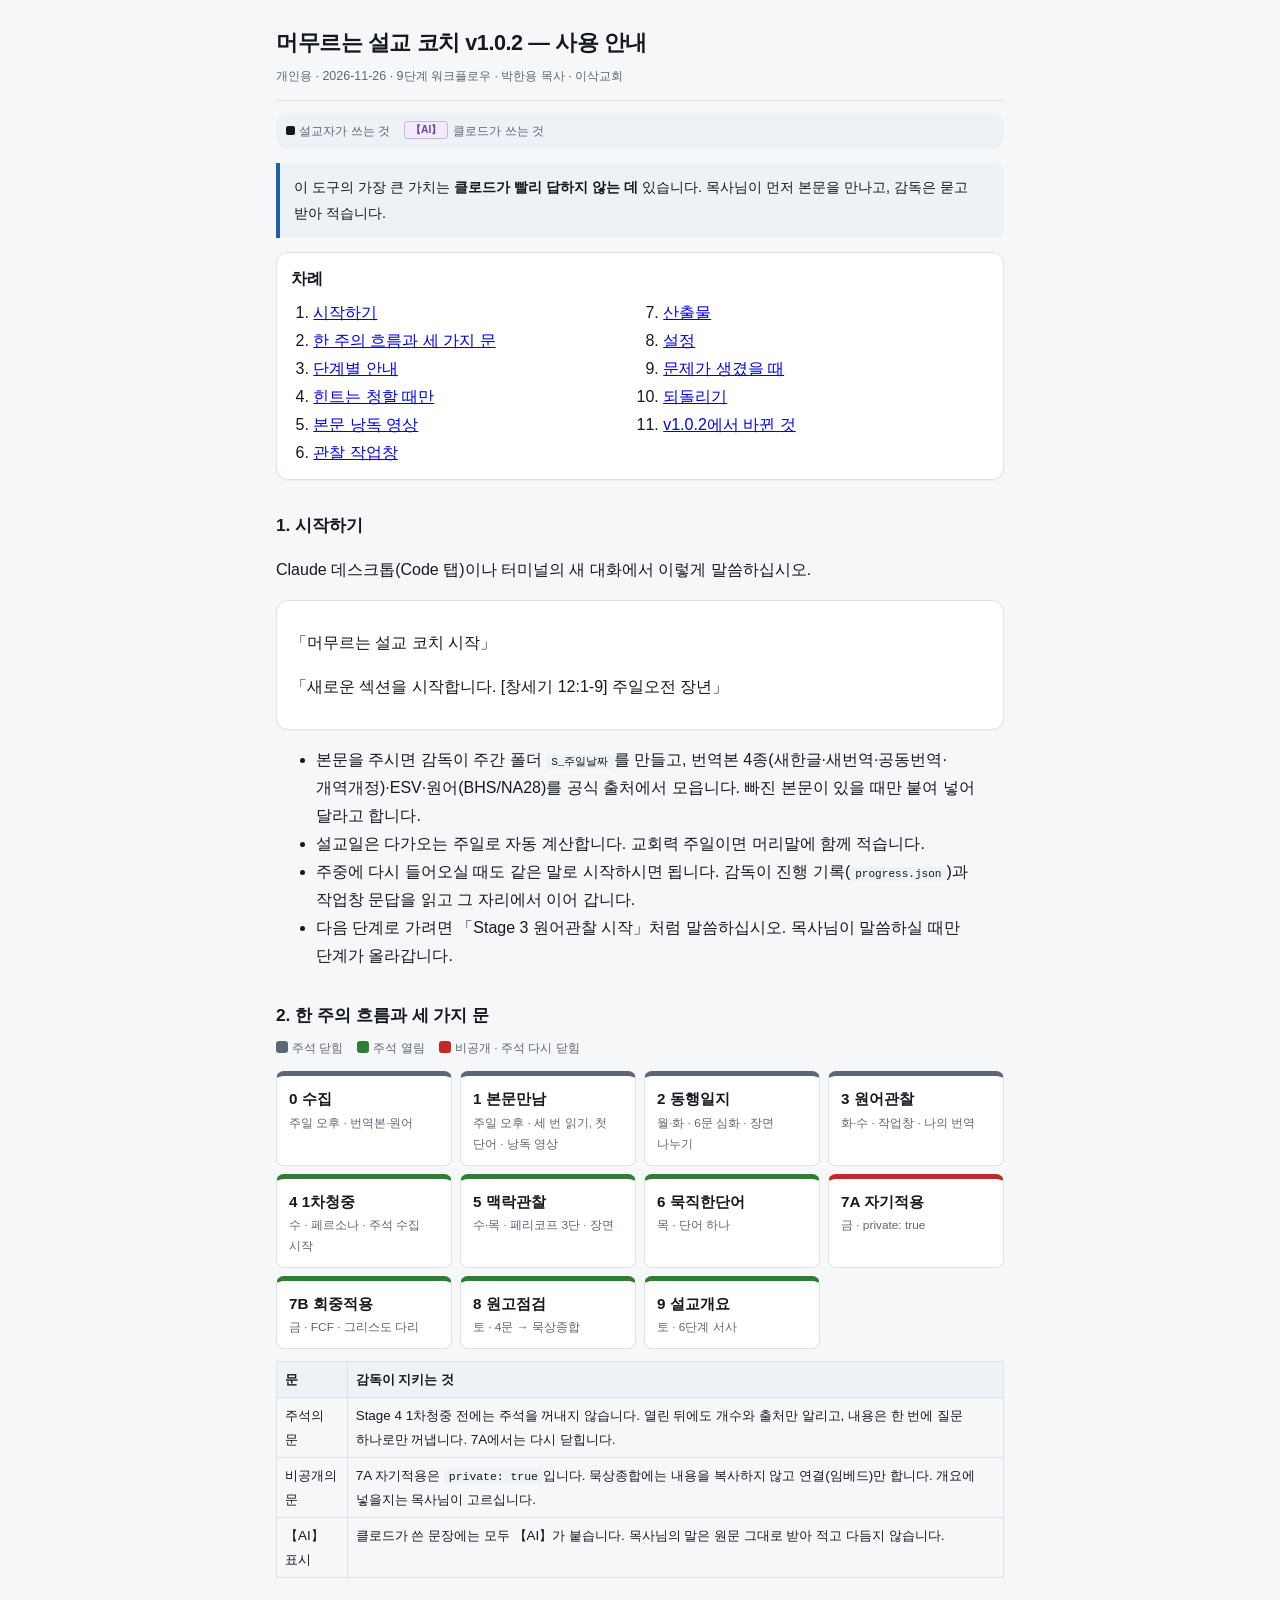
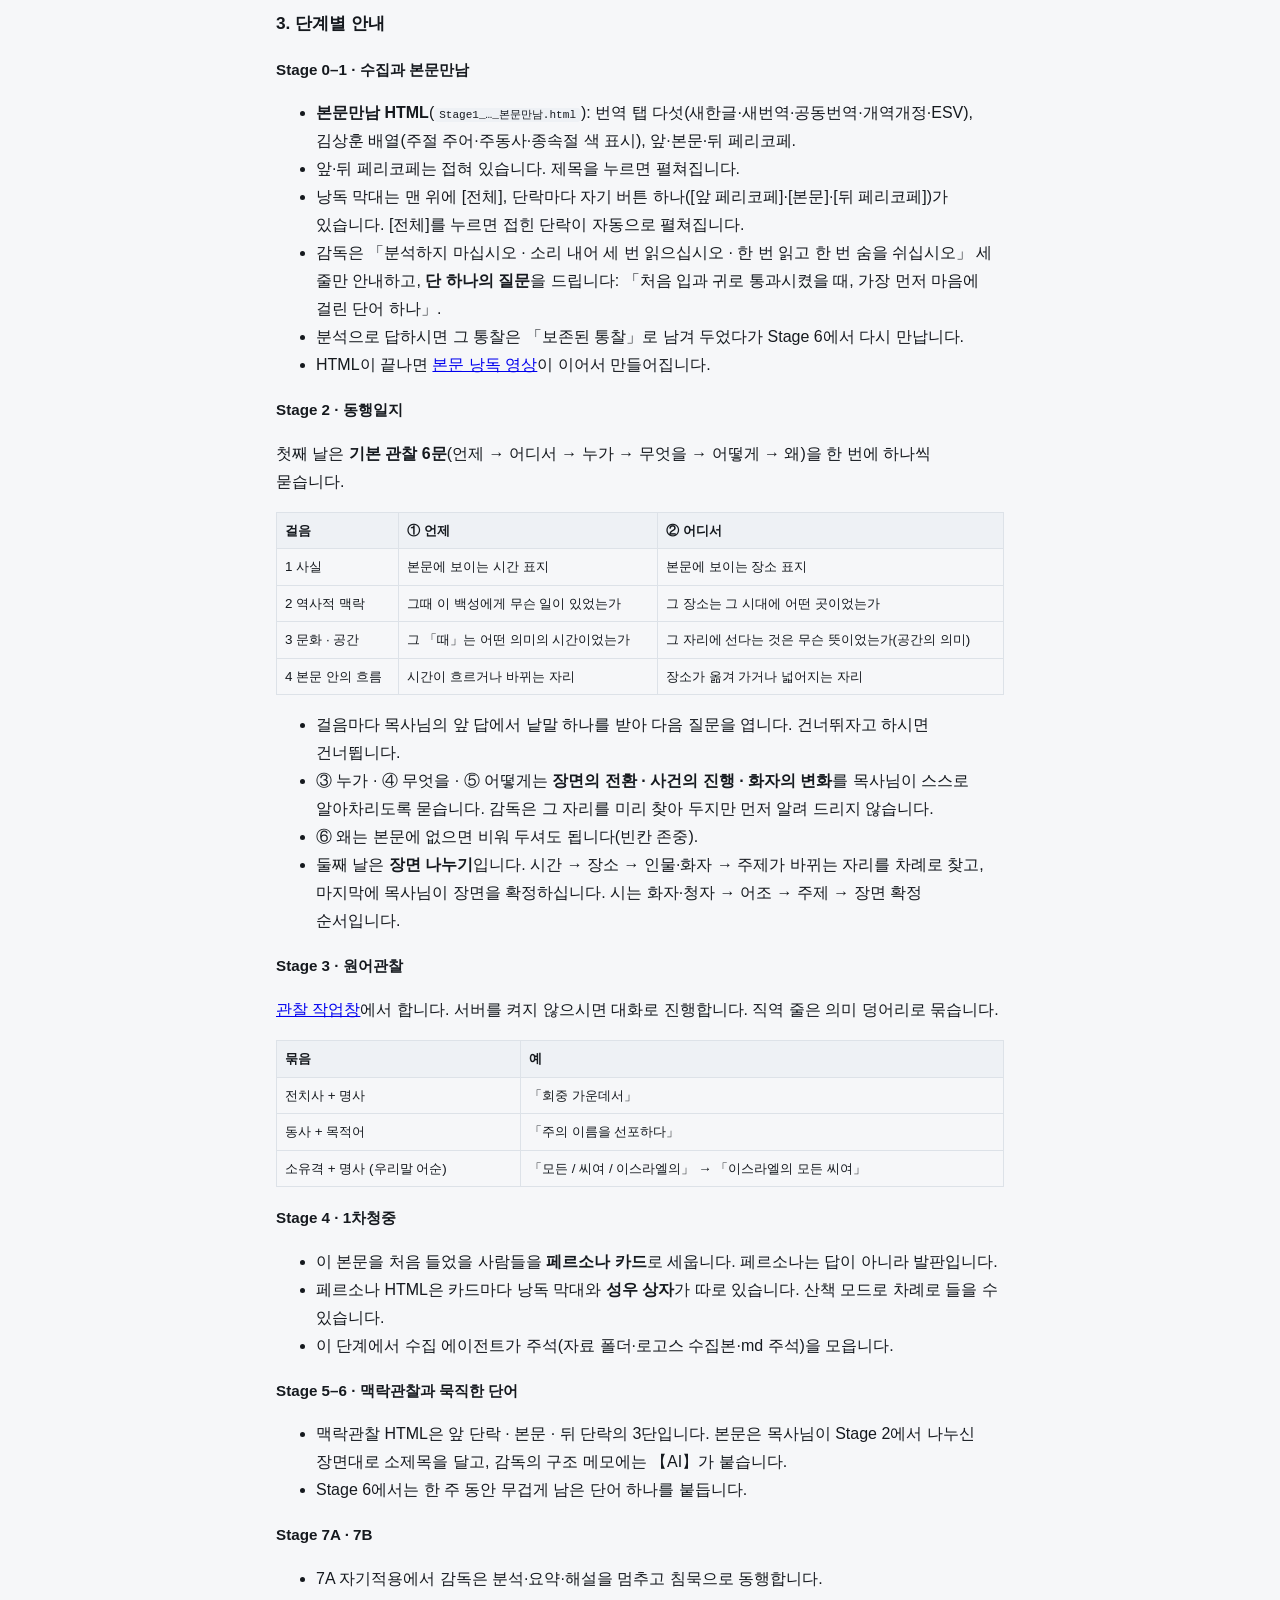
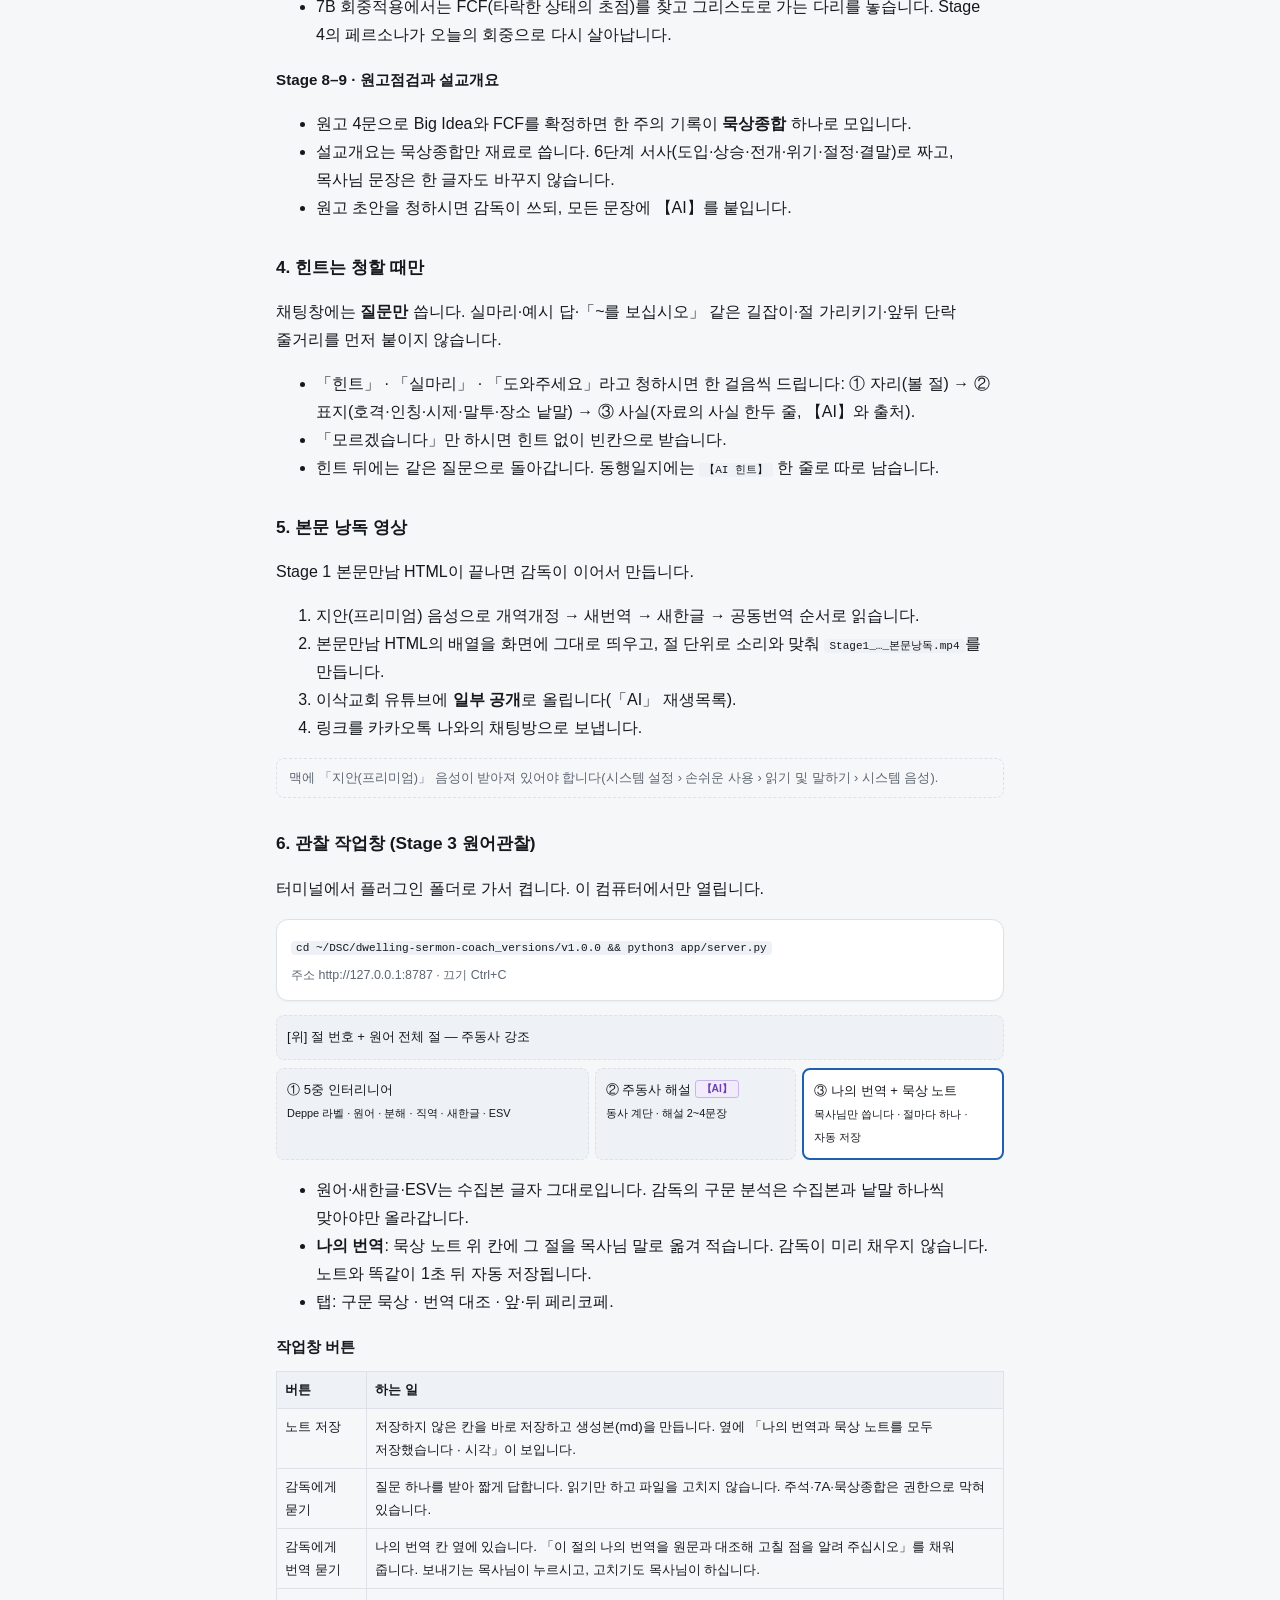
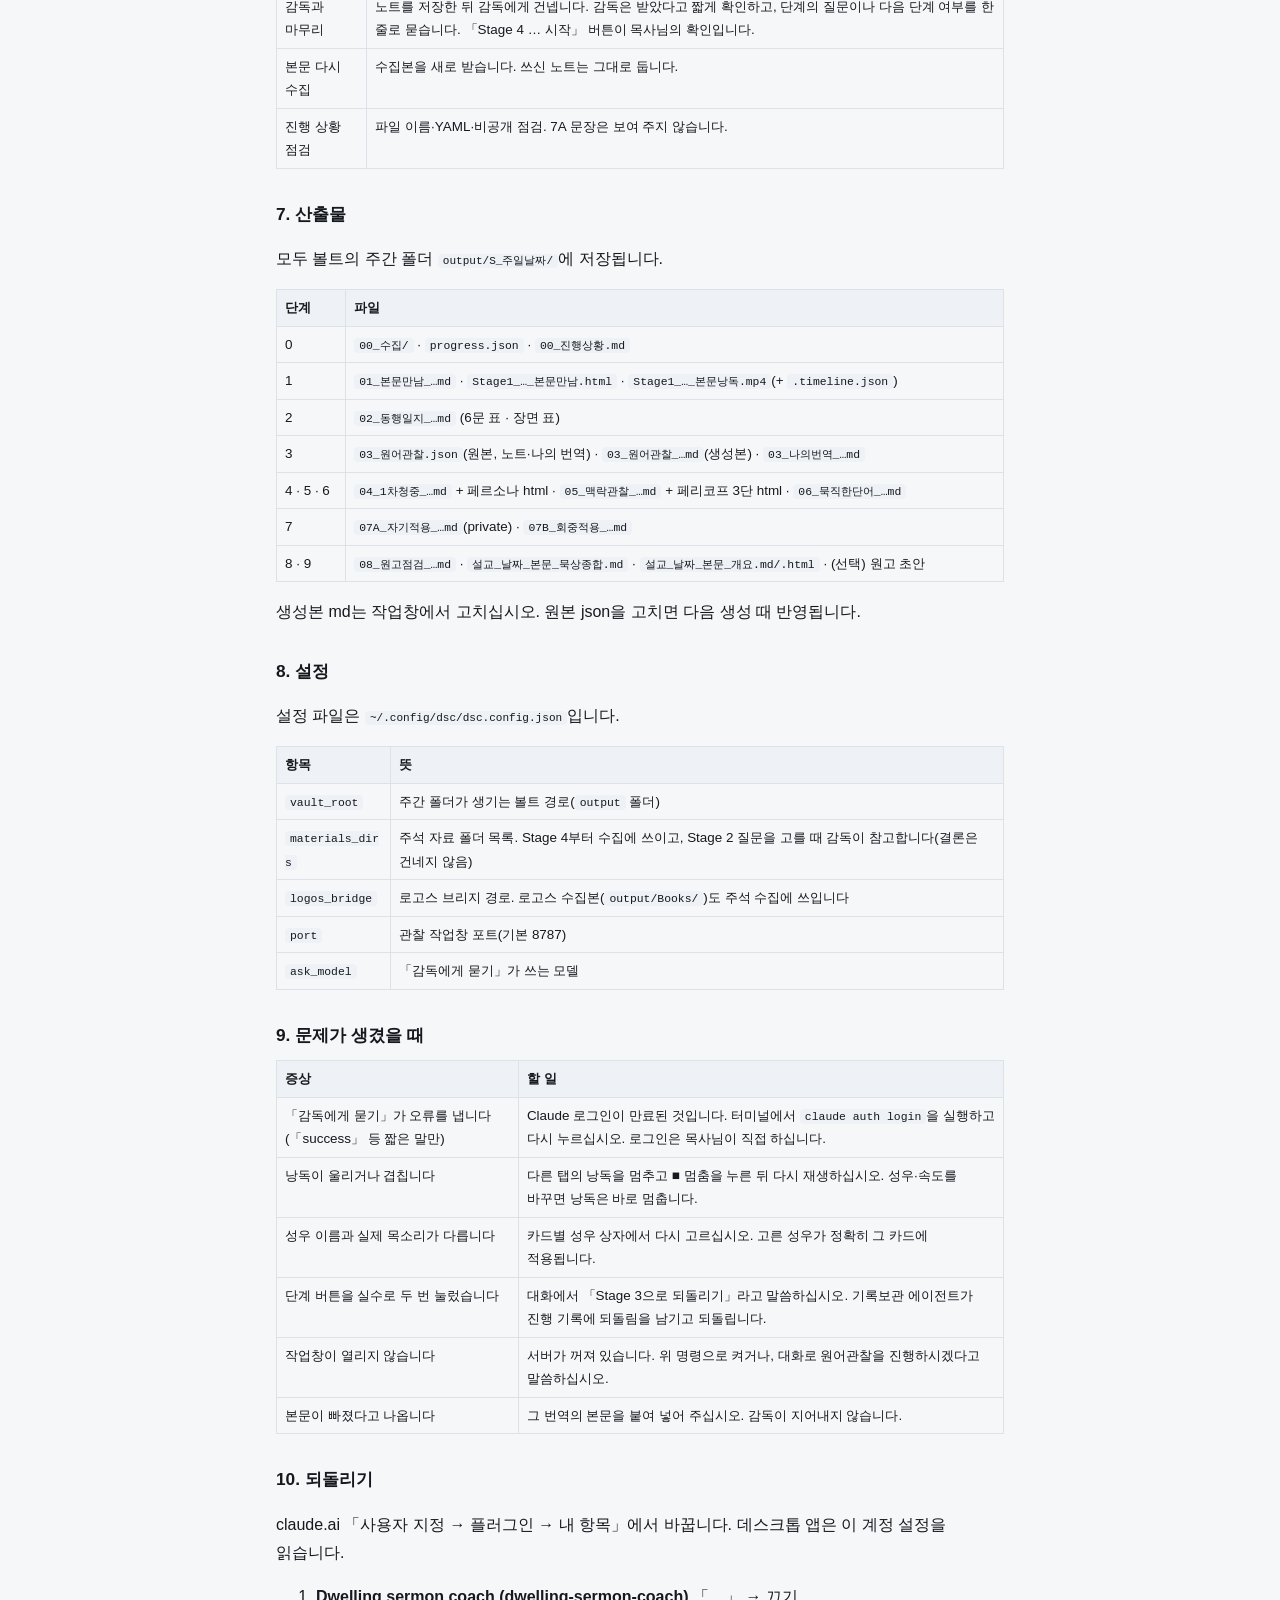
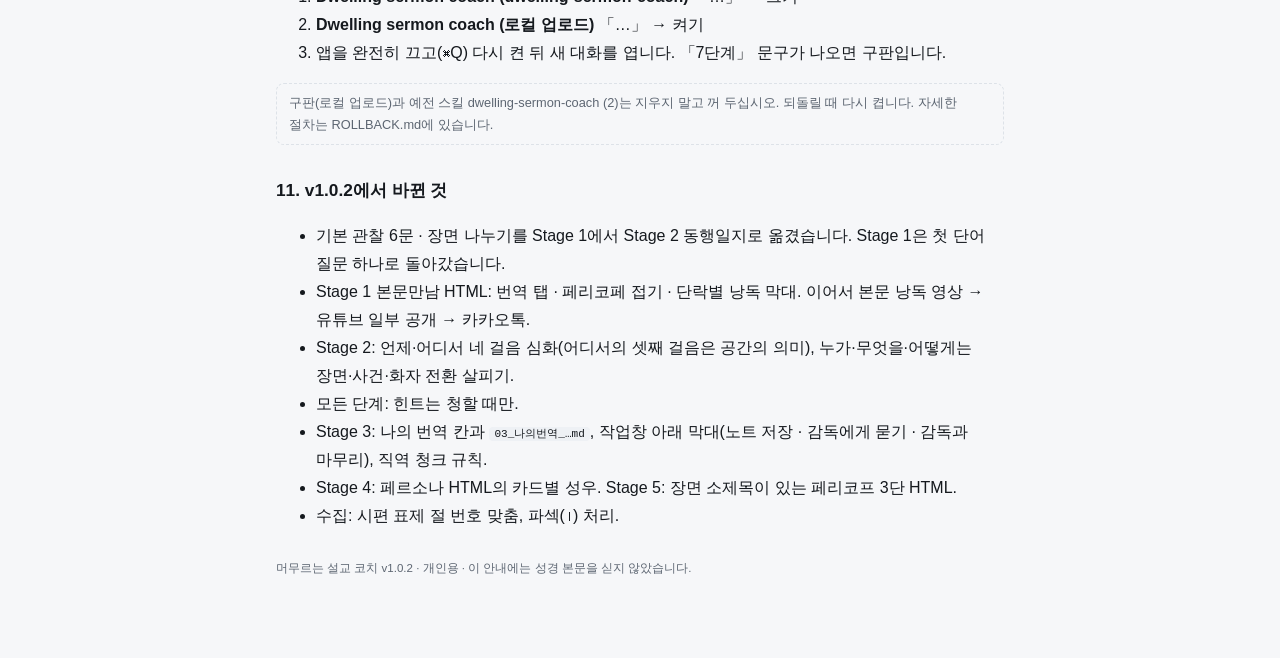
<file: docs/manual.html>
<!doctype html>
<!-- dsc.css v1.0.0 -->
<html lang="ko">
<head>
<meta charset="utf-8">
<meta name="viewport" content="width=device-width, initial-scale=1">
<title>머무르는 설교 코치 사용 안내</title>
<style data-dsc="css">
/* dsc.css v1.0.0 — 머무르는 설교 코치 공통 디자인 (시안 B 「작업대」) */
:root{
 --font-body:-apple-system,BlinkMacSystemFont,"Apple SD Gothic Neo","Pretendard","Noto Sans KR","Malgun Gothic",sans-serif;
 --font-greek:"SBL Greek","New Athena Unicode","Cardo","Gentium Plus","Times New Roman","Noto Serif",Georgia,serif;
 --font-hebrew:"SBL Hebrew","Ezra SIL","Taamey Frank CLM","Noto Serif Hebrew","David Libre","Times New Roman","Arial Hebrew",serif;
 --lh:1.75;--r:12px;--r-s:8px;
 --bg:#f6f7f9;--card:#ffffff;--soft:#eef1f5;--ink:#15191e;--muted:#5d6672;--line:#dde2e8;
 --accent:#1f5fae;--on-accent:#ffffff;
 --ai:#6a3fb5;--ai-bg:#f1ebfb;--ai-line:#c9b5ec;
 --syn-subject:#1e6091;--syn-verb:#a83232;--syn-sub:#2d6a4f;
 --n-intro:#1565c0;--n-rise:#e65100;--n-dev:#2e7d32;--n-crisis:#c62828;--n-climax:#f57f17;--n-end:#4527a0;
 --shade:#eceff3;
}
@media (prefers-color-scheme:dark){:root:not([data-theme="light"]){
 --bg:#0f1318;--card:#171c23;--soft:#1d242d;--ink:#e7ebf0;--muted:#98a3b0;--line:#2a333e;
 --accent:#6fa8ef;--on-accent:#0f1318;--ai:#c3a6f5;--ai-bg:#271f38;--ai-line:#4e3d70;
 --syn-subject:#7cb5e0;--syn-verb:#f08b8b;--syn-sub:#7bc9a3;--shade:#141a21;--n-intro:#7fb2f0;--n-rise:#ffab6e;--n-dev:#7fcf86;--n-crisis:#f08b8b;--n-climax:#ffd166;--n-end:#b7a4f0}}
:root[data-theme="dark"]{
 --bg:#0f1318;--card:#171c23;--soft:#1d242d;--ink:#e7ebf0;--muted:#98a3b0;--line:#2a333e;
 --accent:#6fa8ef;--on-accent:#0f1318;--ai:#c3a6f5;--ai-bg:#271f38;--ai-line:#4e3d70;
 --syn-subject:#7cb5e0;--syn-verb:#f08b8b;--syn-sub:#7bc9a3;--shade:#141a21;--n-intro:#7fb2f0;--n-rise:#ffab6e;--n-dev:#7fcf86;--n-crisis:#f08b8b;--n-climax:#ffd166;--n-end:#b7a4f0}

*{box-sizing:border-box}
html{-webkit-text-size-adjust:100%}
body{margin:0;background:var(--bg);color:var(--ink);font-family:var(--font-body);
 line-height:var(--lh);word-break:keep-all;overflow-wrap:anywhere}
.wrap{max-width:760px;margin:0 auto;padding:24px 16px 80px}
header.dsc-head{padding-bottom:12px;margin-bottom:8px;border-bottom:1px solid var(--line)}
h1{font-size:1.35rem;font-weight:800;letter-spacing:-.02em;margin:0 0 4px}
h2{font-size:1.08rem;font-weight:800;margin:26px 0 8px}
h3{font-size:.95rem;font-weight:700;margin:18px 0 6px}
.meta{font-size:.78rem;color:var(--muted)}
footer.dsc-foot{margin-top:28px;font-size:.72rem;color:var(--muted)}

/* 설교자 원문 / AI 문장 */
.preacher-text{color:var(--ink)}
.claude-text{color:var(--ai)}
.ai-badge{display:inline-block;font-size:.64rem;font-weight:700;line-height:1.5;padding:0 6px;margin-right:5px;
 border-radius:3px;background:var(--ai-bg);color:var(--ai);border:1px solid var(--ai-line);vertical-align:.12em;font-style:normal}
.persona-block{margin:14px 0;padding:14px 16px;background:var(--card);border:1px solid var(--line);
 border-left:4px solid var(--accent);border-radius:var(--r);line-height:1.95}
.legend-bar{display:flex;flex-wrap:wrap;gap:8px 14px;align-items:center;font-size:.74rem;color:var(--muted);
 padding:8px 10px;margin:12px 0;background:var(--soft);border-radius:var(--r)}
.legend-bar .sw{display:inline-block;width:.8em;height:.8em;border-radius:2px;vertical-align:-.05em;margin-right:4px}

/* 본문 시각화 (김상훈 배열) */
.c-s{color:var(--syn-subject);font-weight:700}
.c-v{color:var(--syn-verb);font-weight:700}
.c-g{color:var(--syn-sub)}
.ln{display:block}
.ln.i1{padding-left:1.4em}.ln.i2{padding-left:2.8em}.ln.i3{padding-left:4.2em}
.greek{font-family:var(--font-greek);font-size:1.2em;line-height:1.7}
.hebrew{font-family:var(--font-hebrew);font-size:1.2em;line-height:1.8;direction:rtl;text-align:right}
.hebrew .ln.i1{padding-left:0;padding-right:1.4em}.hebrew .ln.i2{padding-left:0;padding-right:2.8em}.hebrew .ln.i3{padding-left:0;padding-right:4.2em}

/* 카드·블록 */
.card{background:var(--card);border:1px solid var(--line);border-radius:var(--r);margin:14px 0;
 box-shadow:0 1px 2px rgba(0,0,0,.04);overflow:hidden}
.card-h{display:flex;justify-content:space-between;align-items:center;gap:8px;flex-wrap:wrap;
 padding:10px 14px;font-size:.84rem;font-weight:700;color:var(--muted);border-bottom:1px solid var(--line)}
.card-b{padding:12px 14px}
.vn{font-weight:800;color:var(--accent);padding:10px 14px 0}
.vrow{padding:10px 14px;border-top:1px solid var(--line)}
.vrow:first-of-type{border-top:0}
.tr{font-size:.68rem;font-weight:700;color:var(--muted);letter-spacing:.04em;margin-bottom:2px}
.missing{color:var(--muted);font-style:normal}
.guide{background:var(--soft);border-left:4px solid var(--accent);border-radius:0 var(--r-s) var(--r-s) 0;
 padding:12px 14px;margin:14px 0;font-size:.9rem}
.question{margin-top:22px;background:var(--card);border:2px solid var(--accent);border-radius:var(--r);padding:16px}
.question h2{margin:0 0 8px;font-size:.95rem;color:var(--accent)}
.notice{font-size:.8rem;color:var(--muted);padding:8px 12px;border:1px dashed var(--line);border-radius:var(--r-s);margin:12px 0}

/* Stage 5 페리코프 3단 */
.peri{border-radius:var(--r);padding:14px;margin:12px 0;border:1px solid var(--line);background:var(--shade)}
.peri.main{background:var(--card);border:2px solid var(--accent);font-size:1.06rem}
.peri-h{font-size:.8rem;font-weight:800;color:var(--muted);margin-bottom:6px}
.peri.main .peri-h{color:var(--accent)}

/* 설교개요 6단계 서사 */
.narr{display:grid;grid-template-columns:repeat(6,minmax(0,1fr));gap:4px;margin:10px 0}
.narr span{font-size:.68rem;text-align:center;padding:6px 0;border-radius:var(--r-s);color:#fff;font-weight:700}
.n-intro{--n:var(--n-intro)}.n-rise{--n:var(--n-rise)}.n-dev{--n:var(--n-dev)}
.n-crisis{--n:var(--n-crisis)}.n-climax{--n:var(--n-climax)}.n-end{--n:var(--n-end)}
.narr span{background:var(--n)}
.narr .n-rise,.narr .n-climax{color:#1a1a1a}
:root[data-theme="dark"] .narr span{color:#111}
@media (prefers-color-scheme:dark){:root:not([data-theme="light"]) .narr span{color:#111}}
.move{border-left:5px solid var(--n);background:var(--card);border-radius:0 var(--r) var(--r) 0;
 padding:12px 14px;margin:12px 0;border-top:1px solid var(--line);border-right:1px solid var(--line);border-bottom:1px solid var(--line)}
.move-h{font-size:.78rem;font-weight:800;color:var(--n)}

/* 낭독(TTS) 조절 */
.dsc-tts{display:flex;flex-wrap:wrap;gap:6px;align-items:center;font-size:.8rem;margin:10px 0;
 padding:8px 10px;background:var(--card);border:1px solid var(--line);border-radius:var(--r)}
.dsc-tts select,.dsc-tts button,.dsc-play{font:inherit;font-size:.8rem;padding:5px 10px;border-radius:var(--r-s);
 border:1px solid var(--line);background:var(--bg);color:var(--ink);cursor:pointer;max-width:100%}
.dsc-tts select.dsc-voice{max-width:220px}
.dsc-play{background:var(--accent);border-color:var(--accent);color:var(--on-accent);font-weight:700}
.dsc-play:disabled,.dsc-tts button:disabled{opacity:.45;cursor:not-allowed}
.dsc-tts-msg{color:var(--muted);font-size:.74rem}
.dsc-speaking{background:var(--soft);border-radius:var(--r-s);outline:2px solid var(--accent);outline-offset:2px}

@media (max-width:480px){
 .wrap{padding:18px 16px 70px}
 h1{font-size:1.2rem}
 .ln.i1{padding-left:1em}.ln.i2{padding-left:2em}.ln.i3{padding-left:3em}
 .hebrew .ln.i1,.hebrew .ln.i2,.hebrew .ln.i3{padding-left:0}
 .hebrew .ln.i1{padding-right:1em}.hebrew .ln.i2{padding-right:2em}.hebrew .ln.i3{padding-right:3em}
 .dsc-tts select.dsc-voice{max-width:100%;flex:1 1 100%}
}
@media print{.dsc-tts,.dsc-play{display:none}body{background:#fff}}
</style>
</head>
<body>
<style>
.flow{display:grid;grid-template-columns:repeat(auto-fill,minmax(150px,1fr));gap:8px;margin:12px 0}
.st{border:1px solid var(--line);border-radius:var(--r-s);background:var(--card);padding:10px 12px;border-top:5px solid var(--g)}
.st b{display:block;font-size:.95rem}.st small{color:var(--muted);font-size:.74rem;display:block}
.g-shut{--g:var(--muted)}.g-open{--g:var(--n-dev)}.g-priv{--g:var(--n-crisis)}
.keys{display:flex;flex-wrap:wrap;gap:6px 14px;font-size:.76rem;color:var(--muted);margin:6px 0 2px}
.keys i{display:inline-block;width:12px;height:12px;border-radius:3px;vertical-align:-1px;margin-right:4px}
.ws{display:grid;grid-template-columns:1.55fr 1fr 1fr;gap:6px;margin:8px 0}
.ws>div,.ws-top{border:1px dashed var(--line);border-radius:var(--r-s);padding:10px;background:var(--soft);font-size:.82rem}
.ws-top{margin-top:8px}
.ws .me{background:var(--card);border:2px solid var(--accent)}
@media (max-width:600px){.ws{grid-template-columns:1fr}}
table{width:100%;border-collapse:collapse;font-size:.84rem;margin:10px 0}
th,td{border:1px solid var(--line);padding:6px 8px;text-align:left;vertical-align:top}
th{background:var(--soft)}
code{font-size:.85em;background:var(--soft);padding:1px 5px;border-radius:4px;word-break:break-all}
h2{margin-top:30px}
.toc ol{margin:6px 0 0;padding-left:1.4em;columns:2;column-gap:24px}
@media (max-width:600px){.toc ol{columns:1}}
</style>
<div class="wrap">
<header class="dsc-head">
<h1>머무르는 설교 코치 v1.0.2 — 사용 안내</h1>
<div class="meta">개인용 · 2026-11-26 · 9단계 워크플로우 · 박한용 목사 · 이삭교회</div>
</header>

<div class="legend-bar">
<span><i class="sw" style="background:var(--ink)"></i>설교자가 쓰는 것</span>
<span><span class="ai-badge">【AI】</span>클로드가 쓰는 것</span>
</div>

<main id="body">
<div class="guide">이 도구의 가장 큰 가치는 <b>클로드가 빨리 답하지 않는 데</b> 있습니다. 목사님이 먼저 본문을 만나고, 감독은 묻고 받아 적습니다.</div>

<nav class="toc card"><div class="card-b">
<b>차례</b>
<ol>
<li><a href="#start">시작하기</a></li>
<li><a href="#week">한 주의 흐름과 세 가지 문</a></li>
<li><a href="#stages">단계별 안내</a></li>
<li><a href="#hint">힌트는 청할 때만</a></li>
<li><a href="#video">본문 낭독 영상</a></li>
<li><a href="#ws">관찰 작업창</a></li>
<li><a href="#files">산출물</a></li>
<li><a href="#config">설정</a></li>
<li><a href="#trouble">문제가 생겼을 때</a></li>
<li><a href="#rollback">되돌리기</a></li>
<li><a href="#new">v1.0.2에서 바뀐 것</a></li>
</ol>
</div></nav>

<h2 id="start">1. 시작하기</h2>
<p class="preacher-text">Claude 데스크톱(Code 탭)이나 터미널의 새 대화에서 이렇게 말씀하십시오.</p>
<div class="card"><div class="card-b">
<p>「머무르는 설교 코치 시작」</p>
<p>「새로운 섹션을 시작합니다. [창세기 12:1-9] 주일오전 장년」</p>
</div></div>
<ul>
<li class="preacher-text">본문을 주시면 감독이 주간 폴더 <code>S_주일날짜</code>를 만들고, 번역본 4종(새한글·새번역·공동번역·개역개정)·ESV·원어(BHS/NA28)를 공식 출처에서 모읍니다. 빠진 본문이 있을 때만 붙여 넣어 달라고 합니다.</li>
<li class="preacher-text">설교일은 다가오는 주일로 자동 계산합니다. 교회력 주일이면 머리말에 함께 적습니다.</li>
<li class="preacher-text">주중에 다시 들어오실 때도 같은 말로 시작하시면 됩니다. 감독이 진행 기록(<code>progress.json</code>)과 작업창 문답을 읽고 그 자리에서 이어 갑니다.</li>
<li class="preacher-text">다음 단계로 가려면 「Stage 3 원어관찰 시작」처럼 말씀하십시오. 목사님이 말씀하실 때만 단계가 올라갑니다.</li>
</ul>

<h2 id="week">2. 한 주의 흐름과 세 가지 문</h2>
<div class="keys"><span><i style="background:var(--muted)"></i>주석 닫힘</span><span><i style="background:var(--n-dev)"></i>주석 열림</span><span><i style="background:var(--n-crisis)"></i>비공개 · 주석 다시 닫힘</span></div>
<div class="flow">
<div class="st g-shut"><b>0 수집</b><small>주일 오후 · 번역본·원어</small></div>
<div class="st g-shut"><b>1 본문만남</b><small>주일 오후 · 세 번 읽기, 첫 단어 · 낭독 영상</small></div>
<div class="st g-shut"><b>2 동행일지</b><small>월·화 · 6문 심화 · 장면 나누기</small></div>
<div class="st g-shut"><b>3 원어관찰</b><small>화·수 · 작업창 · 나의 번역</small></div>
<div class="st g-open"><b>4 1차청중</b><small>수 · 페르소나 · 주석 수집 시작</small></div>
<div class="st g-open"><b>5 맥락관찰</b><small>수·목 · 페리코프 3단 · 장면</small></div>
<div class="st g-open"><b>6 묵직한단어</b><small>목 · 단어 하나</small></div>
<div class="st g-priv"><b>7A 자기적용</b><small>금 · private: true</small></div>
<div class="st g-open"><b>7B 회중적용</b><small>금 · FCF · 그리스도 다리</small></div>
<div class="st g-open"><b>8 원고점검</b><small>토 · 4문 → 묵상종합</small></div>
<div class="st g-open"><b>9 설교개요</b><small>토 · 6단계 서사</small></div>
</div>
<table>
<tr><th>문</th><th>감독이 지키는 것</th></tr>
<tr><td>주석의 문</td><td>Stage 4 1차청중 전에는 주석을 꺼내지 않습니다. 열린 뒤에도 개수와 출처만 알리고, 내용은 한 번에 질문 하나로만 꺼냅니다. 7A에서는 다시 닫힙니다.</td></tr>
<tr><td>비공개의 문</td><td>7A 자기적용은 <code>private: true</code>입니다. 묵상종합에는 내용을 복사하지 않고 연결(임베드)만 합니다. 개요에 넣을지는 목사님이 고르십니다.</td></tr>
<tr><td>【AI】 표시</td><td>클로드가 쓴 문장에는 모두 【AI】가 붙습니다. 목사님의 말은 원문 그대로 받아 적고 다듬지 않습니다.</td></tr>
</table>

<h2 id="stages">3. 단계별 안내</h2>

<h3>Stage 0–1 · 수집과 본문만남</h3>
<ul>
<li class="preacher-text"><b>본문만남 HTML</b>(<code>Stage1_…_본문만남.html</code>): 번역 탭 다섯(새한글·새번역·공동번역·개역개정·ESV), 김상훈 배열(주절 주어·주동사·종속절 색 표시), 앞·본문·뒤 페리코페.</li>
<li class="preacher-text">앞·뒤 페리코페는 접혀 있습니다. 제목을 누르면 펼쳐집니다.</li>
<li class="preacher-text">낭독 막대는 맨 위에 [전체], 단락마다 자기 버튼 하나([앞 페리코페]·[본문]·[뒤 페리코페])가 있습니다. [전체]를 누르면 접힌 단락이 자동으로 펼쳐집니다.</li>
<li class="preacher-text">감독은 「분석하지 마십시오 · 소리 내어 세 번 읽으십시오 · 한 번 읽고 한 번 숨을 쉬십시오」 세 줄만 안내하고, <b>단 하나의 질문</b>을 드립니다: 「처음 입과 귀로 통과시켰을 때, 가장 먼저 마음에 걸린 단어 하나」.</li>
<li class="preacher-text">분석으로 답하시면 그 통찰은 「보존된 통찰」로 남겨 두었다가 Stage 6에서 다시 만납니다.</li>
<li class="preacher-text">HTML이 끝나면 <a href="#video">본문 낭독 영상</a>이 이어서 만들어집니다.</li>
</ul>

<h3>Stage 2 · 동행일지</h3>
<p class="preacher-text">첫째 날은 <b>기본 관찰 6문</b>(언제 → 어디서 → 누가 → 무엇을 → 어떻게 → 왜)을 한 번에 하나씩 묻습니다.</p>
<table>
<tr><th>걸음</th><th>① 언제</th><th>② 어디서</th></tr>
<tr><td>1 사실</td><td>본문에 보이는 시간 표지</td><td>본문에 보이는 장소 표지</td></tr>
<tr><td>2 역사적 맥락</td><td>그때 이 백성에게 무슨 일이 있었는가</td><td>그 장소는 그 시대에 어떤 곳이었는가</td></tr>
<tr><td>3 문화 · 공간</td><td>그 「때」는 어떤 의미의 시간이었는가</td><td>그 자리에 선다는 것은 무슨 뜻이었는가(공간의 의미)</td></tr>
<tr><td>4 본문 안의 흐름</td><td>시간이 흐르거나 바뀌는 자리</td><td>장소가 옮겨 가거나 넓어지는 자리</td></tr>
</table>
<ul>
<li class="preacher-text">걸음마다 목사님의 앞 답에서 낱말 하나를 받아 다음 질문을 엽니다. 건너뛰자고 하시면 건너뜁니다.</li>
<li class="preacher-text">③ 누가 · ④ 무엇을 · ⑤ 어떻게는 <b>장면의 전환 · 사건의 진행 · 화자의 변화</b>를 목사님이 스스로 알아차리도록 묻습니다. 감독은 그 자리를 미리 찾아 두지만 먼저 알려 드리지 않습니다.</li>
<li class="preacher-text">⑥ 왜는 본문에 없으면 비워 두셔도 됩니다(빈칸 존중).</li>
<li class="preacher-text">둘째 날은 <b>장면 나누기</b>입니다. 시간 → 장소 → 인물·화자 → 주제가 바뀌는 자리를 차례로 찾고, 마지막에 목사님이 장면을 확정하십니다. 시는 화자·청자 → 어조 → 주제 → 장면 확정 순서입니다.</li>
</ul>

<h3>Stage 3 · 원어관찰</h3>
<p class="preacher-text"><a href="#ws">관찰 작업창</a>에서 합니다. 서버를 켜지 않으시면 대화로 진행합니다. 직역 줄은 의미 덩어리로 묶습니다.</p>
<table>
<tr><th>묶음</th><th>예</th></tr>
<tr><td>전치사 + 명사</td><td>「회중 가운데서」</td></tr>
<tr><td>동사 + 목적어</td><td>「주의 이름을 선포하다」</td></tr>
<tr><td>소유격 + 명사 (우리말 어순)</td><td>「모든 / 씨여 / 이스라엘의」 → 「이스라엘의 모든 씨여」</td></tr>
</table>

<h3>Stage 4 · 1차청중</h3>
<ul>
<li class="preacher-text">이 본문을 처음 들었을 사람들을 <b>페르소나 카드</b>로 세웁니다. 페르소나는 답이 아니라 발판입니다.</li>
<li class="preacher-text">페르소나 HTML은 카드마다 낭독 막대와 <b>성우 상자</b>가 따로 있습니다. 산책 모드로 차례로 들을 수 있습니다.</li>
<li class="preacher-text">이 단계에서 수집 에이전트가 주석(자료 폴더·로고스 수집본·md 주석)을 모읍니다.</li>
</ul>

<h3>Stage 5–6 · 맥락관찰과 묵직한 단어</h3>
<ul>
<li class="preacher-text">맥락관찰 HTML은 앞 단락 · 본문 · 뒤 단락의 3단입니다. 본문은 목사님이 Stage 2에서 나누신 장면대로 소제목을 달고, 감독의 구조 메모에는 【AI】가 붙습니다.</li>
<li class="preacher-text">Stage 6에서는 한 주 동안 무겁게 남은 단어 하나를 붙듭니다.</li>
</ul>

<h3>Stage 7A · 7B</h3>
<ul>
<li class="preacher-text">7A 자기적용에서 감독은 분석·요약·해설을 멈추고 침묵으로 동행합니다.</li>
<li class="preacher-text">7B 회중적용에서는 FCF(타락한 상태의 초점)를 찾고 그리스도로 가는 다리를 놓습니다. Stage 4의 페르소나가 오늘의 회중으로 다시 살아납니다.</li>
</ul>

<h3>Stage 8–9 · 원고점검과 설교개요</h3>
<ul>
<li class="preacher-text">원고 4문으로 Big Idea와 FCF를 확정하면 한 주의 기록이 <b>묵상종합</b> 하나로 모입니다.</li>
<li class="preacher-text">설교개요는 묵상종합만 재료로 씁니다. 6단계 서사(도입·상승·전개·위기·절정·결말)로 짜고, 목사님 문장은 한 글자도 바꾸지 않습니다.</li>
<li class="preacher-text">원고 초안을 청하시면 감독이 쓰되, 모든 문장에 【AI】를 붙입니다.</li>
</ul>

<h2 id="hint">4. 힌트는 청할 때만</h2>
<p class="preacher-text">채팅창에는 <b>질문만</b> 씁니다. 실마리·예시 답·「~를 보십시오」 같은 길잡이·절 가리키기·앞뒤 단락 줄거리를 먼저 붙이지 않습니다.</p>
<ul>
<li class="preacher-text">「힌트」 · 「실마리」 · 「도와주세요」라고 청하시면 한 걸음씩 드립니다: ① 자리(볼 절) → ② 표지(호격·인칭·시제·말투·장소 낱말) → ③ 사실(자료의 사실 한두 줄, 【AI】와 출처).</li>
<li class="preacher-text">「모르겠습니다」만 하시면 힌트 없이 빈칸으로 받습니다.</li>
<li class="preacher-text">힌트 뒤에는 같은 질문으로 돌아갑니다. 동행일지에는 <code>【AI 힌트】</code> 한 줄로 따로 남습니다.</li>
</ul>

<h2 id="video">5. 본문 낭독 영상</h2>
<p class="preacher-text">Stage 1 본문만남 HTML이 끝나면 감독이 이어서 만듭니다.</p>
<ol>
<li class="preacher-text">지안(프리미엄) 음성으로 개역개정 → 새번역 → 새한글 → 공동번역 순서로 읽습니다.</li>
<li class="preacher-text">본문만남 HTML의 배열을 화면에 그대로 띄우고, 절 단위로 소리와 맞춰 <code>Stage1_…_본문낭독.mp4</code>를 만듭니다.</li>
<li class="preacher-text">이삭교회 유튜브에 <b>일부 공개</b>로 올립니다(「AI」 재생목록).</li>
<li class="preacher-text">링크를 카카오톡 나와의 채팅방으로 보냅니다.</li>
</ol>
<p class="notice">맥에 「지안(프리미엄)」 음성이 받아져 있어야 합니다(시스템 설정 › 손쉬운 사용 › 읽기 및 말하기 › 시스템 음성).</p>

<h2 id="ws">6. 관찰 작업창 (Stage 3 원어관찰)</h2>
<p class="preacher-text">터미널에서 플러그인 폴더로 가서 켭니다. 이 컴퓨터에서만 열립니다.</p>
<div class="card"><div class="card-b"><code>cd ~/DSC/dwelling-sermon-coach_versions/v1.0.0 &amp;&amp; python3 app/server.py</code><br><small class="meta">주소 http://127.0.0.1:8787 · 끄기 Ctrl+C</small></div></div>
<div class="ws-top">[위] 절 번호 + 원어 전체 절 — 주동사 강조</div>
<div class="ws">
<div>① 5중 인터리니어<br><small>Deppe 라벨 · 원어 · 분해 · 직역 · 새한글 · ESV</small></div>
<div>② 주동사 해설 <span class="ai-badge">【AI】</span><br><small>동사 계단 · 해설 2~4문장</small></div>
<div class="me">③ 나의 번역 + 묵상 노트<br><small>목사님만 씁니다 · 절마다 하나 · 자동 저장</small></div>
</div>
<ul>
<li class="preacher-text">원어·새한글·ESV는 수집본 글자 그대로입니다. 감독의 구문 분석은 수집본과 낱말 하나씩 맞아야만 올라갑니다.</li>
<li class="preacher-text"><b>나의 번역</b>: 묵상 노트 위 칸에 그 절을 목사님 말로 옮겨 적습니다. 감독이 미리 채우지 않습니다. 노트와 똑같이 1초 뒤 자동 저장됩니다.</li>
<li class="preacher-text">탭: 구문 묵상 · 번역 대조 · 앞·뒤 페리코페.</li>
</ul>
<h3>작업창 버튼</h3>
<table>
<tr><th>버튼</th><th>하는 일</th></tr>
<tr><td>노트 저장</td><td>저장하지 않은 칸을 바로 저장하고 생성본(md)을 만듭니다. 옆에 「나의 번역과 묵상 노트를 모두 저장했습니다 · 시각」이 보입니다.</td></tr>
<tr><td>감독에게 묻기</td><td>질문 하나를 받아 짧게 답합니다. 읽기만 하고 파일을 고치지 않습니다. 주석·7A·묵상종합은 권한으로 막혀 있습니다.</td></tr>
<tr><td>감독에게 번역 묻기</td><td>나의 번역 칸 옆에 있습니다. 「이 절의 나의 번역을 원문과 대조해 고칠 점을 알려 주십시오」를 채워 줍니다. 보내기는 목사님이 누르시고, 고치기도 목사님이 하십니다.</td></tr>
<tr><td>감독과 마무리</td><td>노트를 저장한 뒤 감독에게 건넵니다. 감독은 받았다고 짧게 확인하고, 단계의 질문이나 다음 단계 여부를 한 줄로 묻습니다. 「Stage 4 … 시작」 버튼이 목사님의 확인입니다.</td></tr>
<tr><td>본문 다시 수집</td><td>수집본을 새로 받습니다. 쓰신 노트는 그대로 둡니다.</td></tr>
<tr><td>진행 상황 점검</td><td>파일 이름·YAML·비공개 점검. 7A 문장은 보여 주지 않습니다.</td></tr>
</table>

<h2 id="files">7. 산출물</h2>
<p class="preacher-text">모두 볼트의 주간 폴더 <code>output/S_주일날짜/</code>에 저장됩니다.</p>
<table>
<tr><th>단계</th><th>파일</th></tr>
<tr><td>0</td><td><code>00_수집/</code> · <code>progress.json</code> · <code>00_진행상황.md</code></td></tr>
<tr><td>1</td><td><code>01_본문만남_…md</code> · <code>Stage1_…_본문만남.html</code> · <code>Stage1_…_본문낭독.mp4</code>(+ <code>.timeline.json</code>)</td></tr>
<tr><td>2</td><td><code>02_동행일지_…md</code> (6문 표 · 장면 표)</td></tr>
<tr><td>3</td><td><code>03_원어관찰.json</code>(원본, 노트·나의 번역) · <code>03_원어관찰_…md</code>(생성본) · <code>03_나의번역_…md</code></td></tr>
<tr><td>4 · 5 · 6</td><td><code>04_1차청중_…md</code> + 페르소나 html · <code>05_맥락관찰_…md</code> + 페리코프 3단 html · <code>06_묵직한단어_…md</code></td></tr>
<tr><td>7</td><td><code>07A_자기적용_…md</code>(private) · <code>07B_회중적용_…md</code></td></tr>
<tr><td>8 · 9</td><td><code>08_원고점검_…md</code> · <code>설교_날짜_본문_묵상종합.md</code> · <code>설교_날짜_본문_개요.md/.html</code> · (선택) 원고 초안</td></tr>
</table>
<p class="preacher-text">생성본 md는 작업창에서 고치십시오. 원본 json을 고치면 다음 생성 때 반영됩니다.</p>

<h2 id="config">8. 설정</h2>
<p class="preacher-text">설정 파일은 <code>~/.config/dsc/dsc.config.json</code>입니다.</p>
<table>
<tr><th>항목</th><th>뜻</th></tr>
<tr><td><code>vault_root</code></td><td>주간 폴더가 생기는 볼트 경로(<code>output</code> 폴더)</td></tr>
<tr><td><code>materials_dirs</code></td><td>주석 자료 폴더 목록. Stage 4부터 수집에 쓰이고, Stage 2 질문을 고를 때 감독이 참고합니다(결론은 건네지 않음)</td></tr>
<tr><td><code>logos_bridge</code></td><td>로고스 브리지 경로. 로고스 수집본(<code>output/Books/</code>)도 주석 수집에 쓰입니다</td></tr>
<tr><td><code>port</code></td><td>관찰 작업창 포트(기본 8787)</td></tr>
<tr><td><code>ask_model</code></td><td>「감독에게 묻기」가 쓰는 모델</td></tr>
</table>

<h2 id="trouble">9. 문제가 생겼을 때</h2>
<table>
<tr><th>증상</th><th>할 일</th></tr>
<tr><td>「감독에게 묻기」가 오류를 냅니다(「success」 등 짧은 말만)</td><td>Claude 로그인이 만료된 것입니다. 터미널에서 <code>claude auth login</code>을 실행하고 다시 누르십시오. 로그인은 목사님이 직접 하십니다.</td></tr>
<tr><td>낭독이 울리거나 겹칩니다</td><td>다른 탭의 낭독을 멈추고 ■ 멈춤을 누른 뒤 다시 재생하십시오. 성우·속도를 바꾸면 낭독은 바로 멈춥니다.</td></tr>
<tr><td>성우 이름과 실제 목소리가 다릅니다</td><td>카드별 성우 상자에서 다시 고르십시오. 고른 성우가 정확히 그 카드에 적용됩니다.</td></tr>
<tr><td>단계 버튼을 실수로 두 번 눌렀습니다</td><td>대화에서 「Stage 3으로 되돌리기」라고 말씀하십시오. 기록보관 에이전트가 진행 기록에 되돌림을 남기고 되돌립니다.</td></tr>
<tr><td>작업창이 열리지 않습니다</td><td>서버가 꺼져 있습니다. 위 명령으로 켜거나, 대화로 원어관찰을 진행하시겠다고 말씀하십시오.</td></tr>
<tr><td>본문이 빠졌다고 나옵니다</td><td>그 번역의 본문을 붙여 넣어 주십시오. 감독이 지어내지 않습니다.</td></tr>
</table>

<h2 id="rollback">10. 되돌리기</h2>
<p class="preacher-text">claude.ai 「사용자 지정 → 플러그인 → 내 항목」에서 바꿉니다. 데스크톱 앱은 이 계정 설정을 읽습니다.</p>
<ol>
<li class="preacher-text"><b>Dwelling sermon coach (dwelling-sermon-coach)</b> 「…」 → 끄기</li>
<li class="preacher-text"><b>Dwelling sermon coach (로컬 업로드)</b> 「…」 → 켜기</li>
<li class="preacher-text">앱을 완전히 끄고(⌘Q) 다시 켠 뒤 새 대화를 엽니다. 「7단계」 문구가 나오면 구판입니다.</li>
</ol>
<p class="notice">구판(로컬 업로드)과 예전 스킬 dwelling-sermon-coach (2)는 지우지 말고 꺼 두십시오. 되돌릴 때 다시 켭니다. 자세한 절차는 ROLLBACK.md에 있습니다.</p>

<h2 id="new">11. v1.0.2에서 바뀐 것</h2>
<ul>
<li class="preacher-text">기본 관찰 6문 · 장면 나누기를 Stage 1에서 Stage 2 동행일지로 옮겼습니다. Stage 1은 첫 단어 질문 하나로 돌아갔습니다.</li>
<li class="preacher-text">Stage 1 본문만남 HTML: 번역 탭 · 페리코페 접기 · 단락별 낭독 막대. 이어서 본문 낭독 영상 → 유튜브 일부 공개 → 카카오톡.</li>
<li class="preacher-text">Stage 2: 언제·어디서 네 걸음 심화(어디서의 셋째 걸음은 공간의 의미), 누가·무엇을·어떻게는 장면·사건·화자 전환 살피기.</li>
<li class="preacher-text">모든 단계: 힌트는 청할 때만.</li>
<li class="preacher-text">Stage 3: 나의 번역 칸과 <code>03_나의번역_…md</code>, 작업창 아래 막대(노트 저장 · 감독에게 묻기 · 감독과 마무리), 직역 청크 규칙.</li>
<li class="preacher-text">Stage 4: 페르소나 HTML의 카드별 성우. Stage 5: 장면 소제목이 있는 페리코프 3단 HTML.</li>
<li class="preacher-text">수집: 시편 표제 절 번호 맞춤, 파섹(׀) 처리.</li>
</ul>
</main>

<footer class="dsc-foot">머무르는 설교 코치 v1.0.2 · 개인용 · 이 안내에는 성경 본문을 싣지 않았습니다.</footer>
</div>

</body>
</html>
</file>
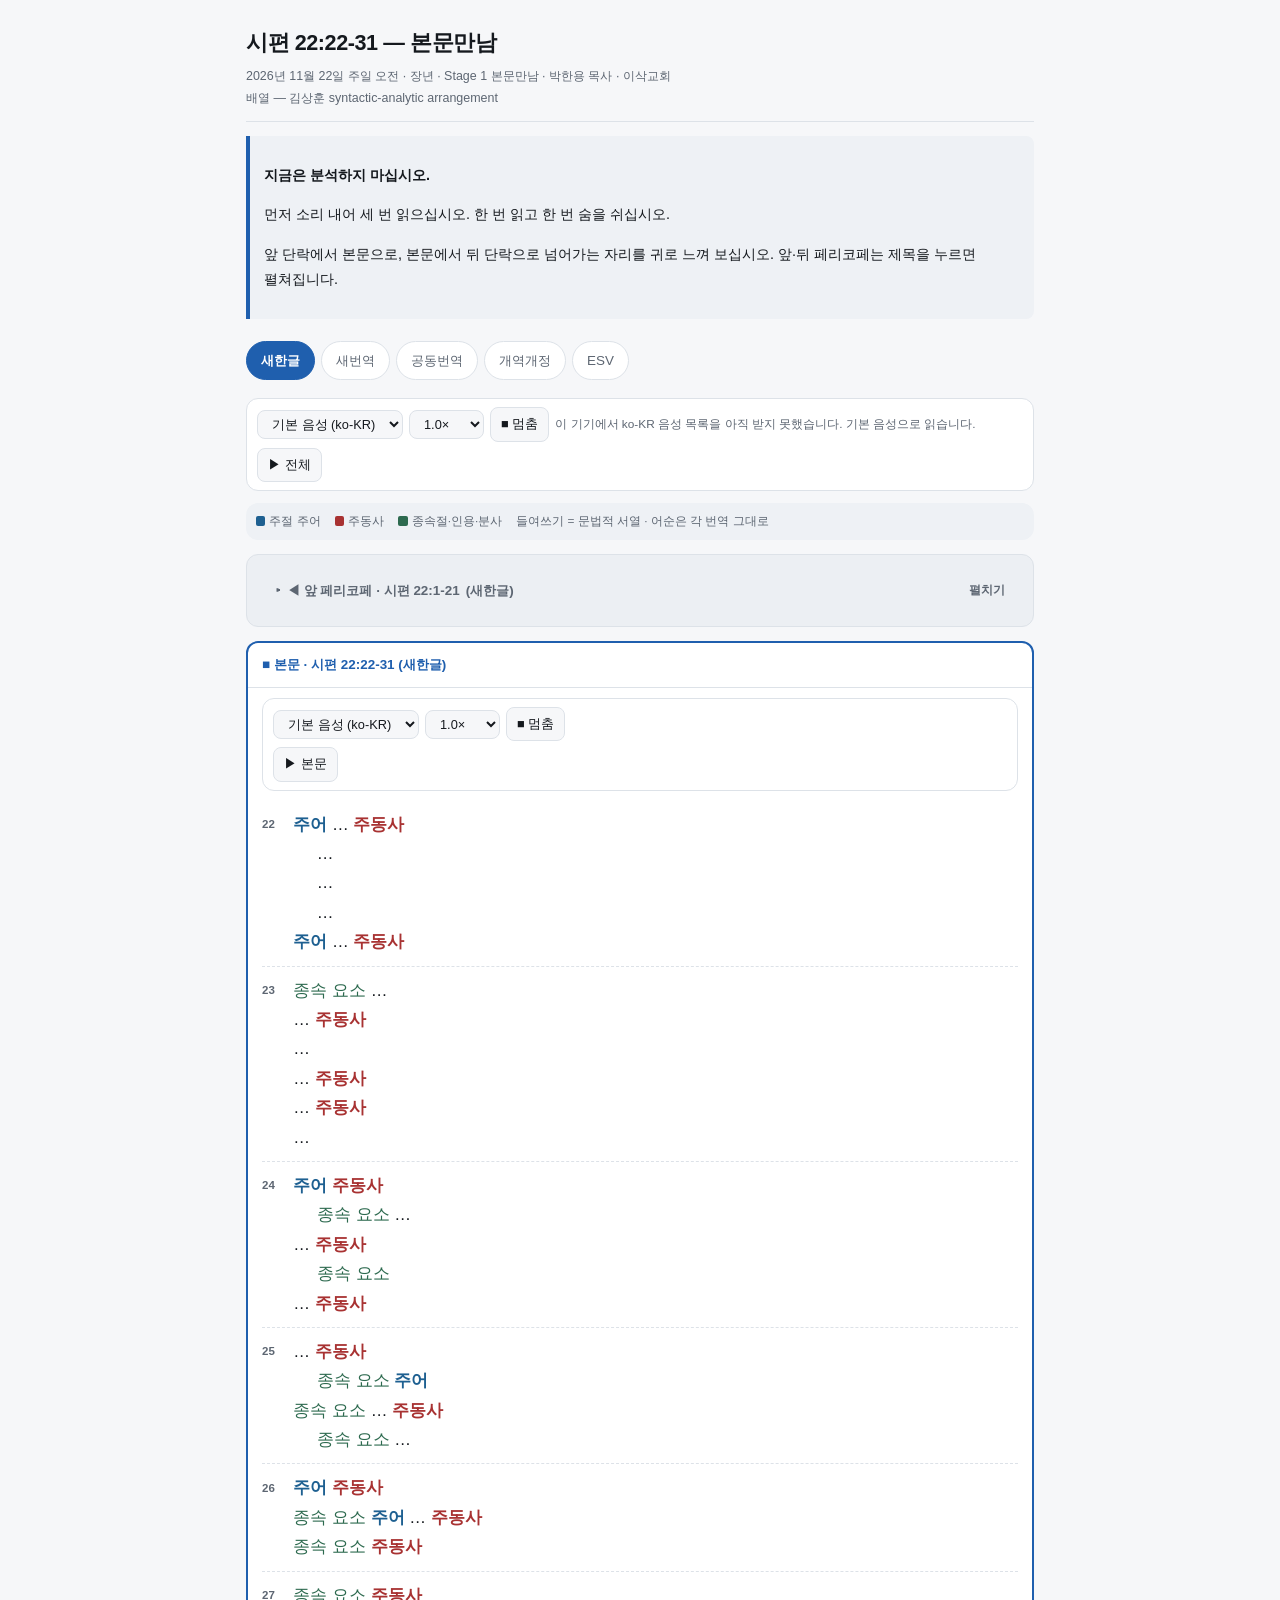
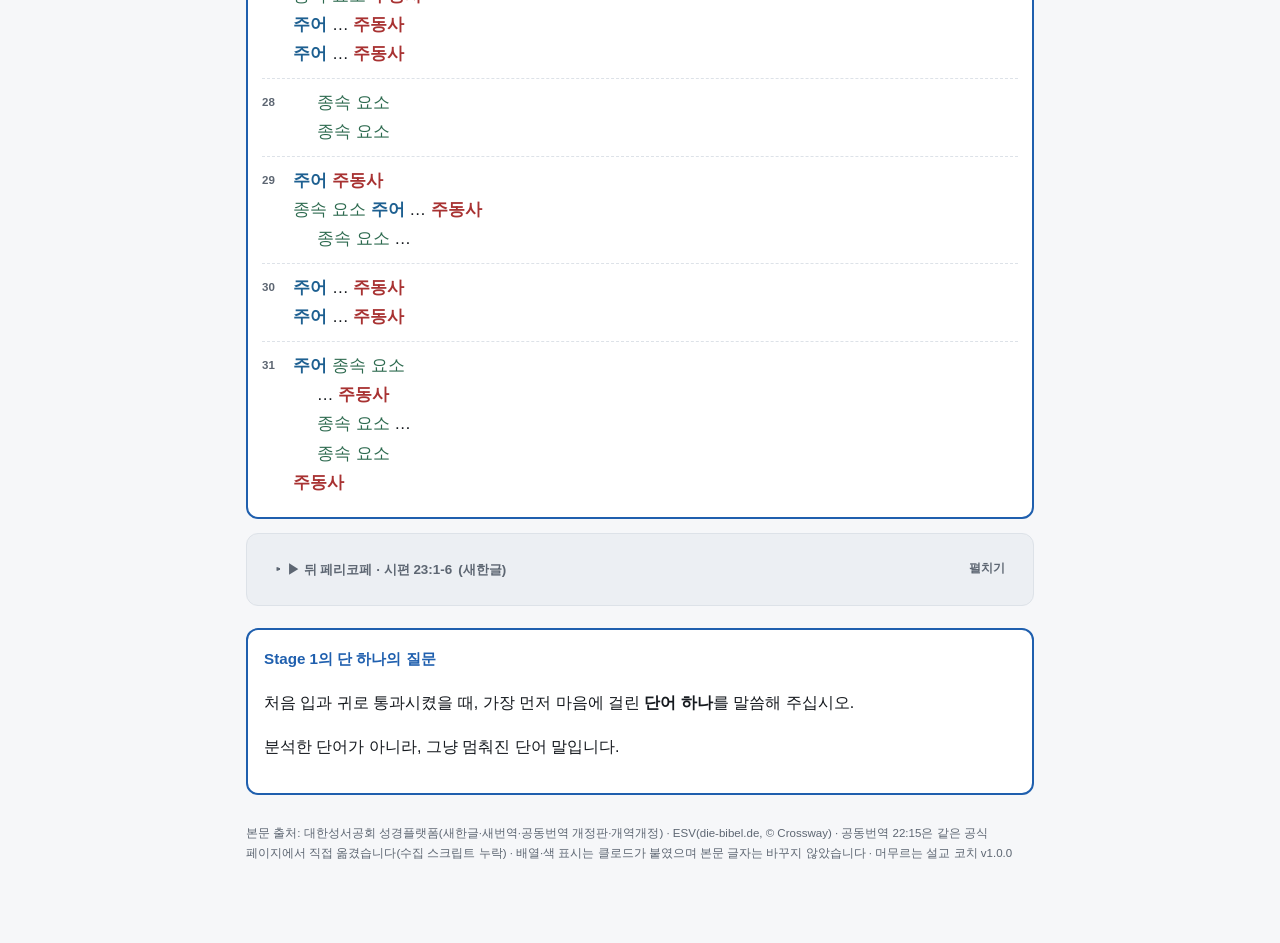
<file: skills/dwelling-sermon-coach/references/template_stage1_본문만남.html>
<!doctype html>
<!-- dsc.css v1.0.0 -->
<html lang="ko">
<head>
<meta charset="utf-8">
<meta name="viewport" content="width=device-width, initial-scale=1">
<title>시편 22:22-31 본문만남</title>
<style data-dsc="css">
/* dsc.css v1.0.0 — 머무르는 설교 코치 공통 디자인 (시안 B 「작업대」) */
:root{
 --font-body:-apple-system,BlinkMacSystemFont,"Apple SD Gothic Neo","Pretendard","Noto Sans KR","Malgun Gothic",sans-serif;
 --font-greek:"SBL Greek","New Athena Unicode","Cardo","Gentium Plus","Times New Roman","Noto Serif",Georgia,serif;
 --font-hebrew:"SBL Hebrew","Ezra SIL","Taamey Frank CLM","Noto Serif Hebrew","David Libre","Times New Roman","Arial Hebrew",serif;
 --lh:1.75;--r:12px;--r-s:8px;
 --bg:#f6f7f9;--card:#ffffff;--soft:#eef1f5;--ink:#15191e;--muted:#5d6672;--line:#dde2e8;
 --accent:#1f5fae;--on-accent:#ffffff;
 --ai:#6a3fb5;--ai-bg:#f1ebfb;--ai-line:#c9b5ec;
 --syn-subject:#1e6091;--syn-verb:#a83232;--syn-sub:#2d6a4f;
 --n-intro:#1565c0;--n-rise:#e65100;--n-dev:#2e7d32;--n-crisis:#c62828;--n-climax:#f57f17;--n-end:#4527a0;
 --shade:#eceff3;
}
@media (prefers-color-scheme:dark){:root:not([data-theme="light"]){
 --bg:#0f1318;--card:#171c23;--soft:#1d242d;--ink:#e7ebf0;--muted:#98a3b0;--line:#2a333e;
 --accent:#6fa8ef;--on-accent:#0f1318;--ai:#c3a6f5;--ai-bg:#271f38;--ai-line:#4e3d70;
 --syn-subject:#7cb5e0;--syn-verb:#f08b8b;--syn-sub:#7bc9a3;--shade:#141a21;--n-intro:#7fb2f0;--n-rise:#ffab6e;--n-dev:#7fcf86;--n-crisis:#f08b8b;--n-climax:#ffd166;--n-end:#b7a4f0}}
:root[data-theme="dark"]{
 --bg:#0f1318;--card:#171c23;--soft:#1d242d;--ink:#e7ebf0;--muted:#98a3b0;--line:#2a333e;
 --accent:#6fa8ef;--on-accent:#0f1318;--ai:#c3a6f5;--ai-bg:#271f38;--ai-line:#4e3d70;
 --syn-subject:#7cb5e0;--syn-verb:#f08b8b;--syn-sub:#7bc9a3;--shade:#141a21;--n-intro:#7fb2f0;--n-rise:#ffab6e;--n-dev:#7fcf86;--n-crisis:#f08b8b;--n-climax:#ffd166;--n-end:#b7a4f0}

*{box-sizing:border-box}
html{-webkit-text-size-adjust:100%}
body{margin:0;background:var(--bg);color:var(--ink);font-family:var(--font-body);
 line-height:var(--lh);word-break:keep-all;overflow-wrap:anywhere}
.wrap{max-width:760px;margin:0 auto;padding:24px 16px 80px}
header.dsc-head{padding-bottom:12px;margin-bottom:8px;border-bottom:1px solid var(--line)}
h1{font-size:1.35rem;font-weight:800;letter-spacing:-.02em;margin:0 0 4px}
h2{font-size:1.08rem;font-weight:800;margin:26px 0 8px}
h3{font-size:.95rem;font-weight:700;margin:18px 0 6px}
.meta{font-size:.78rem;color:var(--muted)}
footer.dsc-foot{margin-top:28px;font-size:.72rem;color:var(--muted)}

/* 설교자 원문 / AI 문장 */
.preacher-text{color:var(--ink)}
.claude-text{color:var(--ai)}
.ai-badge{display:inline-block;font-size:.64rem;font-weight:700;line-height:1.5;padding:0 6px;margin-right:5px;
 border-radius:3px;background:var(--ai-bg);color:var(--ai);border:1px solid var(--ai-line);vertical-align:.12em;font-style:normal}
.persona-block{margin:14px 0;padding:14px 16px;background:var(--card);border:1px solid var(--line);
 border-left:4px solid var(--accent);border-radius:var(--r);line-height:1.95}
.legend-bar{display:flex;flex-wrap:wrap;gap:8px 14px;align-items:center;font-size:.74rem;color:var(--muted);
 padding:8px 10px;margin:12px 0;background:var(--soft);border-radius:var(--r)}
.legend-bar .sw{display:inline-block;width:.8em;height:.8em;border-radius:2px;vertical-align:-.05em;margin-right:4px}

/* 본문 시각화 (김상훈 배열) */
.c-s{color:var(--syn-subject);font-weight:700}
.c-v{color:var(--syn-verb);font-weight:700}
.c-g{color:var(--syn-sub)}
.ln{display:block}
.ln.i1{padding-left:1.4em}.ln.i2{padding-left:2.8em}.ln.i3{padding-left:4.2em}
.greek{font-family:var(--font-greek);font-size:1.2em;line-height:1.7}
.hebrew{font-family:var(--font-hebrew);font-size:1.2em;line-height:1.8;direction:rtl;text-align:right}
.hebrew .ln.i1{padding-left:0;padding-right:1.4em}.hebrew .ln.i2{padding-left:0;padding-right:2.8em}.hebrew .ln.i3{padding-left:0;padding-right:4.2em}

/* 카드·블록 */
.card{background:var(--card);border:1px solid var(--line);border-radius:var(--r);margin:14px 0;
 box-shadow:0 1px 2px rgba(0,0,0,.04);overflow:hidden}
.card-h{display:flex;justify-content:space-between;align-items:center;gap:8px;flex-wrap:wrap;
 padding:10px 14px;font-size:.84rem;font-weight:700;color:var(--muted);border-bottom:1px solid var(--line)}
.card-b{padding:12px 14px}
.vn{font-weight:800;color:var(--accent);padding:10px 14px 0}
.vrow{padding:10px 14px;border-top:1px solid var(--line)}
.vrow:first-of-type{border-top:0}
.tr{font-size:.68rem;font-weight:700;color:var(--muted);letter-spacing:.04em;margin-bottom:2px}
.missing{color:var(--muted);font-style:normal}
.guide{background:var(--soft);border-left:4px solid var(--accent);border-radius:0 var(--r-s) var(--r-s) 0;
 padding:12px 14px;margin:14px 0;font-size:.9rem}
.question{margin-top:22px;background:var(--card);border:2px solid var(--accent);border-radius:var(--r);padding:16px}
.question h2{margin:0 0 8px;font-size:.95rem;color:var(--accent)}
.notice{font-size:.8rem;color:var(--muted);padding:8px 12px;border:1px dashed var(--line);border-radius:var(--r-s);margin:12px 0}

/* Stage 5 페리코프 3단 */
.peri{border-radius:var(--r);padding:14px;margin:12px 0;border:1px solid var(--line);background:var(--shade)}
.peri.main{background:var(--card);border:2px solid var(--accent);font-size:1.06rem}
.peri-h{font-size:.8rem;font-weight:800;color:var(--muted);margin-bottom:6px}
.peri.main .peri-h{color:var(--accent)}

/* 설교개요 6단계 서사 */
.narr{display:grid;grid-template-columns:repeat(6,minmax(0,1fr));gap:4px;margin:10px 0}
.narr span{font-size:.68rem;text-align:center;padding:6px 0;border-radius:var(--r-s);color:#fff;font-weight:700}
.n-intro{--n:var(--n-intro)}.n-rise{--n:var(--n-rise)}.n-dev{--n:var(--n-dev)}
.n-crisis{--n:var(--n-crisis)}.n-climax{--n:var(--n-climax)}.n-end{--n:var(--n-end)}
.narr span{background:var(--n)}
.narr .n-rise,.narr .n-climax{color:#1a1a1a}
:root[data-theme="dark"] .narr span{color:#111}
@media (prefers-color-scheme:dark){:root:not([data-theme="light"]) .narr span{color:#111}}
.move{border-left:5px solid var(--n);background:var(--card);border-radius:0 var(--r) var(--r) 0;
 padding:12px 14px;margin:12px 0;border-top:1px solid var(--line);border-right:1px solid var(--line);border-bottom:1px solid var(--line)}
.move-h{font-size:.78rem;font-weight:800;color:var(--n)}

/* 낭독(TTS) 조절 */
.dsc-tts{display:flex;flex-wrap:wrap;gap:6px;align-items:center;font-size:.8rem;margin:10px 0;
 padding:8px 10px;background:var(--card);border:1px solid var(--line);border-radius:var(--r)}
.dsc-tts select,.dsc-tts button,.dsc-play{font:inherit;font-size:.8rem;padding:5px 10px;border-radius:var(--r-s);
 border:1px solid var(--line);background:var(--bg);color:var(--ink);cursor:pointer;max-width:100%}
.dsc-tts select.dsc-voice{max-width:220px}
.dsc-play{background:var(--accent);border-color:var(--accent);color:var(--on-accent);font-weight:700}
.dsc-play:disabled,.dsc-tts button:disabled{opacity:.45;cursor:not-allowed}
.dsc-tts-msg{color:var(--muted);font-size:.74rem}
.dsc-speaking{background:var(--soft);border-radius:var(--r-s);outline:2px solid var(--accent);outline-offset:2px}

@media (max-width:480px){
 .wrap{padding:18px 16px 70px}
 h1{font-size:1.2rem}
 .ln.i1{padding-left:1em}.ln.i2{padding-left:2em}.ln.i3{padding-left:3em}
 .hebrew .ln.i1,.hebrew .ln.i2,.hebrew .ln.i3{padding-left:0}
 .hebrew .ln.i1{padding-right:1em}.hebrew .ln.i2{padding-right:2em}.hebrew .ln.i3{padding-right:3em}
 .dsc-tts select.dsc-voice{max-width:100%;flex:1 1 100%}
}
@media print{.dsc-tts,.dsc-play{display:none}body{background:#fff}}
</style>
<style data-dsc="stage1">
.wrap{max-width:820px}
.tabs{display:flex;flex-wrap:wrap;gap:6px;margin:14px 0 0;position:sticky;top:0;z-index:5;
 padding:8px 0;background:var(--bg)}
.tab{font:inherit;font-size:.84rem;padding:7px 14px;border:1px solid var(--line);background:var(--card);
 color:var(--muted);border-radius:999px;cursor:pointer}
.tab[aria-selected="true"]{background:var(--accent);border-color:var(--accent);color:var(--on-accent);font-weight:700}
.trblock{display:none}.trblock.on{display:block}
.sec{background:var(--card);border:1px solid var(--line);border-radius:var(--r);margin:14px 0;overflow:hidden}
.sec.peri{background:var(--shade)}
.sec.main{border:2px solid var(--accent)}
.sec-h{padding:10px 14px;font-size:.84rem;font-weight:800;color:var(--muted);border-bottom:1px solid var(--line)}
.sec.main .sec-h{color:var(--accent)}
.sec-tr{font-weight:600}
summary.sec-h{cursor:pointer;list-style:none;display:flex;align-items:center;gap:6px}
summary.sec-h::-webkit-details-marker{display:none}
summary.sec-h::before{content:"▸";font-size:.9em;transition:transform .15s}
details[open]>summary.sec-h::before{transform:rotate(90deg)}
.fold{margin-left:auto;font-weight:600;font-size:.78rem}
.fold::after{content:"펼치기"}
details[open] .fold::after{content:"접기"}
details:not([open])>summary.sec-h{border-bottom:0}
summary.sec-h:focus-visible{outline:2px solid var(--accent);outline-offset:-2px}
.sec-b{padding:6px 14px 10px}
.sec.main .sec-b{font-size:1.05rem}
.v{padding:9px 0;border-bottom:1px dashed var(--line);display:flex;gap:6px}
.v:last-child{border-bottom:0}
.v .n{flex:0 0 2.2em;font-size:.72rem;font-weight:700;color:var(--muted);padding-top:.35em}
.v .lines{flex:1 1 auto;min-width:0}
.v.sup .ln{font-size:.85rem;color:var(--muted)}
.esv{font-family:Georgia,"Times New Roman",serif}
.ln.i0{padding-left:0}
.tts-row{display:flex;flex-wrap:wrap;gap:6px;flex-basis:100%}
.sec-tts{margin:10px 14px 4px}
.dsc-tts:not([data-mirror]).away .dsc-tts-msg{visibility:hidden}
@media (max-width:480px){.v .n{flex-basis:1.8em}.tab{padding:6px 11px}}
@media print{.fold{display:none}.tabs{display:none}.trblock{display:block!important;page-break-after:always}}
</style>
</head>
<!-- 공개 저장소 사본: 성경 번역·원어 본문은 저작권 때문에 자리 표시로 바꾸었습니다. 배열·색 표시·화면 구조는 원본과 같습니다. -->
<body>
<div class="wrap">
<header class="dsc-head">
 <h1>시편 22:22-31 — 본문만남</h1>
 <div class="meta">2026년 11월 22일 주일 오전 · 장년 · Stage 1 본문만남 · 박한용 목사 · 이삭교회<br>배열 — 김상훈 syntactic-analytic arrangement</div>
</header>

<div class="guide">
 <p><b>지금은 분석하지 마십시오.</b></p>
 <p>먼저 소리 내어 세 번 읽으십시오. 한 번 읽고 한 번 숨을 쉬십시오.</p>
 <p>앞 단락에서 본문으로, 본문에서 뒤 단락으로 넘어가는 자리를 귀로 느껴 보십시오. 앞·뒤 페리코페는 제목을 누르면 펼쳐집니다.</p>
</div>

<div class="tabs" role="tablist" aria-label="번역">
 <button type="button" class="tab" data-k="nkt" aria-selected="true">새한글</button>
 <button type="button" class="tab" data-k="rnksv" aria-selected="false">새번역</button>
 <button type="button" class="tab" data-k="kct" aria-selected="false">공동번역</button>
 <button type="button" class="tab" data-k="nkrv" aria-selected="false">개역개정</button>
 <button type="button" class="tab" data-k="esv" aria-selected="false">ESV</button>
</div>

<div class="dsc-tts" data-tts-lang="ko-KR">
 <select class="dsc-voice" aria-label="성우"></select>
 <select class="dsc-rate" aria-label="속도"><option value="0.85">0.85×</option><option value="1" selected>1.0×</option><option value="1.2">1.2×</option><option value="1.5">1.5×</option></select>
 <button class="dsc-stop" type="button">■ 멈춤</button>
 <span class="dsc-tts-msg"></span>
 <span class="tts-row">
  <button class="dsc-play" type="button" data-target='.trblock.on .sec'>▶ 전체</button>
 </span>
</div>

<div class="legend-bar">
 <span><i class="sw" style="background:var(--syn-subject)"></i>주절 주어</span>
 <span><i class="sw" style="background:var(--syn-verb)"></i>주동사</span>
 <span><i class="sw" style="background:var(--syn-sub)"></i>종속절·인용·분사</span>
 <span>들여쓰기 = 문법적 서열 · 어순은 각 번역 그대로</span>
</div>

<div class="trblock on" data-tr="nkt" data-lang="ko-KR">
<details class="sec peri" data-sec="before">
 <summary class="sec-h">◀ 앞 페리코페 · 시편 22:1-21 <span class="sec-tr">(새한글)</span><span class="fold" aria-hidden="true"></span></summary>
 <div class="dsc-tts sec-tts" data-mirror>
  <select class="dsc-voice m-voice" aria-label="성우"></select>
  <select class="m-rate" aria-label="속도"><option value="0.85">0.85×</option><option value="1" selected>1.0×</option><option value="1.2">1.2×</option><option value="1.5">1.5×</option></select>
  <button class="m-stop" type="button">■ 멈춤</button>
  <span class="dsc-tts-msg m-msg"></span>
  <span class="tts-row"><button class="dsc-play" type="button" data-target='.trblock.on [data-sec="before"]'>▶ 앞 페리코페</button></span>
 </div>
 <div class="sec-b" lang="ko">
 <div class="v sup" data-tts-unit><span class="n" data-tts-skip>표제</span><span class="ln">…</span></div>
<div class="v" data-tts-unit data-ref="22:1"><span class="n" data-tts-skip>1</span><div class="lines"><span class="ln i0">…</span> 
<span class="ln i0">…</span> 
<span class="ln i1">…</span> 
<span class="ln i0">… <span class="c-v">주동사</span></span> 
<span class="ln i1"><span class="c-g">종속 요소</span></span> 
<span class="ln i0">… <span class="c-v">주동사</span></span> 
<span class="ln i1"><span class="c-g">종속 요소</span></span> </div></div>
<div class="v" data-tts-unit data-ref="22:2"><span class="n" data-tts-skip>2</span><div class="lines"><span class="ln i0">…</span> 
<span class="ln i1"><span class="c-g">종속 요소</span></span> 
<span class="ln i0"><span class="c-s">주어</span> <span class="c-v">주동사</span></span> 
<span class="ln i1">… <span class="c-v">주동사</span></span> 
<span class="ln i0"><span class="c-s">주어</span> <span class="c-v">주동사</span></span> </div></div>
<div class="v" data-tts-unit data-ref="22:3"><span class="n" data-tts-skip>3</span><div class="lines"><span class="ln i0">… <span class="c-s">주어</span> <span class="c-v">주동사</span></span> 
<span class="ln i0">… <span class="c-v">주동사</span></span> </div></div>
<div class="v" data-tts-unit data-ref="22:4"><span class="n" data-tts-skip>4</span><div class="lines"><span class="ln i0">… <span class="c-v">주동사</span></span> 
<span class="ln i1"><span class="c-s">주어</span></span> 
<span class="ln i1"><span class="c-g">종속 요소</span></span> 
<span class="ln i0"><span class="c-s">주어</span> … <span class="c-v">주동사</span></span> </div></div>
<div class="v" data-tts-unit data-ref="22:5"><span class="n" data-tts-skip>5</span><div class="lines"><span class="ln i0">… <span class="c-s">주어</span> <span class="c-g">종속 요소</span></span> 
<span class="ln i1">… <span class="c-v">주동사</span></span> 
<span class="ln i0"><span class="c-s">주어</span> <span class="c-g">종속 요소</span></span> 
<span class="ln i1">… <span class="c-v">주동사</span></span> </div></div>
<div class="v" data-tts-unit data-ref="22:6"><span class="n" data-tts-skip>6</span><div class="lines"><span class="ln i0">… <span class="c-s">주어</span> <span class="c-v">주동사</span></span> 
<span class="ln i0">… <span class="c-v">주동사</span></span> 
<span class="ln i1"><span class="c-g">종속 요소</span> <span class="c-v">주동사</span></span> 
<span class="ln i1"><span class="c-g">종속 요소</span> <span class="c-v">주동사</span></span> </div></div>
<div class="v" data-tts-unit data-ref="22:7"><span class="n" data-tts-skip>7</span><div class="lines"><span class="ln i0"><span class="c-g">종속 요소</span> <span class="c-s">주어</span></span> 
<span class="ln i1">… <span class="c-v">주동사</span></span> 
<span class="ln i1">… <span class="c-v">주동사</span></span> 
<span class="ln i1">… <span class="c-v">주동사</span></span> </div></div>
<div class="v" data-tts-unit data-ref="22:8"><span class="n" data-tts-skip>8</span><div class="lines"><span class="ln i1"><span class="c-g">종속 요소</span></span> 
<span class="ln i1"><span class="c-g">종속 요소</span></span> 
<span class="ln i1"><span class="c-g">종속 요소</span></span> 
<span class="ln i1"><span class="c-g">종속 요소</span></span> </div></div>
<div class="v" data-tts-unit data-ref="22:9"><span class="n" data-tts-skip>9</span><div class="lines"><span class="ln i0"><span class="c-s">주어</span></span> 
<span class="ln i1"><span class="c-g">종속 요소</span> <span class="c-v">주동사</span></span> 
<span class="ln i1"><span class="c-g">종속 요소</span> <span class="c-v">주동사</span></span> 
<span class="ln i2"><span class="c-g">종속 요소</span></span> </div></div>
<div class="v" data-tts-unit data-ref="22:10"><span class="n" data-tts-skip>10</span><div class="lines"><span class="ln i0"><span class="c-s">주어</span> … <span class="c-v">주동사</span></span> 
<span class="ln i1"><span class="c-g">종속 요소</span></span> 
<span class="ln i1">…</span> 
<span class="ln i0"><span class="c-s">주어</span> … <span class="c-v">주동사</span></span> </div></div>
<div class="v" data-tts-unit data-ref="22:11"><span class="n" data-tts-skip>11</span><div class="lines"><span class="ln i0">… <span class="c-v">주동사</span></span> 
<span class="ln i1"><span class="c-g">종속 요소</span></span> 
<span class="ln i1"><span class="c-g">종속 요소</span></span> </div></div>
<div class="v" data-tts-unit data-ref="22:12"><span class="n" data-tts-skip>12</span><div class="lines"><span class="ln i0"><span class="c-s">주어</span> … <span class="c-v">주동사</span></span> 
<span class="ln i0"><span class="c-s">주어</span> … <span class="c-v">주동사</span></span> </div></div>
<div class="v" data-tts-unit data-ref="22:13"><span class="n" data-tts-skip>13</span><div class="lines"><span class="ln i0"><span class="c-s">주어</span> … <span class="c-v">주동사</span></span> 
<span class="ln i1"><span class="c-g">종속 요소</span> … <span class="c-v">주동사</span></span> </div></div>
<div class="v" data-tts-unit data-ref="22:14"><span class="n" data-tts-skip>14</span><div class="lines"><span class="ln i0">… <span class="c-s">주어</span> <span class="c-v">주동사</span></span> 
<span class="ln i0"><span class="c-s">주어</span> … <span class="c-v">주동사</span></span> 
<span class="ln i0"><span class="c-s">주어</span> <span class="c-g">종속 요소</span></span> 
<span class="ln i1">… <span class="c-v">주동사</span></span> </div></div>
<div class="v" data-tts-unit data-ref="22:15"><span class="n" data-tts-skip>15</span><div class="lines"><span class="ln i0">… <span class="c-v">주동사</span></span> 
<span class="ln i1"><span class="c-s">주어</span></span> 
<span class="ln i0"><span class="c-s">주어</span> … <span class="c-v">주동사</span></span> 
<span class="ln i0">… <span class="c-s">주어</span> … <span class="c-v">주동사</span></span> </div></div>
<div class="v" data-tts-unit data-ref="22:16"><span class="n" data-tts-skip>16</span><div class="lines"><span class="ln i0">… <span class="c-v">주동사</span></span> 
<span class="ln i1"><span class="c-s">주어</span></span> 
<span class="ln i0"><span class="c-g">종속 요소</span> <span class="c-s">주어</span> … <span class="c-v">주동사</span></span> 
<span class="ln i0">… <span class="c-v">주동사</span></span> </div></div>
<div class="v" data-tts-unit data-ref="22:17"><span class="n" data-tts-skip>17</span><div class="lines"><span class="ln i0"><span class="c-s">주어</span> … <span class="c-v">주동사</span></span> 
<span class="ln i0"><span class="c-s">주어</span> <span class="c-v">주동사</span></span> 
<span class="ln i0">… <span class="c-v">주동사</span></span> </div></div>
<div class="v" data-tts-unit data-ref="22:18"><span class="n" data-tts-skip>18</span><div class="lines"><span class="ln i0"><span class="c-s">주어</span> <span class="c-v">주동사</span></span> 
<span class="ln i1">…</span> 
<span class="ln i0">… <span class="c-v">주동사</span></span> </div></div>
<div class="v" data-tts-unit data-ref="22:19"><span class="n" data-tts-skip>19</span><div class="lines"><span class="ln i0">…</span> 
<span class="ln i0">…</span> 
<span class="ln i0"><span class="c-s">주어</span> … <span class="c-v">주동사</span></span> 
<span class="ln i0"><span class="c-g">종속 요소</span> …</span> 
<span class="ln i0">… <span class="c-v">주동사</span></span> 
<span class="ln i1">…</span> </div></div>
<div class="v" data-tts-unit data-ref="22:20"><span class="n" data-tts-skip>20</span><div class="lines"><span class="ln i0"><span class="c-v">주동사</span></span> 
<span class="ln i1">…</span> 
<span class="ln i1">… <span class="c-g">종속 요소</span> …</span> </div></div>
<div class="v" data-tts-unit data-ref="22:21"><span class="n" data-tts-skip>21</span><div class="lines"><span class="ln i0">… <span class="c-v">주동사</span></span> 
<span class="ln i1">…</span> 
<span class="ln i1">…</span> 
<span class="ln i0"><span class="c-s">주어</span> … <span class="c-v">주동사</span></span> </div></div>
 </div>
</details>
<section class="sec main" data-sec="main">
 <div class="sec-h">■ 본문 · 시편 22:22-31 <span class="sec-tr">(새한글)</span></div>
 <div class="dsc-tts sec-tts" data-mirror>
  <select class="dsc-voice m-voice" aria-label="성우"></select>
  <select class="m-rate" aria-label="속도"><option value="0.85">0.85×</option><option value="1" selected>1.0×</option><option value="1.2">1.2×</option><option value="1.5">1.5×</option></select>
  <button class="m-stop" type="button">■ 멈춤</button>
  <span class="dsc-tts-msg m-msg"></span>
  <span class="tts-row"><button class="dsc-play" type="button" data-target='.trblock.on [data-sec="main"]'>▶ 본문</button></span>
 </div>
 <div class="sec-b" lang="ko">
 <div class="v" data-tts-unit data-ref="22:22"><span class="n" data-tts-skip>22</span><div class="lines"><span class="ln i0"><span class="c-s">주어</span> … <span class="c-v">주동사</span></span> 
<span class="ln i1">…</span> 
<span class="ln i1">…</span> 
<span class="ln i1">…</span> 
<span class="ln i0"><span class="c-s">주어</span> … <span class="c-v">주동사</span></span> </div></div>
<div class="v" data-tts-unit data-ref="22:23"><span class="n" data-tts-skip>23</span><div class="lines"><span class="ln i0"><span class="c-g">종속 요소</span> …</span> 
<span class="ln i0">… <span class="c-v">주동사</span></span> 
<span class="ln i0">…</span> 
<span class="ln i0">… <span class="c-v">주동사</span></span> 
<span class="ln i0">… <span class="c-v">주동사</span></span> 
<span class="ln i0">…</span> </div></div>
<div class="v" data-tts-unit data-ref="22:24"><span class="n" data-tts-skip>24</span><div class="lines"><span class="ln i0"><span class="c-s">주어</span> <span class="c-v">주동사</span></span> 
<span class="ln i1"><span class="c-g">종속 요소</span> …</span> 
<span class="ln i0">… <span class="c-v">주동사</span></span> 
<span class="ln i1"><span class="c-g">종속 요소</span></span> 
<span class="ln i0">… <span class="c-v">주동사</span></span> </div></div>
<div class="v" data-tts-unit data-ref="22:25"><span class="n" data-tts-skip>25</span><div class="lines"><span class="ln i0">… <span class="c-v">주동사</span></span> 
<span class="ln i1"><span class="c-g">종속 요소</span> <span class="c-s">주어</span></span> 
<span class="ln i0"><span class="c-g">종속 요소</span> … <span class="c-v">주동사</span></span> 
<span class="ln i1"><span class="c-g">종속 요소</span> …</span> </div></div>
<div class="v" data-tts-unit data-ref="22:26"><span class="n" data-tts-skip>26</span><div class="lines"><span class="ln i0"><span class="c-s">주어</span> <span class="c-v">주동사</span></span> 
<span class="ln i0"><span class="c-g">종속 요소</span> <span class="c-s">주어</span> … <span class="c-v">주동사</span></span> 
<span class="ln i0"><span class="c-g">종속 요소</span> <span class="c-v">주동사</span></span> </div></div>
<div class="v" data-tts-unit data-ref="22:27"><span class="n" data-tts-skip>27</span><div class="lines"><span class="ln i0"><span class="c-g">종속 요소</span> <span class="c-v">주동사</span></span> 
<span class="ln i0"><span class="c-s">주어</span> … <span class="c-v">주동사</span></span> 
<span class="ln i0"><span class="c-s">주어</span> … <span class="c-v">주동사</span></span> </div></div>
<div class="v" data-tts-unit data-ref="22:28"><span class="n" data-tts-skip>28</span><div class="lines"><span class="ln i1"><span class="c-g">종속 요소</span></span> 
<span class="ln i1"><span class="c-g">종속 요소</span></span> </div></div>
<div class="v" data-tts-unit data-ref="22:29"><span class="n" data-tts-skip>29</span><div class="lines"><span class="ln i0"><span class="c-s">주어</span> <span class="c-v">주동사</span></span> 
<span class="ln i0"><span class="c-g">종속 요소</span> <span class="c-s">주어</span> … <span class="c-v">주동사</span></span> 
<span class="ln i1"><span class="c-g">종속 요소</span> …</span> </div></div>
<div class="v" data-tts-unit data-ref="22:30"><span class="n" data-tts-skip>30</span><div class="lines"><span class="ln i0"><span class="c-s">주어</span> … <span class="c-v">주동사</span></span> 
<span class="ln i0"><span class="c-s">주어</span> … <span class="c-v">주동사</span></span> </div></div>
<div class="v" data-tts-unit data-ref="22:31"><span class="n" data-tts-skip>31</span><div class="lines"><span class="ln i0"><span class="c-s">주어</span> <span class="c-g">종속 요소</span></span> 
<span class="ln i1">… <span class="c-v">주동사</span></span> 
<span class="ln i1"><span class="c-g">종속 요소</span> …</span> 
<span class="ln i1"><span class="c-g">종속 요소</span></span> 
<span class="ln i0"><span class="c-v">주동사</span></span> </div></div>
 </div>
</section>
<details class="sec peri" data-sec="after">
 <summary class="sec-h">▶ 뒤 페리코페 · 시편 23:1-6 <span class="sec-tr">(새한글)</span><span class="fold" aria-hidden="true"></span></summary>
 <div class="dsc-tts sec-tts" data-mirror>
  <select class="dsc-voice m-voice" aria-label="성우"></select>
  <select class="m-rate" aria-label="속도"><option value="0.85">0.85×</option><option value="1" selected>1.0×</option><option value="1.2">1.2×</option><option value="1.5">1.5×</option></select>
  <button class="m-stop" type="button">■ 멈춤</button>
  <span class="dsc-tts-msg m-msg"></span>
  <span class="tts-row"><button class="dsc-play" type="button" data-target='.trblock.on [data-sec="after"]'>▶ 뒤 페리코페</button></span>
 </div>
 <div class="sec-b" lang="ko">
 <div class="v sup" data-tts-unit><span class="n" data-tts-skip>표제</span><span class="ln">…</span></div>
<div class="v" data-tts-unit data-ref="23:1"><span class="n" data-tts-skip>1</span><div class="lines"><span class="ln i0"><span class="c-s">주어</span> … <span class="c-v">주동사</span></span> 
<span class="ln i0">… <span class="c-v">주동사</span></span> </div></div>
<div class="v" data-tts-unit data-ref="23:2"><span class="n" data-tts-skip>2</span><div class="lines"><span class="ln i0">… <span class="c-v">주동사</span></span> 
<span class="ln i0">… <span class="c-v">주동사</span></span> </div></div>
<div class="v" data-tts-unit data-ref="23:3"><span class="n" data-tts-skip>3</span><div class="lines"><span class="ln i0">… <span class="c-v">주동사</span></span> 
<span class="ln i0">… <span class="c-v">주동사</span></span> 
<span class="ln i1">…</span> 
<span class="ln i1">…</span> </div></div>
<div class="v" data-tts-unit data-ref="23:4"><span class="n" data-tts-skip>4</span><div class="lines"><span class="ln i1"><span class="c-g">종속 요소</span></span> 
<span class="ln i0"><span class="c-s">주어</span> <span class="c-g">종속 요소</span> <span class="c-v">주동사</span></span> 
<span class="ln i1"><span class="c-g">종속 요소</span></span> 
<span class="ln i0"><span class="c-s">주어</span> … <span class="c-v">주동사</span></span> </div></div>
<div class="v" data-tts-unit data-ref="23:5"><span class="n" data-tts-skip>5</span><div class="lines"><span class="ln i0"><span class="c-s">주어</span> … <span class="c-v">주동사</span></span> 
<span class="ln i1">…</span> 
<span class="ln i0"><span class="c-s">주어</span> … <span class="c-v">주동사</span></span> 
<span class="ln i0"><span class="c-s">주어</span> <span class="c-v">주동사</span></span> </div></div>
<div class="v" data-tts-unit data-ref="23:6"><span class="n" data-tts-skip>6</span><div class="lines"><span class="ln i0">…</span> 
<span class="ln i0"><span class="c-s">주어</span> … <span class="c-v">주동사</span></span> 
<span class="ln i1"><span class="c-g">종속 요소</span> …</span> 
<span class="ln i0"><span class="c-s">주어</span> … <span class="c-v">주동사</span></span> 
<span class="ln i1">…</span> </div></div>
 </div>
</details>
</div>
<div class="trblock" data-tr="rnksv" data-lang="ko-KR">
<details class="sec peri" data-sec="before">
 <summary class="sec-h">◀ 앞 페리코페 · 시편 22:1-21 <span class="sec-tr">(새번역)</span><span class="fold" aria-hidden="true"></span></summary>
 <div class="dsc-tts sec-tts" data-mirror>
  <select class="dsc-voice m-voice" aria-label="성우"></select>
  <select class="m-rate" aria-label="속도"><option value="0.85">0.85×</option><option value="1" selected>1.0×</option><option value="1.2">1.2×</option><option value="1.5">1.5×</option></select>
  <button class="m-stop" type="button">■ 멈춤</button>
  <span class="dsc-tts-msg m-msg"></span>
  <span class="tts-row"><button class="dsc-play" type="button" data-target='.trblock.on [data-sec="before"]'>▶ 앞 페리코페</button></span>
 </div>
 <div class="sec-b" lang="ko">
 <div class="v sup" data-tts-unit><span class="n" data-tts-skip>표제</span><span class="ln">…</span></div>
<div class="v" data-tts-unit data-ref="22:1"><span class="n" data-tts-skip>1</span><div class="lines"><span class="ln i0">…</span> 
<span class="ln i1">…</span> 
<span class="ln i0">… <span class="c-v">주동사</span></span> 
<span class="ln i1">… <span class="c-g">종속 요소</span></span> 
<span class="ln i2"><span class="c-g">종속 요소</span></span> 
<span class="ln i1">…</span> 
<span class="ln i0"><span class="c-v">주동사</span></span> </div></div>
<div class="v" data-tts-unit data-ref="22:2"><span class="n" data-tts-skip>2</span><div class="lines"><span class="ln i0">…</span> 
<span class="ln i1"><span class="c-g">종속 요소</span></span> 
<span class="ln i0"><span class="c-v">주동사</span></span> 
<span class="ln i1"><span class="c-g">종속 요소</span></span> 
<span class="ln i0"><span class="c-v">주동사</span></span> </div></div>
<div class="v" data-tts-unit data-ref="22:3"><span class="n" data-tts-skip>3</span><div class="lines"><span class="ln i0">… <span class="c-s">주어</span></span> 
<span class="ln i1">…</span> 
<span class="ln i1">… <span class="c-g">종속 요소</span> …</span> 
<span class="ln i0"><span class="c-v">주동사</span></span> </div></div>
<div class="v" data-tts-unit data-ref="22:4"><span class="n" data-tts-skip>4</span><div class="lines"><span class="ln i0"><span class="c-s">주어</span></span> 
<span class="ln i1">…</span> 
<span class="ln i0"><span class="c-v">주동사</span></span> 
<span class="ln i0"><span class="c-s">주어</span> <span class="c-v">주동사</span></span> 
<span class="ln i0"><span class="c-s">주어</span></span> 
<span class="ln i1">…</span> 
<span class="ln i0"><span class="c-v">주동사</span></span> </div></div>
<div class="v" data-tts-unit data-ref="22:5"><span class="n" data-tts-skip>5</span><div class="lines"><span class="ln i1"><span class="c-g">종속 요소</span></span> 
<span class="ln i0"><span class="c-s">주어</span> … <span class="c-v">주동사</span></span> 
<span class="ln i1"><span class="c-g">종속 요소</span></span> 
<span class="ln i0"><span class="c-s">주어</span> … <span class="c-v">주동사</span></span> </div></div>
<div class="v" data-tts-unit data-ref="22:6"><span class="n" data-tts-skip>6</span><div class="lines"><span class="ln i0">… <span class="c-s">주어</span></span> 
<span class="ln i1"><span class="c-g">종속 요소</span> …</span> 
<span class="ln i1">…</span> 
<span class="ln i1">…</span> 
<span class="ln i0"><span class="c-v">주동사</span></span> </div></div>
<div class="v" data-tts-unit data-ref="22:7"><span class="n" data-tts-skip>7</span><div class="lines"><span class="ln i1"><span class="c-g">종속 요소</span></span> 
<span class="ln i0"><span class="c-s">주어</span></span> 
<span class="ln i1">…</span> 
<span class="ln i0"><span class="c-v">주동사</span></span> 
<span class="ln i1"><span class="c-g">종속 요소</span></span> 
<span class="ln i1"><span class="c-g">종속 요소</span></span> 
<span class="ln i0">… <span class="c-v">주동사</span></span> </div></div>
<div class="v" data-tts-unit data-ref="22:8"><span class="n" data-tts-skip>8</span><div class="lines"><span class="ln i1"><span class="c-g">종속 요소</span></span> 
<span class="ln i1"><span class="c-g">종속 요소</span></span> 
<span class="ln i1"><span class="c-g">종속 요소</span></span> 
<span class="ln i1"><span class="c-g">종속 요소</span></span> 
<span class="ln i0"><span class="c-v">주동사</span></span> </div></div>
<div class="v" data-tts-unit data-ref="22:9"><span class="n" data-tts-skip>9</span><div class="lines"><span class="ln i0">… <span class="c-s">주어</span></span> 
<span class="ln i1"><span class="c-g">종속 요소</span> …</span> 
<span class="ln i1"><span class="c-g">종속 요소</span> …</span> 
<span class="ln i0"><span class="c-v">주동사</span></span> </div></div>
<div class="v" data-tts-unit data-ref="22:10"><span class="n" data-tts-skip>10</span><div class="lines"><span class="ln i0"><span class="c-s">주어</span></span> 
<span class="ln i1"><span class="c-g">종속 요소</span> …</span> 
<span class="ln i1">…</span> 
<span class="ln i0"><span class="c-s">주어</span> … <span class="c-v">주동사</span></span> </div></div>
<div class="v" data-tts-unit data-ref="22:11"><span class="n" data-tts-skip>11</span><div class="lines"><span class="ln i0">… <span class="c-v">주동사</span></span> 
<span class="ln i1"><span class="c-g">종속 요소</span></span> 
<span class="ln i1"><span class="c-g">종속 요소</span></span> 
<span class="ln i0"><span class="c-s">주어</span> <span class="c-v">주동사</span></span> </div></div>
<div class="v" data-tts-unit data-ref="22:12"><span class="n" data-tts-skip>12</span><div class="lines"><span class="ln i0"><span class="c-s">주어</span></span> 
<span class="ln i1">…</span> 
<span class="ln i0"><span class="c-v">주동사</span></span> 
<span class="ln i0"><span class="c-s">주어</span></span> 
<span class="ln i1">…</span> 
<span class="ln i0"><span class="c-v">주동사</span></span> </div></div>
<div class="v" data-tts-unit data-ref="22:13"><span class="n" data-tts-skip>13</span><div class="lines"><span class="ln i1"><span class="c-g">종속 요소</span> …</span> 
<span class="ln i1"><span class="c-g">종속 요소</span></span> 
<span class="ln i1">…</span> 
<span class="ln i0"><span class="c-v">주동사</span></span> </div></div>
<div class="v" data-tts-unit data-ref="22:14"><span class="n" data-tts-skip>14</span><div class="lines"><span class="ln i0"><span class="c-s">주어</span></span> 
<span class="ln i1"><span class="c-g">종속 요소</span> …</span> 
<span class="ln i0">… <span class="c-v">주동사</span></span> 
<span class="ln i0"><span class="c-s">주어</span> … <span class="c-v">주동사</span></span> 
<span class="ln i0"><span class="c-s">주어</span></span> 
<span class="ln i1">… <span class="c-g">종속 요소</span></span> 
<span class="ln i0">… <span class="c-v">주동사</span></span> </div></div>
<div class="v" data-tts-unit data-ref="22:15"><span class="n" data-tts-skip>15</span><div class="lines"><span class="ln i0"><span class="c-s">주어</span></span> 
<span class="ln i1">…</span> 
<span class="ln i0"><span class="c-v">주동사</span></span> 
<span class="ln i0"><span class="c-s">주어</span></span> 
<span class="ln i1">…</span> 
<span class="ln i0"><span class="c-v">주동사</span></span> 
<span class="ln i1"><span class="c-g">종속 요소</span></span> 
<span class="ln i1"><span class="c-g">종속 요소</span></span> </div></div>
<div class="v" data-tts-unit data-ref="22:16"><span class="n" data-tts-skip>16</span><div class="lines"><span class="ln i0"><span class="c-s">주어</span> … <span class="c-v">주동사</span></span> 
<span class="ln i1"><span class="c-g">종속 요소</span></span> 
<span class="ln i0"><span class="c-s">주어</span> … <span class="c-v">주동사</span></span> 
<span class="ln i1">…</span> 
<span class="ln i0"><span class="c-v">주동사</span></span> </div></div>
<div class="v" data-tts-unit data-ref="22:17"><span class="n" data-tts-skip>17</span><div class="lines"><span class="ln i0"><span class="c-s">주어</span></span> 
<span class="ln i1"><span class="c-g">종속 요소</span> …</span> 
<span class="ln i1">…</span> 
<span class="ln i0"><span class="c-v">주동사</span></span> 
<span class="ln i0"><span class="c-s">주어</span></span> 
<span class="ln i1"><span class="c-g">종속 요소</span></span> 
<span class="ln i0"><span class="c-v">주동사</span></span> </div></div>
<div class="v" data-tts-unit data-ref="22:18"><span class="n" data-tts-skip>18</span><div class="lines"><span class="ln i1">…</span> 
<span class="ln i0"><span class="c-s">주어</span> <span class="c-v">주동사</span></span> 
<span class="ln i1">…</span> 
<span class="ln i1"><span class="c-g">종속 요소</span></span> 
<span class="ln i0"><span class="c-v">주동사</span></span> </div></div>
<div class="v" data-tts-unit data-ref="22:19"><span class="n" data-tts-skip>19</span><div class="lines"><span class="ln i0">…</span> 
<span class="ln i0"><span class="c-v">주동사</span></span> 
<span class="ln i0">…</span> 
<span class="ln i1">…</span> 
<span class="ln i0">… <span class="c-v">주동사</span></span> </div></div>
<div class="v" data-tts-unit data-ref="22:20"><span class="n" data-tts-skip>20</span><div class="lines"><span class="ln i1">…</span> 
<span class="ln i1">…</span> 
<span class="ln i0"><span class="c-v">주동사</span></span> 
<span class="ln i1">…</span> 
<span class="ln i1">…</span> 
<span class="ln i0"><span class="c-v">주동사</span></span> </div></div>
<div class="v" data-tts-unit data-ref="22:21"><span class="n" data-tts-skip>21</span><div class="lines"><span class="ln i1">…</span> 
<span class="ln i0">… <span class="c-v">주동사</span></span> 
<span class="ln i1">…</span> 
<span class="ln i0">… <span class="c-v">주동사</span></span> 
<span class="ln i0"><span class="c-s">주어</span> … <span class="c-v">주동사</span></span> </div></div>
 </div>
</details>
<section class="sec main" data-sec="main">
 <div class="sec-h">■ 본문 · 시편 22:22-31 <span class="sec-tr">(새번역)</span></div>
 <div class="dsc-tts sec-tts" data-mirror>
  <select class="dsc-voice m-voice" aria-label="성우"></select>
  <select class="m-rate" aria-label="속도"><option value="0.85">0.85×</option><option value="1" selected>1.0×</option><option value="1.2">1.2×</option><option value="1.5">1.5×</option></select>
  <button class="m-stop" type="button">■ 멈춤</button>
  <span class="dsc-tts-msg m-msg"></span>
  <span class="tts-row"><button class="dsc-play" type="button" data-target='.trblock.on [data-sec="main"]'>▶ 본문</button></span>
 </div>
 <div class="sec-b" lang="ko">
 <div class="v" data-tts-unit data-ref="22:22"><span class="n" data-tts-skip>22</span><div class="lines"><span class="ln i1">…</span> 
<span class="ln i1">…</span> 
<span class="ln i0"><span class="c-v">주동사</span></span> 
<span class="ln i1"><span class="c-g">종속 요소</span> …</span> 
<span class="ln i1">…</span> 
<span class="ln i0"><span class="c-v">주동사</span></span> </div></div>
<div class="v" data-tts-unit data-ref="22:23"><span class="n" data-tts-skip>23</span><div class="lines"><span class="ln i0"><span class="c-g">종속 요소</span> …</span> 
<span class="ln i0"><span class="c-s">주어</span> … <span class="c-v">주동사</span></span> 
<span class="ln i0">…</span> 
<span class="ln i0">… <span class="c-v">주동사</span></span> 
<span class="ln i0">…</span> 
<span class="ln i0">… <span class="c-v">주동사</span></span> </div></div>
<div class="v" data-tts-unit data-ref="22:24"><span class="n" data-tts-skip>24</span><div class="lines"><span class="ln i0"><span class="c-s">주어</span></span> 
<span class="ln i1"><span class="c-g">종속 요소</span> …</span> 
<span class="ln i0">… <span class="c-v">주동사</span></span> 
<span class="ln i0">… <span class="c-v">주동사</span></span> 
<span class="ln i1"><span class="c-g">종속 요소</span> …</span> 
<span class="ln i1">…</span> 
<span class="ln i0"><span class="c-v">주동사</span></span> </div></div>
<div class="v" data-tts-unit data-ref="22:25"><span class="n" data-tts-skip>25</span><div class="lines"><span class="ln i1"><span class="c-g">종속 요소</span> …</span> 
<span class="ln i1"><span class="c-g">종속 요소</span> …</span> 
<span class="ln i0"><span class="c-v">주동사</span></span> 
<span class="ln i1"><span class="c-g">종속 요소</span> …</span> 
<span class="ln i1"><span class="c-g">종속 요소</span> …</span> 
<span class="ln i0"><span class="c-v">주동사</span></span> </div></div>
<div class="v" data-tts-unit data-ref="22:26"><span class="n" data-tts-skip>26</span><div class="lines"><span class="ln i0"><span class="c-s">주어</span></span> 
<span class="ln i1"><span class="c-g">종속 요소</span></span> 
<span class="ln i0">… <span class="c-v">주동사</span></span> 
<span class="ln i0">… <span class="c-v">주동사</span></span> 
<span class="ln i1"><span class="c-g">종속 요소</span></span> 
<span class="ln i0"><span class="c-s">주어</span></span> 
<span class="ln i1">…</span> 
<span class="ln i0"><span class="c-v">주동사</span></span> </div></div>
<div class="v" data-tts-unit data-ref="22:27"><span class="n" data-tts-skip>27</span><div class="lines"><span class="ln i1"><span class="c-g">종속 요소</span></span> 
<span class="ln i0"><span class="c-s">주어</span></span> 
<span class="ln i1"><span class="c-g">종속 요소</span></span> 
<span class="ln i1">…</span> 
<span class="ln i0"><span class="c-v">주동사</span></span> 
<span class="ln i0"><span class="c-s">주어</span></span> 
<span class="ln i1">…</span> 
<span class="ln i0"><span class="c-v">주동사</span></span> </div></div>
<div class="v" data-tts-unit data-ref="22:28"><span class="n" data-tts-skip>28</span><div class="lines"><span class="ln i0"><span class="c-s">주어</span> … <span class="c-v">주동사</span></span> 
<span class="ln i0"><span class="c-s">주어</span></span> 
<span class="ln i1"><span class="c-g">종속 요소</span> …</span> 
<span class="ln i0"><span class="c-v">주동사</span></span> </div></div>
<div class="v" data-tts-unit data-ref="22:29"><span class="n" data-tts-skip>29</span><div class="lines"><span class="ln i1"><span class="c-g">종속 요소</span></span> 
<span class="ln i0"><span class="c-s">주어</span> … <span class="c-v">주동사</span></span> 
<span class="ln i1"><span class="c-g">종속 요소</span></span> 
<span class="ln i0"><span class="c-s">주어</span> … <span class="c-v">주동사</span></span> 
<span class="ln i0">… <span class="c-s">주어</span></span> 
<span class="ln i1">…</span> 
<span class="ln i0"><span class="c-v">주동사</span></span> </div></div>
<div class="v" data-tts-unit data-ref="22:30"><span class="n" data-tts-skip>30</span><div class="lines"><span class="ln i0"><span class="c-s">주어</span> … <span class="c-v">주동사</span></span> 
<span class="ln i0"><span class="c-s">주어</span></span> 
<span class="ln i1"><span class="c-g">종속 요소</span></span> 
<span class="ln i0"><span class="c-v">주동사</span></span> </div></div>
<div class="v" data-tts-unit data-ref="22:31"><span class="n" data-tts-skip>31</span><div class="lines"><span class="ln i0"><span class="c-s">주어</span></span> 
<span class="ln i1"><span class="c-g">종속 요소</span></span> 
<span class="ln i1"><span class="c-g">종속 요소</span></span> 
<span class="ln i0"><span class="c-v">주동사</span></span> </div></div>
 </div>
</section>
<details class="sec peri" data-sec="after">
 <summary class="sec-h">▶ 뒤 페리코페 · 시편 23:1-6 <span class="sec-tr">(새번역)</span><span class="fold" aria-hidden="true"></span></summary>
 <div class="dsc-tts sec-tts" data-mirror>
  <select class="dsc-voice m-voice" aria-label="성우"></select>
  <select class="m-rate" aria-label="속도"><option value="0.85">0.85×</option><option value="1" selected>1.0×</option><option value="1.2">1.2×</option><option value="1.5">1.5×</option></select>
  <button class="m-stop" type="button">■ 멈춤</button>
  <span class="dsc-tts-msg m-msg"></span>
  <span class="tts-row"><button class="dsc-play" type="button" data-target='.trblock.on [data-sec="after"]'>▶ 뒤 페리코페</button></span>
 </div>
 <div class="sec-b" lang="ko">
 <div class="v sup" data-tts-unit><span class="n" data-tts-skip>표제</span><span class="ln">…</span></div>
<div class="v" data-tts-unit data-ref="23:1"><span class="n" data-tts-skip>1</span><div class="lines"><span class="ln i0"><span class="c-s">주어</span> … <span class="c-v">주동사</span></span> 
<span class="ln i0">… <span class="c-v">주동사</span></span> </div></div>
<div class="v" data-tts-unit data-ref="23:2"><span class="n" data-tts-skip>2</span><div class="lines"><span class="ln i1">…</span> 
<span class="ln i1">…</span> 
<span class="ln i0"><span class="c-v">주동사</span></span> 
<span class="ln i1"><span class="c-g">종속 요소</span> …</span> 
<span class="ln i0"><span class="c-v">주동사</span></span> </div></div>
<div class="v" data-tts-unit data-ref="23:3"><span class="n" data-tts-skip>3</span><div class="lines"><span class="ln i1">…</span> 
<span class="ln i1">…</span> 
<span class="ln i0"><span class="c-v">주동사</span></span> 
<span class="ln i1">…</span> 
<span class="ln i1">…</span> 
<span class="ln i1">…</span> 
<span class="ln i0"><span class="c-v">주동사</span></span> </div></div>
<div class="v" data-tts-unit data-ref="23:4"><span class="n" data-tts-skip>4</span><div class="lines"><span class="ln i1"><span class="c-g">종속 요소</span></span> 
<span class="ln i1"><span class="c-g">종속 요소</span></span> 
<span class="ln i1"><span class="c-g">종속 요소</span></span> 
<span class="ln i0">… <span class="c-s">주어</span> <span class="c-v">주동사</span></span> </div></div>
<div class="v" data-tts-unit data-ref="23:5"><span class="n" data-tts-skip>5</span><div class="lines"><span class="ln i0"><span class="c-s">주어</span> …</span> 
<span class="ln i1"><span class="c-g">종속 요소</span> …</span> 
<span class="ln i1"><span class="c-g">종속 요소</span></span> 
<span class="ln i1"><span class="c-g">종속 요소</span></span> 
<span class="ln i1"><span class="c-g">종속 요소</span></span> 
<span class="ln i0"><span class="c-s">주어</span> <span class="c-v">주동사</span></span> </div></div>
<div class="v" data-tts-unit data-ref="23:6"><span class="n" data-tts-skip>6</span><div class="lines"><span class="ln i0">… <span class="c-s">주어</span></span> 
<span class="ln i1"><span class="c-g">종속 요소</span> …</span> 
<span class="ln i0">… <span class="c-v">주동사</span></span> 
<span class="ln i0"><span class="c-s">주어</span></span> 
<span class="ln i1"><span class="c-g">종속 요소</span></span> 
<span class="ln i1">…</span> 
<span class="ln i0"><span class="c-v">주동사</span></span> </div></div>
 </div>
</details>
</div>
<div class="trblock" data-tr="kct" data-lang="ko-KR">
<details class="sec peri" data-sec="before">
 <summary class="sec-h">◀ 앞 페리코페 · 시편 22:1-21 <span class="sec-tr">(공동번역)</span><span class="fold" aria-hidden="true"></span></summary>
 <div class="dsc-tts sec-tts" data-mirror>
  <select class="dsc-voice m-voice" aria-label="성우"></select>
  <select class="m-rate" aria-label="속도"><option value="0.85">0.85×</option><option value="1" selected>1.0×</option><option value="1.2">1.2×</option><option value="1.5">1.5×</option></select>
  <button class="m-stop" type="button">■ 멈춤</button>
  <span class="dsc-tts-msg m-msg"></span>
  <span class="tts-row"><button class="dsc-play" type="button" data-target='.trblock.on [data-sec="before"]'>▶ 앞 페리코페</button></span>
 </div>
 <div class="sec-b" lang="ko">
 <div class="v sup" data-tts-unit><span class="n" data-tts-skip>표제</span><span class="ln">…</span></div>
<div class="v" data-tts-unit data-ref="22:1"><span class="n" data-tts-skip>1</span><div class="lines"><span class="ln i0">…</span> 
<span class="ln i0">…</span> 
<span class="ln i0">… <span class="c-v">주동사</span></span> 
<span class="ln i1"><span class="c-g">종속 요소</span></span> 
<span class="ln i0">… <span class="c-v">주동사</span></span> </div></div>
<div class="v" data-tts-unit data-ref="22:2"><span class="n" data-tts-skip>2</span><div class="lines"><span class="ln i0">…</span> 
<span class="ln i1"><span class="c-g">종속 요소</span></span> 
<span class="ln i0">… <span class="c-v">주동사</span></span> 
<span class="ln i1"><span class="c-g">종속 요소</span></span> 
<span class="ln i0"><span class="c-v">주동사</span></span> </div></div>
<div class="v" data-tts-unit data-ref="22:3"><span class="n" data-tts-skip>3</span><div class="lines"><span class="ln i0">… <span class="c-s">주어</span></span> 
<span class="ln i1"><span class="c-g">종속 요소</span></span> 
<span class="ln i0"><span class="c-v">주동사</span></span> 
<span class="ln i1"><span class="c-g">종속 요소</span></span> 
<span class="ln i0"><span class="c-v">주동사</span></span> </div></div>
<div class="v" data-tts-unit data-ref="22:4"><span class="n" data-tts-skip>4</span><div class="lines"><span class="ln i0"><span class="c-s">주어</span></span> 
<span class="ln i1">…</span> 
<span class="ln i0"><span class="c-v">주동사</span></span> 
<span class="ln i1"><span class="c-g">종속 요소</span></span> 
<span class="ln i0"><span class="c-s">주어</span></span> 
<span class="ln i0"><span class="c-v">주동사</span></span> </div></div>
<div class="v" data-tts-unit data-ref="22:5"><span class="n" data-tts-skip>5</span><div class="lines"><span class="ln i1"><span class="c-g">종속 요소</span></span> 
<span class="ln i0">… <span class="c-v">주동사</span></span> 
<span class="ln i1"><span class="c-g">종속 요소</span></span> 
<span class="ln i0"><span class="c-v">주동사</span></span> </div></div>
<div class="v" data-tts-unit data-ref="22:6"><span class="n" data-tts-skip>6</span><div class="lines"><span class="ln i0"><span class="c-s">주어</span></span> 
<span class="ln i1"><span class="c-g">종속 요소</span></span> 
<span class="ln i0"><span class="c-v">주동사</span></span> 
<span class="ln i1">…</span> 
<span class="ln i0"><span class="c-v">주동사</span></span> 
<span class="ln i1">…</span> 
<span class="ln i0"><span class="c-v">주동사</span></span> </div></div>
<div class="v" data-tts-unit data-ref="22:7"><span class="n" data-tts-skip>7</span><div class="lines"><span class="ln i0"><span class="c-s">주어</span></span> 
<span class="ln i1"><span class="c-g">종속 요소</span></span> 
<span class="ln i0"><span class="c-v">주동사</span></span> 
<span class="ln i1"><span class="c-g">종속 요소</span></span> 
<span class="ln i0"><span class="c-v">주동사</span></span> </div></div>
<div class="v" data-tts-unit data-ref="22:8"><span class="n" data-tts-skip>8</span><div class="lines"><span class="ln i1"><span class="c-g">종속 요소</span></span> 
<span class="ln i1"><span class="c-g">종속 요소</span></span> 
<span class="ln i1"><span class="c-g">종속 요소</span></span> 
<span class="ln i1"><span class="c-g">종속 요소</span></span> </div></div>
<div class="v" data-tts-unit data-ref="22:9"><span class="n" data-tts-skip>9</span><div class="lines"><span class="ln i0"><span class="c-s">주어</span></span> 
<span class="ln i1"><span class="c-g">종속 요소</span></span> 
<span class="ln i1"><span class="c-g">종속 요소</span></span> 
<span class="ln i0"><span class="c-v">주동사</span></span> </div></div>
<div class="v" data-tts-unit data-ref="22:10"><span class="n" data-tts-skip>10</span><div class="lines"><span class="ln i1">…</span> 
<span class="ln i0"><span class="c-s">주어</span></span> 
<span class="ln i1"><span class="c-g">종속 요소</span></span> 
<span class="ln i0"><span class="c-v">주동사</span></span> 
<span class="ln i0"><span class="c-s">주어</span></span> 
<span class="ln i1">…</span> 
<span class="ln i0">… <span class="c-v">주동사</span></span> </div></div>
<div class="v" data-tts-unit data-ref="22:11"><span class="n" data-tts-skip>11</span><div class="lines"><span class="ln i0"><span class="c-v">주동사</span></span> 
<span class="ln i1"><span class="c-g">종속 요소</span></span> 
<span class="ln i0"><span class="c-s">주어</span></span> 
<span class="ln i0"><span class="c-v">주동사</span></span> </div></div>
<div class="v" data-tts-unit data-ref="22:12"><span class="n" data-tts-skip>12</span><div class="lines"><span class="ln i0"><span class="c-s">주어</span></span> 
<span class="ln i1">…</span> 
<span class="ln i0"><span class="c-v">주동사</span></span> 
<span class="ln i0"><span class="c-s">주어</span></span> 
<span class="ln i0"><span class="c-v">주동사</span></span> </div></div>
<div class="v" data-tts-unit data-ref="22:13"><span class="n" data-tts-skip>13</span><div class="lines"><span class="ln i1"><span class="c-g">종속 요소</span></span> 
<span class="ln i1">…</span> 
<span class="ln i0">… <span class="c-v">주동사</span></span> 
<span class="ln i0"><span class="c-v">주동사</span></span> </div></div>
<div class="v" data-tts-unit data-ref="22:14"><span class="n" data-tts-skip>14</span><div class="lines"><span class="ln i1"><span class="c-g">종속 요소</span></span> 
<span class="ln i0"><span class="c-s">주어</span></span> 
<span class="ln i0"><span class="c-v">주동사</span></span> 
<span class="ln i0"><span class="c-s">주어</span></span> 
<span class="ln i0"><span class="c-v">주동사</span></span> 
<span class="ln i0"><span class="c-s">주어</span></span> 
<span class="ln i1">…</span> 
<span class="ln i0"><span class="c-v">주동사</span></span> </div></div>
<div class="v" data-tts-unit data-ref="22:15"><span class="n" data-tts-skip>15</span><div class="lines"><span class="ln i1">…</span> 
<span class="ln i0"><span class="c-s">주어</span></span> 
<span class="ln i0"><span class="c-v">주동사</span></span> 
<span class="ln i0"><span class="c-s">주어</span></span> 
<span class="ln i1">…</span> 
<span class="ln i0"><span class="c-v">주동사</span></span> 
<span class="ln i1"><span class="c-g">종속 요소</span></span> 
<span class="ln i0"><span class="c-s">주어</span></span> </div></div>
<div class="v" data-tts-unit data-ref="22:16"><span class="n" data-tts-skip>16</span><div class="lines"><span class="ln i0"><span class="c-s">주어</span></span> 
<span class="ln i1">…</span> 
<span class="ln i0">… <span class="c-v">주동사</span></span> 
<span class="ln i0"><span class="c-s">주어</span></span> 
<span class="ln i1">…</span> 
<span class="ln i0"><span class="c-v">주동사</span></span> 
<span class="ln i1"><span class="c-g">종속 요소</span></span> </div></div>
<div class="v" data-tts-unit data-ref="22:17"><span class="n" data-tts-skip>17</span><div class="lines"><span class="ln i1"><span class="c-g">종속 요소</span></span> 
<span class="ln i1"><span class="c-g">종속 요소</span></span> 
<span class="ln i0"><span class="c-s">주어</span></span> 
<span class="ln i1">…</span> 
<span class="ln i0"><span class="c-v">주동사</span></span> 
<span class="ln i0"><span class="c-v">주동사</span></span> </div></div>
<div class="v" data-tts-unit data-ref="22:18"><span class="n" data-tts-skip>18</span><div class="lines"><span class="ln i1">…</span> 
<span class="ln i1">…</span> 
<span class="ln i0"><span class="c-v">주동사</span></span> 
<span class="ln i1"><span class="c-g">종속 요소</span></span> 
<span class="ln i0">… <span class="c-v">주동사</span></span> </div></div>
<div class="v" data-tts-unit data-ref="22:19"><span class="n" data-tts-skip>19</span><div class="lines"><span class="ln i0">…</span> 
<span class="ln i0"><span class="c-v">주동사</span></span> 
<span class="ln i0">…</span> 
<span class="ln i0">… <span class="c-v">주동사</span></span> </div></div>
<div class="v" data-tts-unit data-ref="22:20"><span class="n" data-tts-skip>20</span><div class="lines"><span class="ln i1"><span class="c-g">종속 요소</span></span> 
<span class="ln i0">… <span class="c-v">주동사</span></span> 
<span class="ln i1"><span class="c-g">종속 요소</span></span> 
<span class="ln i0">…</span> 
<span class="ln i1">…</span> 
<span class="ln i0"><span class="c-v">주동사</span></span> </div></div>
<div class="v" data-tts-unit data-ref="22:21"><span class="n" data-tts-skip>21</span><div class="lines"><span class="ln i1"><span class="c-g">종속 요소</span></span> 
<span class="ln i0">…</span> 
<span class="ln i1">…</span> 
<span class="ln i0"><span class="c-v">주동사</span></span> 
<span class="ln i1"><span class="c-g">종속 요소</span></span> 
<span class="ln i0"><span class="c-v">주동사</span></span> </div></div>
 </div>
</details>
<section class="sec main" data-sec="main">
 <div class="sec-h">■ 본문 · 시편 22:22-31 <span class="sec-tr">(공동번역)</span></div>
 <div class="dsc-tts sec-tts" data-mirror>
  <select class="dsc-voice m-voice" aria-label="성우"></select>
  <select class="m-rate" aria-label="속도"><option value="0.85">0.85×</option><option value="1" selected>1.0×</option><option value="1.2">1.2×</option><option value="1.5">1.5×</option></select>
  <button class="m-stop" type="button">■ 멈춤</button>
  <span class="dsc-tts-msg m-msg"></span>
  <span class="tts-row"><button class="dsc-play" type="button" data-target='.trblock.on [data-sec="main"]'>▶ 본문</button></span>
 </div>
 <div class="sec-b" lang="ko">
 <div class="v" data-tts-unit data-ref="22:22"><span class="n" data-tts-skip>22</span><div class="lines"><span class="ln i0">…</span> 
<span class="ln i1">…</span> 
<span class="ln i0"><span class="c-v">주동사</span></span> 
<span class="ln i1">…</span> 
<span class="ln i0">… <span class="c-v">주동사</span></span> </div></div>
<div class="v" data-tts-unit data-ref="22:23"><span class="n" data-tts-skip>23</span><div class="lines"><span class="ln i1"><span class="c-g">종속 요소</span></span> 
<span class="ln i0">…</span> 
<span class="ln i0"><span class="c-v">주동사</span></span> 
<span class="ln i0">…</span> 
<span class="ln i1">…</span> 
<span class="ln i0">… <span class="c-v">주동사</span></span> 
<span class="ln i0">…</span> 
<span class="ln i1">…</span> 
<span class="ln i0"><span class="c-v">주동사</span></span> </div></div>
<div class="v" data-tts-unit data-ref="22:24"><span class="n" data-tts-skip>24</span><div class="lines"><span class="ln i1"><span class="c-g">종속 요소</span></span> 
<span class="ln i2"><span class="c-g">종속 요소</span></span> 
<span class="ln i0"><span class="c-v">주동사</span></span> 
<span class="ln i1"><span class="c-g">종속 요소</span></span> 
<span class="ln i0">… <span class="c-v">주동사</span></span> </div></div>
<div class="v" data-tts-unit data-ref="22:25"><span class="n" data-tts-skip>25</span><div class="lines"><span class="ln i1">…</span> 
<span class="ln i1"><span class="c-g">종속 요소</span></span> 
<span class="ln i0"><span class="c-v">주동사</span></span> 
<span class="ln i1"><span class="c-g">종속 요소</span></span> 
<span class="ln i0">… <span class="c-v">주동사</span></span> </div></div>
<div class="v" data-tts-unit data-ref="22:26"><span class="n" data-tts-skip>26</span><div class="lines"><span class="ln i0"><span class="c-s">주어</span></span> 
<span class="ln i0">… <span class="c-v">주동사</span></span> 
<span class="ln i0"><span class="c-s">주어</span></span> 
<span class="ln i0">… <span class="c-v">주동사</span></span> 
<span class="ln i0"><span class="c-s">주어</span></span> 
<span class="ln i1">…</span> 
<span class="ln i0"><span class="c-v">주동사</span></span> </div></div>
<div class="v" data-tts-unit data-ref="22:27"><span class="n" data-tts-skip>27</span><div class="lines"><span class="ln i0"><span class="c-s">주어</span></span> 
<span class="ln i1"><span class="c-g">종속 요소</span></span> 
<span class="ln i0"><span class="c-v">주동사</span></span> 
<span class="ln i0"><span class="c-s">주어</span></span> 
<span class="ln i1">…</span> 
<span class="ln i0"><span class="c-v">주동사</span></span> </div></div>
<div class="v" data-tts-unit data-ref="22:28"><span class="n" data-tts-skip>28</span><div class="lines"><span class="ln i1"><span class="c-g">종속 요소</span></span> 
<span class="ln i0"><span class="c-s">주어</span></span> 
<span class="ln i1">…</span> 
<span class="ln i0"><span class="c-v">주동사</span></span> </div></div>
<div class="v" data-tts-unit data-ref="22:29"><span class="n" data-tts-skip>29</span><div class="lines"><span class="ln i0"><span class="c-s">주어</span></span> 
<span class="ln i1">…</span> 
<span class="ln i0"><span class="c-v">주동사</span></span> 
<span class="ln i0"><span class="c-s">주어</span></span> 
<span class="ln i1">…</span> 
<span class="ln i0">… <span class="c-v">주동사</span></span> 
<span class="ln i0"><span class="c-s">주어</span></span> 
<span class="ln i1">…</span> 
<span class="ln i0"><span class="c-v">주동사</span></span> </div></div>
<div class="v" data-tts-unit data-ref="22:30"><span class="n" data-tts-skip>30</span><div class="lines"><span class="ln i0"><span class="c-s">주어</span></span> 
<span class="ln i0">… <span class="c-v">주동사</span></span> 
<span class="ln i0">…</span> 
<span class="ln i1">…</span> 
<span class="ln i0"><span class="c-v">주동사</span></span> </div></div>
<div class="v" data-tts-unit data-ref="22:31"><span class="n" data-tts-skip>31</span><div class="lines"><span class="ln i1"><span class="c-g">종속 요소</span></span> 
<span class="ln i0">…</span> 
<span class="ln i1">…</span> 
<span class="ln i0"><span class="c-v">주동사</span></span> </div></div>
 </div>
</section>
<details class="sec peri" data-sec="after">
 <summary class="sec-h">▶ 뒤 페리코페 · 시편 23:1-6 <span class="sec-tr">(공동번역)</span><span class="fold" aria-hidden="true"></span></summary>
 <div class="dsc-tts sec-tts" data-mirror>
  <select class="dsc-voice m-voice" aria-label="성우"></select>
  <select class="m-rate" aria-label="속도"><option value="0.85">0.85×</option><option value="1" selected>1.0×</option><option value="1.2">1.2×</option><option value="1.5">1.5×</option></select>
  <button class="m-stop" type="button">■ 멈춤</button>
  <span class="dsc-tts-msg m-msg"></span>
  <span class="tts-row"><button class="dsc-play" type="button" data-target='.trblock.on [data-sec="after"]'>▶ 뒤 페리코페</button></span>
 </div>
 <div class="sec-b" lang="ko">
 <div class="v sup" data-tts-unit><span class="n" data-tts-skip>표제</span><span class="ln">…</span></div>
<div class="v" data-tts-unit data-ref="23:1"><span class="n" data-tts-skip>1</span><div class="lines"><span class="ln i0"><span class="c-s">주어</span></span> 
<span class="ln i0">… <span class="c-v">주동사</span></span> 
<span class="ln i0"><span class="c-v">주동사</span></span> 
<span class="ln i1"><span class="c-g">종속 요소</span></span> 
<span class="ln i0"><span class="c-v">주동사</span></span> </div></div>
<div class="v" data-tts-unit data-ref="23:2"><span class="n" data-tts-skip>2</span><div class="lines"><span class="ln i1"><span class="c-g">종속 요소</span></span> 
<span class="ln i0"><span class="c-v">주동사</span></span> </div></div>
<div class="v" data-tts-unit data-ref="23:3"><span class="n" data-tts-skip>3</span><div class="lines"><span class="ln i1"><span class="c-g">종속 요소</span></span> 
<span class="ln i1">…</span> 
<span class="ln i0"><span class="c-s">주어</span></span> 
<span class="ln i0"><span class="c-v">주동사</span></span> 
<span class="ln i1"><span class="c-g">종속 요소</span></span> 
<span class="ln i1"><span class="c-g">종속 요소</span></span> 
<span class="ln i0"><span class="c-s">주어</span></span> 
<span class="ln i1">…</span> 
<span class="ln i0"><span class="c-v">주동사</span></span> </div></div>
<div class="v" data-tts-unit data-ref="23:4"><span class="n" data-tts-skip>4</span><div class="lines"><span class="ln i1"><span class="c-g">종속 요소</span></span> 
<span class="ln i1"><span class="c-g">종속 요소</span></span> 
<span class="ln i0"><span class="c-v">주동사</span></span> 
<span class="ln i1"><span class="c-g">종속 요소</span></span> 
<span class="ln i0"><span class="c-v">주동사</span></span> </div></div>
<div class="v" data-tts-unit data-ref="23:5"><span class="n" data-tts-skip>5</span><div class="lines"><span class="ln i1"><span class="c-g">종속 요소</span></span> 
<span class="ln i0">… <span class="c-v">주동사</span></span> 
<span class="ln i1"><span class="c-g">종속 요소</span></span> 
<span class="ln i1">…</span> 
<span class="ln i0"><span class="c-v">주동사</span></span> 
<span class="ln i0"><span class="c-s">주어</span></span> 
<span class="ln i0"><span class="c-v">주동사</span></span> </div></div>
<div class="v" data-tts-unit data-ref="23:6"><span class="n" data-tts-skip>6</span><div class="lines"><span class="ln i1"><span class="c-g">종속 요소</span></span> 
<span class="ln i0"><span class="c-s">주어</span></span> 
<span class="ln i1">…</span> 
<span class="ln i1">…</span> 
<span class="ln i0"><span class="c-v">주동사</span></span> </div></div>
 </div>
</details>
</div>
<div class="trblock" data-tr="nkrv" data-lang="ko-KR">
<details class="sec peri" data-sec="before">
 <summary class="sec-h">◀ 앞 페리코페 · 시편 22:1-21 <span class="sec-tr">(개역개정)</span><span class="fold" aria-hidden="true"></span></summary>
 <div class="dsc-tts sec-tts" data-mirror>
  <select class="dsc-voice m-voice" aria-label="성우"></select>
  <select class="m-rate" aria-label="속도"><option value="0.85">0.85×</option><option value="1" selected>1.0×</option><option value="1.2">1.2×</option><option value="1.5">1.5×</option></select>
  <button class="m-stop" type="button">■ 멈춤</button>
  <span class="dsc-tts-msg m-msg"></span>
  <span class="tts-row"><button class="dsc-play" type="button" data-target='.trblock.on [data-sec="before"]'>▶ 앞 페리코페</button></span>
 </div>
 <div class="sec-b" lang="ko">
 <div class="v sup" data-tts-unit><span class="n" data-tts-skip>표제</span><span class="ln">…</span></div>
<div class="v" data-tts-unit data-ref="22:1"><span class="n" data-tts-skip>1</span><div class="lines"><span class="ln i0">…</span> 
<span class="ln i0">…</span> 
<span class="ln i0">… <span class="c-v">주동사</span></span> 
<span class="ln i0">…</span> 
<span class="ln i1"><span class="c-v">주동사</span></span> 
<span class="ln i0">… <span class="c-v">주동사</span></span> </div></div>
<div class="v" data-tts-unit data-ref="22:2"><span class="n" data-tts-skip>2</span><div class="lines"><span class="ln i0">…</span> 
<span class="ln i0"><span class="c-s">주어</span> … <span class="c-v">주동사</span></span> 
<span class="ln i0">… <span class="c-v">주동사</span></span> 
<span class="ln i0"><span class="c-v">주동사</span></span> </div></div>
<div class="v" data-tts-unit data-ref="22:3"><span class="n" data-tts-skip>3</span><div class="lines"><span class="ln i1"><span class="c-g">종속 요소</span></span> 
<span class="ln i0">…</span> 
<span class="ln i0"><span class="c-s">주어</span> <span class="c-v">주동사</span></span> </div></div>
<div class="v" data-tts-unit data-ref="22:4"><span class="n" data-tts-skip>4</span><div class="lines"><span class="ln i1"><span class="c-g">종속 요소</span></span> 
<span class="ln i1"><span class="c-g">종속 요소</span></span> 
<span class="ln i0">… <span class="c-v">주동사</span></span> </div></div>
<div class="v" data-tts-unit data-ref="22:5"><span class="n" data-tts-skip>5</span><div class="lines"><span class="ln i0"><span class="c-s">주어</span> …</span> 
<span class="ln i1">… <span class="c-v">주동사</span></span> 
<span class="ln i0">…</span> 
<span class="ln i1">… <span class="c-v">주동사</span></span> </div></div>
<div class="v" data-tts-unit data-ref="22:6"><span class="n" data-tts-skip>6</span><div class="lines"><span class="ln i0"><span class="c-s">주어</span> <span class="c-v">주동사</span></span> 
<span class="ln i0"><span class="c-v">주동사</span></span> 
<span class="ln i0">… <span class="c-v">주동사</span></span> 
<span class="ln i0">… <span class="c-v">주동사</span></span> </div></div>
<div class="v" data-tts-unit data-ref="22:7"><span class="n" data-tts-skip>7</span><div class="lines"><span class="ln i0"><span class="c-s">주어</span> …</span> 
<span class="ln i1">… <span class="c-v">주동사</span></span> 
<span class="ln i1">… <span class="c-v">주동사</span></span> 
<span class="ln i1">… <span class="c-v">주동사</span></span> 
<span class="ln i0"><span class="c-v">주동사</span></span> </div></div>
<div class="v" data-tts-unit data-ref="22:8"><span class="n" data-tts-skip>8</span><div class="lines"><span class="ln i1"><span class="c-g">종속 요소</span></span> 
<span class="ln i1"><span class="c-g">종속 요소</span></span> 
<span class="ln i1"><span class="c-g">종속 요소</span></span> 
<span class="ln i1"><span class="c-g">종속 요소</span></span> 
<span class="ln i0"><span class="c-v">주동사</span></span> </div></div>
<div class="v" data-tts-unit data-ref="22:9"><span class="n" data-tts-skip>9</span><div class="lines"><span class="ln i0">… <span class="c-s">주어</span> … <span class="c-v">주동사</span></span> 
<span class="ln i1"><span class="c-g">종속 요소</span></span> 
<span class="ln i0"><span class="c-v">주동사</span></span> </div></div>
<div class="v" data-tts-unit data-ref="22:10"><span class="n" data-tts-skip>10</span><div class="lines"><span class="ln i0"><span class="c-s">주어</span></span> 
<span class="ln i1"><span class="c-g">종속 요소</span></span> 
<span class="ln i0">… <span class="c-v">주동사</span></span> 
<span class="ln i1"><span class="c-g">종속 요소</span></span> 
<span class="ln i0"><span class="c-s">주어</span> … <span class="c-v">주동사</span></span> </div></div>
<div class="v" data-tts-unit data-ref="22:11"><span class="n" data-tts-skip>11</span><div class="lines"><span class="ln i0">… <span class="c-v">주동사</span></span> 
<span class="ln i1"><span class="c-g">종속 요소</span></span> 
<span class="ln i0"><span class="c-s">주어</span> <span class="c-v">주동사</span></span> </div></div>
<div class="v" data-tts-unit data-ref="22:12"><span class="n" data-tts-skip>12</span><div class="lines"><span class="ln i0"><span class="c-s">주어</span> … <span class="c-v">주동사</span></span> 
<span class="ln i0"><span class="c-s">주어</span> … <span class="c-v">주동사</span></span> </div></div>
<div class="v" data-tts-unit data-ref="22:13"><span class="n" data-tts-skip>13</span><div class="lines"><span class="ln i0"><span class="c-s">주어</span></span> 
<span class="ln i1"><span class="c-g">종속 요소</span></span> 
<span class="ln i0">… <span class="c-v">주동사</span></span> </div></div>
<div class="v" data-tts-unit data-ref="22:14"><span class="n" data-tts-skip>14</span><div class="lines"><span class="ln i0"><span class="c-s">주어</span> … <span class="c-v">주동사</span></span> 
<span class="ln i0"><span class="c-s">주어</span> <span class="c-v">주동사</span></span> 
<span class="ln i0"><span class="c-s">주어</span> …</span> 
<span class="ln i1">… <span class="c-v">주동사</span></span> </div></div>
<div class="v" data-tts-unit data-ref="22:15"><span class="n" data-tts-skip>15</span><div class="lines"><span class="ln i0"><span class="c-s">주어</span> …</span> 
<span class="ln i1">… <span class="c-v">주동사</span></span> 
<span class="ln i0"><span class="c-s">주어</span> … <span class="c-v">주동사</span></span> 
<span class="ln i0"><span class="c-s">주어</span> …</span> 
<span class="ln i1">…</span> 
<span class="ln i0"><span class="c-v">주동사</span></span> </div></div>
<div class="v" data-tts-unit data-ref="22:16"><span class="n" data-tts-skip>16</span><div class="lines"><span class="ln i0"><span class="c-s">주어</span> … <span class="c-v">주동사</span></span> 
<span class="ln i0"><span class="c-s">주어</span> …</span> 
<span class="ln i1">… <span class="c-v">주동사</span></span> </div></div>
<div class="v" data-tts-unit data-ref="22:17"><span class="n" data-tts-skip>17</span><div class="lines"><span class="ln i0"><span class="c-s">주어</span> … <span class="c-v">주동사</span></span> 
<span class="ln i0"><span class="c-s">주어</span> …</span> 
<span class="ln i1"><span class="c-v">주동사</span></span> </div></div>
<div class="v" data-tts-unit data-ref="22:18"><span class="n" data-tts-skip>18</span><div class="lines"><span class="ln i0">… <span class="c-v">주동사</span></span> 
<span class="ln i0">… <span class="c-v">주동사</span></span> </div></div>
<div class="v" data-tts-unit data-ref="22:19"><span class="n" data-tts-skip>19</span><div class="lines"><span class="ln i0">…</span> 
<span class="ln i0"><span class="c-v">주동사</span></span> 
<span class="ln i0">…</span> 
<span class="ln i0">… <span class="c-v">주동사</span></span> </div></div>
<div class="v" data-tts-unit data-ref="22:20"><span class="n" data-tts-skip>20</span><div class="lines"><span class="ln i0">… <span class="c-v">주동사</span></span> 
<span class="ln i0">… <span class="c-v">주동사</span></span> </div></div>
<div class="v" data-tts-unit data-ref="22:21"><span class="n" data-tts-skip>21</span><div class="lines"><span class="ln i0">… <span class="c-v">주동사</span></span> 
<span class="ln i0"><span class="c-s">주어</span> … <span class="c-v">주동사</span></span> 
<span class="ln i1">…</span> 
<span class="ln i0"><span class="c-v">주동사</span></span> </div></div>
 </div>
</details>
<section class="sec main" data-sec="main">
 <div class="sec-h">■ 본문 · 시편 22:22-31 <span class="sec-tr">(개역개정)</span></div>
 <div class="dsc-tts sec-tts" data-mirror>
  <select class="dsc-voice m-voice" aria-label="성우"></select>
  <select class="m-rate" aria-label="속도"><option value="0.85">0.85×</option><option value="1" selected>1.0×</option><option value="1.2">1.2×</option><option value="1.5">1.5×</option></select>
  <button class="m-stop" type="button">■ 멈춤</button>
  <span class="dsc-tts-msg m-msg"></span>
  <span class="tts-row"><button class="dsc-play" type="button" data-target='.trblock.on [data-sec="main"]'>▶ 본문</button></span>
 </div>
 <div class="sec-b" lang="ko">
 <div class="v" data-tts-unit data-ref="22:22"><span class="n" data-tts-skip>22</span><div class="lines"><span class="ln i0"><span class="c-s">주어</span> … <span class="c-v">주동사</span></span> 
<span class="ln i0">… <span class="c-v">주동사</span></span> </div></div>
<div class="v" data-tts-unit data-ref="22:23"><span class="n" data-tts-skip>23</span><div class="lines"><span class="ln i0">…</span> 
<span class="ln i0">… <span class="c-v">주동사</span></span> 
<span class="ln i0">…</span> 
<span class="ln i0">… <span class="c-v">주동사</span></span> 
<span class="ln i0">…</span> 
<span class="ln i0">… <span class="c-v">주동사</span></span> </div></div>
<div class="v" data-tts-unit data-ref="22:24"><span class="n" data-tts-skip>24</span><div class="lines"><span class="ln i0"><span class="c-s">주어</span> …</span> 
<span class="ln i1"><span class="c-v">주동사</span></span> 
<span class="ln i0">… <span class="c-v">주동사</span></span> 
<span class="ln i1"><span class="c-g">종속 요소</span></span> 
<span class="ln i0"><span class="c-v">주동사</span></span> </div></div>
<div class="v" data-tts-unit data-ref="22:25"><span class="n" data-tts-skip>25</span><div class="lines"><span class="ln i1">…</span> 
<span class="ln i0"><span class="c-s">주어</span> … <span class="c-v">주동사</span></span> 
<span class="ln i1">…</span> 
<span class="ln i0">… <span class="c-v">주동사</span></span> </div></div>
<div class="v" data-tts-unit data-ref="22:26"><span class="n" data-tts-skip>26</span><div class="lines"><span class="ln i0"><span class="c-s">주어</span> <span class="c-v">주동사</span></span> 
<span class="ln i0"><span class="c-s">주어</span> … <span class="c-v">주동사</span></span> 
<span class="ln i0"><span class="c-s">주어</span> … <span class="c-v">주동사</span></span> </div></div>
<div class="v" data-tts-unit data-ref="22:27"><span class="n" data-tts-skip>27</span><div class="lines"><span class="ln i0"><span class="c-s">주어</span> … <span class="c-v">주동사</span></span> 
<span class="ln i0"><span class="c-s">주어</span> … <span class="c-v">주동사</span></span> </div></div>
<div class="v" data-tts-unit data-ref="22:28"><span class="n" data-tts-skip>28</span><div class="lines"><span class="ln i0"><span class="c-s">주어</span> … <span class="c-v">주동사</span></span> 
<span class="ln i0"><span class="c-s">주어</span> … <span class="c-v">주동사</span></span> </div></div>
<div class="v" data-tts-unit data-ref="22:29"><span class="n" data-tts-skip>29</span><div class="lines"><span class="ln i0"><span class="c-s">주어</span> <span class="c-v">주동사</span></span> 
<span class="ln i0"><span class="c-s">주어</span></span> 
<span class="ln i1"><span class="c-g">종속 요소</span></span> 
<span class="ln i0">… <span class="c-v">주동사</span></span> </div></div>
<div class="v" data-tts-unit data-ref="22:30"><span class="n" data-tts-skip>30</span><div class="lines"><span class="ln i0"><span class="c-s">주어</span> … <span class="c-v">주동사</span></span> 
<span class="ln i0">… <span class="c-v">주동사</span></span> </div></div>
<div class="v" data-tts-unit data-ref="22:31"><span class="n" data-tts-skip>31</span><div class="lines"><span class="ln i0">…</span> 
<span class="ln i1">…</span> 
<span class="ln i0"><span class="c-v">주동사</span></span> 
<span class="ln i1"><span class="c-g">종속 요소</span></span> 
<span class="ln i0"><span class="c-v">주동사</span></span> </div></div>
 </div>
</section>
<details class="sec peri" data-sec="after">
 <summary class="sec-h">▶ 뒤 페리코페 · 시편 23:1-6 <span class="sec-tr">(개역개정)</span><span class="fold" aria-hidden="true"></span></summary>
 <div class="dsc-tts sec-tts" data-mirror>
  <select class="dsc-voice m-voice" aria-label="성우"></select>
  <select class="m-rate" aria-label="속도"><option value="0.85">0.85×</option><option value="1" selected>1.0×</option><option value="1.2">1.2×</option><option value="1.5">1.5×</option></select>
  <button class="m-stop" type="button">■ 멈춤</button>
  <span class="dsc-tts-msg m-msg"></span>
  <span class="tts-row"><button class="dsc-play" type="button" data-target='.trblock.on [data-sec="after"]'>▶ 뒤 페리코페</button></span>
 </div>
 <div class="sec-b" lang="ko">
 <div class="v sup" data-tts-unit><span class="n" data-tts-skip>표제</span><span class="ln">…</span></div>
<div class="v" data-tts-unit data-ref="23:1"><span class="n" data-tts-skip>1</span><div class="lines"><span class="ln i0"><span class="c-s">주어</span> … <span class="c-v">주동사</span></span> 
<span class="ln i0">… <span class="c-s">주어</span> <span class="c-v">주동사</span></span> </div></div>
<div class="v" data-tts-unit data-ref="23:2"><span class="n" data-tts-skip>2</span><div class="lines"><span class="ln i0"><span class="c-s">주어</span> … <span class="c-v">주동사</span></span> 
<span class="ln i1"><span class="c-g">종속 요소</span></span> 
<span class="ln i0">… <span class="c-v">주동사</span></span> </div></div>
<div class="v" data-tts-unit data-ref="23:3"><span class="n" data-tts-skip>3</span><div class="lines"><span class="ln i0">… <span class="c-v">주동사</span></span> 
<span class="ln i1">…</span> 
<span class="ln i0">… <span class="c-v">주동사</span></span> </div></div>
<div class="v" data-tts-unit data-ref="23:4"><span class="n" data-tts-skip>4</span><div class="lines"><span class="ln i1"><span class="c-g">종속 요소</span></span> 
<span class="ln i0">… <span class="c-v">주동사</span></span> 
<span class="ln i1"><span class="c-g">종속 요소</span></span> 
<span class="ln i0"><span class="c-s">주어</span> … <span class="c-v">주동사</span></span> </div></div>
<div class="v" data-tts-unit data-ref="23:5"><span class="n" data-tts-skip>5</span><div class="lines"><span class="ln i0"><span class="c-s">주어</span></span> 
<span class="ln i1">…</span> 
<span class="ln i0">… <span class="c-v">주동사</span></span> 
<span class="ln i0">… <span class="c-v">주동사</span></span> 
<span class="ln i0"><span class="c-s">주어</span> <span class="c-v">주동사</span></span> </div></div>
<div class="v" data-tts-unit data-ref="23:6"><span class="n" data-tts-skip>6</span><div class="lines"><span class="ln i1">…</span> 
<span class="ln i0"><span class="c-s">주어</span> … <span class="c-v">주동사</span></span> 
<span class="ln i0"><span class="c-s">주어</span> … <span class="c-v">주동사</span></span> </div></div>
 </div>
</details>
</div>
<div class="trblock" data-tr="esv" data-lang="en-US">
<details class="sec peri" data-sec="before">
 <summary class="sec-h">◀ 앞 페리코페 · 시편 22:1-21 <span class="sec-tr">(ESV)</span><span class="fold" aria-hidden="true"></span></summary>
 <div class="dsc-tts sec-tts" data-mirror>
  <select class="dsc-voice m-voice" aria-label="성우"></select>
  <select class="m-rate" aria-label="속도"><option value="0.85">0.85×</option><option value="1" selected>1.0×</option><option value="1.2">1.2×</option><option value="1.5">1.5×</option></select>
  <button class="m-stop" type="button">■ 멈춤</button>
  <span class="dsc-tts-msg m-msg"></span>
  <span class="tts-row"><button class="dsc-play" type="button" data-target='.trblock.on [data-sec="before"]'>▶ 앞 페리코페</button></span>
 </div>
 <div class="sec-b esv" lang="en">
 <div class="v sup" data-tts-unit><span class="n" data-tts-skip>표제</span><span class="ln">…</span></div>
<div class="v" data-tts-unit data-ref="22:1"><span class="n" data-tts-skip>1</span><div class="lines"><span class="ln i0">…</span> 
<span class="ln i0">… <span class="c-v">주동사</span> <span class="c-s">주어</span> <span class="c-v">주동사</span> …</span> 
<span class="ln i0">… <span class="c-v">주동사</span> <span class="c-s">주어</span> …</span> 
<span class="ln i1">…</span> </div></div>
<div class="v" data-tts-unit data-ref="22:2"><span class="n" data-tts-skip>2</span><div class="lines"><span class="ln i0">…</span> 
<span class="ln i0"><span class="c-s">주어</span> <span class="c-v">주동사</span> …</span> 
<span class="ln i1"><span class="c-g">종속 요소</span></span> 
<span class="ln i0">…</span> 
<span class="ln i1"><span class="c-g">종속 요소</span></span> </div></div>
<div class="v" data-tts-unit data-ref="22:3"><span class="n" data-tts-skip>3</span><div class="lines"><span class="ln i0">… <span class="c-s">주어</span> <span class="c-v">주동사</span> …</span> 
<span class="ln i1"><span class="c-g">종속 요소</span></span> </div></div>
<div class="v" data-tts-unit data-ref="22:4"><span class="n" data-tts-skip>4</span><div class="lines"><span class="ln i0">… <span class="c-s">주어</span> <span class="c-v">주동사</span> …</span> 
<span class="ln i0"><span class="c-s">주어</span> <span class="c-v">주동사</span> …</span> 
<span class="ln i0">… <span class="c-s">주어</span> <span class="c-v">주동사</span> …</span> </div></div>
<div class="v" data-tts-unit data-ref="22:5"><span class="n" data-tts-skip>5</span><div class="lines"><span class="ln i0">… <span class="c-s">주어</span> <span class="c-v">주동사</span></span> 
<span class="ln i0">… <span class="c-v">주동사</span> …</span> 
<span class="ln i0">… <span class="c-s">주어</span> <span class="c-v">주동사</span></span> 
<span class="ln i0">… <span class="c-v">주동사</span> …</span> </div></div>
<div class="v" data-tts-unit data-ref="22:6"><span class="n" data-tts-skip>6</span><div class="lines"><span class="ln i0">… <span class="c-s">주어</span> <span class="c-v">주동사</span> …</span> 
<span class="ln i0">…</span> 
<span class="ln i1"><span class="c-g">종속 요소</span></span> 
<span class="ln i1"><span class="c-g">종속 요소</span></span> </div></div>
<div class="v" data-tts-unit data-ref="22:7"><span class="n" data-tts-skip>7</span><div class="lines"><span class="ln i0"><span class="c-s">주어</span> <span class="c-g">종속 요소</span> <span class="c-v">주동사</span> …</span> 
<span class="ln i0"><span class="c-s">주어</span> <span class="c-v">주동사</span> …</span> 
<span class="ln i0"><span class="c-s">주어</span> <span class="c-v">주동사</span> …</span> </div></div>
<div class="v" data-tts-unit data-ref="22:8"><span class="n" data-tts-skip>8</span><div class="lines"><span class="ln i1"><span class="c-g">종속 요소</span></span> 
<span class="ln i1"><span class="c-g">종속 요소</span></span> 
<span class="ln i1"><span class="c-g">종속 요소</span></span> 
<span class="ln i1"><span class="c-g">종속 요소</span></span> </div></div>
<div class="v" data-tts-unit data-ref="22:9"><span class="n" data-tts-skip>9</span><div class="lines"><span class="ln i0">… <span class="c-s">주어</span> <span class="c-v">주동사</span> …</span> 
<span class="ln i1"><span class="c-g">종속 요소</span></span> 
<span class="ln i0"><span class="c-s">주어</span> <span class="c-v">주동사</span> …</span> 
<span class="ln i1">…</span> </div></div>
<div class="v" data-tts-unit data-ref="22:10"><span class="n" data-tts-skip>10</span><div class="lines"><span class="ln i0">… <span class="c-v">주동사</span> <span class="c-s">주어</span> <span class="c-v">주동사</span> …</span> 
<span class="ln i0">… <span class="c-s">주어</span> <span class="c-v">주동사</span> …</span> </div></div>
<div class="v" data-tts-unit data-ref="22:11"><span class="n" data-tts-skip>11</span><div class="lines"><span class="ln i0"><span class="c-v">주동사</span> …</span> 
<span class="ln i1"><span class="c-g">종속 요소</span></span> 
<span class="ln i1"><span class="c-g">종속 요소</span></span> </div></div>
<div class="v" data-tts-unit data-ref="22:12"><span class="n" data-tts-skip>12</span><div class="lines"><span class="ln i0"><span class="c-s">주어</span> <span class="c-v">주동사</span> …</span> 
<span class="ln i0"><span class="c-s">주어</span> <span class="c-v">주동사</span> …</span> </div></div>
<div class="v" data-tts-unit data-ref="22:13"><span class="n" data-tts-skip>13</span><div class="lines"><span class="ln i0"><span class="c-s">주어</span> <span class="c-v">주동사</span> …</span> 
<span class="ln i1">…</span> </div></div>
<div class="v" data-tts-unit data-ref="22:14"><span class="n" data-tts-skip>14</span><div class="lines"><span class="ln i0"><span class="c-s">주어</span> <span class="c-v">주동사</span> …</span> 
<span class="ln i0">… <span class="c-s">주어</span> <span class="c-v">주동사</span> …</span> 
<span class="ln i0"><span class="c-s">주어</span> <span class="c-v">주동사</span> …</span> 
<span class="ln i0"><span class="c-s">주어</span> <span class="c-v">주동사</span> …</span> </div></div>
<div class="v" data-tts-unit data-ref="22:15"><span class="n" data-tts-skip>15</span><div class="lines"><span class="ln i0"><span class="c-s">주어</span> <span class="c-v">주동사</span> …</span> 
<span class="ln i0">… <span class="c-s">주어</span> <span class="c-v">주동사</span> …</span> 
<span class="ln i0"><span class="c-s">주어</span> <span class="c-v">주동사</span> …</span> </div></div>
<div class="v" data-tts-unit data-ref="22:16"><span class="n" data-tts-skip>16</span><div class="lines"><span class="ln i0">… <span class="c-s">주어</span> <span class="c-v">주동사</span> …</span> 
<span class="ln i0"><span class="c-s">주어</span> <span class="c-v">주동사</span> …</span> 
<span class="ln i0"><span class="c-s">주어</span> <span class="c-v">주동사</span> …</span> </div></div>
<div class="v" data-tts-unit data-ref="22:17"><span class="n" data-tts-skip>17</span><div class="lines"><span class="ln i0"><span class="c-s">주어</span> <span class="c-v">주동사</span> …</span> 
<span class="ln i0"><span class="c-s">주어</span> <span class="c-v">주동사</span> …</span> </div></div>
<div class="v" data-tts-unit data-ref="22:18"><span class="n" data-tts-skip>18</span><div class="lines"><span class="ln i0"><span class="c-s">주어</span> <span class="c-v">주동사</span> …</span> 
<span class="ln i0">… <span class="c-s">주어</span> <span class="c-v">주동사</span> …</span> </div></div>
<div class="v" data-tts-unit data-ref="22:19"><span class="n" data-tts-skip>19</span><div class="lines"><span class="ln i0">…</span> 
<span class="ln i0"><span class="c-v">주동사</span> …</span> 
<span class="ln i0">…</span> 
<span class="ln i0"><span class="c-v">주동사</span> …</span> </div></div>
<div class="v" data-tts-unit data-ref="22:20"><span class="n" data-tts-skip>20</span><div class="lines"><span class="ln i0"><span class="c-v">주동사</span> …</span> 
<span class="ln i0">…</span> </div></div>
<div class="v" data-tts-unit data-ref="22:21"><span class="n" data-tts-skip>21</span><div class="lines"><span class="ln i0"><span class="c-v">주동사</span> …</span> 
<span class="ln i0"><span class="c-s">주어</span> <span class="c-v">주동사</span> …</span> </div></div>
 </div>
</details>
<section class="sec main" data-sec="main">
 <div class="sec-h">■ 본문 · 시편 22:22-31 <span class="sec-tr">(ESV)</span></div>
 <div class="dsc-tts sec-tts" data-mirror>
  <select class="dsc-voice m-voice" aria-label="성우"></select>
  <select class="m-rate" aria-label="속도"><option value="0.85">0.85×</option><option value="1" selected>1.0×</option><option value="1.2">1.2×</option><option value="1.5">1.5×</option></select>
  <button class="m-stop" type="button">■ 멈춤</button>
  <span class="dsc-tts-msg m-msg"></span>
  <span class="tts-row"><button class="dsc-play" type="button" data-target='.trblock.on [data-sec="main"]'>▶ 본문</button></span>
 </div>
 <div class="sec-b esv" lang="en">
 <div class="v" data-tts-unit data-ref="22:22"><span class="n" data-tts-skip>22</span><div class="lines"><span class="ln i0"><span class="c-s">주어</span> <span class="c-v">주동사</span> …</span> 
<span class="ln i0">… <span class="c-s">주어</span> <span class="c-v">주동사</span> …</span> </div></div>
<div class="v" data-tts-unit data-ref="22:23"><span class="n" data-tts-skip>23</span><div class="lines"><span class="ln i0"><span class="c-s">주어</span> <span class="c-g">종속 요소</span></span> 
<span class="ln i0"><span class="c-v">주동사</span> …</span> 
<span class="ln i0"><span class="c-s">주어</span> …</span> 
<span class="ln i0"><span class="c-v">주동사</span> …</span> 
<span class="ln i0">… <span class="c-v">주동사</span> …</span> 
<span class="ln i0">…</span> </div></div>
<div class="v" data-tts-unit data-ref="22:24"><span class="n" data-tts-skip>24</span><div class="lines"><span class="ln i0">… <span class="c-s">주어</span> <span class="c-v">주동사</span></span> 
<span class="ln i1">…</span> 
<span class="ln i0">… <span class="c-s">주어</span> <span class="c-v">주동사</span> …</span> 
<span class="ln i0">… <span class="c-v">주동사</span> …</span> 
<span class="ln i1"><span class="c-g">종속 요소</span></span> </div></div>
<div class="v" data-tts-unit data-ref="22:25"><span class="n" data-tts-skip>25</span><div class="lines"><span class="ln i0">… <span class="c-v">주동사</span> <span class="c-s">주어</span> …</span> 
<span class="ln i0">… <span class="c-s">주어</span> <span class="c-v">주동사</span></span> 
<span class="ln i1">… <span class="c-g">종속 요소</span></span> </div></div>
<div class="v" data-tts-unit data-ref="22:26"><span class="n" data-tts-skip>26</span><div class="lines"><span class="ln i0"><span class="c-s">주어</span> <span class="c-v">주동사</span></span> 
<span class="ln i0">… <span class="c-v">주동사</span> …</span> 
<span class="ln i0"><span class="c-s">주어</span> <span class="c-g">종속 요소</span> <span class="c-v">주동사</span> …</span> 
<span class="ln i0">… <span class="c-s">주어</span> <span class="c-v">주동사</span> …</span> </div></div>
<div class="v" data-tts-unit data-ref="22:27"><span class="n" data-tts-skip>27</span><div class="lines"><span class="ln i0"><span class="c-s">주어</span> <span class="c-v">주동사</span></span> 
<span class="ln i0">… <span class="c-v">주동사</span> …</span> 
<span class="ln i0">… <span class="c-s">주어</span> <span class="c-v">주동사</span> …</span> </div></div>
<div class="v" data-tts-unit data-ref="22:28"><span class="n" data-tts-skip>28</span><div class="lines"><span class="ln i0">… <span class="c-s">주어</span> <span class="c-v">주동사</span> …</span> 
<span class="ln i0">… <span class="c-s">주어</span> <span class="c-v">주동사</span> …</span> </div></div>
<div class="v" data-tts-unit data-ref="22:29"><span class="n" data-tts-skip>29</span><div class="lines"><span class="ln i0"><span class="c-s">주어</span> <span class="c-v">주동사</span> …</span> 
<span class="ln i0">… <span class="c-v">주동사</span></span> 
<span class="ln i0"><span class="c-s">주어</span> <span class="c-g">종속 요소</span></span> 
<span class="ln i1">… <span class="c-g">종속 요소</span></span> </div></div>
<div class="v" data-tts-unit data-ref="22:30"><span class="n" data-tts-skip>30</span><div class="lines"><span class="ln i0"><span class="c-s">주어</span> <span class="c-v">주동사</span> …</span> 
<span class="ln i0"><span class="c-s">주어</span> <span class="c-v">주동사</span> …</span> 
<span class="ln i1">…</span> </div></div>
<div class="v" data-tts-unit data-ref="22:31"><span class="n" data-tts-skip>31</span><div class="lines"><span class="ln i0"><span class="c-s">주어</span> <span class="c-v">주동사</span></span> 
<span class="ln i0">… <span class="c-v">주동사</span> …</span> 
<span class="ln i1">…</span> 
<span class="ln i1"><span class="c-g">종속 요소</span></span> </div></div>
 </div>
</section>
<details class="sec peri" data-sec="after">
 <summary class="sec-h">▶ 뒤 페리코페 · 시편 23:1-6 <span class="sec-tr">(ESV)</span><span class="fold" aria-hidden="true"></span></summary>
 <div class="dsc-tts sec-tts" data-mirror>
  <select class="dsc-voice m-voice" aria-label="성우"></select>
  <select class="m-rate" aria-label="속도"><option value="0.85">0.85×</option><option value="1" selected>1.0×</option><option value="1.2">1.2×</option><option value="1.5">1.5×</option></select>
  <button class="m-stop" type="button">■ 멈춤</button>
  <span class="dsc-tts-msg m-msg"></span>
  <span class="tts-row"><button class="dsc-play" type="button" data-target='.trblock.on [data-sec="after"]'>▶ 뒤 페리코페</button></span>
 </div>
 <div class="sec-b esv" lang="en">
 <div class="v sup" data-tts-unit><span class="n" data-tts-skip>표제</span><span class="ln">…</span></div>
<div class="v" data-tts-unit data-ref="23:1"><span class="n" data-tts-skip>1</span><div class="lines"><span class="ln i0"><span class="c-s">주어</span> <span class="c-v">주동사</span> …</span> 
<span class="ln i0"><span class="c-s">주어</span> <span class="c-v">주동사</span> …</span> </div></div>
<div class="v" data-tts-unit data-ref="23:2"><span class="n" data-tts-skip>2</span><div class="lines"><span class="ln i0"><span class="c-s">주어</span> <span class="c-v">주동사</span> …</span> 
<span class="ln i1">…</span> 
<span class="ln i0"><span class="c-s">주어</span> <span class="c-v">주동사</span> …</span> 
<span class="ln i1">…</span> </div></div>
<div class="v" data-tts-unit data-ref="23:3"><span class="n" data-tts-skip>3</span><div class="lines"><span class="ln i0"><span class="c-s">주어</span> <span class="c-v">주동사</span> …</span> 
<span class="ln i0"><span class="c-s">주어</span> <span class="c-v">주동사</span> …</span> 
<span class="ln i1">…</span> </div></div>
<div class="v" data-tts-unit data-ref="23:4"><span class="n" data-tts-skip>4</span><div class="lines"><span class="ln i1"><span class="c-g">종속 요소</span></span> 
<span class="ln i0"><span class="c-s">주어</span> <span class="c-v">주동사</span> …</span> 
<span class="ln i1"><span class="c-g">종속 요소</span></span> 
<span class="ln i0"><span class="c-s">주어</span> …</span> 
<span class="ln i0"><span class="c-s">주어</span> <span class="c-v">주동사</span> …</span> </div></div>
<div class="v" data-tts-unit data-ref="23:5"><span class="n" data-tts-skip>5</span><div class="lines"><span class="ln i0"><span class="c-s">주어</span> <span class="c-v">주동사</span> …</span> 
<span class="ln i1">…</span> 
<span class="ln i0"><span class="c-s">주어</span> <span class="c-v">주동사</span> …</span> 
<span class="ln i0"><span class="c-s">주어</span> <span class="c-v">주동사</span> …</span> </div></div>
<div class="v" data-tts-unit data-ref="23:6"><span class="n" data-tts-skip>6</span><div class="lines"><span class="ln i0">… <span class="c-s">주어</span> <span class="c-v">주동사</span> …</span> 
<span class="ln i1">…</span> 
<span class="ln i0">… <span class="c-s">주어</span> <span class="c-v">주동사</span> …</span> 
<span class="ln i1">…</span> </div></div>
 </div>
</details>
</div>

<div class="question">
 <h2>Stage 1의 단 하나의 질문</h2>
 <p>처음 입과 귀로 통과시켰을 때, 가장 먼저 마음에 걸린 <b>단어 하나</b>를 말씀해 주십시오.</p>
 <p>분석한 단어가 아니라, 그냥 멈춰진 단어 말입니다.</p>
</div>

<footer class="dsc-foot">본문 출처: 대한성서공회 성경플랫폼(새한글·새번역·공동번역 개정판·개역개정) · ESV(die-bibel.de, © Crossway) ·
공동번역 22:15은 같은 공식 페이지에서 직접 옮겼습니다(수집 스크립트 누락) · 배열·색 표시는 클로드가 붙였으며 본문 글자는 바꾸지 않았습니다 · 머무르는 설교 코치 v1.0.0</footer>
</div>
<script data-dsc="tts">
/* dsc-tts.js v1.0.0 — 머무르는 설교 코치 공통 낭독
 * 울림 방지 4규칙: ① voice와 lang을 함께 지정하지 않음 ② 단위별 onend 순차 발화
 * ③ 로컬 음성 우선 ④ 성우 선택 상자 · 성우/속도 변경 시 즉시 멈춤. pitch는 1.0 고정.
 *
 * 마크업
 *  <div class="dsc-tts" data-tts-lang="ko-KR">            조절 막대 (페이지에 하나)
 *    <select class="dsc-voice"></select> <select class="dsc-rate">…</select>
 *    <button class="dsc-stop" type="button">■ 멈춤</button> <span class="dsc-tts-msg"></span></div>
 *  <button class="dsc-play" data-target="선택자">▶ 듣기</button>  선택자에 맞는 요소들(또는 그 안의 [data-tts-unit])을 차례로 읽음
 *  속성(단위 또는 그 조상에): data-voice="minsu|jian|yuna"  data-rate="0.85"(사용자 속도에 곱함)
 *                            data-voice-uri="음성 voiceURI" — 정확한 성우 지정(data-voice보다 앞섬, 카드별 성우 상자용)
 *  단위에: data-pause="5000"(다음 단위 전 쉼, ms)   읽지 않음: .ai-badge .tr [data-tts-skip]
 */
(function (w, d) {
  "use strict";
  var S = w.speechSynthesis;
  var HINTS = {
    jian: ["jian", "지안", "yuna", "유나"],
    yuna: ["yuna", "유나"],
    minsu: ["minsu", "민수"],
    samantha: ["samantha"]
  };
  var DEFAULT_HINT = { ko: "jian", en: "samantha" };
  var PREMIUM = /premium|enhanced|프리미엄|고품질/i;
  var st = { voices: [], run: 0, rate: 1.0, lang: "ko-KR", panel: null, current: null, btn: null, utter: null, dog: 0 };

  function loadVoices() {
    return new Promise(function (resolve) {
      var v = S.getVoices();
      if (v.length) { resolve(v); return; }
      var done = false;
      function fin() { if (!done) { done = true; resolve(S.getVoices()); } }
      S.addEventListener("voiceschanged", fin, { once: true });
      setTimeout(fin, 1500);
    });
  }

  function base(lang) { return String(lang || "").toLowerCase().split(/[-_]/)[0]; }

  // 규칙 3: 로컬 음성 우선, 같은 조건이면 프리미엄 우선
  function sortVoices(list) {
    return list.slice().sort(function (a, b) {
      if (a.localService !== b.localService) return a.localService ? -1 : 1;
      var pa = PREMIUM.test(a.name), pb = PREMIUM.test(b.name);
      return pa === pb ? 0 : (pa ? -1 : 1);
    });
  }

  function voicesFor(lang) {
    var b = base(lang);
    return sortVoices(st.voices.filter(function (v) { return base(v.lang) === b; }));
  }

  function byHint(lang, hint) {
    var keys = HINTS[hint] || [];
    var list = voicesFor(lang);
    for (var k = 0; k < keys.length; k++) {
      for (var i = 0; i < list.length; i++) {
        if (list[i].name.toLowerCase().indexOf(keys[k]) !== -1) return list[i];
      }
    }
    return null;
  }

  function byURI(uri) {
    for (var i = 0; i < st.voices.length; i++) if (st.voices[i].voiceURI === uri) return st.voices[i];
    return null;
  }

  function label(v) { return v.name + " (" + v.lang + ")" + (v.localService === false ? " (네트워크)" : ""); }

  function selectedVoice() {
    var sel = st.panel && st.panel.querySelector(".dsc-voice");
    if (!sel || !sel.value) return null;
    for (var i = 0; i < st.voices.length; i++) if (st.voices[i].voiceURI === sel.value) return st.voices[i];
    return null;
  }

  function msg(t) { var m = st.panel && st.panel.querySelector(".dsc-tts-msg"); if (m) m.textContent = t || ""; }

  function clearMark() {
    var on = d.querySelectorAll(".dsc-speaking");
    for (var i = 0; i < on.length; i++) on[i].classList.remove("dsc-speaking");
  }

  function markButton(btn) {
    if (st.btn) {
      st.btn.setAttribute("aria-pressed", "false");
      if (st.btn.getAttribute("data-label")) st.btn.textContent = st.btn.getAttribute("data-label");
    }
    st.btn = btn || null;
    if (btn) {
      if (!btn.getAttribute("data-label")) btn.setAttribute("data-label", btn.textContent);
      btn.setAttribute("aria-pressed", "true");
      btn.textContent = "■ " + btn.getAttribute("data-label").replace(/^▶\s*/, "");
    }
  }

  function stop() {
    st.run++;
    clearTimeout(st.dog);
    if (S) S.cancel();
    st.utter = null;
    clearMark();
    markButton(null);
    st.current = null;
    msg("");
  }

  function unitsOf(sel) {
    var out = [], t = d.querySelectorAll(sel);
    for (var i = 0; i < t.length; i++) {
      var u = t[i].querySelectorAll("[data-tts-unit]");
      if (u.length) out = out.concat(Array.prototype.slice.call(u)); else out.push(t[i]);
    }
    return out;
  }

  function textOf(el) {
    var c = el.cloneNode(true);
    var skip = c.querySelectorAll(".ai-badge,.tr,[data-tts-skip]");
    for (var i = 0; i < skip.length; i++) skip[i].parentNode.removeChild(skip[i]);
    return c.textContent.replace(/[「」『』]/g, " ").replace(/\s+/g, " ").trim();
  }

  function attr(el, name) {
    var h = el.closest ? el.closest("[" + name + "]") : (el.hasAttribute(name) ? el : null);
    return h ? h.getAttribute(name) : null;
  }

  function play(sel, lang, btn) {
    stop();
    var token = st.run, units = unitsOf(sel), i = 0;
    if (!units.length) return;
    st.current = sel;
    markButton(btn);
    function next(ms) { if (token === st.run) { clearTimeout(st.dog); setTimeout(step, ms); } }
    function step() {
      if (token !== st.run) return;
      clearMark();
      if (i >= units.length) { st.utter = null; markButton(null); st.current = null; msg(""); return; }
      var el = units[i++], text = textOf(el);
      if (!text) { step(); return; }
      var sv = selectedVoice();
      if (sv && base(sv.lang) !== base(lang)) sv = byHint(lang, DEFAULT_HINT[base(lang)]) || voicesFor(lang)[0] || null;
      var hint = attr(el, "data-voice"), uri = attr(el, "data-voice-uri");
      var vo = (uri && byURI(uri)) || (hint && byHint(lang, hint)) || sv;
      var utter = new SpeechSynthesisUtterance(text);
      if (vo) utter.voice = vo;        // 규칙 1: 음성을 지정하면 lang 생략
      else utter.lang = lang;          // 폴백일 때만 lang
      var unitRate = parseFloat(attr(el, "data-rate"));
      utter.rate = Math.min(2, Math.max(0.5, (unitRate > 0 ? unitRate : 1) * st.rate));
      utter.pitch = 1.0;               // 고정
      var p = parseInt(el.getAttribute("data-pause"), 10);
      var pause = isNaN(p) ? 120 : p;
      utter.onend = function () { clearTimeout(st.dog); setTimeout(step, pause); };   // 규칙 2: 다음 단위
      utter.onerror = function () { next(120); };
      st.utter = utter;                // 참조를 잡아 두어야 onend가 사라지지 않음
      el.classList.add("dsc-speaking");
      msg("읽는 중 " + i + "/" + units.length);
      clearTimeout(st.dog);            // onend가 끝내 오지 않을 때를 대비한 감시
      st.dog = setTimeout(function () { if (token === st.run) { S.cancel(); next(120); } },
        8000 + text.length * 400 / utter.rate);
      if (S.paused) S.resume();
      S.speak(utter);
    }
    setTimeout(step, 60);              // cancel 직후 바로 speak하면 Safari가 삼킴
  }

  function fillVoices() {
    var sel = st.panel.querySelector(".dsc-voice");
    if (!sel) return;
    var keep = sel.value, list = voicesFor(st.lang);
    sel.innerHTML = "";
    list.forEach(function (v) {
      var o = d.createElement("option");
      o.value = v.voiceURI; o.textContent = label(v);
      sel.appendChild(o);
    });
    var def = byHint(st.lang, DEFAULT_HINT[base(st.lang)]) || list[0];
    if (keep && list.some(function (v) { return v.voiceURI === keep; })) sel.value = keep;
    else if (def) sel.value = def.voiceURI;
    if (!list.length) {
      var o = d.createElement("option");
      o.value = ""; o.textContent = "기본 음성 (" + st.lang + ")";
      sel.appendChild(o);
      msg("이 기기에서 " + st.lang + " 음성 목록을 아직 받지 못했습니다. 기본 음성으로 읽습니다.");
    } else msg("");
    try { d.dispatchEvent(new CustomEvent("dsc-voices")); } catch (e) {}   // 카드별 성우 상자가 목록을 받아 갑니다
  }

  function disable(text) {
    var b = d.querySelectorAll(".dsc-play,.dsc-tts button,.dsc-tts select");
    for (var i = 0; i < b.length; i++) b[i].disabled = true;
    msg(text);
  }

  function init() {
    st.panel = d.querySelector(".dsc-tts");
    if (!st.panel) return;
    st.lang = st.panel.getAttribute("data-tts-lang") || "ko-KR";
    if (!S || !w.SpeechSynthesisUtterance) { disable("이 브라우저는 낭독을 지원하지 않습니다."); return; }
    var rate = st.panel.querySelector(".dsc-rate");
    if (rate) { st.rate = parseFloat(rate.value) || 1.0;
      rate.addEventListener("change", function () { st.rate = parseFloat(rate.value) || 1.0; stop(); }); }
    var sel = st.panel.querySelector(".dsc-voice");
    if (sel) sel.addEventListener("change", stop);       // 규칙 4: 바꾸면 즉시 멈춤
    var sb = st.panel.querySelector(".dsc-stop");
    if (sb) sb.addEventListener("click", stop);
    d.addEventListener("click", function (e) {
      var btn = e.target.closest && e.target.closest(".dsc-play");
      if (!btn || btn.disabled) return;
      var target = btn.getAttribute("data-target");
      if (!target) return;
      if (st.current === target) { stop(); return; }
      play(target, btn.getAttribute("data-lang") || st.lang, btn);
    });
    loadVoices().then(function (v) { st.voices = v || []; fillVoices(); });
    // iOS는 음성 목록을 늦게 채우기도 합니다. 올 때마다 다시 채웁니다.
    S.addEventListener("voiceschanged", function () { st.voices = S.getVoices(); fillVoices(); });
    w.addEventListener("pagehide", stop);   // stop() 안에서 speechSynthesis.cancel()
  }

  w.DSC = w.DSC || {};
  w.DSC.tts = { stop: stop, play: play, version: "1.0.0",
    voiceFor: function (lang, hint) { return byHint(lang, hint); },
    voices: function (lang) { return voicesFor(lang || st.lang); },
    label: label };
  if (d.readyState === "loading") d.addEventListener("DOMContentLoaded", init); else init();
})(window, document);
</script>
<script data-dsc="stage1">
(function (d) {
  "use strict";
  var KEY = "dsc-stage1-tr";
  function show(k) {
    if (window.DSC && DSC.tts) DSC.tts.stop();
    var blk = d.querySelectorAll(".trblock"), lang = "ko-KR";
    for (var i = 0; i < blk.length; i++) {
      var on = blk[i].getAttribute("data-tr") === k;
      blk[i].classList.toggle("on", on);
      if (on) lang = blk[i].getAttribute("data-lang");
    }
    var t = d.querySelectorAll(".tab");
    for (var j = 0; j < t.length; j++) t[j].setAttribute("aria-selected", t[j].getAttribute("data-k") === k ? "true" : "false");
    var p = d.querySelectorAll(".dsc-play");
    for (var n = 0; n < p.length; n++) p[n].setAttribute("data-lang", lang);   // ESV는 영어 음성
    try { localStorage.setItem(KEY, k); } catch (e) {}
  }
  d.addEventListener("click", function (e) {
    var b = e.target.closest && e.target.closest(".tab");
    if (b) show(b.getAttribute("data-k"));
    var p = e.target.closest && e.target.closest(".dsc-play");   // 읽을 페리코페가 접혀 있으면 펼침
    if (p) {
      var s = d.querySelectorAll(p.getAttribute("data-target"));
      for (var i = 0; i < s.length; i++) if (s[i].tagName === "DETAILS") s[i].open = true;
    }
  }, true);
  window.addEventListener("beforeprint", function () {
    var x = d.querySelectorAll("details.peri");
    for (var i = 0; i < x.length; i++) x[i].open = true;
  });
  // 단락 막대 ↔ 맨 위 막대(공통 dsc-tts.js가 쓰는 막대) 맞추기
  var top = d.querySelector(".dsc-tts:not([data-mirror])");
  var tv = top && top.querySelector(".dsc-voice"), tr = top && top.querySelector(".dsc-rate"), tm = top && top.querySelector(".dsc-tts-msg");
  var bars = d.querySelectorAll(".dsc-tts[data-mirror]");
  function each(f) { for (var i = 0; i < bars.length; i++) f(bars[i]); }
  function copyVoices() {
    if (!tv) return;
    each(function (b) {
      var m = b.querySelector(".m-voice");
      m.innerHTML = tv.innerHTML; m.value = tv.value; m.disabled = tv.disabled;
    });
  }
  function copyRate() { if (tr) each(function (b) { b.querySelector(".m-rate").value = tr.value; }); }
  function copyMsg() {
    var on = d.querySelector('.dsc-play[aria-pressed="true"]');
    var host = on && on.closest(".dsc-tts[data-mirror]");
    each(function (b) { b.querySelector(".m-msg").textContent = (b === host && tm) ? tm.textContent : ""; });
    if (top) top.classList.toggle("away", !!host);
  }
  function setTop(el, v) {   // 맨 위 상자를 바꾸고 change를 보내면 공통 스크립트가 멈춤(규칙 4)
    if (!el || el.value === v) return;
    el.value = v; el.dispatchEvent(new Event("change"));
  }
  if (top) {
    each(function (b) {
      b.querySelector(".m-voice").addEventListener("change", function () { setTop(tv, this.value); copyVoices(); });
      b.querySelector(".m-rate").addEventListener("change", function () { setTop(tr, this.value); copyRate(); });
      b.querySelector(".m-stop").addEventListener("click", function () { if (window.DSC && DSC.tts) DSC.tts.stop(); });
    });
    if (tv) { tv.addEventListener("change", copyVoices); new MutationObserver(copyVoices).observe(tv, { childList: true }); }
    if (tr) tr.addEventListener("change", copyRate);
    if (tm) new MutationObserver(copyMsg).observe(tm, { childList: true, characterData: true, subtree: true });
    copyVoices(); copyRate();
  }

  var saved = null;
  try { saved = localStorage.getItem(KEY); } catch (e) {}
  show(saved && d.querySelector('.tab[data-k="' + saved + '"]') ? saved : "nkt");
})(document);
</script>
</body>
</html>
</file>
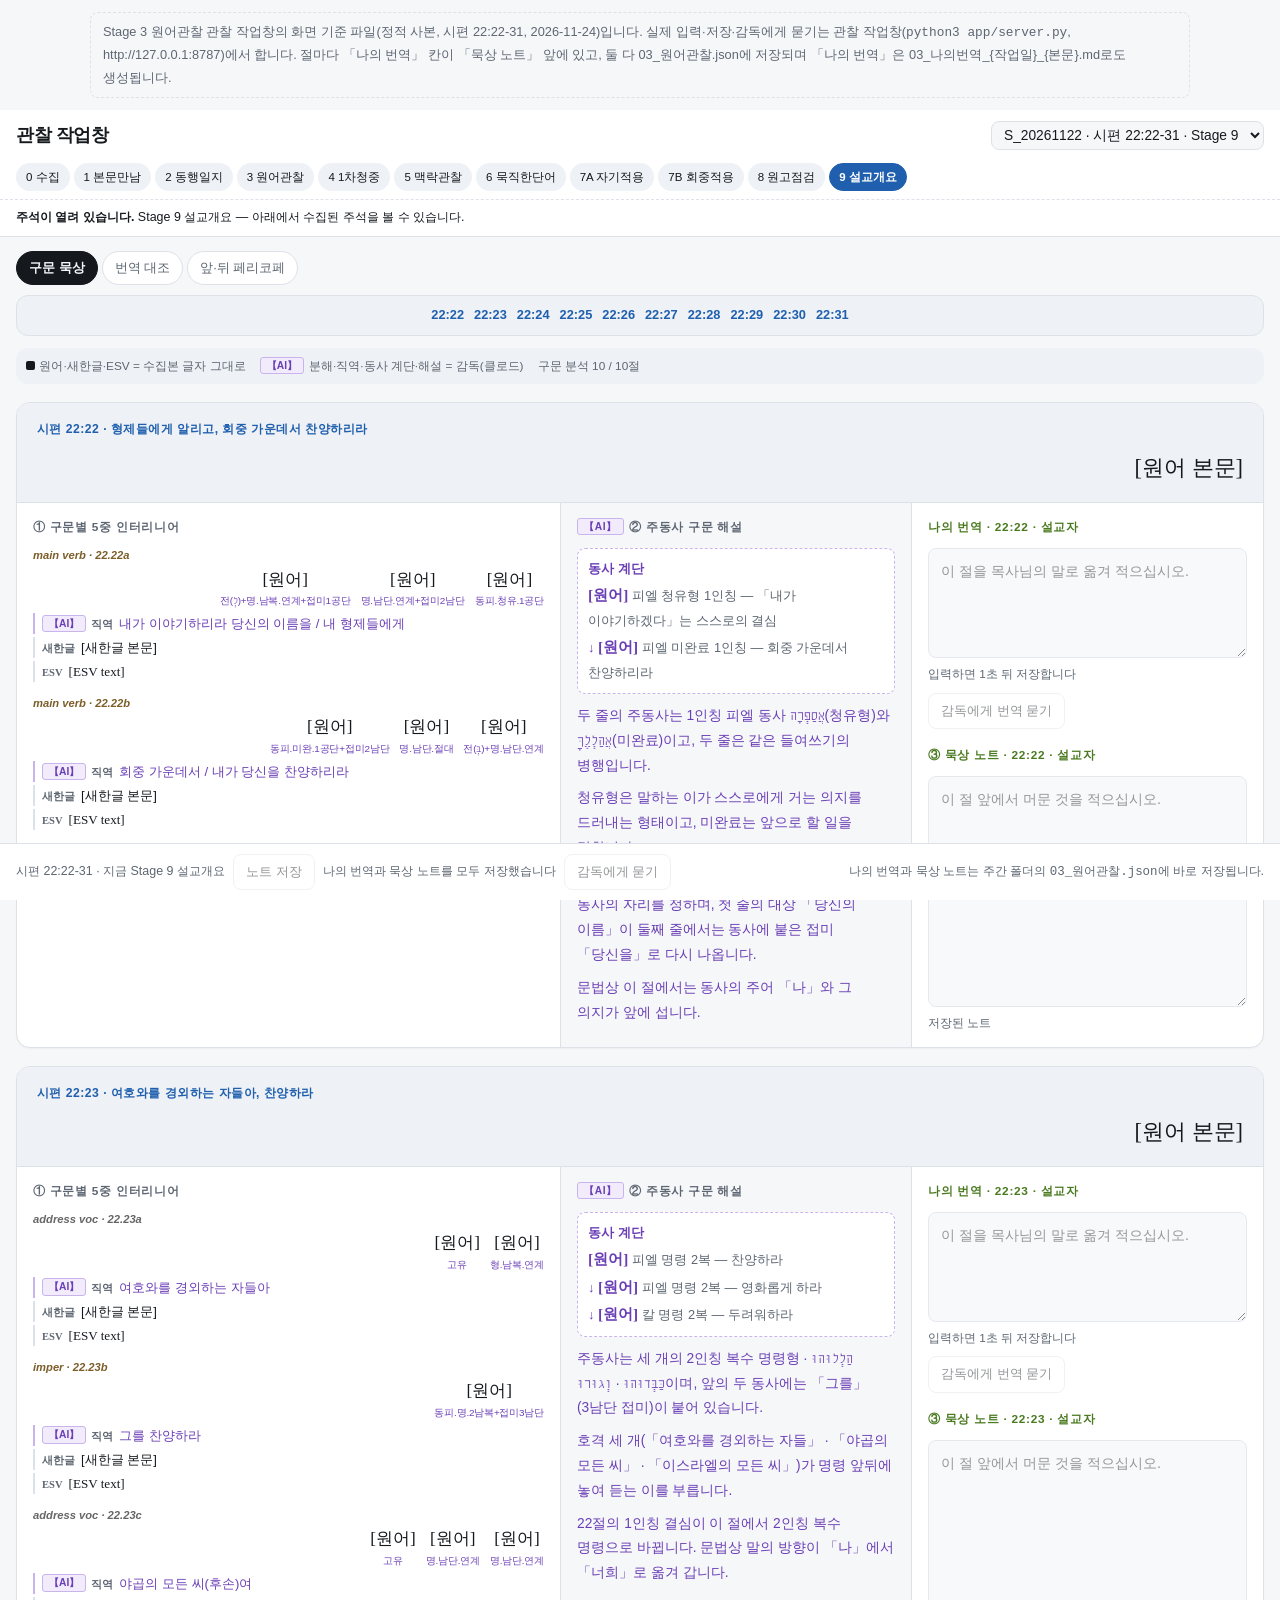
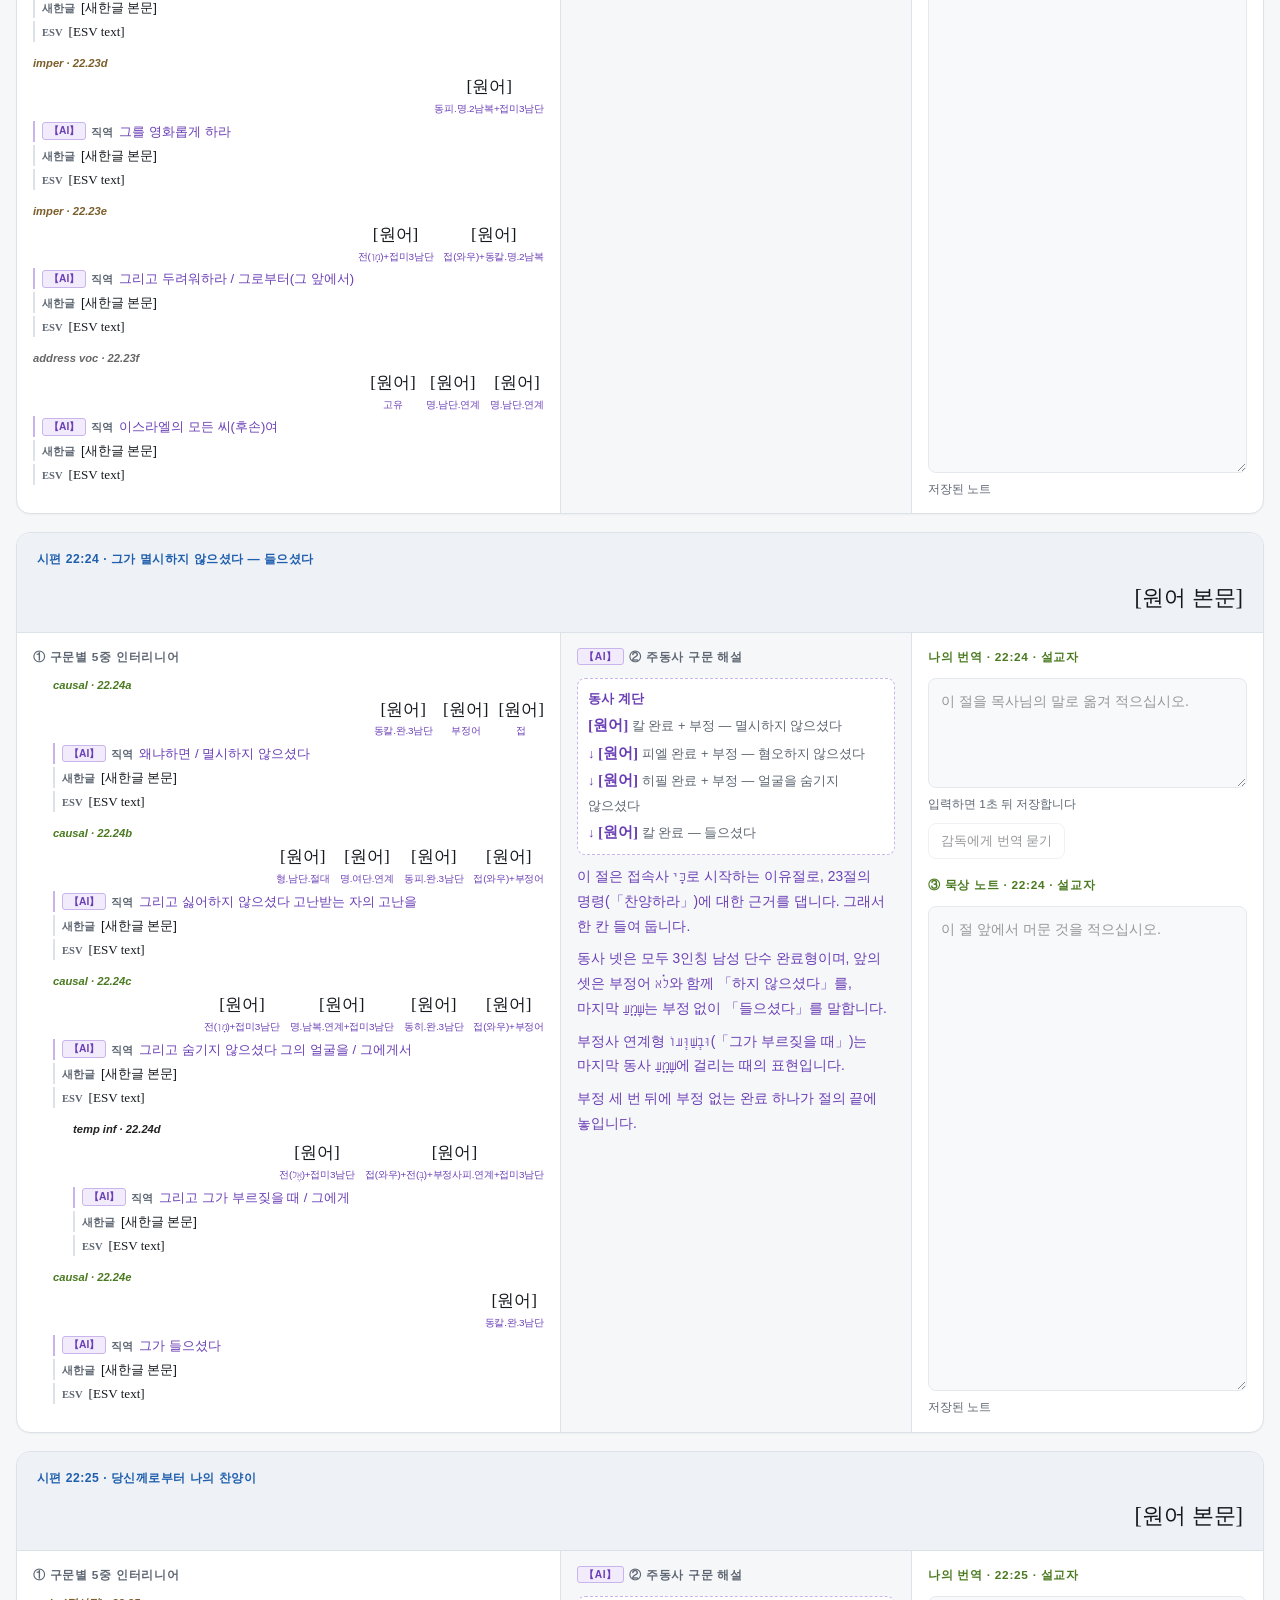
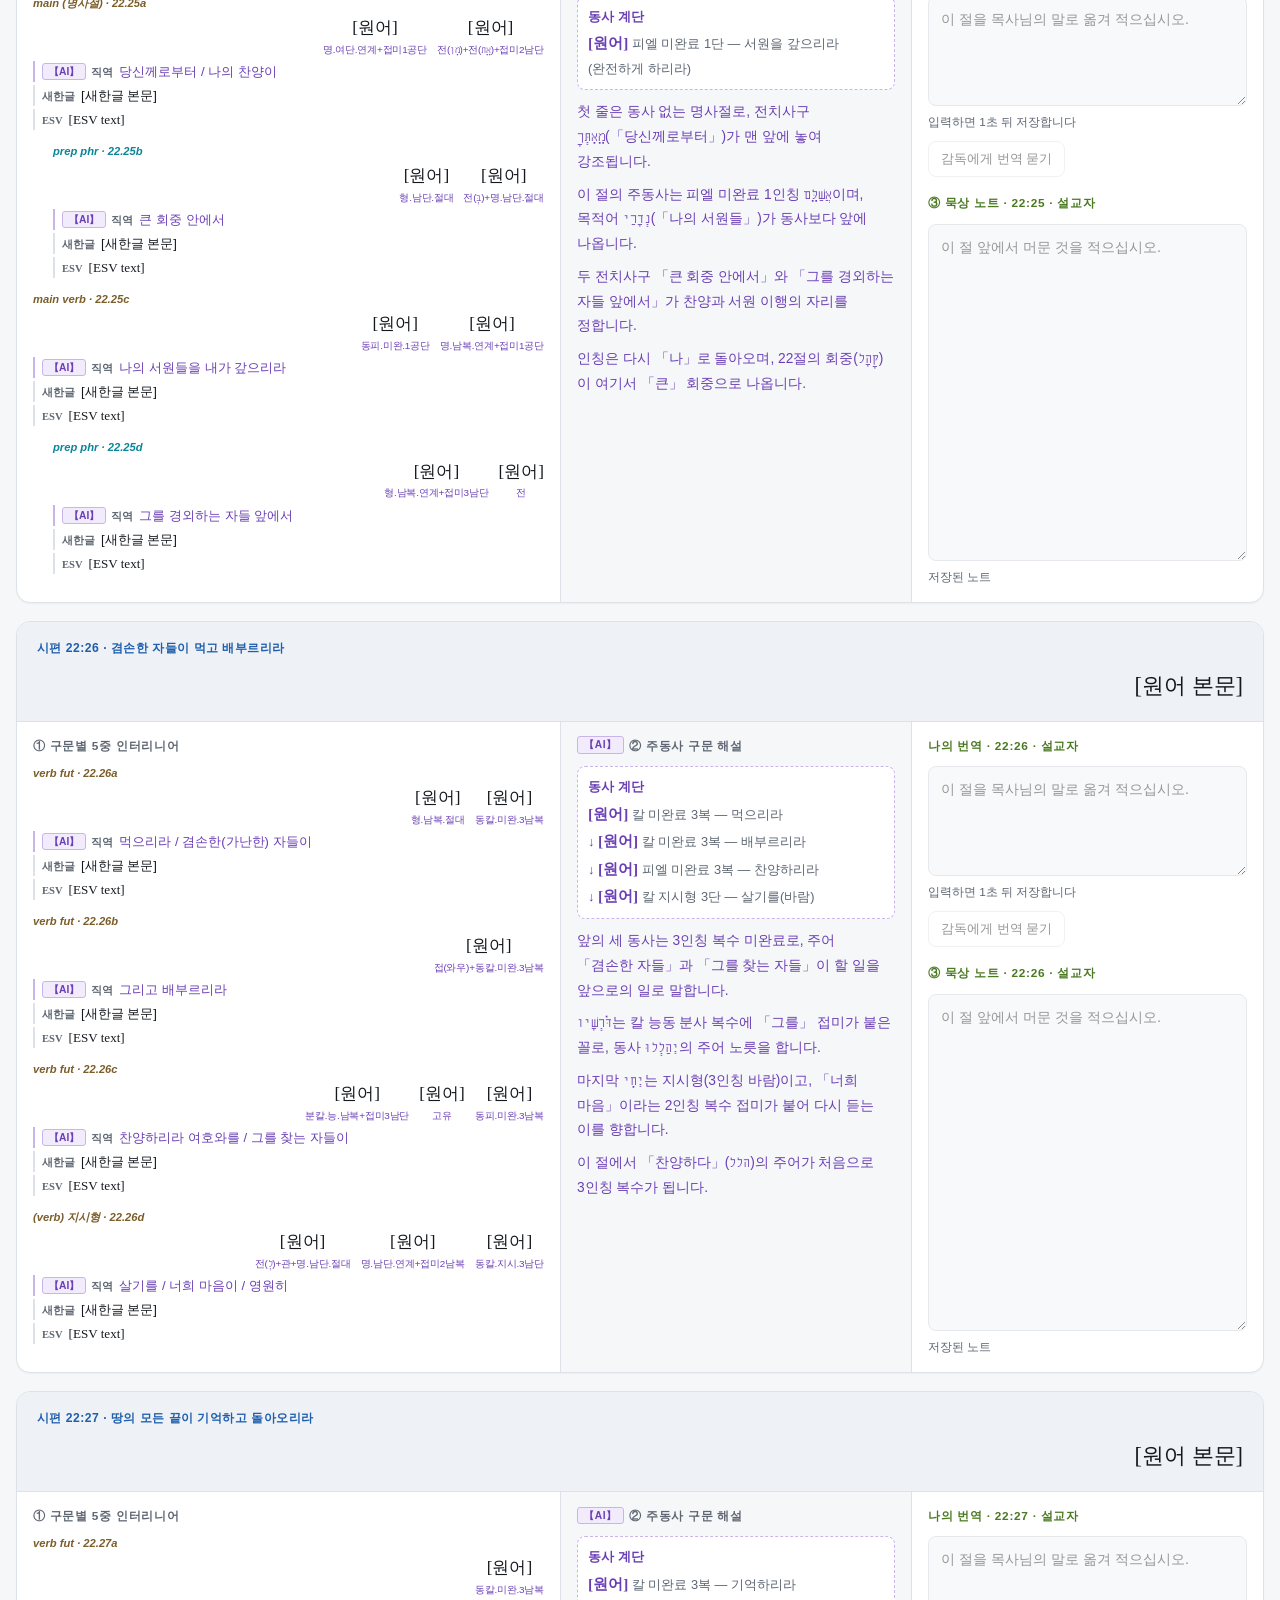
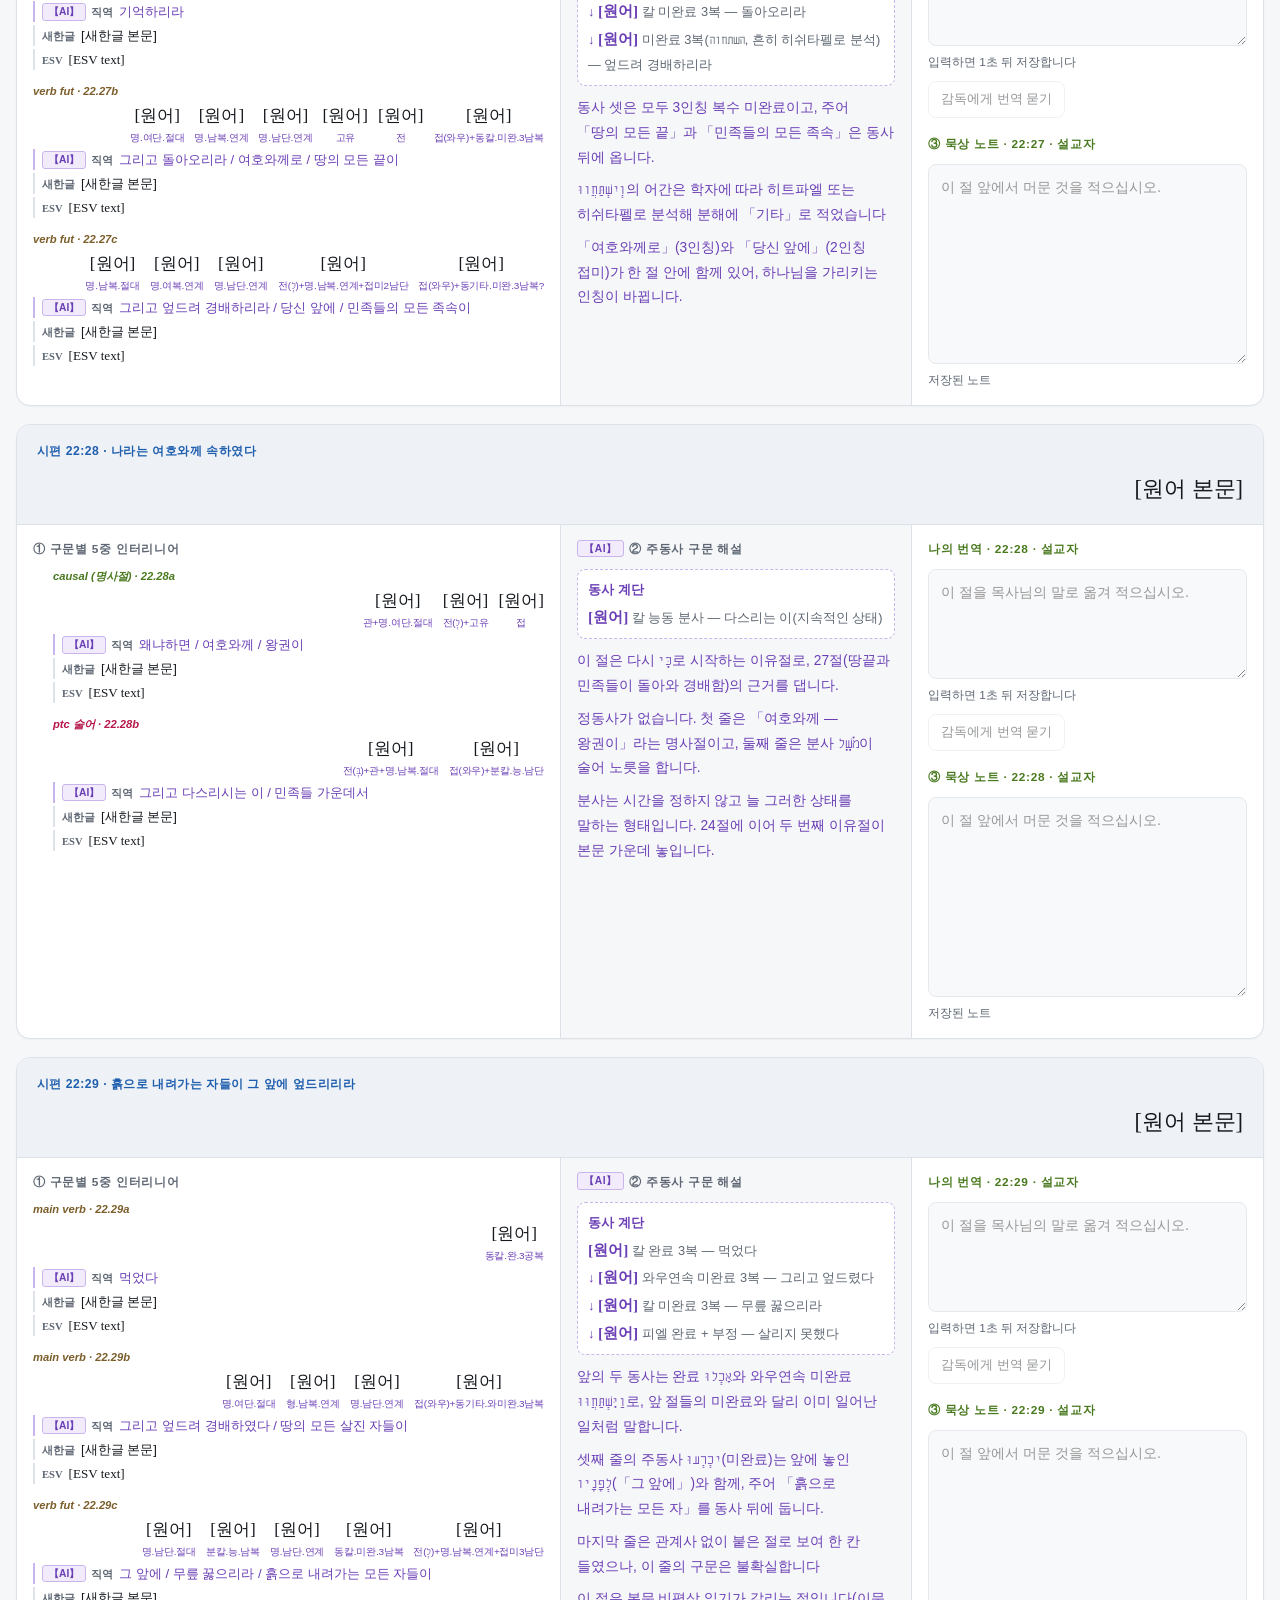
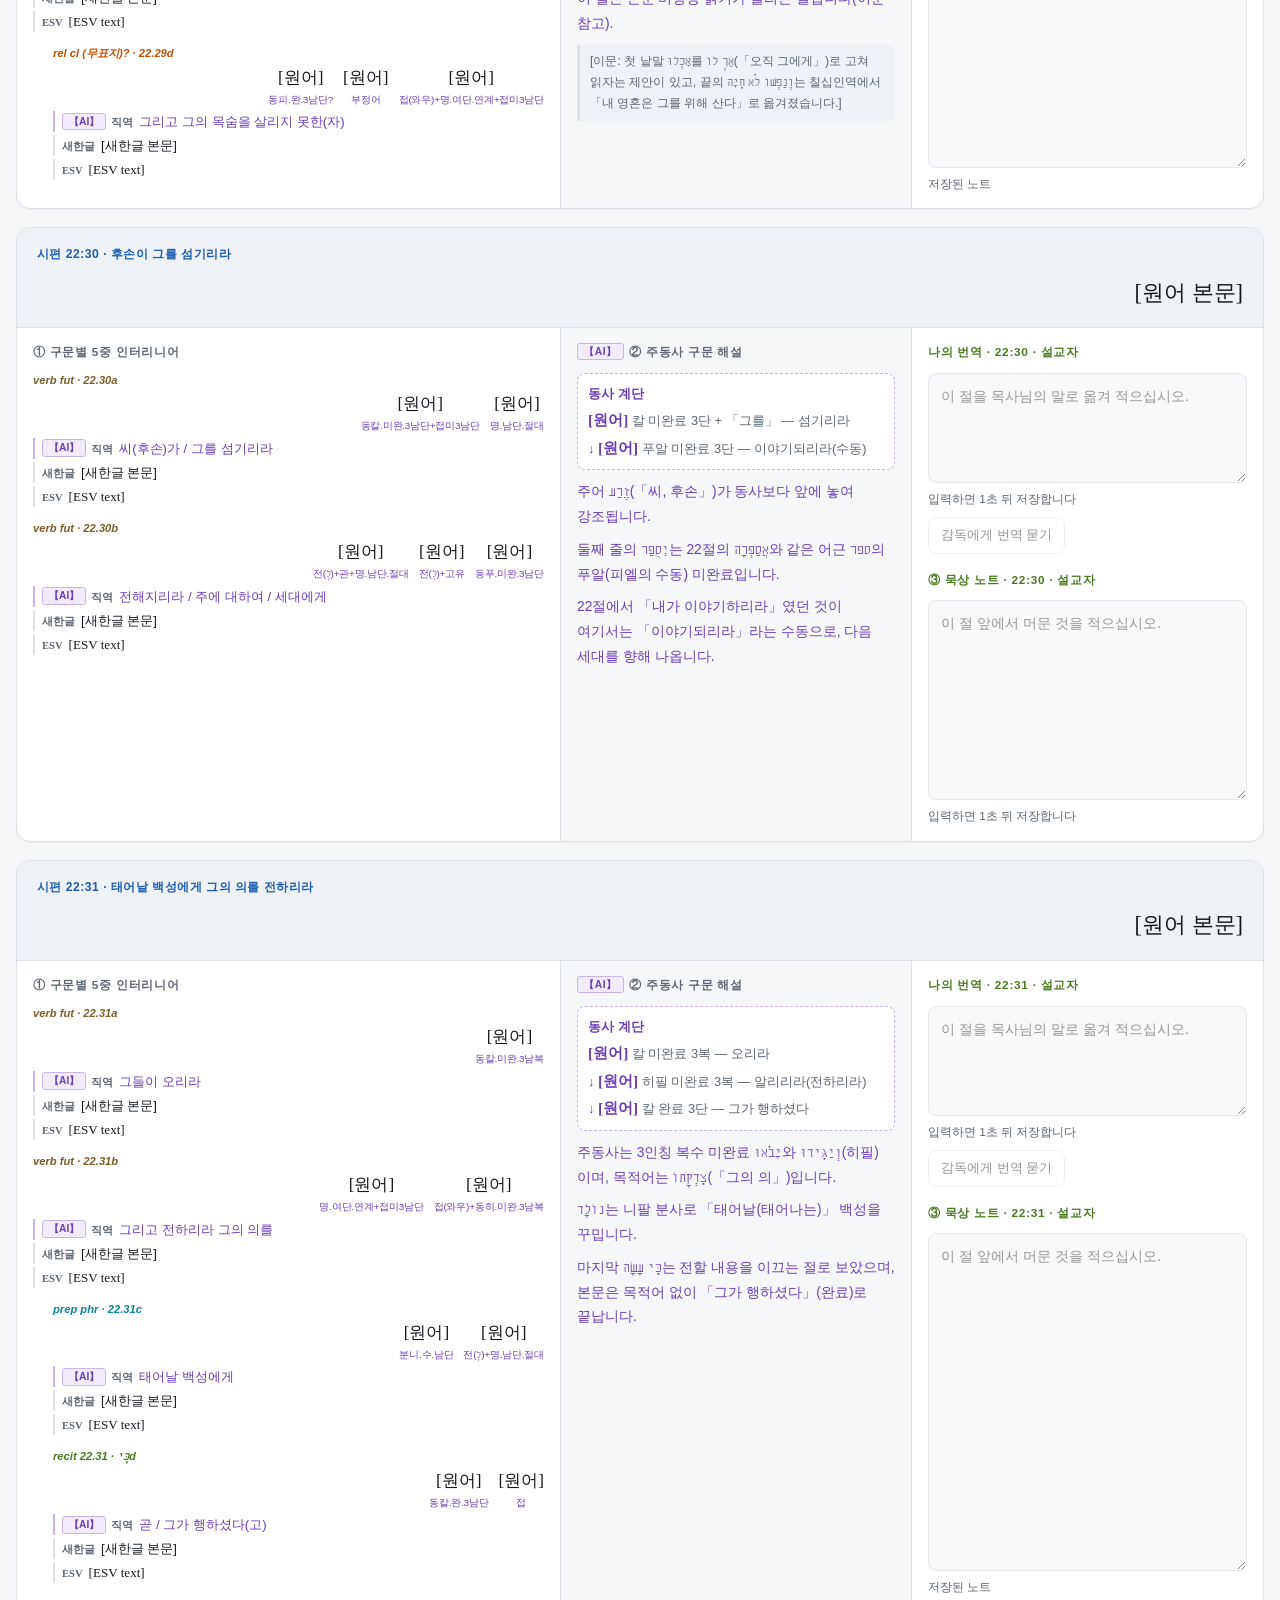
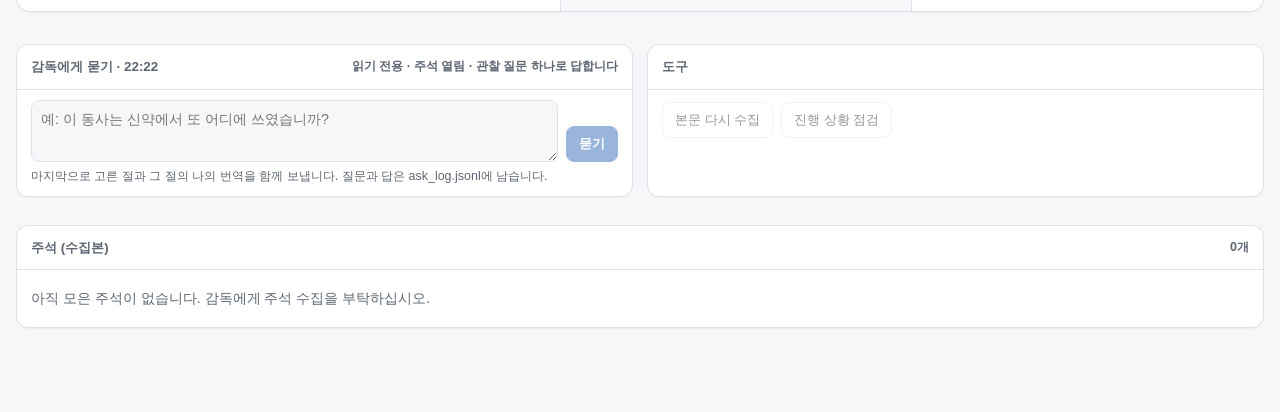
<file: skills/dwelling-sermon-coach/references/template_stage3_원어관찰.html>
<!doctype html>
<!-- dsc.css v1.0.0 -->
<html lang="ko">
<head>
<meta charset="utf-8">
<meta name="viewport" content="width=device-width, initial-scale=1">
<title>시편 22:22-31 원어관찰 (작업창 기준 파일)</title>
<style data-dsc="css">
/* dsc.css v1.0.0 — 머무르는 설교 코치 공통 디자인 (시안 B 「작업대」) */
:root{
 --font-body:-apple-system,BlinkMacSystemFont,"Apple SD Gothic Neo","Pretendard","Noto Sans KR","Malgun Gothic",sans-serif;
 --font-greek:"SBL Greek","New Athena Unicode","Cardo","Gentium Plus","Times New Roman","Noto Serif",Georgia,serif;
 --font-hebrew:"SBL Hebrew","Ezra SIL","Taamey Frank CLM","Noto Serif Hebrew","David Libre","Times New Roman","Arial Hebrew",serif;
 --lh:1.75;--r:12px;--r-s:8px;
 --bg:#f6f7f9;--card:#ffffff;--soft:#eef1f5;--ink:#15191e;--muted:#5d6672;--line:#dde2e8;
 --accent:#1f5fae;--on-accent:#ffffff;
 --ai:#6a3fb5;--ai-bg:#f1ebfb;--ai-line:#c9b5ec;
 --syn-subject:#1e6091;--syn-verb:#a83232;--syn-sub:#2d6a4f;
 --n-intro:#1565c0;--n-rise:#e65100;--n-dev:#2e7d32;--n-crisis:#c62828;--n-climax:#f57f17;--n-end:#4527a0;
 --shade:#eceff3;
}
@media (prefers-color-scheme:dark){:root:not([data-theme="light"]){
 --bg:#0f1318;--card:#171c23;--soft:#1d242d;--ink:#e7ebf0;--muted:#98a3b0;--line:#2a333e;
 --accent:#6fa8ef;--on-accent:#0f1318;--ai:#c3a6f5;--ai-bg:#271f38;--ai-line:#4e3d70;
 --syn-subject:#7cb5e0;--syn-verb:#f08b8b;--syn-sub:#7bc9a3;--shade:#141a21;--n-intro:#7fb2f0;--n-rise:#ffab6e;--n-dev:#7fcf86;--n-crisis:#f08b8b;--n-climax:#ffd166;--n-end:#b7a4f0}}
:root[data-theme="dark"]{
 --bg:#0f1318;--card:#171c23;--soft:#1d242d;--ink:#e7ebf0;--muted:#98a3b0;--line:#2a333e;
 --accent:#6fa8ef;--on-accent:#0f1318;--ai:#c3a6f5;--ai-bg:#271f38;--ai-line:#4e3d70;
 --syn-subject:#7cb5e0;--syn-verb:#f08b8b;--syn-sub:#7bc9a3;--shade:#141a21;--n-intro:#7fb2f0;--n-rise:#ffab6e;--n-dev:#7fcf86;--n-crisis:#f08b8b;--n-climax:#ffd166;--n-end:#b7a4f0}

*{box-sizing:border-box}
html{-webkit-text-size-adjust:100%}
body{margin:0;background:var(--bg);color:var(--ink);font-family:var(--font-body);
 line-height:var(--lh);word-break:keep-all;overflow-wrap:anywhere}
.wrap{max-width:760px;margin:0 auto;padding:24px 16px 80px}
header.dsc-head{padding-bottom:12px;margin-bottom:8px;border-bottom:1px solid var(--line)}
h1{font-size:1.35rem;font-weight:800;letter-spacing:-.02em;margin:0 0 4px}
h2{font-size:1.08rem;font-weight:800;margin:26px 0 8px}
h3{font-size:.95rem;font-weight:700;margin:18px 0 6px}
.meta{font-size:.78rem;color:var(--muted)}
footer.dsc-foot{margin-top:28px;font-size:.72rem;color:var(--muted)}

/* 설교자 원문 / AI 문장 */
.preacher-text{color:var(--ink)}
.claude-text{color:var(--ai)}
.ai-badge{display:inline-block;font-size:.64rem;font-weight:700;line-height:1.5;padding:0 6px;margin-right:5px;
 border-radius:3px;background:var(--ai-bg);color:var(--ai);border:1px solid var(--ai-line);vertical-align:.12em;font-style:normal}
.persona-block{margin:14px 0;padding:14px 16px;background:var(--card);border:1px solid var(--line);
 border-left:4px solid var(--accent);border-radius:var(--r);line-height:1.95}
.legend-bar{display:flex;flex-wrap:wrap;gap:8px 14px;align-items:center;font-size:.74rem;color:var(--muted);
 padding:8px 10px;margin:12px 0;background:var(--soft);border-radius:var(--r)}
.legend-bar .sw{display:inline-block;width:.8em;height:.8em;border-radius:2px;vertical-align:-.05em;margin-right:4px}

/* 본문 시각화 (김상훈 배열) */
.c-s{color:var(--syn-subject);font-weight:700}
.c-v{color:var(--syn-verb);font-weight:700}
.c-g{color:var(--syn-sub)}
.ln{display:block}
.ln.i1{padding-left:1.4em}.ln.i2{padding-left:2.8em}.ln.i3{padding-left:4.2em}
.greek{font-family:var(--font-greek);font-size:1.2em;line-height:1.7}
.hebrew{font-family:var(--font-hebrew);font-size:1.2em;line-height:1.8;direction:rtl;text-align:right}
.hebrew .ln.i1{padding-left:0;padding-right:1.4em}.hebrew .ln.i2{padding-left:0;padding-right:2.8em}.hebrew .ln.i3{padding-left:0;padding-right:4.2em}

/* 카드·블록 */
.card{background:var(--card);border:1px solid var(--line);border-radius:var(--r);margin:14px 0;
 box-shadow:0 1px 2px rgba(0,0,0,.04);overflow:hidden}
.card-h{display:flex;justify-content:space-between;align-items:center;gap:8px;flex-wrap:wrap;
 padding:10px 14px;font-size:.84rem;font-weight:700;color:var(--muted);border-bottom:1px solid var(--line)}
.card-b{padding:12px 14px}
.vn{font-weight:800;color:var(--accent);padding:10px 14px 0}
.vrow{padding:10px 14px;border-top:1px solid var(--line)}
.vrow:first-of-type{border-top:0}
.tr{font-size:.68rem;font-weight:700;color:var(--muted);letter-spacing:.04em;margin-bottom:2px}
.missing{color:var(--muted);font-style:normal}
.guide{background:var(--soft);border-left:4px solid var(--accent);border-radius:0 var(--r-s) var(--r-s) 0;
 padding:12px 14px;margin:14px 0;font-size:.9rem}
.question{margin-top:22px;background:var(--card);border:2px solid var(--accent);border-radius:var(--r);padding:16px}
.question h2{margin:0 0 8px;font-size:.95rem;color:var(--accent)}
.notice{font-size:.8rem;color:var(--muted);padding:8px 12px;border:1px dashed var(--line);border-radius:var(--r-s);margin:12px 0}

/* Stage 5 페리코프 3단 */
.peri{border-radius:var(--r);padding:14px;margin:12px 0;border:1px solid var(--line);background:var(--shade)}
.peri.main{background:var(--card);border:2px solid var(--accent);font-size:1.06rem}
.peri-h{font-size:.8rem;font-weight:800;color:var(--muted);margin-bottom:6px}
.peri.main .peri-h{color:var(--accent)}

/* 설교개요 6단계 서사 */
.narr{display:grid;grid-template-columns:repeat(6,minmax(0,1fr));gap:4px;margin:10px 0}
.narr span{font-size:.68rem;text-align:center;padding:6px 0;border-radius:var(--r-s);color:#fff;font-weight:700}
.n-intro{--n:var(--n-intro)}.n-rise{--n:var(--n-rise)}.n-dev{--n:var(--n-dev)}
.n-crisis{--n:var(--n-crisis)}.n-climax{--n:var(--n-climax)}.n-end{--n:var(--n-end)}
.narr span{background:var(--n)}
.narr .n-rise,.narr .n-climax{color:#1a1a1a}
:root[data-theme="dark"] .narr span{color:#111}
@media (prefers-color-scheme:dark){:root:not([data-theme="light"]) .narr span{color:#111}}
.move{border-left:5px solid var(--n);background:var(--card);border-radius:0 var(--r) var(--r) 0;
 padding:12px 14px;margin:12px 0;border-top:1px solid var(--line);border-right:1px solid var(--line);border-bottom:1px solid var(--line)}
.move-h{font-size:.78rem;font-weight:800;color:var(--n)}

/* 낭독(TTS) 조절 */
.dsc-tts{display:flex;flex-wrap:wrap;gap:6px;align-items:center;font-size:.8rem;margin:10px 0;
 padding:8px 10px;background:var(--card);border:1px solid var(--line);border-radius:var(--r)}
.dsc-tts select,.dsc-tts button,.dsc-play{font:inherit;font-size:.8rem;padding:5px 10px;border-radius:var(--r-s);
 border:1px solid var(--line);background:var(--bg);color:var(--ink);cursor:pointer;max-width:100%}
.dsc-tts select.dsc-voice{max-width:220px}
.dsc-play{background:var(--accent);border-color:var(--accent);color:var(--on-accent);font-weight:700}
.dsc-play:disabled,.dsc-tts button:disabled{opacity:.45;cursor:not-allowed}
.dsc-tts-msg{color:var(--muted);font-size:.74rem}
.dsc-speaking{background:var(--soft);border-radius:var(--r-s);outline:2px solid var(--accent);outline-offset:2px}

@media (max-width:480px){
 .wrap{padding:18px 16px 70px}
 h1{font-size:1.2rem}
 .ln.i1{padding-left:1em}.ln.i2{padding-left:2em}.ln.i3{padding-left:3em}
 .hebrew .ln.i1,.hebrew .ln.i2,.hebrew .ln.i3{padding-left:0}
 .hebrew .ln.i1{padding-right:1em}.hebrew .ln.i2{padding-right:2em}.hebrew .ln.i3{padding-right:3em}
 .dsc-tts select.dsc-voice{max-width:100%;flex:1 1 100%}
}
@media print{.dsc-tts,.dsc-play{display:none}body{background:#fff}}
</style>
<style data-dsc="stage3">
.claude-text-ws{color:var(--ai)} /* 작업창에서는 【AI】 배지가 묶음 머리에 있음 */
/* 관찰 작업창 — dsc.css(시안 B 「작업대」) 위에 얹는 배치
 * Stage 3 원어관찰은 헬라어 구문성경 「구문 묵상 뷰어」 틀(위 전체 절 + 아래 3분할)을 따릅니다. */
html,body{height:100%}
body{display:flex;flex-direction:column;min-height:100%}
button,select,textarea,input{font:inherit;color:inherit}
button{cursor:pointer}
:root{--fam-main:#7B5E2A;--fam-ptc:#B5174A;--fam-inf:#222222;--fam-pur:#1255A0;--fam-rel:#C45000;--fam-causal:#4A7A20;
 --fam-quest:#5A0E90;--fam-cond:#6A6A6A;--fam-plain:#6A6A6A;--fam-prep:#0c8599;--fam-par:#5A0E90;--fam-etc:#666666;
 --mv-bg:#f5e6c0;--note:#4A7A20}
@media (prefers-color-scheme:dark){:root:not([data-theme="light"]){--fam-main:#d3b872;--fam-ptc:#f08bab;--fam-inf:#d0d0d0;
 --fam-pur:#7fa9e0;--fam-rel:#e8905c;--fam-causal:#9dc47a;--fam-quest:#b98be0;--fam-cond:#a09a8e;--fam-plain:#a09a8e;
 --fam-prep:#5fc0cf;--fam-par:#b98be0;--fam-etc:#9d968a;--mv-bg:#4a3c1c;--note:#9dc47a}}

.ws-top{background:var(--card);border-bottom:1px solid var(--line);position:sticky;top:0;z-index:5}
.ws-title{display:flex;align-items:center;justify-content:space-between;gap:10px;flex-wrap:wrap;padding:10px 16px 6px}
.ws-title h1{margin:0;font-size:1.1rem}
.ws-week select{font-size:.86rem;padding:5px 8px;border:1px solid var(--line);border-radius:var(--r-s);background:var(--bg);max-width:100%}
.sr{position:absolute;width:1px;height:1px;overflow:hidden;clip:rect(0 0 0 0)}
.rail{display:flex;gap:4px;overflow-x:auto;padding:6px 16px 8px;scrollbar-width:thin}
.rail span{flex:0 0 auto;font-size:.72rem;padding:3px 9px;border-radius:999px;color:var(--muted);border:1px solid var(--line);white-space:nowrap}
.rail span.done{color:var(--ink);background:var(--soft);border-color:transparent}
.rail span.now{background:var(--accent);border-color:var(--accent);color:var(--on-accent);font-weight:700}
.rail span.later{opacity:.6}
.gate{font-size:.78rem;color:var(--muted);padding:7px 16px;border-top:1px dashed var(--line)}
.gate b{color:var(--ink)}
.gate.open{color:var(--ink)}

.ws-main{flex:1;padding:14px 16px;max-width:1340px;width:100%;margin:0 auto}
.tabs{display:flex;gap:4px;flex-wrap:wrap;margin-bottom:10px}
.tabs button{font-size:.8rem;padding:5px 12px;border-radius:999px;border:1px solid var(--line);background:var(--card);color:var(--muted)}
.tabs button[aria-selected="true"]{background:var(--ink);color:var(--bg);border-color:var(--ink);font-weight:700}
.toc{display:flex;flex-wrap:wrap;gap:4px 10px;justify-content:center;font-size:.8rem;background:var(--soft);
 border:1px solid var(--line);border-radius:var(--r);padding:8px 12px;margin-bottom:10px}
.toc a{color:var(--accent);text-decoration:none;font-weight:700}
.legend-bar .sw-src{background:var(--ink)}

/* 절 블록 — 위 전체 절, 아래 3분할 */
.verse-block{border:1px solid var(--line);border-radius:14px;background:var(--card);margin:18px 0;overflow:hidden;
 box-shadow:0 1px 2px rgba(0,0,0,.04);scroll-margin-top:130px}
.verse-top{padding:16px 20px 14px;background:var(--soft);border-bottom:1px solid var(--line)}
.vnum{display:block;font-size:.76rem;font-weight:800;color:var(--accent);letter-spacing:.04em;margin-bottom:6px}
.greek-full{font-size:1.3em;line-height:1.85}
.greek-full.hebrew{font-size:1.4em}
.mv{font-weight:700;background:var(--mv-bg);padding:0 4px;border-radius:3px}
.verse-grid{display:grid;grid-template-columns:minmax(0,1.55fr) minmax(0,1fr) minmax(0,1fr)}
@media(max-width:1000px){.verse-grid{grid-template-columns:minmax(0,1fr)}}
.pane{padding:14px 16px;border-right:1px solid var(--line);min-width:0}
.pane:last-child{border-right:0}
@media(max-width:1000px){.pane{border-right:0;border-bottom:1px solid var(--line)}.pane:last-child{border-bottom:0}}
.pane.center{background:var(--bg)}
.pane.right{display:flex;flex-direction:column}
.pane h4{margin:0 0 10px;font-size:.74rem;letter-spacing:.06em;color:var(--muted)}
.pane.right h4{color:var(--note)}

/* ① 5중 인터리니어 */
.chunk{margin:0 0 14px}
.ind-0{padding-left:0}.ind-1{padding-left:20px}.ind-2{padding-left:40px}.ind-3{padding-left:60px}
@media(max-width:480px){.ind-1{padding-left:10px}.ind-2{padding-left:20px}.ind-3{padding-left:30px}}
.clabel{display:block;font-style:italic;font-size:.7rem;margin-bottom:3px;line-height:1.4;font-weight:700}
.fam-main{color:var(--fam-main)}.fam-ptc{color:var(--fam-ptc)}.fam-inf{color:var(--fam-inf)}.fam-pur{color:var(--fam-pur)}
.fam-rel{color:var(--fam-rel)}.fam-causal{color:var(--fam-causal)}.fam-quest{color:var(--fam-quest)}.fam-cond{color:var(--fam-cond)}
.fam-plain{color:var(--fam-plain)}.fam-prep{color:var(--fam-prep)}.fam-par{color:var(--fam-par)}.fam-etc{color:var(--fam-etc)}
.gwords{display:flex;flex-wrap:wrap;gap:3px 10px;align-items:flex-end;margin-bottom:2px}
.gw{display:inline-flex;flex-direction:column;align-items:center}
.gw .g{font-size:1.08em;line-height:1.5}
.gw .ab{font-size:.62rem;white-space:nowrap;letter-spacing:-.02em}
.gw.gap .g{color:var(--muted);letter-spacing:.15em}
.g-line{font-size:1.08em}
.row{font-size:.82rem;margin-top:3px;padding-left:7px;line-height:1.6;border-left:2.5px solid var(--line)}
.row .tag{font-size:.66rem;font-weight:700;margin-right:6px;color:var(--muted)}
.row.own{border-left-color:var(--ai-line)}
.row.esv{font-family:Georgia,"Times New Roman",serif}
.pending{margin-top:8px}

/* ② 해설 */
.pane.center p{font-size:.86rem;margin:0 0 8px;line-height:1.8}
.gk{font-weight:700}
.vchain{font-size:.8rem;background:var(--card);border:1px dashed var(--ai-line);border-radius:var(--r-s);
 padding:8px 10px;margin-bottom:10px;line-height:1.9}
.vchain b{display:block}
.vchain .dim{color:var(--muted)}
.variant{font-size:.76rem;color:var(--muted);background:var(--soft);border-left:3px solid var(--line);padding:6px 10px;border-radius:0 6px 6px 0;margin-top:6px}

/* ③ 묵상 노트 */
textarea.medi{width:100%;flex:1 1 auto;min-height:200px;border:1.5px solid var(--line);border-radius:var(--r-s);background:var(--bg);
 font-size:.9rem;line-height:1.8;padding:10px 12px;resize:vertical}
textarea.medi:focus{outline:2px solid var(--note);outline-offset:1px;border-color:transparent}
textarea.medi[readonly]{opacity:.75}
.medi-hint{font-size:.74rem;color:var(--muted);margin-top:6px}
textarea.medi.mytr{flex:0 0 auto;min-height:110px}
.pane.right .tr-ask{align-self:flex-start;margin:8px 0 16px}
.st.ok{color:var(--syn-sub)}
.st.bad{color:var(--syn-verb);font-weight:700}
.conflict{margin-top:8px;padding:10px 12px;background:var(--soft);border-radius:var(--r-s);font-size:.84rem}
.conflict pre,.comm pre,.pre{white-space:pre-wrap;word-break:keep-all;overflow-wrap:anywhere;font:inherit;font-size:.84rem;margin:6px 0}
.nav{display:flex;gap:6px;flex-wrap:wrap}

/* 번역 대조 · 페리코페 */
.cmp{padding:10px 14px;border-top:1px solid var(--line)}
.cmp-row{display:grid;grid-template-columns:6.5em minmax(0,1fr);gap:8px;font-size:.88rem;padding:2px 0}
.cmp-row .tr{margin:0;padding-top:.25em}
.vref{font-size:.72rem;font-weight:800;color:var(--accent);margin-right:6px}
.heading{font-size:.76rem;font-weight:800;color:var(--muted);padding:10px 14px 0}
.verse-line{padding:6px 14px}

/* 아래 묶음: 묻기·도구·주석 */
.extra{display:grid;grid-template-columns:minmax(0,1fr);gap:0 14px}
@media(min-width:1000px){.extra{grid-template-columns:minmax(0,1fr) minmax(0,1fr)}.extra>.comm{grid-column:1 / -1}}
.btn{font-size:.8rem;padding:6px 12px;border-radius:var(--r-s);border:1px solid var(--line);background:var(--card)}
.btn:hover{background:var(--soft)}
.btn.primary{background:var(--accent);border-color:var(--accent);color:var(--on-accent);font-weight:700}
.btn:disabled{opacity:.45;cursor:not-allowed}
.ask-row{display:flex;gap:8px;padding:10px 14px 4px;align-items:flex-end}
.ask-row textarea{flex:1;min-width:0;resize:vertical;font-size:.9rem;line-height:1.6;border:1px solid var(--line);
 border-radius:var(--r-s);background:var(--bg);padding:7px 9px}
.ask-st{padding:0 14px 8px}
.qa{padding:10px 14px;border-top:1px solid var(--line);font-size:.88rem}
.qa .q{font-size:.8rem;color:var(--muted);margin-bottom:4px}
.qa .a{white-space:pre-wrap}
.tools{display:flex;gap:8px;flex-wrap:wrap}
.comm details{border-top:1px solid var(--line)}
.comm details:first-of-type{border-top:0}
.comm summary{cursor:pointer;padding:9px 14px;font-size:.84rem;font-weight:700}
.comm pre{padding:0 14px 12px;max-height:420px;overflow:auto}

.ws-foot{display:flex;justify-content:space-between;align-items:center;gap:10px;flex-wrap:wrap;padding:10px 16px;
 border-top:1px solid var(--line);background:var(--card);font-size:.78rem;position:sticky;bottom:0;z-index:6}
#stagebar{display:flex;align-items:center;gap:6px 8px;flex-wrap:wrap}
/* 감독과 마무리 — 아래 막대 바로 위에 뜨는 칸 */
.wrap-panel{position:absolute;left:12px;right:12px;bottom:calc(100% + 8px);max-width:720px;margin:0 auto;max-height:65vh;
 display:flex;flex-direction:column;box-shadow:0 6px 24px rgba(0,0,0,.18);font-size:.88rem}
.wrap-panel .card-h{display:flex;justify-content:space-between;align-items:center;gap:8px}
.wrap-list{overflow:auto;min-height:0;flex:1 1 auto}
.wrap-list .qa:first-child{border-top:0}
.wrap-go{padding:4px 14px 12px;justify-content:flex-end}
@media(max-width:480px){.wrap-panel{left:6px;right:6px;max-height:70vh}.wrap-panel .ask-row{flex-direction:column;align-items:stretch}}
.empty{padding:16px 14px;color:var(--muted);font-size:.88rem}
.warn{color:var(--syn-verb)}
.files{margin:0;padding:8px 14px 12px 32px;font-size:.84rem}
[hidden]{display:none!important}
@media(max-width:480px){.ws-title,.rail,.gate,.ws-main,.ws-foot{padding-left:12px;padding-right:12px}
 .verse-top,.pane{padding-left:12px;padding-right:12px}.greek-full{font-size:1.15em}}

</style>
</head>
<!-- 공개 저장소 사본: 성경 번역·원어 본문은 저작권 때문에 자리 표시로 바꾸었습니다. 배열·색 표시·화면 구조는 원본과 같습니다. -->
<body>
<div class="notice" style="margin:12px auto;max-width:1100px">Stage 3 원어관찰 관찰 작업창의 화면 기준 파일(정적 사본, 시편 22:22-31, 2026-11-24)입니다. 실제 입력·저장·감독에게 묻기는 관찰 작업창(<code>python3 app/server.py</code>, http://127.0.0.1:8787)에서 합니다. 절마다 「나의 번역」 칸이 「묵상 노트」 앞에 있고, 둘 다 03_원어관찰.json에 저장되며 「나의 번역」은 03_나의번역_{작업일}_{본문}.md로도 생성됩니다.</div>

<header class="ws-top">
 <div class="ws-title">
  <h1>관찰 작업창</h1>
  <label class="ws-week"><span class="sr">주간</span><select id="week" aria-label="주간 선택"><option value="S_20261122">S_20261122 · 시편 22:22-31 · Stage 9</option><option value="S_20261115">S_20261115 · 구판 (읽기 전용)</option><option value="S_20261108">S_20261108 · 구판 (읽기 전용)</option></select></label>
 </div>
 <nav class="rail" id="rail" aria-label="단계"><span class="done">0 수집</span><span class="done">1 본문만남</span><span class="done">2 동행일지</span><span class="done">3 원어관찰</span><span class="done">4 1차청중</span><span class="done">5 맥락관찰</span><span class="done">6 묵직한단어</span><span class="done">7A 자기적용</span><span class="done">7B 회중적용</span><span class="done">8 원고점검</span><span class="now" aria-current="step">9 설교개요</span></nav>
 <div class="gate open" id="gate" role="status"><b>주석이 열려 있습니다. </b>Stage 9 설교개요 — 아래에서 수집된 주석을 볼 수 있습니다.</div>
</header>

<main class="ws-main" id="main">
 <div class="tabs" id="tabs" role="tablist"><button disabled type="button" role="tab" aria-selected="true">구문 묵상</button><button disabled type="button" role="tab" aria-selected="false">번역 대조</button><button disabled type="button" role="tab" aria-selected="false">앞·뒤 페리코페</button></div>
 <div id="textview"><section id="tab-syntax"><nav class="toc" aria-label="절 목차"><a href="#">22:22</a><a href="#">22:23</a><a href="#">22:24</a><a href="#">22:25</a><a href="#">22:26</a><a href="#">22:27</a><a href="#">22:28</a><a href="#">22:29</a><a href="#">22:30</a><a href="#">22:31</a></nav><div class="legend-bar"><span><span class="sw sw-src"></span>원어·새한글·ESV = 수집본 글자 그대로</span><span><span class="ai-badge">【AI】</span>분해·직역·동사 계단·해설 = 감독(클로드)</span><span>구문 분석 10 / 10절</span></div><article class="verse-block" id="v-22-22"><div class="verse-top"><span class="vnum">시편 22:22 · 형제들에게 알리고, 회중 가운데서 찬양하리라</span><div class="greek-full hebrew preacher-text" dir="rtl" lang="he">[원어 본문]</div></div><div class="verse-grid"><div class="pane left"><h4>① 구문별 5중 인터리니어</h4><div class="chunk ind-0"><span class="clabel fam-main">main verb · 22.22a</span><div class="gwords" dir="rtl"><span class="gw"><span class="g hebrew preacher-text" lang="he">[원어]</span><span class="ab claude-text-ws" dir="ltr">동피.청유.1공단</span></span><span class="gw"><span class="g hebrew preacher-text" lang="he">[원어]</span><span class="ab claude-text-ws" dir="ltr">명.남단.연계+접미2남단</span></span><span class="gw"><span class="g hebrew preacher-text" lang="he">[원어]</span><span class="ab claude-text-ws" dir="ltr">전(לְ)+명.남복.연계+접미1공단</span></span></div><div class="row own claude-text-ws"><span class="ai-badge">【AI】</span><span class="tag">직역</span>내가 이야기하리라 당신의 이름을 / 내 형제들에게</div><div class="row nk preacher-text"><span class="tag">새한글</span>[새한글 본문]</div><div class="row esv preacher-text"><span class="tag">ESV</span>[ESV text]</div></div><div class="chunk ind-0"><span class="clabel fam-main">main verb · 22.22b</span><div class="gwords" dir="rtl"><span class="gw"><span class="g hebrew preacher-text" lang="he">[원어]</span><span class="ab claude-text-ws" dir="ltr">전(בְּ)+명.남단.연계</span></span><span class="gw"><span class="g hebrew preacher-text" lang="he">[원어]</span><span class="ab claude-text-ws" dir="ltr">명.남단.절대</span></span><span class="gw"><span class="g hebrew preacher-text" lang="he">[원어]</span><span class="ab claude-text-ws" dir="ltr">동피.미완.1공단+접미2남단</span></span></div><div class="row own claude-text-ws"><span class="ai-badge">【AI】</span><span class="tag">직역</span>회중 가운데서 / 내가 당신을 찬양하리라</div><div class="row nk preacher-text"><span class="tag">새한글</span>[새한글 본문]</div><div class="row esv preacher-text"><span class="tag">ESV</span>[ESV text]</div></div></div><div class="pane center"><h4><span class="ai-badge">【AI】</span>② 주동사 구문 해설</h4><div class="vchain claude-text-ws"><b>동사 계단</b><div><span class="gk hebrew">[원어]</span> <span class="dim">피엘 청유형 1인칭 — 「내가 이야기하겠다」는 스스로의 결심</span></div><div>↓ <span class="gk hebrew">[원어]</span> <span class="dim">피엘 미완료 1인칭 — 회중 가운데서 찬양하리라</span></div></div><p class="claude-text-ws">두 줄의 주동사는 1인칭 피엘 동사 אֲסַפְּרָה(청유형)와 אֲהַלְלֶךָּ(미완료)이고, 두 줄은 같은 들여쓰기의 병행입니다.</p><p class="claude-text-ws">청유형은 말하는 이가 스스로에게 거는 의지를 드러내는 형태이고, 미완료는 앞으로 할 일을 말합니다.</p><p class="claude-text-ws">「내 형제들에게」와 「회중 가운데서」가 각 동사의 자리를 정하며, 첫 줄의 대상 「당신의 이름」이 둘째 줄에서는 동사에 붙은 접미 「당신을」로 다시 나옵니다.</p><p class="claude-text-ws">문법상 이 절에서는 동사의 주어 「나」와 그 의지가 앞에 섭니다.</p></div><div class="pane right"><h4>나의 번역 · 22:22 · 설교자</h4><textarea class="medi mytr" id="note-tr-v-22-22" data-ref="22:22" aria-label="22:22 나의 번역" placeholder="이 절을 목사님의 말로 옮겨 적으십시오." readonly></textarea><div id="conf-tr-v-22-22"></div><div class="st medi-hint" id="st-tr-v-22-22">입력하면 1초 뒤 저장합니다</div><button disabled class="btn tr-ask" type="button">감독에게 번역 묻기</button><h4>③ 묵상 노트 · 22:22 · 설교자</h4><textarea class="medi" id="note-v-22-22" data-ref="22:22" aria-label="22:22 묵상 노트" placeholder="이 절 앞에서 머문 것을 적으십시오." readonly></textarea><div id="conf-v-22-22"></div><div class="st medi-hint" id="st-v-22-22">저장된 노트</div></div></div></article><article class="verse-block" id="v-22-23"><div class="verse-top"><span class="vnum">시편 22:23 · 여호와를 경외하는 자들아, 찬양하라</span><div class="greek-full hebrew preacher-text" dir="rtl" lang="he">[원어 본문]</div></div><div class="verse-grid"><div class="pane left"><h4>① 구문별 5중 인터리니어</h4><div class="chunk ind-0"><span class="clabel fam-etc">address voc · 22.23a</span><div class="gwords" dir="rtl"><span class="gw"><span class="g hebrew preacher-text" lang="he">[원어]</span><span class="ab claude-text-ws" dir="ltr">형.남복.연계</span></span><span class="gw"><span class="g hebrew preacher-text" lang="he">[원어]</span><span class="ab claude-text-ws" dir="ltr">고유</span></span></div><div class="row own claude-text-ws"><span class="ai-badge">【AI】</span><span class="tag">직역</span>여호와를 경외하는 자들아</div><div class="row nk preacher-text"><span class="tag">새한글</span>[새한글 본문]</div><div class="row esv preacher-text"><span class="tag">ESV</span>[ESV text]</div></div><div class="chunk ind-0"><span class="clabel fam-main">imper · 22.23b</span><div class="gwords" dir="rtl"><span class="gw"><span class="g hebrew preacher-text" lang="he">[원어]</span><span class="ab claude-text-ws" dir="ltr">동피.명.2남복+접미3남단</span></span></div><div class="row own claude-text-ws"><span class="ai-badge">【AI】</span><span class="tag">직역</span>그를 찬양하라</div><div class="row nk preacher-text"><span class="tag">새한글</span>[새한글 본문]</div><div class="row esv preacher-text"><span class="tag">ESV</span>[ESV text]</div></div><div class="chunk ind-0"><span class="clabel fam-etc">address voc · 22.23c</span><div class="gwords" dir="rtl"><span class="gw"><span class="g hebrew preacher-text" lang="he">[원어]</span><span class="ab claude-text-ws" dir="ltr">명.남단.연계</span></span><span class="gw"><span class="g hebrew preacher-text" lang="he">[원어]</span><span class="ab claude-text-ws" dir="ltr">명.남단.연계</span></span><span class="gw"><span class="g hebrew preacher-text" lang="he">[원어]</span><span class="ab claude-text-ws" dir="ltr">고유</span></span></div><div class="row own claude-text-ws"><span class="ai-badge">【AI】</span><span class="tag">직역</span>야곱의 모든 씨(후손)여</div><div class="row nk preacher-text"><span class="tag">새한글</span>[새한글 본문]</div><div class="row esv preacher-text"><span class="tag">ESV</span>[ESV text]</div></div><div class="chunk ind-0"><span class="clabel fam-main">imper · 22.23d</span><div class="gwords" dir="rtl"><span class="gw"><span class="g hebrew preacher-text" lang="he">[원어]</span><span class="ab claude-text-ws" dir="ltr">동피.명.2남복+접미3남단</span></span></div><div class="row own claude-text-ws"><span class="ai-badge">【AI】</span><span class="tag">직역</span>그를 영화롭게 하라</div><div class="row nk preacher-text"><span class="tag">새한글</span>[새한글 본문]</div><div class="row esv preacher-text"><span class="tag">ESV</span>[ESV text]</div></div><div class="chunk ind-0"><span class="clabel fam-main">imper · 22.23e</span><div class="gwords" dir="rtl"><span class="gw"><span class="g hebrew preacher-text" lang="he">[원어]</span><span class="ab claude-text-ws" dir="ltr">접(와우)+동칼.명.2남복</span></span><span class="gw"><span class="g hebrew preacher-text" lang="he">[원어]</span><span class="ab claude-text-ws" dir="ltr">전(מִן)+접미3남단</span></span></div><div class="row own claude-text-ws"><span class="ai-badge">【AI】</span><span class="tag">직역</span>그리고 두려워하라 / 그로부터(그 앞에서)</div><div class="row nk preacher-text"><span class="tag">새한글</span>[새한글 본문]</div><div class="row esv preacher-text"><span class="tag">ESV</span>[ESV text]</div></div><div class="chunk ind-0"><span class="clabel fam-etc">address voc · 22.23f</span><div class="gwords" dir="rtl"><span class="gw"><span class="g hebrew preacher-text" lang="he">[원어]</span><span class="ab claude-text-ws" dir="ltr">명.남단.연계</span></span><span class="gw"><span class="g hebrew preacher-text" lang="he">[원어]</span><span class="ab claude-text-ws" dir="ltr">명.남단.연계</span></span><span class="gw"><span class="g hebrew preacher-text" lang="he">[원어]</span><span class="ab claude-text-ws" dir="ltr">고유</span></span></div><div class="row own claude-text-ws"><span class="ai-badge">【AI】</span><span class="tag">직역</span>이스라엘의 모든 씨(후손)여</div><div class="row nk preacher-text"><span class="tag">새한글</span>[새한글 본문]</div><div class="row esv preacher-text"><span class="tag">ESV</span>[ESV text]</div></div></div><div class="pane center"><h4><span class="ai-badge">【AI】</span>② 주동사 구문 해설</h4><div class="vchain claude-text-ws"><b>동사 계단</b><div><span class="gk hebrew">[원어]</span> <span class="dim">피엘 명령 2복 — 찬양하라</span></div><div>↓ <span class="gk hebrew">[원어]</span> <span class="dim">피엘 명령 2복 — 영화롭게 하라</span></div><div>↓ <span class="gk hebrew">[원어]</span> <span class="dim">칼 명령 2복 — 두려워하라</span></div></div><p class="claude-text-ws">주동사는 세 개의 2인칭 복수 명령형 הַלְלוּהוּ · כַּבְּדוּהוּ · וְגוּרוּ이며, 앞의 두 동사에는 「그를」(3남단 접미)이 붙어 있습니다.</p><p class="claude-text-ws">호격 세 개(「여호와를 경외하는 자들」 · 「야곱의 모든 씨」 · 「이스라엘의 모든 씨」)가 명령 앞뒤에 놓여 듣는 이를 부릅니다.</p><p class="claude-text-ws">22절의 1인칭 결심이 이 절에서 2인칭 복수 명령으로 바뀝니다. 문법상 말의 방향이 「나」에서 「너희」로 옮겨 갑니다.</p></div><div class="pane right"><h4>나의 번역 · 22:23 · 설교자</h4><textarea class="medi mytr" id="note-tr-v-22-23" data-ref="22:23" aria-label="22:23 나의 번역" placeholder="이 절을 목사님의 말로 옮겨 적으십시오." readonly></textarea><div id="conf-tr-v-22-23"></div><div class="st medi-hint" id="st-tr-v-22-23">입력하면 1초 뒤 저장합니다</div><button disabled class="btn tr-ask" type="button">감독에게 번역 묻기</button><h4>③ 묵상 노트 · 22:23 · 설교자</h4><textarea class="medi" id="note-v-22-23" data-ref="22:23" aria-label="22:23 묵상 노트" placeholder="이 절 앞에서 머문 것을 적으십시오." readonly></textarea><div id="conf-v-22-23"></div><div class="st medi-hint" id="st-v-22-23">저장된 노트</div></div></div></article><article class="verse-block" id="v-22-24"><div class="verse-top"><span class="vnum">시편 22:24 · 그가 멸시하지 않으셨다 — 들으셨다</span><div class="greek-full hebrew preacher-text" dir="rtl" lang="he">[원어 본문]</div></div><div class="verse-grid"><div class="pane left"><h4>① 구문별 5중 인터리니어</h4><div class="chunk ind-1"><span class="clabel fam-causal">causal · 22.24a</span><div class="gwords" dir="rtl"><span class="gw"><span class="g hebrew preacher-text" lang="he">[원어]</span><span class="ab claude-text-ws" dir="ltr">접</span></span><span class="gw"><span class="g hebrew preacher-text" lang="he">[원어]</span><span class="ab claude-text-ws" dir="ltr">부정어</span></span><span class="gw"><span class="g hebrew preacher-text" lang="he">[원어]</span><span class="ab claude-text-ws" dir="ltr">동칼.완.3남단</span></span></div><div class="row own claude-text-ws"><span class="ai-badge">【AI】</span><span class="tag">직역</span>왜냐하면 / 멸시하지 않으셨다</div><div class="row nk preacher-text"><span class="tag">새한글</span>[새한글 본문]</div><div class="row esv preacher-text"><span class="tag">ESV</span>[ESV text]</div></div><div class="chunk ind-1"><span class="clabel fam-causal">causal · 22.24b</span><div class="gwords" dir="rtl"><span class="gw"><span class="g hebrew preacher-text" lang="he">[원어]</span><span class="ab claude-text-ws" dir="ltr">접(와우)+부정어</span></span><span class="gw"><span class="g hebrew preacher-text" lang="he">[원어]</span><span class="ab claude-text-ws" dir="ltr">동피.완.3남단</span></span><span class="gw"><span class="g hebrew preacher-text" lang="he">[원어]</span><span class="ab claude-text-ws" dir="ltr">명.여단.연계</span></span><span class="gw"><span class="g hebrew preacher-text" lang="he">[원어]</span><span class="ab claude-text-ws" dir="ltr">형.남단.절대</span></span></div><div class="row own claude-text-ws"><span class="ai-badge">【AI】</span><span class="tag">직역</span>그리고 싫어하지 않으셨다 고난받는 자의 고난을</div><div class="row nk preacher-text"><span class="tag">새한글</span>[새한글 본문]</div><div class="row esv preacher-text"><span class="tag">ESV</span>[ESV text]</div></div><div class="chunk ind-1"><span class="clabel fam-causal">causal · 22.24c</span><div class="gwords" dir="rtl"><span class="gw"><span class="g hebrew preacher-text" lang="he">[원어]</span><span class="ab claude-text-ws" dir="ltr">접(와우)+부정어</span></span><span class="gw"><span class="g hebrew preacher-text" lang="he">[원어]</span><span class="ab claude-text-ws" dir="ltr">동히.완.3남단</span></span><span class="gw"><span class="g hebrew preacher-text" lang="he">[원어]</span><span class="ab claude-text-ws" dir="ltr">명.남복.연계+접미3남단</span></span><span class="gw"><span class="g hebrew preacher-text" lang="he">[원어]</span><span class="ab claude-text-ws" dir="ltr">전(מִן)+접미3남단</span></span></div><div class="row own claude-text-ws"><span class="ai-badge">【AI】</span><span class="tag">직역</span>그리고 숨기지 않으셨다 그의 얼굴을 / 그에게서</div><div class="row nk preacher-text"><span class="tag">새한글</span>[새한글 본문]</div><div class="row esv preacher-text"><span class="tag">ESV</span>[ESV text]</div></div><div class="chunk ind-2"><span class="clabel fam-inf">temp inf · 22.24d</span><div class="gwords" dir="rtl"><span class="gw"><span class="g hebrew preacher-text" lang="he">[원어]</span><span class="ab claude-text-ws" dir="ltr">접(와우)+전(בְּ)+부정사피.연계+접미3남단</span></span><span class="gw"><span class="g hebrew preacher-text" lang="he">[원어]</span><span class="ab claude-text-ws" dir="ltr">전(אֶל)+접미3남단</span></span></div><div class="row own claude-text-ws"><span class="ai-badge">【AI】</span><span class="tag">직역</span>그리고 그가 부르짖을 때 / 그에게</div><div class="row nk preacher-text"><span class="tag">새한글</span>[새한글 본문]</div><div class="row esv preacher-text"><span class="tag">ESV</span>[ESV text]</div></div><div class="chunk ind-1"><span class="clabel fam-causal">causal · 22.24e</span><div class="gwords" dir="rtl"><span class="gw"><span class="g hebrew preacher-text" lang="he">[원어]</span><span class="ab claude-text-ws" dir="ltr">동칼.완.3남단</span></span></div><div class="row own claude-text-ws"><span class="ai-badge">【AI】</span><span class="tag">직역</span>그가 들으셨다</div><div class="row nk preacher-text"><span class="tag">새한글</span>[새한글 본문]</div><div class="row esv preacher-text"><span class="tag">ESV</span>[ESV text]</div></div></div><div class="pane center"><h4><span class="ai-badge">【AI】</span>② 주동사 구문 해설</h4><div class="vchain claude-text-ws"><b>동사 계단</b><div><span class="gk hebrew">[원어]</span> <span class="dim">칼 완료 + 부정 — 멸시하지 않으셨다</span></div><div>↓ <span class="gk hebrew">[원어]</span> <span class="dim">피엘 완료 + 부정 — 혐오하지 않으셨다</span></div><div>↓ <span class="gk hebrew">[원어]</span> <span class="dim">히필 완료 + 부정 — 얼굴을 숨기지 않으셨다</span></div><div>↓ <span class="gk hebrew">[원어]</span> <span class="dim">칼 완료 — 들으셨다</span></div></div><p class="claude-text-ws">이 절은 접속사 כִּי로 시작하는 이유절로, 23절의 명령(「찬양하라」)에 대한 근거를 댑니다. 그래서 한 칸 들여 둡니다.</p><p class="claude-text-ws">동사 넷은 모두 3인칭 남성 단수 완료형이며, 앞의 셋은 부정어 לֹא와 함께 「하지 않으셨다」를, 마지막 שָׁמֵעַ는 부정 없이 「들으셨다」를 말합니다.</p><p class="claude-text-ws">부정사 연계형 וּבְשַׁוְּעוֹ(「그가 부르짖을 때」)는 마지막 동사 שָׁמֵעַ에 걸리는 때의 표현입니다.</p><p class="claude-text-ws">부정 세 번 뒤에 부정 없는 완료 하나가 절의 끝에 놓입니다.</p></div><div class="pane right"><h4>나의 번역 · 22:24 · 설교자</h4><textarea class="medi mytr" id="note-tr-v-22-24" data-ref="22:24" aria-label="22:24 나의 번역" placeholder="이 절을 목사님의 말로 옮겨 적으십시오." readonly></textarea><div id="conf-tr-v-22-24"></div><div class="st medi-hint" id="st-tr-v-22-24">입력하면 1초 뒤 저장합니다</div><button disabled class="btn tr-ask" type="button">감독에게 번역 묻기</button><h4>③ 묵상 노트 · 22:24 · 설교자</h4><textarea class="medi" id="note-v-22-24" data-ref="22:24" aria-label="22:24 묵상 노트" placeholder="이 절 앞에서 머문 것을 적으십시오." readonly></textarea><div id="conf-v-22-24"></div><div class="st medi-hint" id="st-v-22-24">저장된 노트</div></div></div></article><article class="verse-block" id="v-22-25"><div class="verse-top"><span class="vnum">시편 22:25 · 당신께로부터 나의 찬양이</span><div class="greek-full hebrew preacher-text" dir="rtl" lang="he">[원어 본문]</div></div><div class="verse-grid"><div class="pane left"><h4>① 구문별 5중 인터리니어</h4><div class="chunk ind-0"><span class="clabel fam-main">main (명사절) · 22.25a</span><div class="gwords" dir="rtl"><span class="gw"><span class="g hebrew preacher-text" lang="he">[원어]</span><span class="ab claude-text-ws" dir="ltr">전(מִן)+전(אֵת)+접미2남단</span></span><span class="gw"><span class="g hebrew preacher-text" lang="he">[원어]</span><span class="ab claude-text-ws" dir="ltr">명.여단.연계+접미1공단</span></span></div><div class="row own claude-text-ws"><span class="ai-badge">【AI】</span><span class="tag">직역</span>당신께로부터 / 나의 찬양이</div><div class="row nk preacher-text"><span class="tag">새한글</span>[새한글 본문]</div><div class="row esv preacher-text"><span class="tag">ESV</span>[ESV text]</div></div><div class="chunk ind-1"><span class="clabel fam-prep">prep phr · 22.25b</span><div class="gwords" dir="rtl"><span class="gw"><span class="g hebrew preacher-text" lang="he">[원어]</span><span class="ab claude-text-ws" dir="ltr">전(בְּ)+명.남단.절대</span></span><span class="gw"><span class="g hebrew preacher-text" lang="he">[원어]</span><span class="ab claude-text-ws" dir="ltr">형.남단.절대</span></span></div><div class="row own claude-text-ws"><span class="ai-badge">【AI】</span><span class="tag">직역</span>큰 회중 안에서</div><div class="row nk preacher-text"><span class="tag">새한글</span>[새한글 본문]</div><div class="row esv preacher-text"><span class="tag">ESV</span>[ESV text]</div></div><div class="chunk ind-0"><span class="clabel fam-main">main verb · 22.25c</span><div class="gwords" dir="rtl"><span class="gw"><span class="g hebrew preacher-text" lang="he">[원어]</span><span class="ab claude-text-ws" dir="ltr">명.남복.연계+접미1공단</span></span><span class="gw"><span class="g hebrew preacher-text" lang="he">[원어]</span><span class="ab claude-text-ws" dir="ltr">동피.미완.1공단</span></span></div><div class="row own claude-text-ws"><span class="ai-badge">【AI】</span><span class="tag">직역</span>나의 서원들을 내가 갚으리라</div><div class="row nk preacher-text"><span class="tag">새한글</span>[새한글 본문]</div><div class="row esv preacher-text"><span class="tag">ESV</span>[ESV text]</div></div><div class="chunk ind-1"><span class="clabel fam-prep">prep phr · 22.25d</span><div class="gwords" dir="rtl"><span class="gw"><span class="g hebrew preacher-text" lang="he">[원어]</span><span class="ab claude-text-ws" dir="ltr">전</span></span><span class="gw"><span class="g hebrew preacher-text" lang="he">[원어]</span><span class="ab claude-text-ws" dir="ltr">형.남복.연계+접미3남단</span></span></div><div class="row own claude-text-ws"><span class="ai-badge">【AI】</span><span class="tag">직역</span>그를 경외하는 자들 앞에서</div><div class="row nk preacher-text"><span class="tag">새한글</span>[새한글 본문]</div><div class="row esv preacher-text"><span class="tag">ESV</span>[ESV text]</div></div></div><div class="pane center"><h4><span class="ai-badge">【AI】</span>② 주동사 구문 해설</h4><div class="vchain claude-text-ws"><b>동사 계단</b><div><span class="gk hebrew">[원어]</span> <span class="dim">피엘 미완료 1단 — 서원을 갚으리라(완전하게 하리라)</span></div></div><p class="claude-text-ws">첫 줄은 동사 없는 명사절로, 전치사구 מֵאִתְּךָ(「당신께로부터」)가 맨 앞에 놓여 강조됩니다.</p><p class="claude-text-ws">이 절의 주동사는 피엘 미완료 1인칭 אֲשַׁלֵּם이며, 목적어 נְדָרַי(「나의 서원들」)가 동사보다 앞에 나옵니다.</p><p class="claude-text-ws">두 전치사구 「큰 회중 안에서」와 「그를 경외하는 자들 앞에서」가 찬양과 서원 이행의 자리를 정합니다.</p><p class="claude-text-ws">인칭은 다시 「나」로 돌아오며, 22절의 회중(קָהָל)이 여기서 「큰」 회중으로 나옵니다.</p></div><div class="pane right"><h4>나의 번역 · 22:25 · 설교자</h4><textarea class="medi mytr" id="note-tr-v-22-25" data-ref="22:25" aria-label="22:25 나의 번역" placeholder="이 절을 목사님의 말로 옮겨 적으십시오." readonly></textarea><div id="conf-tr-v-22-25"></div><div class="st medi-hint" id="st-tr-v-22-25">입력하면 1초 뒤 저장합니다</div><button disabled class="btn tr-ask" type="button">감독에게 번역 묻기</button><h4>③ 묵상 노트 · 22:25 · 설교자</h4><textarea class="medi" id="note-v-22-25" data-ref="22:25" aria-label="22:25 묵상 노트" placeholder="이 절 앞에서 머문 것을 적으십시오." readonly></textarea><div id="conf-v-22-25"></div><div class="st medi-hint" id="st-v-22-25">저장된 노트</div></div></div></article><article class="verse-block" id="v-22-26"><div class="verse-top"><span class="vnum">시편 22:26 · 겸손한 자들이 먹고 배부르리라</span><div class="greek-full hebrew preacher-text" dir="rtl" lang="he">[원어 본문]</div></div><div class="verse-grid"><div class="pane left"><h4>① 구문별 5중 인터리니어</h4><div class="chunk ind-0"><span class="clabel fam-main">verb fut · 22.26a</span><div class="gwords" dir="rtl"><span class="gw"><span class="g hebrew preacher-text" lang="he">[원어]</span><span class="ab claude-text-ws" dir="ltr">동칼.미완.3남복</span></span><span class="gw"><span class="g hebrew preacher-text" lang="he">[원어]</span><span class="ab claude-text-ws" dir="ltr">형.남복.절대</span></span></div><div class="row own claude-text-ws"><span class="ai-badge">【AI】</span><span class="tag">직역</span>먹으리라 / 겸손한(가난한) 자들이</div><div class="row nk preacher-text"><span class="tag">새한글</span>[새한글 본문]</div><div class="row esv preacher-text"><span class="tag">ESV</span>[ESV text]</div></div><div class="chunk ind-0"><span class="clabel fam-main">verb fut · 22.26b</span><div class="gwords" dir="rtl"><span class="gw"><span class="g hebrew preacher-text" lang="he">[원어]</span><span class="ab claude-text-ws" dir="ltr">접(와우)+동칼.미완.3남복</span></span></div><div class="row own claude-text-ws"><span class="ai-badge">【AI】</span><span class="tag">직역</span>그리고 배부르리라</div><div class="row nk preacher-text"><span class="tag">새한글</span>[새한글 본문]</div><div class="row esv preacher-text"><span class="tag">ESV</span>[ESV text]</div></div><div class="chunk ind-0"><span class="clabel fam-main">verb fut · 22.26c</span><div class="gwords" dir="rtl"><span class="gw"><span class="g hebrew preacher-text" lang="he">[원어]</span><span class="ab claude-text-ws" dir="ltr">동피.미완.3남복</span></span><span class="gw"><span class="g hebrew preacher-text" lang="he">[원어]</span><span class="ab claude-text-ws" dir="ltr">고유</span></span><span class="gw"><span class="g hebrew preacher-text" lang="he">[원어]</span><span class="ab claude-text-ws" dir="ltr">분칼.능.남복+접미3남단</span></span></div><div class="row own claude-text-ws"><span class="ai-badge">【AI】</span><span class="tag">직역</span>찬양하리라 여호와를 / 그를 찾는 자들이</div><div class="row nk preacher-text"><span class="tag">새한글</span>[새한글 본문]</div><div class="row esv preacher-text"><span class="tag">ESV</span>[ESV text]</div></div><div class="chunk ind-0"><span class="clabel fam-main">(verb) 지시형 · 22.26d</span><div class="gwords" dir="rtl"><span class="gw"><span class="g hebrew preacher-text" lang="he">[원어]</span><span class="ab claude-text-ws" dir="ltr">동칼.지시.3남단</span></span><span class="gw"><span class="g hebrew preacher-text" lang="he">[원어]</span><span class="ab claude-text-ws" dir="ltr">명.남단.연계+접미2남복</span></span><span class="gw"><span class="g hebrew preacher-text" lang="he">[원어]</span><span class="ab claude-text-ws" dir="ltr">전(לְ)+관+명.남단.절대</span></span></div><div class="row own claude-text-ws"><span class="ai-badge">【AI】</span><span class="tag">직역</span>살기를 / 너희 마음이 / 영원히</div><div class="row nk preacher-text"><span class="tag">새한글</span>[새한글 본문]</div><div class="row esv preacher-text"><span class="tag">ESV</span>[ESV text]</div></div></div><div class="pane center"><h4><span class="ai-badge">【AI】</span>② 주동사 구문 해설</h4><div class="vchain claude-text-ws"><b>동사 계단</b><div><span class="gk hebrew">[원어]</span> <span class="dim">칼 미완료 3복 — 먹으리라</span></div><div>↓ <span class="gk hebrew">[원어]</span> <span class="dim">칼 미완료 3복 — 배부르리라</span></div><div>↓ <span class="gk hebrew">[원어]</span> <span class="dim">피엘 미완료 3복 — 찬양하리라</span></div><div>↓ <span class="gk hebrew">[원어]</span> <span class="dim">칼 지시형 3단 — 살기를(바람)</span></div></div><p class="claude-text-ws">앞의 세 동사는 3인칭 복수 미완료로, 주어 「겸손한 자들」과 「그를 찾는 자들」이 할 일을 앞으로의 일로 말합니다.</p><p class="claude-text-ws">דֹּרְשָׁיו는 칼 능동 분사 복수에 「그를」 접미가 붙은 꼴로, 동사 יְהַלְלוּ의 주어 노릇을 합니다.</p><p class="claude-text-ws">마지막 יְחִי는 지시형(3인칭 바람)이고, 「너희 마음」이라는 2인칭 복수 접미가 붙어 다시 듣는 이를 향합니다.</p><p class="claude-text-ws">이 절에서 「찬양하다」(הלל)의 주어가 처음으로 3인칭 복수가 됩니다.</p></div><div class="pane right"><h4>나의 번역 · 22:26 · 설교자</h4><textarea class="medi mytr" id="note-tr-v-22-26" data-ref="22:26" aria-label="22:26 나의 번역" placeholder="이 절을 목사님의 말로 옮겨 적으십시오." readonly></textarea><div id="conf-tr-v-22-26"></div><div class="st medi-hint" id="st-tr-v-22-26">입력하면 1초 뒤 저장합니다</div><button disabled class="btn tr-ask" type="button">감독에게 번역 묻기</button><h4>③ 묵상 노트 · 22:26 · 설교자</h4><textarea class="medi" id="note-v-22-26" data-ref="22:26" aria-label="22:26 묵상 노트" placeholder="이 절 앞에서 머문 것을 적으십시오." readonly></textarea><div id="conf-v-22-26"></div><div class="st medi-hint" id="st-v-22-26">저장된 노트</div></div></div></article><article class="verse-block" id="v-22-27"><div class="verse-top"><span class="vnum">시편 22:27 · 땅의 모든 끝이 기억하고 돌아오리라</span><div class="greek-full hebrew preacher-text" dir="rtl" lang="he">[원어 본문]</div></div><div class="verse-grid"><div class="pane left"><h4>① 구문별 5중 인터리니어</h4><div class="chunk ind-0"><span class="clabel fam-main">verb fut · 22.27a</span><div class="gwords" dir="rtl"><span class="gw"><span class="g hebrew preacher-text" lang="he">[원어]</span><span class="ab claude-text-ws" dir="ltr">동칼.미완.3남복</span></span></div><div class="row own claude-text-ws"><span class="ai-badge">【AI】</span><span class="tag">직역</span>기억하리라</div><div class="row nk preacher-text"><span class="tag">새한글</span>[새한글 본문]</div><div class="row esv preacher-text"><span class="tag">ESV</span>[ESV text]</div></div><div class="chunk ind-0"><span class="clabel fam-main">verb fut · 22.27b</span><div class="gwords" dir="rtl"><span class="gw"><span class="g hebrew preacher-text" lang="he">[원어]</span><span class="ab claude-text-ws" dir="ltr">접(와우)+동칼.미완.3남복</span></span><span class="gw"><span class="g hebrew preacher-text" lang="he">[원어]</span><span class="ab claude-text-ws" dir="ltr">전</span></span><span class="gw"><span class="g hebrew preacher-text" lang="he">[원어]</span><span class="ab claude-text-ws" dir="ltr">고유</span></span><span class="gw"><span class="g hebrew preacher-text" lang="he">[원어]</span><span class="ab claude-text-ws" dir="ltr">명.남단.연계</span></span><span class="gw"><span class="g hebrew preacher-text" lang="he">[원어]</span><span class="ab claude-text-ws" dir="ltr">명.남복.연계</span></span><span class="gw"><span class="g hebrew preacher-text" lang="he">[원어]</span><span class="ab claude-text-ws" dir="ltr">명.여단.절대</span></span></div><div class="row own claude-text-ws"><span class="ai-badge">【AI】</span><span class="tag">직역</span>그리고 돌아오리라 / 여호와께로 / 땅의 모든 끝이</div><div class="row nk preacher-text"><span class="tag">새한글</span>[새한글 본문]</div><div class="row esv preacher-text"><span class="tag">ESV</span>[ESV text]</div></div><div class="chunk ind-0"><span class="clabel fam-main">verb fut · 22.27c</span><div class="gwords" dir="rtl"><span class="gw"><span class="g hebrew preacher-text" lang="he">[원어]</span><span class="ab claude-text-ws" dir="ltr">접(와우)+동기타.미완.3남복?</span></span><span class="gw"><span class="g hebrew preacher-text" lang="he">[원어]</span><span class="ab claude-text-ws" dir="ltr">전(לְ)+명.남복.연계+접미2남단</span></span><span class="gw"><span class="g hebrew preacher-text" lang="he">[원어]</span><span class="ab claude-text-ws" dir="ltr">명.남단.연계</span></span><span class="gw"><span class="g hebrew preacher-text" lang="he">[원어]</span><span class="ab claude-text-ws" dir="ltr">명.여복.연계</span></span><span class="gw"><span class="g hebrew preacher-text" lang="he">[원어]</span><span class="ab claude-text-ws" dir="ltr">명.남복.절대</span></span></div><div class="row own claude-text-ws"><span class="ai-badge">【AI】</span><span class="tag">직역</span>그리고 엎드려 경배하리라 / 당신 앞에 / 민족들의 모든 족속이</div><div class="row nk preacher-text"><span class="tag">새한글</span>[새한글 본문]</div><div class="row esv preacher-text"><span class="tag">ESV</span>[ESV text]</div></div></div><div class="pane center"><h4><span class="ai-badge">【AI】</span>② 주동사 구문 해설</h4><div class="vchain claude-text-ws"><b>동사 계단</b><div><span class="gk hebrew">[원어]</span> <span class="dim">칼 미완료 3복 — 기억하리라</span></div><div>↓ <span class="gk hebrew">[원어]</span> <span class="dim">칼 미완료 3복 — 돌아오리라</span></div><div>↓ <span class="gk hebrew">[원어]</span> <span class="dim">미완료 3복(השתחוה, 흔히 히쉬타펠로 분석) — 엎드려 경배하리라</span></div></div><p class="claude-text-ws">동사 셋은 모두 3인칭 복수 미완료이고, 주어 「땅의 모든 끝」과 「민족들의 모든 족속」은 동사 뒤에 옵니다.</p><p class="claude-text-ws">וְיִשְׁתַּחֲווּ의 어간은 학자에 따라 히트파엘 또는 히쉬타펠로 분석해 분해에 「기타」로 적었습니다</p><p class="claude-text-ws">「여호와께로」(3인칭)와 「당신 앞에」(2인칭 접미)가 한 절 안에 함께 있어, 하나님을 가리키는 인칭이 바뀝니다.</p></div><div class="pane right"><h4>나의 번역 · 22:27 · 설교자</h4><textarea class="medi mytr" id="note-tr-v-22-27" data-ref="22:27" aria-label="22:27 나의 번역" placeholder="이 절을 목사님의 말로 옮겨 적으십시오." readonly></textarea><div id="conf-tr-v-22-27"></div><div class="st medi-hint" id="st-tr-v-22-27">입력하면 1초 뒤 저장합니다</div><button disabled class="btn tr-ask" type="button">감독에게 번역 묻기</button><h4>③ 묵상 노트 · 22:27 · 설교자</h4><textarea class="medi" id="note-v-22-27" data-ref="22:27" aria-label="22:27 묵상 노트" placeholder="이 절 앞에서 머문 것을 적으십시오." readonly></textarea><div id="conf-v-22-27"></div><div class="st medi-hint" id="st-v-22-27">저장된 노트</div></div></div></article><article class="verse-block" id="v-22-28"><div class="verse-top"><span class="vnum">시편 22:28 · 나라는 여호와께 속하였다</span><div class="greek-full hebrew preacher-text" dir="rtl" lang="he">[원어 본문]</div></div><div class="verse-grid"><div class="pane left"><h4>① 구문별 5중 인터리니어</h4><div class="chunk ind-1"><span class="clabel fam-causal">causal (명사절) · 22.28a</span><div class="gwords" dir="rtl"><span class="gw"><span class="g hebrew preacher-text" lang="he">[원어]</span><span class="ab claude-text-ws" dir="ltr">접</span></span><span class="gw"><span class="g hebrew preacher-text" lang="he">[원어]</span><span class="ab claude-text-ws" dir="ltr">전(לְ)+고유</span></span><span class="gw"><span class="g hebrew preacher-text" lang="he">[원어]</span><span class="ab claude-text-ws" dir="ltr">관+명.여단.절대</span></span></div><div class="row own claude-text-ws"><span class="ai-badge">【AI】</span><span class="tag">직역</span>왜냐하면 / 여호와께 / 왕권이</div><div class="row nk preacher-text"><span class="tag">새한글</span>[새한글 본문]</div><div class="row esv preacher-text"><span class="tag">ESV</span>[ESV text]</div></div><div class="chunk ind-1"><span class="clabel fam-ptc">ptc 술어 · 22.28b</span><div class="gwords" dir="rtl"><span class="gw"><span class="g hebrew preacher-text" lang="he">[원어]</span><span class="ab claude-text-ws" dir="ltr">접(와우)+분칼.능.남단</span></span><span class="gw"><span class="g hebrew preacher-text" lang="he">[원어]</span><span class="ab claude-text-ws" dir="ltr">전(בְּ)+관+명.남복.절대</span></span></div><div class="row own claude-text-ws"><span class="ai-badge">【AI】</span><span class="tag">직역</span>그리고 다스리시는 이 / 민족들 가운데서</div><div class="row nk preacher-text"><span class="tag">새한글</span>[새한글 본문]</div><div class="row esv preacher-text"><span class="tag">ESV</span>[ESV text]</div></div></div><div class="pane center"><h4><span class="ai-badge">【AI】</span>② 주동사 구문 해설</h4><div class="vchain claude-text-ws"><b>동사 계단</b><div><span class="gk hebrew">[원어]</span> <span class="dim">칼 능동 분사 — 다스리는 이(지속적인 상태)</span></div></div><p class="claude-text-ws">이 절은 다시 כִּי로 시작하는 이유절로, 27절(땅끝과 민족들이 돌아와 경배함)의 근거를 댑니다.</p><p class="claude-text-ws">정동사가 없습니다. 첫 줄은 「여호와께 — 왕권이」라는 명사절이고, 둘째 줄은 분사 מֹשֵׁל이 술어 노릇을 합니다.</p><p class="claude-text-ws">분사는 시간을 정하지 않고 늘 그러한 상태를 말하는 형태입니다. 24절에 이어 두 번째 이유절이 본문 가운데 놓입니다.</p></div><div class="pane right"><h4>나의 번역 · 22:28 · 설교자</h4><textarea class="medi mytr" id="note-tr-v-22-28" data-ref="22:28" aria-label="22:28 나의 번역" placeholder="이 절을 목사님의 말로 옮겨 적으십시오." readonly></textarea><div id="conf-tr-v-22-28"></div><div class="st medi-hint" id="st-tr-v-22-28">입력하면 1초 뒤 저장합니다</div><button disabled class="btn tr-ask" type="button">감독에게 번역 묻기</button><h4>③ 묵상 노트 · 22:28 · 설교자</h4><textarea class="medi" id="note-v-22-28" data-ref="22:28" aria-label="22:28 묵상 노트" placeholder="이 절 앞에서 머문 것을 적으십시오." readonly></textarea><div id="conf-v-22-28"></div><div class="st medi-hint" id="st-v-22-28">저장된 노트</div></div></div></article><article class="verse-block" id="v-22-29"><div class="verse-top"><span class="vnum">시편 22:29 · 흙으로 내려가는 자들이 그 앞에 엎드리리라</span><div class="greek-full hebrew preacher-text" dir="rtl" lang="he">[원어 본문]</div></div><div class="verse-grid"><div class="pane left"><h4>① 구문별 5중 인터리니어</h4><div class="chunk ind-0"><span class="clabel fam-main">main verb · 22.29a</span><div class="gwords" dir="rtl"><span class="gw"><span class="g hebrew preacher-text" lang="he">[원어]</span><span class="ab claude-text-ws" dir="ltr">동칼.완.3공복</span></span></div><div class="row own claude-text-ws"><span class="ai-badge">【AI】</span><span class="tag">직역</span>먹었다</div><div class="row nk preacher-text"><span class="tag">새한글</span>[새한글 본문]</div><div class="row esv preacher-text"><span class="tag">ESV</span>[ESV text]</div></div><div class="chunk ind-0"><span class="clabel fam-main">main verb · 22.29b</span><div class="gwords" dir="rtl"><span class="gw"><span class="g hebrew preacher-text" lang="he">[원어]</span><span class="ab claude-text-ws" dir="ltr">접(와우)+동기타.와미완.3남복</span></span><span class="gw"><span class="g hebrew preacher-text" lang="he">[원어]</span><span class="ab claude-text-ws" dir="ltr">명.남단.연계</span></span><span class="gw"><span class="g hebrew preacher-text" lang="he">[원어]</span><span class="ab claude-text-ws" dir="ltr">형.남복.연계</span></span><span class="gw"><span class="g hebrew preacher-text" lang="he">[원어]</span><span class="ab claude-text-ws" dir="ltr">명.여단.절대</span></span></div><div class="row own claude-text-ws"><span class="ai-badge">【AI】</span><span class="tag">직역</span>그리고 엎드려 경배하였다 / 땅의 모든 살진 자들이</div><div class="row nk preacher-text"><span class="tag">새한글</span>[새한글 본문]</div><div class="row esv preacher-text"><span class="tag">ESV</span>[ESV text]</div></div><div class="chunk ind-0"><span class="clabel fam-main">verb fut · 22.29c</span><div class="gwords" dir="rtl"><span class="gw"><span class="g hebrew preacher-text" lang="he">[원어]</span><span class="ab claude-text-ws" dir="ltr">전(לְ)+명.남복.연계+접미3남단</span></span><span class="gw"><span class="g hebrew preacher-text" lang="he">[원어]</span><span class="ab claude-text-ws" dir="ltr">동칼.미완.3남복</span></span><span class="gw"><span class="g hebrew preacher-text" lang="he">[원어]</span><span class="ab claude-text-ws" dir="ltr">명.남단.연계</span></span><span class="gw"><span class="g hebrew preacher-text" lang="he">[원어]</span><span class="ab claude-text-ws" dir="ltr">분칼.능.남복</span></span><span class="gw"><span class="g hebrew preacher-text" lang="he">[원어]</span><span class="ab claude-text-ws" dir="ltr">명.남단.절대</span></span></div><div class="row own claude-text-ws"><span class="ai-badge">【AI】</span><span class="tag">직역</span>그 앞에 / 무릎 꿇으리라 / 흙으로 내려가는 모든 자들이</div><div class="row nk preacher-text"><span class="tag">새한글</span>[새한글 본문]</div><div class="row esv preacher-text"><span class="tag">ESV</span>[ESV text]</div></div><div class="chunk ind-1"><span class="clabel fam-rel">rel cl (무표지)? · 22.29d</span><div class="gwords" dir="rtl"><span class="gw"><span class="g hebrew preacher-text" lang="he">[원어]</span><span class="ab claude-text-ws" dir="ltr">접(와우)+명.여단.연계+접미3남단</span></span><span class="gw"><span class="g hebrew preacher-text" lang="he">[원어]</span><span class="ab claude-text-ws" dir="ltr">부정어</span></span><span class="gw"><span class="g hebrew preacher-text" lang="he">[원어]</span><span class="ab claude-text-ws" dir="ltr">동피.완.3남단?</span></span></div><div class="row own claude-text-ws"><span class="ai-badge">【AI】</span><span class="tag">직역</span>그리고 그의 목숨을 살리지 못한(자)</div><div class="row nk preacher-text"><span class="tag">새한글</span>[새한글 본문]</div><div class="row esv preacher-text"><span class="tag">ESV</span>[ESV text]</div></div></div><div class="pane center"><h4><span class="ai-badge">【AI】</span>② 주동사 구문 해설</h4><div class="vchain claude-text-ws"><b>동사 계단</b><div><span class="gk hebrew">[원어]</span> <span class="dim">칼 완료 3복 — 먹었다</span></div><div>↓ <span class="gk hebrew">[원어]</span> <span class="dim">와우연속 미완료 3복 — 그리고 엎드렸다</span></div><div>↓ <span class="gk hebrew">[원어]</span> <span class="dim">칼 미완료 3복 — 무릎 꿇으리라</span></div><div>↓ <span class="gk hebrew">[원어]</span> <span class="dim">피엘 완료 + 부정 — 살리지 못했다</span></div></div><p class="claude-text-ws">앞의 두 동사는 완료 אָכְלוּ와 와우연속 미완료 וַיִּשְׁתַּחֲוּוּ로, 앞 절들의 미완료와 달리 이미 일어난 일처럼 말합니다.</p><p class="claude-text-ws">셋째 줄의 주동사 יִכְרְעוּ(미완료)는 앞에 놓인 לְפָנָיו(「그 앞에」)와 함께, 주어 「흙으로 내려가는 모든 자」를 동사 뒤에 둡니다.</p><p class="claude-text-ws">마지막 줄은 관계사 없이 붙은 절로 보여 한 칸 들였으나, 이 줄의 구문은 불확실합니다</p><p class="claude-text-ws">이 절은 본문 비평상 읽기가 갈리는 절입니다(이문 참고).</p><div class="variant claude-text-ws">[이문: 첫 낱말 אָכְלוּ를 אַךְ לוֹ(「오직 그에게」)로 고쳐 읽자는 제안이 있고, 끝의 וְנַפְשׁוֹ לֹא חִיָּה는 칠십인역에서 「내 영혼은 그를 위해 산다」로 옮겨졌습니다.]</div></div><div class="pane right"><h4>나의 번역 · 22:29 · 설교자</h4><textarea class="medi mytr" id="note-tr-v-22-29" data-ref="22:29" aria-label="22:29 나의 번역" placeholder="이 절을 목사님의 말로 옮겨 적으십시오." readonly></textarea><div id="conf-tr-v-22-29"></div><div class="st medi-hint" id="st-tr-v-22-29">입력하면 1초 뒤 저장합니다</div><button disabled class="btn tr-ask" type="button">감독에게 번역 묻기</button><h4>③ 묵상 노트 · 22:29 · 설교자</h4><textarea class="medi" id="note-v-22-29" data-ref="22:29" aria-label="22:29 묵상 노트" placeholder="이 절 앞에서 머문 것을 적으십시오." readonly></textarea><div id="conf-v-22-29"></div><div class="st medi-hint" id="st-v-22-29">저장된 노트</div></div></div></article><article class="verse-block" id="v-22-30"><div class="verse-top"><span class="vnum">시편 22:30 · 후손이 그를 섬기리라</span><div class="greek-full hebrew preacher-text" dir="rtl" lang="he">[원어 본문]</div></div><div class="verse-grid"><div class="pane left"><h4>① 구문별 5중 인터리니어</h4><div class="chunk ind-0"><span class="clabel fam-main">verb fut · 22.30a</span><div class="gwords" dir="rtl"><span class="gw"><span class="g hebrew preacher-text" lang="he">[원어]</span><span class="ab claude-text-ws" dir="ltr">명.남단.절대</span></span><span class="gw"><span class="g hebrew preacher-text" lang="he">[원어]</span><span class="ab claude-text-ws" dir="ltr">동칼.미완.3남단+접미3남단</span></span></div><div class="row own claude-text-ws"><span class="ai-badge">【AI】</span><span class="tag">직역</span>씨(후손)가 / 그를 섬기리라</div><div class="row nk preacher-text"><span class="tag">새한글</span>[새한글 본문]</div><div class="row esv preacher-text"><span class="tag">ESV</span>[ESV text]</div></div><div class="chunk ind-0"><span class="clabel fam-main">verb fut · 22.30b</span><div class="gwords" dir="rtl"><span class="gw"><span class="g hebrew preacher-text" lang="he">[원어]</span><span class="ab claude-text-ws" dir="ltr">동푸.미완.3남단</span></span><span class="gw"><span class="g hebrew preacher-text" lang="he">[원어]</span><span class="ab claude-text-ws" dir="ltr">전(לְ)+고유</span></span><span class="gw"><span class="g hebrew preacher-text" lang="he">[원어]</span><span class="ab claude-text-ws" dir="ltr">전(לְ)+관+명.남단.절대</span></span></div><div class="row own claude-text-ws"><span class="ai-badge">【AI】</span><span class="tag">직역</span>전해지리라 / 주에 대하여 / 세대에게</div><div class="row nk preacher-text"><span class="tag">새한글</span>[새한글 본문]</div><div class="row esv preacher-text"><span class="tag">ESV</span>[ESV text]</div></div></div><div class="pane center"><h4><span class="ai-badge">【AI】</span>② 주동사 구문 해설</h4><div class="vchain claude-text-ws"><b>동사 계단</b><div><span class="gk hebrew">[원어]</span> <span class="dim">칼 미완료 3단 + 「그를」 — 섬기리라</span></div><div>↓ <span class="gk hebrew">[원어]</span> <span class="dim">푸알 미완료 3단 — 이야기되리라(수동)</span></div></div><p class="claude-text-ws">주어 זֶרַע(「씨, 후손」)가 동사보다 앞에 놓여 강조됩니다.</p><p class="claude-text-ws">둘째 줄의 יְסֻפַּר는 22절의 אֲסַפְּרָה와 같은 어근 ספר의 푸알(피엘의 수동) 미완료입니다.</p><p class="claude-text-ws">22절에서 「내가 이야기하리라」였던 것이 여기서는 「이야기되리라」라는 수동으로, 다음 세대를 향해 나옵니다.</p></div><div class="pane right"><h4>나의 번역 · 22:30 · 설교자</h4><textarea class="medi mytr" id="note-tr-v-22-30" data-ref="22:30" aria-label="22:30 나의 번역" placeholder="이 절을 목사님의 말로 옮겨 적으십시오." readonly></textarea><div id="conf-tr-v-22-30"></div><div class="st medi-hint" id="st-tr-v-22-30">입력하면 1초 뒤 저장합니다</div><button disabled class="btn tr-ask" type="button">감독에게 번역 묻기</button><h4>③ 묵상 노트 · 22:30 · 설교자</h4><textarea class="medi" id="note-v-22-30" data-ref="22:30" aria-label="22:30 묵상 노트" placeholder="이 절 앞에서 머문 것을 적으십시오." readonly></textarea><div id="conf-v-22-30"></div><div class="st medi-hint" id="st-v-22-30">입력하면 1초 뒤 저장합니다</div></div></div></article><article class="verse-block" id="v-22-31"><div class="verse-top"><span class="vnum">시편 22:31 · 태어날 백성에게 그의 의를 전하리라</span><div class="greek-full hebrew preacher-text" dir="rtl" lang="he">[원어 본문]</div></div><div class="verse-grid"><div class="pane left"><h4>① 구문별 5중 인터리니어</h4><div class="chunk ind-0"><span class="clabel fam-main">verb fut · 22.31a</span><div class="gwords" dir="rtl"><span class="gw"><span class="g hebrew preacher-text" lang="he">[원어]</span><span class="ab claude-text-ws" dir="ltr">동칼.미완.3남복</span></span></div><div class="row own claude-text-ws"><span class="ai-badge">【AI】</span><span class="tag">직역</span>그들이 오리라</div><div class="row nk preacher-text"><span class="tag">새한글</span>[새한글 본문]</div><div class="row esv preacher-text"><span class="tag">ESV</span>[ESV text]</div></div><div class="chunk ind-0"><span class="clabel fam-main">verb fut · 22.31b</span><div class="gwords" dir="rtl"><span class="gw"><span class="g hebrew preacher-text" lang="he">[원어]</span><span class="ab claude-text-ws" dir="ltr">접(와우)+동히.미완.3남복</span></span><span class="gw"><span class="g hebrew preacher-text" lang="he">[원어]</span><span class="ab claude-text-ws" dir="ltr">명.여단.연계+접미3남단</span></span></div><div class="row own claude-text-ws"><span class="ai-badge">【AI】</span><span class="tag">직역</span>그리고 전하리라 그의 의를</div><div class="row nk preacher-text"><span class="tag">새한글</span>[새한글 본문]</div><div class="row esv preacher-text"><span class="tag">ESV</span>[ESV text]</div></div><div class="chunk ind-1"><span class="clabel fam-prep">prep phr · 22.31c</span><div class="gwords" dir="rtl"><span class="gw"><span class="g hebrew preacher-text" lang="he">[원어]</span><span class="ab claude-text-ws" dir="ltr">전(לְ)+명.남단.절대</span></span><span class="gw"><span class="g hebrew preacher-text" lang="he">[원어]</span><span class="ab claude-text-ws" dir="ltr">분니.수.남단</span></span></div><div class="row own claude-text-ws"><span class="ai-badge">【AI】</span><span class="tag">직역</span>태어날 백성에게</div><div class="row nk preacher-text"><span class="tag">새한글</span>[새한글 본문]</div><div class="row esv preacher-text"><span class="tag">ESV</span>[ESV text]</div></div><div class="chunk ind-1"><span class="clabel fam-causal">recit כִּי · 22.31d</span><div class="gwords" dir="rtl"><span class="gw"><span class="g hebrew preacher-text" lang="he">[원어]</span><span class="ab claude-text-ws" dir="ltr">접</span></span><span class="gw"><span class="g hebrew preacher-text" lang="he">[원어]</span><span class="ab claude-text-ws" dir="ltr">동칼.완.3남단</span></span></div><div class="row own claude-text-ws"><span class="ai-badge">【AI】</span><span class="tag">직역</span>곧 / 그가 행하셨다(고)</div><div class="row nk preacher-text"><span class="tag">새한글</span>[새한글 본문]</div><div class="row esv preacher-text"><span class="tag">ESV</span>[ESV text]</div></div></div><div class="pane center"><h4><span class="ai-badge">【AI】</span>② 주동사 구문 해설</h4><div class="vchain claude-text-ws"><b>동사 계단</b><div><span class="gk hebrew">[원어]</span> <span class="dim">칼 미완료 3복 — 오리라</span></div><div>↓ <span class="gk hebrew">[원어]</span> <span class="dim">히필 미완료 3복 — 알리리라(전하리라)</span></div><div>↓ <span class="gk hebrew">[원어]</span> <span class="dim">칼 완료 3단 — 그가 행하셨다</span></div></div><p class="claude-text-ws">주동사는 3인칭 복수 미완료 יָבֹאוּ와 וְיַגִּידוּ(히필)이며, 목적어는 צִדְקָתוֹ(「그의 의」)입니다.</p><p class="claude-text-ws">נוֹלָד는 니팔 분사로 「태어날(태어나는)」 백성을 꾸밉니다.</p><p class="claude-text-ws">마지막 כִּי עָשָׂה는 전할 내용을 이끄는 절로 보았으며, 본문은 목적어 없이 「그가 행하셨다」(완료)로 끝납니다.</p></div><div class="pane right"><h4>나의 번역 · 22:31 · 설교자</h4><textarea class="medi mytr" id="note-tr-v-22-31" data-ref="22:31" aria-label="22:31 나의 번역" placeholder="이 절을 목사님의 말로 옮겨 적으십시오." readonly></textarea><div id="conf-tr-v-22-31"></div><div class="st medi-hint" id="st-tr-v-22-31">입력하면 1초 뒤 저장합니다</div><button disabled class="btn tr-ask" type="button">감독에게 번역 묻기</button><h4>③ 묵상 노트 · 22:31 · 설교자</h4><textarea class="medi" id="note-v-22-31" data-ref="22:31" aria-label="22:31 묵상 노트" placeholder="이 절 앞에서 머문 것을 적으십시오." readonly></textarea><div id="conf-v-22-31"></div><div class="st medi-hint" id="st-v-22-31">저장된 노트</div></div></div></article></section><section id="tab-compare" class="card" hidden=""><div class="cmp"><div class="vref">22:22</div><div class="cmp-row"><span class="tr">BHS</span><span class="hebrew preacher-text" dir="rtl">[BHS 본문]</span></div><div class="cmp-row"><span class="tr">새한글</span><span class="preacher-text">[새한글 본문]</span></div><div class="cmp-row"><span class="tr">새번역</span><span class="preacher-text">[새번역 본문]</span></div><div class="cmp-row"><span class="tr">공동번역 개정판</span><span class="preacher-text">[공동번역 개정판 본문]</span></div><div class="cmp-row"><span class="tr">개역개정</span><span class="preacher-text">[개역개정 본문]</span></div><div class="cmp-row"><span class="tr">ESV</span><span class="preacher-text">[ESV 본문]</span></div></div><div class="cmp"><div class="vref">22:23</div><div class="cmp-row"><span class="tr">BHS</span><span class="hebrew preacher-text" dir="rtl">[BHS 본문]</span></div><div class="cmp-row"><span class="tr">새한글</span><span class="preacher-text">[새한글 본문]</span></div><div class="cmp-row"><span class="tr">새번역</span><span class="preacher-text">[새번역 본문]</span></div><div class="cmp-row"><span class="tr">공동번역 개정판</span><span class="preacher-text">[공동번역 개정판 본문]</span></div><div class="cmp-row"><span class="tr">개역개정</span><span class="preacher-text">[개역개정 본문]</span></div><div class="cmp-row"><span class="tr">ESV</span><span class="preacher-text">[ESV 본문]</span></div></div><div class="cmp"><div class="vref">22:24</div><div class="cmp-row"><span class="tr">BHS</span><span class="hebrew preacher-text" dir="rtl">[BHS 본문]</span></div><div class="cmp-row"><span class="tr">새한글</span><span class="preacher-text">[새한글 본문]</span></div><div class="cmp-row"><span class="tr">새번역</span><span class="preacher-text">[새번역 본문]</span></div><div class="cmp-row"><span class="tr">공동번역 개정판</span><span class="preacher-text">[공동번역 개정판 본문]</span></div><div class="cmp-row"><span class="tr">개역개정</span><span class="preacher-text">[개역개정 본문]</span></div><div class="cmp-row"><span class="tr">ESV</span><span class="preacher-text">[ESV 본문]</span></div></div><div class="cmp"><div class="vref">22:25</div><div class="cmp-row"><span class="tr">BHS</span><span class="hebrew preacher-text" dir="rtl">[BHS 본문]</span></div><div class="cmp-row"><span class="tr">새한글</span><span class="preacher-text">[새한글 본문]</span></div><div class="cmp-row"><span class="tr">새번역</span><span class="preacher-text">[새번역 본문]</span></div><div class="cmp-row"><span class="tr">공동번역 개정판</span><span class="preacher-text">[공동번역 개정판 본문]</span></div><div class="cmp-row"><span class="tr">개역개정</span><span class="preacher-text">[개역개정 본문]</span></div><div class="cmp-row"><span class="tr">ESV</span><span class="preacher-text">[ESV 본문]</span></div></div><div class="cmp"><div class="vref">22:26</div><div class="cmp-row"><span class="tr">BHS</span><span class="hebrew preacher-text" dir="rtl">[BHS 본문]</span></div><div class="cmp-row"><span class="tr">새한글</span><span class="preacher-text">[새한글 본문]</span></div><div class="cmp-row"><span class="tr">새번역</span><span class="preacher-text">[새번역 본문]</span></div><div class="cmp-row"><span class="tr">공동번역 개정판</span><span class="preacher-text">[공동번역 개정판 본문]</span></div><div class="cmp-row"><span class="tr">개역개정</span><span class="preacher-text">[개역개정 본문]</span></div><div class="cmp-row"><span class="tr">ESV</span><span class="preacher-text">[ESV 본문]</span></div></div><div class="cmp"><div class="vref">22:27</div><div class="cmp-row"><span class="tr">BHS</span><span class="hebrew preacher-text" dir="rtl">[BHS 본문]</span></div><div class="cmp-row"><span class="tr">새한글</span><span class="preacher-text">[새한글 본문]</span></div><div class="cmp-row"><span class="tr">새번역</span><span class="preacher-text">[새번역 본문]</span></div><div class="cmp-row"><span class="tr">공동번역 개정판</span><span class="preacher-text">[공동번역 개정판 본문]</span></div><div class="cmp-row"><span class="tr">개역개정</span><span class="preacher-text">[개역개정 본문]</span></div><div class="cmp-row"><span class="tr">ESV</span><span class="preacher-text">[ESV 본문]</span></div></div><div class="cmp"><div class="vref">22:28</div><div class="cmp-row"><span class="tr">BHS</span><span class="hebrew preacher-text" dir="rtl">[BHS 본문]</span></div><div class="cmp-row"><span class="tr">새한글</span><span class="preacher-text">[새한글 본문]</span></div><div class="cmp-row"><span class="tr">새번역</span><span class="preacher-text">[새번역 본문]</span></div><div class="cmp-row"><span class="tr">공동번역 개정판</span><span class="preacher-text">[공동번역 개정판 본문]</span></div><div class="cmp-row"><span class="tr">개역개정</span><span class="preacher-text">[개역개정 본문]</span></div><div class="cmp-row"><span class="tr">ESV</span><span class="preacher-text">[ESV 본문]</span></div></div><div class="cmp"><div class="vref">22:29</div><div class="cmp-row"><span class="tr">BHS</span><span class="hebrew preacher-text" dir="rtl">[BHS 본문]</span></div><div class="cmp-row"><span class="tr">새한글</span><span class="preacher-text">[새한글 본문]</span></div><div class="cmp-row"><span class="tr">새번역</span><span class="preacher-text">[새번역 본문]</span></div><div class="cmp-row"><span class="tr">공동번역 개정판</span><span class="preacher-text">[공동번역 개정판 본문]</span></div><div class="cmp-row"><span class="tr">개역개정</span><span class="preacher-text">[개역개정 본문]</span></div><div class="cmp-row"><span class="tr">ESV</span><span class="preacher-text">[ESV 본문]</span></div></div><div class="cmp"><div class="vref">22:30</div><div class="cmp-row"><span class="tr">BHS</span><span class="hebrew preacher-text" dir="rtl">[BHS 본문]</span></div><div class="cmp-row"><span class="tr">새한글</span><span class="preacher-text">[새한글 본문]</span></div><div class="cmp-row"><span class="tr">새번역</span><span class="preacher-text">[새번역 본문]</span></div><div class="cmp-row"><span class="tr">공동번역 개정판</span><span class="preacher-text">[공동번역 개정판 본문]</span></div><div class="cmp-row"><span class="tr">개역개정</span><span class="preacher-text">[개역개정 본문]</span></div><div class="cmp-row"><span class="tr">ESV</span><span class="preacher-text">[ESV 본문]</span></div></div><div class="cmp"><div class="vref">22:31</div><div class="cmp-row"><span class="tr">BHS</span><span class="hebrew preacher-text" dir="rtl">[BHS 본문]</span></div><div class="cmp-row"><span class="tr">새한글</span><span class="preacher-text">[새한글 본문]</span></div><div class="cmp-row"><span class="tr">새번역</span><span class="preacher-text">[새번역 본문]</span></div><div class="cmp-row"><span class="tr">공동번역 개정판</span><span class="preacher-text">[공동번역 개정판 본문]</span></div><div class="cmp-row"><span class="tr">개역개정</span><span class="preacher-text">[개역개정 본문]</span></div><div class="cmp-row"><span class="tr">ESV</span><span class="preacher-text">[ESV 본문]</span></div></div><div class="notice">새한글: bible.bskorea.or.kr · 새번역: bible.bskorea.or.kr · 공동번역 개정판: bible.bskorea.or.kr · 개역개정: bible.bskorea.or.kr · ESV: www.die-bibel.de</div></section><section id="tab-peri" class="card" hidden=""><div class="heading">앞 페리코페 (그늘) — 시편 21편 · 21:1-21:13</div><div class="verse-line preacher-text"><span class="vref">21:1</span>[본문]</div><div class="verse-line preacher-text"><span class="vref">21:2</span>[본문]</div><div class="verse-line preacher-text"><span class="vref">21:3</span>[본문]</div><div class="verse-line preacher-text"><span class="vref">21:4</span>[본문]</div><div class="verse-line preacher-text"><span class="vref">21:5</span>[본문]</div><div class="verse-line preacher-text"><span class="vref">21:6</span>[본문]</div><div class="verse-line preacher-text"><span class="vref">21:7</span>[본문]</div><div class="verse-line preacher-text"><span class="vref">21:8</span>[본문]</div><div class="verse-line preacher-text"><span class="vref">21:9</span>[본문]</div><div class="verse-line preacher-text"><span class="vref">21:10</span>[본문]</div><div class="verse-line preacher-text"><span class="vref">21:11</span>[본문]</div><div class="verse-line preacher-text"><span class="vref">21:12</span>[본문]</div><div class="verse-line preacher-text"><span class="vref">21:13</span>[본문]</div><div class="heading">뒤 페리코페 (빛) — 시편 23편 · 23:1-23:6</div><div class="verse-line preacher-text"><span class="vref">23:1</span>[본문]</div><div class="verse-line preacher-text"><span class="vref">23:2</span>[본문]</div><div class="verse-line preacher-text"><span class="vref">23:3</span>[본문]</div><div class="verse-line preacher-text"><span class="vref">23:4</span>[본문]</div><div class="verse-line preacher-text"><span class="vref">23:5</span>[본문]</div><div class="verse-line preacher-text"><span class="vref">23:6</span>[본문]</div></section></div>
 <div id="extra" class="extra"><div class="card ask" id="askcard"><div class="card-h"><span>감독에게 묻기 · <span id="askfocus">22:22</span></span><span class="meta">읽기 전용 · 주석 열림 · 관찰 질문 하나로 답합니다</span></div><div class="ask-row"><textarea id="askq" rows="2" maxlength="1000" aria-label="질문" placeholder="예: 이 동사는 신약에서 또 어디에 쓰였습니까?" readonly></textarea><button disabled class="btn primary" type="button" id="askbtn">묻기</button></div><div class="ask-st meta" id="askst">마지막으로 고른 절과 그 절의 나의 번역을 함께 보냅니다. 질문과 답은 ask_log.jsonl에 남습니다.</div><div id="asklist"></div></div><div class="card"><div class="card-h"><span>도구</span></div><div class="card-b tools"><button disabled class="btn" type="button">본문 다시 수집</button><button disabled class="btn" type="button">진행 상황 점검</button></div><div id="toolout"></div></div><div class="card comm"><div class="card-h"><span>주석 (수집본)</span><span class="meta">0개</span></div><div class="empty">아직 모은 주석이 없습니다. 감독에게 주석 수집을 부탁하십시오.</div></div></div>
</main>

<footer class="ws-foot">
 <section id="wrappanel" class="card wrap-panel" role="dialog" aria-label="감독과 마무리" hidden=""></section>
 <span id="stagebar"><span class="meta">시편 22:22-31 · 지금 Stage 9 설교개요</span><button disabled class="btn" type="button" id="savebtn">노트 저장</button><span class="meta" id="savest" role="status">나의 번역과 묵상 노트를 모두 저장했습니다</span><button disabled class="btn" type="button">감독에게 묻기</button></span>
 <span class="meta">나의 번역과 묵상 노트는 주간 폴더의 <code>03_원어관찰.json</code>에 바로 저장됩니다.</span>
</footer>



<script data-dsc="tts">
/* dsc-tts.js v1.0.0 — 머무르는 설교 코치 공통 낭독
 * 울림 방지 4규칙: ① voice와 lang을 함께 지정하지 않음 ② 단위별 onend 순차 발화
 * ③ 로컬 음성 우선 ④ 성우 선택 상자 · 성우/속도 변경 시 즉시 멈춤. pitch는 1.0 고정.
 *
 * 마크업
 *  <div class="dsc-tts" data-tts-lang="ko-KR">            조절 막대 (페이지에 하나)
 *    <select class="dsc-voice"></select> <select class="dsc-rate">…</select>
 *    <button class="dsc-stop" type="button">■ 멈춤</button> <span class="dsc-tts-msg"></span></div>
 *  <button class="dsc-play" data-target="선택자">▶ 듣기</button>  선택자에 맞는 요소들(또는 그 안의 [data-tts-unit])을 차례로 읽음
 *  속성(단위 또는 그 조상에): data-voice="minsu|jian|yuna"  data-rate="0.85"(사용자 속도에 곱함)
 *                            data-voice-uri="음성 voiceURI" — 정확한 성우 지정(data-voice보다 앞섬, 카드별 성우 상자용)
 *  단위에: data-pause="5000"(다음 단위 전 쉼, ms)   읽지 않음: .ai-badge .tr [data-tts-skip]
 */
(function (w, d) {
  "use strict";
  var S = w.speechSynthesis;
  var HINTS = {
    jian: ["jian", "지안", "yuna", "유나"],
    yuna: ["yuna", "유나"],
    minsu: ["minsu", "민수"],
    samantha: ["samantha"]
  };
  var DEFAULT_HINT = { ko: "jian", en: "samantha" };
  var PREMIUM = /premium|enhanced|프리미엄|고품질/i;
  var st = { voices: [], run: 0, rate: 1.0, lang: "ko-KR", panel: null, current: null, btn: null, utter: null, dog: 0 };

  function loadVoices() {
    return new Promise(function (resolve) {
      var v = S.getVoices();
      if (v.length) { resolve(v); return; }
      var done = false;
      function fin() { if (!done) { done = true; resolve(S.getVoices()); } }
      S.addEventListener("voiceschanged", fin, { once: true });
      setTimeout(fin, 1500);
    });
  }

  function base(lang) { return String(lang || "").toLowerCase().split(/[-_]/)[0]; }

  // 규칙 3: 로컬 음성 우선, 같은 조건이면 프리미엄 우선
  function sortVoices(list) {
    return list.slice().sort(function (a, b) {
      if (a.localService !== b.localService) return a.localService ? -1 : 1;
      var pa = PREMIUM.test(a.name), pb = PREMIUM.test(b.name);
      return pa === pb ? 0 : (pa ? -1 : 1);
    });
  }

  function voicesFor(lang) {
    var b = base(lang);
    return sortVoices(st.voices.filter(function (v) { return base(v.lang) === b; }));
  }

  function byHint(lang, hint) {
    var keys = HINTS[hint] || [];
    var list = voicesFor(lang);
    for (var k = 0; k < keys.length; k++) {
      for (var i = 0; i < list.length; i++) {
        if (list[i].name.toLowerCase().indexOf(keys[k]) !== -1) return list[i];
      }
    }
    return null;
  }

  function byURI(uri) {
    for (var i = 0; i < st.voices.length; i++) if (st.voices[i].voiceURI === uri) return st.voices[i];
    return null;
  }

  function label(v) { return v.name + " (" + v.lang + ")" + (v.localService === false ? " (네트워크)" : ""); }

  function selectedVoice() {
    var sel = st.panel && st.panel.querySelector(".dsc-voice");
    if (!sel || !sel.value) return null;
    for (var i = 0; i < st.voices.length; i++) if (st.voices[i].voiceURI === sel.value) return st.voices[i];
    return null;
  }

  function msg(t) { var m = st.panel && st.panel.querySelector(".dsc-tts-msg"); if (m) m.textContent = t || ""; }

  function clearMark() {
    var on = d.querySelectorAll(".dsc-speaking");
    for (var i = 0; i < on.length; i++) on[i].classList.remove("dsc-speaking");
  }

  function markButton(btn) {
    if (st.btn) {
      st.btn.setAttribute("aria-pressed", "false");
      if (st.btn.getAttribute("data-label")) st.btn.textContent = st.btn.getAttribute("data-label");
    }
    st.btn = btn || null;
    if (btn) {
      if (!btn.getAttribute("data-label")) btn.setAttribute("data-label", btn.textContent);
      btn.setAttribute("aria-pressed", "true");
      btn.textContent = "■ " + btn.getAttribute("data-label").replace(/^▶\s*/, "");
    }
  }

  function stop() {
    st.run++;
    clearTimeout(st.dog);
    if (S) S.cancel();
    st.utter = null;
    clearMark();
    markButton(null);
    st.current = null;
    msg("");
  }

  function unitsOf(sel) {
    var out = [], t = d.querySelectorAll(sel);
    for (var i = 0; i < t.length; i++) {
      var u = t[i].querySelectorAll("[data-tts-unit]");
      if (u.length) out = out.concat(Array.prototype.slice.call(u)); else out.push(t[i]);
    }
    return out;
  }

  function textOf(el) {
    var c = el.cloneNode(true);
    var skip = c.querySelectorAll(".ai-badge,.tr,[data-tts-skip]");
    for (var i = 0; i < skip.length; i++) skip[i].parentNode.removeChild(skip[i]);
    return c.textContent.replace(/[「」『』]/g, " ").replace(/\s+/g, " ").trim();
  }

  function attr(el, name) {
    var h = el.closest ? el.closest("[" + name + "]") : (el.hasAttribute(name) ? el : null);
    return h ? h.getAttribute(name) : null;
  }

  function play(sel, lang, btn) {
    stop();
    var token = st.run, units = unitsOf(sel), i = 0;
    if (!units.length) return;
    st.current = sel;
    markButton(btn);
    function next(ms) { if (token === st.run) { clearTimeout(st.dog); setTimeout(step, ms); } }
    function step() {
      if (token !== st.run) return;
      clearMark();
      if (i >= units.length) { st.utter = null; markButton(null); st.current = null; msg(""); return; }
      var el = units[i++], text = textOf(el);
      if (!text) { step(); return; }
      var sv = selectedVoice();
      if (sv && base(sv.lang) !== base(lang)) sv = byHint(lang, DEFAULT_HINT[base(lang)]) || voicesFor(lang)[0] || null;
      var hint = attr(el, "data-voice"), uri = attr(el, "data-voice-uri");
      var vo = (uri && byURI(uri)) || (hint && byHint(lang, hint)) || sv;
      var utter = new SpeechSynthesisUtterance(text);
      if (vo) utter.voice = vo;        // 규칙 1: 음성을 지정하면 lang 생략
      else utter.lang = lang;          // 폴백일 때만 lang
      var unitRate = parseFloat(attr(el, "data-rate"));
      utter.rate = Math.min(2, Math.max(0.5, (unitRate > 0 ? unitRate : 1) * st.rate));
      utter.pitch = 1.0;               // 고정
      var p = parseInt(el.getAttribute("data-pause"), 10);
      var pause = isNaN(p) ? 120 : p;
      utter.onend = function () { clearTimeout(st.dog); setTimeout(step, pause); };   // 규칙 2: 다음 단위
      utter.onerror = function () { next(120); };
      st.utter = utter;                // 참조를 잡아 두어야 onend가 사라지지 않음
      el.classList.add("dsc-speaking");
      msg("읽는 중 " + i + "/" + units.length);
      clearTimeout(st.dog);            // onend가 끝내 오지 않을 때를 대비한 감시
      st.dog = setTimeout(function () { if (token === st.run) { S.cancel(); next(120); } },
        8000 + text.length * 400 / utter.rate);
      if (S.paused) S.resume();
      S.speak(utter);
    }
    setTimeout(step, 60);              // cancel 직후 바로 speak하면 Safari가 삼킴
  }

  function fillVoices() {
    var sel = st.panel.querySelector(".dsc-voice");
    if (!sel) return;
    var keep = sel.value, list = voicesFor(st.lang);
    sel.innerHTML = "";
    list.forEach(function (v) {
      var o = d.createElement("option");
      o.value = v.voiceURI; o.textContent = label(v);
      sel.appendChild(o);
    });
    var def = byHint(st.lang, DEFAULT_HINT[base(st.lang)]) || list[0];
    if (keep && list.some(function (v) { return v.voiceURI === keep; })) sel.value = keep;
    else if (def) sel.value = def.voiceURI;
    if (!list.length) {
      var o = d.createElement("option");
      o.value = ""; o.textContent = "기본 음성 (" + st.lang + ")";
      sel.appendChild(o);
      msg("이 기기에서 " + st.lang + " 음성 목록을 아직 받지 못했습니다. 기본 음성으로 읽습니다.");
    } else msg("");
    try { d.dispatchEvent(new CustomEvent("dsc-voices")); } catch (e) {}   // 카드별 성우 상자가 목록을 받아 갑니다
  }

  function disable(text) {
    var b = d.querySelectorAll(".dsc-play,.dsc-tts button,.dsc-tts select");
    for (var i = 0; i < b.length; i++) b[i].disabled = true;
    msg(text);
  }

  function init() {
    st.panel = d.querySelector(".dsc-tts");
    if (!st.panel) return;
    st.lang = st.panel.getAttribute("data-tts-lang") || "ko-KR";
    if (!S || !w.SpeechSynthesisUtterance) { disable("이 브라우저는 낭독을 지원하지 않습니다."); return; }
    var rate = st.panel.querySelector(".dsc-rate");
    if (rate) { st.rate = parseFloat(rate.value) || 1.0;
      rate.addEventListener("change", function () { st.rate = parseFloat(rate.value) || 1.0; stop(); }); }
    var sel = st.panel.querySelector(".dsc-voice");
    if (sel) sel.addEventListener("change", stop);       // 규칙 4: 바꾸면 즉시 멈춤
    var sb = st.panel.querySelector(".dsc-stop");
    if (sb) sb.addEventListener("click", stop);
    d.addEventListener("click", function (e) {
      var btn = e.target.closest && e.target.closest(".dsc-play");
      if (!btn || btn.disabled) return;
      var target = btn.getAttribute("data-target");
      if (!target) return;
      if (st.current === target) { stop(); return; }
      play(target, btn.getAttribute("data-lang") || st.lang, btn);
    });
    loadVoices().then(function (v) { st.voices = v || []; fillVoices(); });
    // iOS는 음성 목록을 늦게 채우기도 합니다. 올 때마다 다시 채웁니다.
    S.addEventListener("voiceschanged", function () { st.voices = S.getVoices(); fillVoices(); });
    w.addEventListener("pagehide", stop);   // stop() 안에서 speechSynthesis.cancel()
  }

  w.DSC = w.DSC || {};
  w.DSC.tts = { stop: stop, play: play, version: "1.0.0",
    voiceFor: function (lang, hint) { return byHint(lang, hint); },
    voices: function (lang) { return voicesFor(lang || st.lang); },
    label: label };
  if (d.readyState === "loading") d.addEventListener("DOMContentLoaded", init); else init();
})(window, document);
</script>
</body>
</html>
</file>
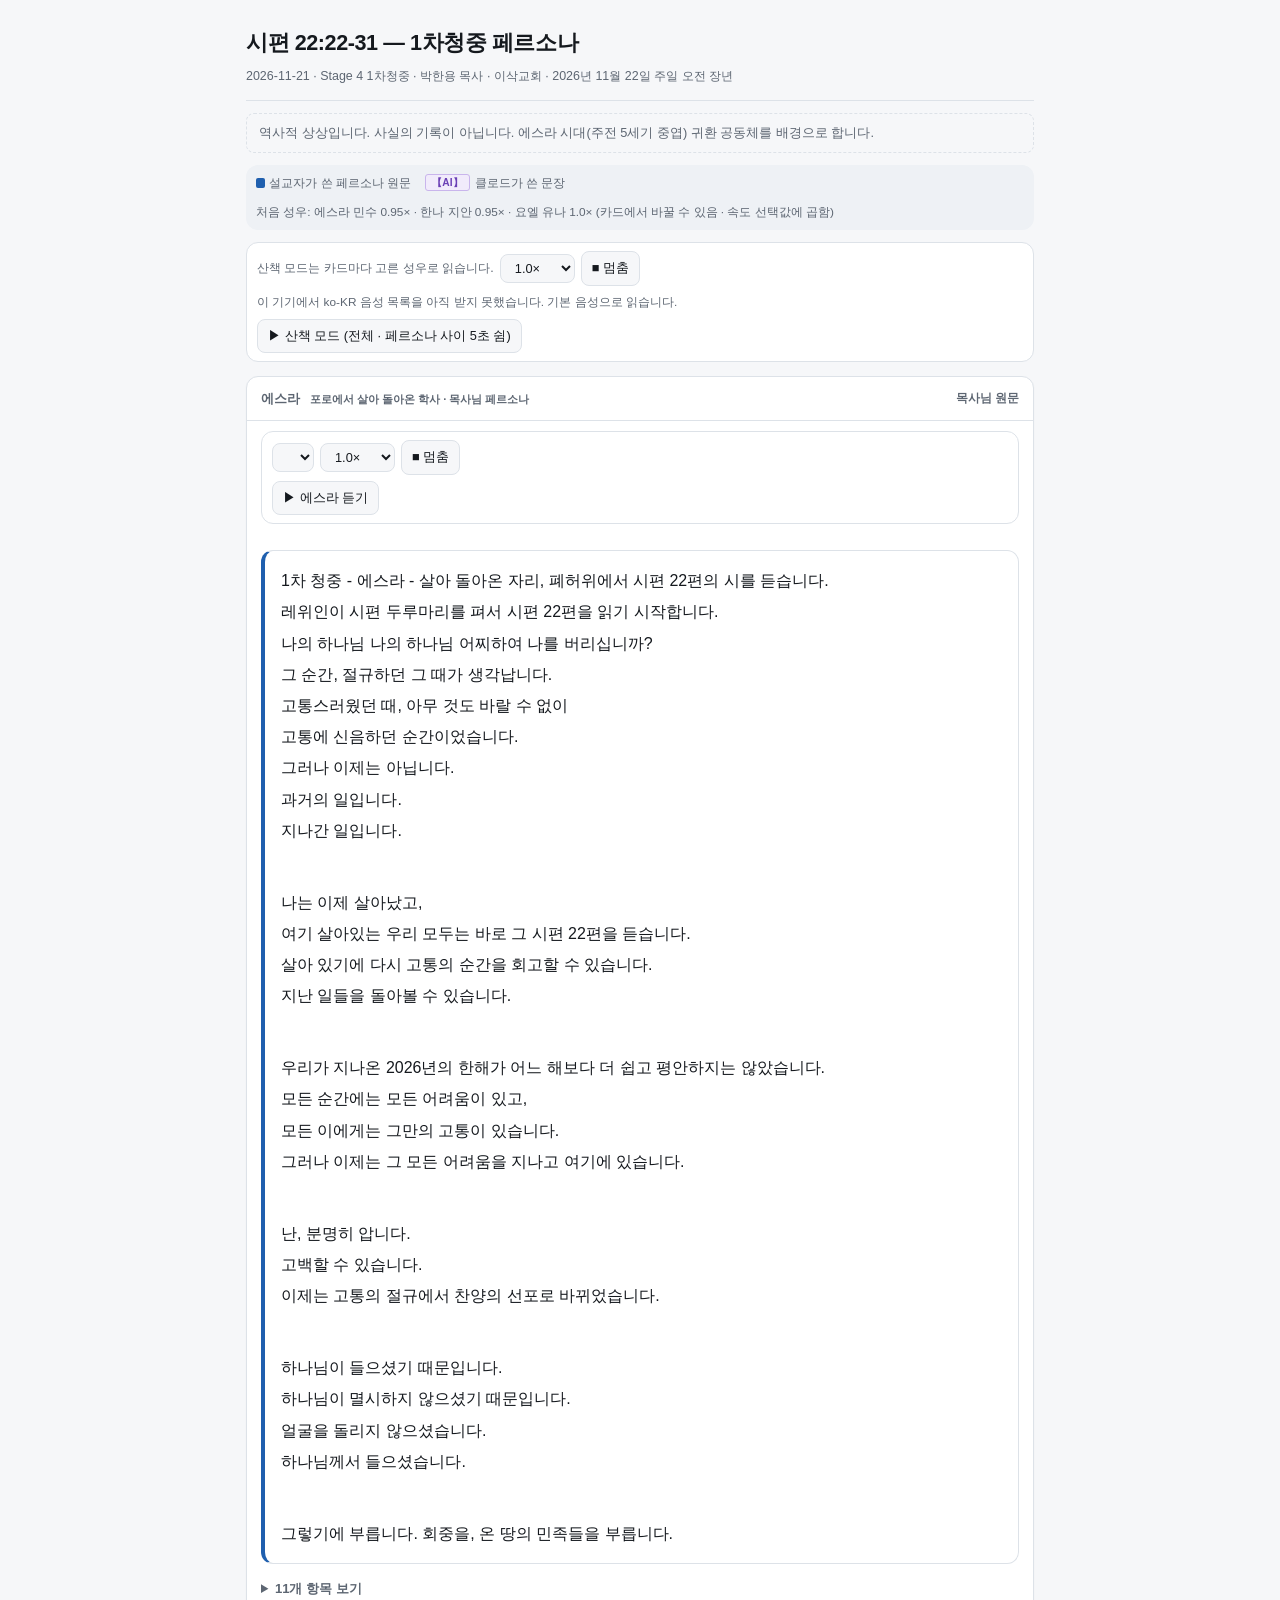
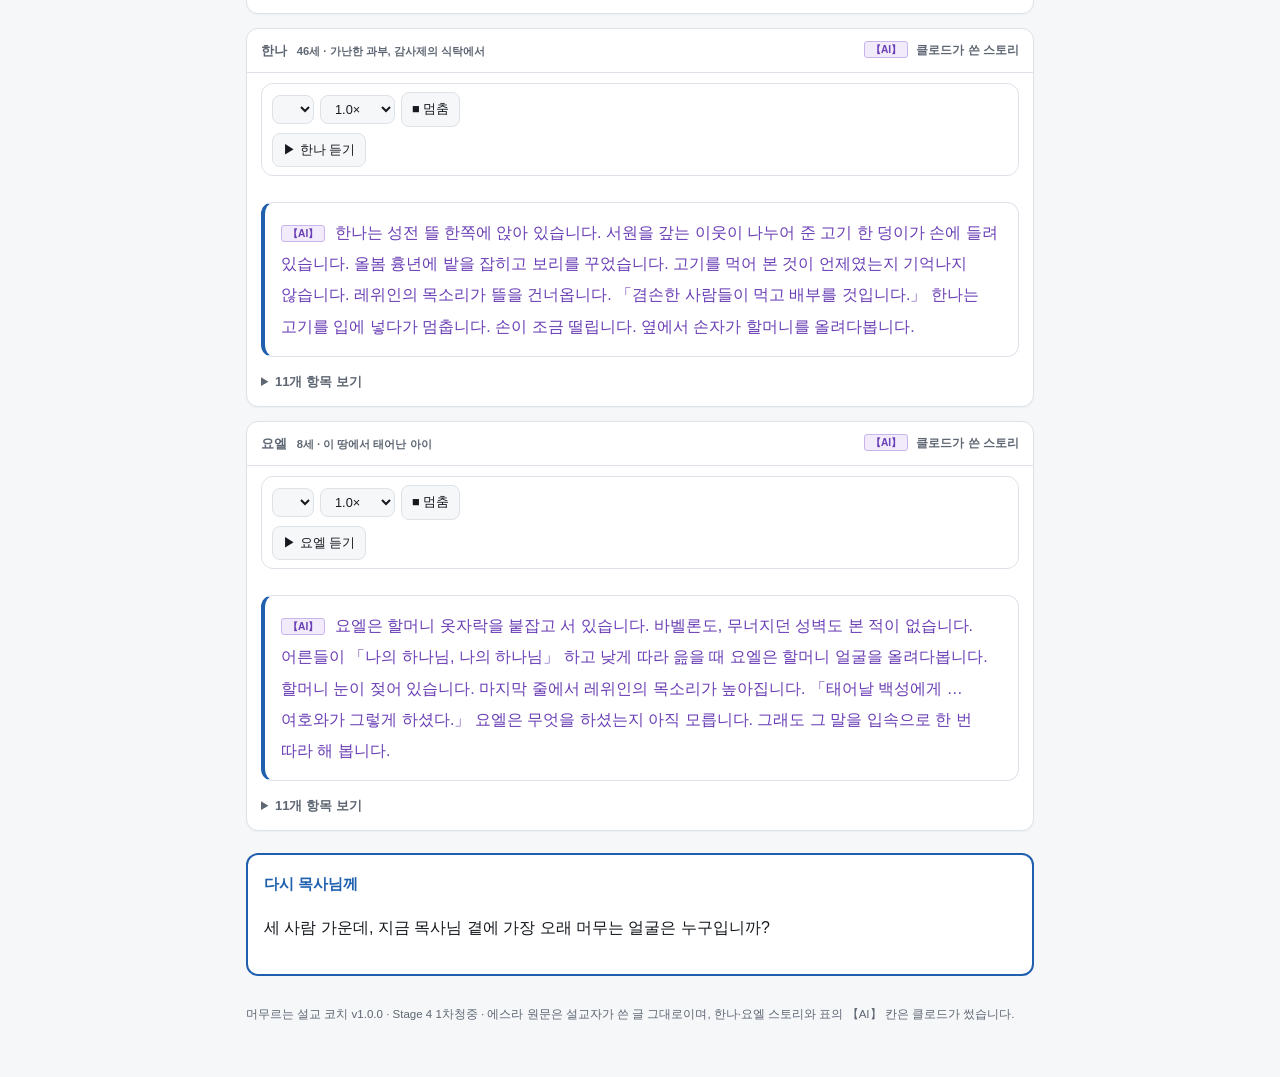
<file: skills/dwelling-sermon-coach/references/template_stage4_1차청중.html>
<!doctype html>
<!-- dsc.css v1.0.0 -->
<html lang="ko">
<head>
<meta charset="utf-8">
<meta name="viewport" content="width=device-width, initial-scale=1">
<title>시편 22:22-31 1차청중</title>
<style data-dsc="css">
/* dsc.css v1.0.0 — 머무르는 설교 코치 공통 디자인 (시안 B 「작업대」) */
:root{
 --font-body:-apple-system,BlinkMacSystemFont,"Apple SD Gothic Neo","Pretendard","Noto Sans KR","Malgun Gothic",sans-serif;
 --font-greek:"SBL Greek","New Athena Unicode","Cardo","Gentium Plus","Times New Roman","Noto Serif",Georgia,serif;
 --font-hebrew:"SBL Hebrew","Ezra SIL","Taamey Frank CLM","Noto Serif Hebrew","David Libre","Times New Roman","Arial Hebrew",serif;
 --lh:1.75;--r:12px;--r-s:8px;
 --bg:#f6f7f9;--card:#ffffff;--soft:#eef1f5;--ink:#15191e;--muted:#5d6672;--line:#dde2e8;
 --accent:#1f5fae;--on-accent:#ffffff;
 --ai:#6a3fb5;--ai-bg:#f1ebfb;--ai-line:#c9b5ec;
 --syn-subject:#1e6091;--syn-verb:#a83232;--syn-sub:#2d6a4f;
 --n-intro:#1565c0;--n-rise:#e65100;--n-dev:#2e7d32;--n-crisis:#c62828;--n-climax:#f57f17;--n-end:#4527a0;
 --shade:#eceff3;
}
@media (prefers-color-scheme:dark){:root:not([data-theme="light"]){
 --bg:#0f1318;--card:#171c23;--soft:#1d242d;--ink:#e7ebf0;--muted:#98a3b0;--line:#2a333e;
 --accent:#6fa8ef;--on-accent:#0f1318;--ai:#c3a6f5;--ai-bg:#271f38;--ai-line:#4e3d70;
 --syn-subject:#7cb5e0;--syn-verb:#f08b8b;--syn-sub:#7bc9a3;--shade:#141a21;--n-intro:#7fb2f0;--n-rise:#ffab6e;--n-dev:#7fcf86;--n-crisis:#f08b8b;--n-climax:#ffd166;--n-end:#b7a4f0}}
:root[data-theme="dark"]{
 --bg:#0f1318;--card:#171c23;--soft:#1d242d;--ink:#e7ebf0;--muted:#98a3b0;--line:#2a333e;
 --accent:#6fa8ef;--on-accent:#0f1318;--ai:#c3a6f5;--ai-bg:#271f38;--ai-line:#4e3d70;
 --syn-subject:#7cb5e0;--syn-verb:#f08b8b;--syn-sub:#7bc9a3;--shade:#141a21;--n-intro:#7fb2f0;--n-rise:#ffab6e;--n-dev:#7fcf86;--n-crisis:#f08b8b;--n-climax:#ffd166;--n-end:#b7a4f0}

*{box-sizing:border-box}
html{-webkit-text-size-adjust:100%}
body{margin:0;background:var(--bg);color:var(--ink);font-family:var(--font-body);
 line-height:var(--lh);word-break:keep-all;overflow-wrap:anywhere}
.wrap{max-width:760px;margin:0 auto;padding:24px 16px 80px}
header.dsc-head{padding-bottom:12px;margin-bottom:8px;border-bottom:1px solid var(--line)}
h1{font-size:1.35rem;font-weight:800;letter-spacing:-.02em;margin:0 0 4px}
h2{font-size:1.08rem;font-weight:800;margin:26px 0 8px}
h3{font-size:.95rem;font-weight:700;margin:18px 0 6px}
.meta{font-size:.78rem;color:var(--muted)}
footer.dsc-foot{margin-top:28px;font-size:.72rem;color:var(--muted)}

/* 설교자 원문 / AI 문장 */
.preacher-text{color:var(--ink)}
.claude-text{color:var(--ai)}
.ai-badge{display:inline-block;font-size:.64rem;font-weight:700;line-height:1.5;padding:0 6px;margin-right:5px;
 border-radius:3px;background:var(--ai-bg);color:var(--ai);border:1px solid var(--ai-line);vertical-align:.12em;font-style:normal}
.persona-block{margin:14px 0;padding:14px 16px;background:var(--card);border:1px solid var(--line);
 border-left:4px solid var(--accent);border-radius:var(--r);line-height:1.95}
.legend-bar{display:flex;flex-wrap:wrap;gap:8px 14px;align-items:center;font-size:.74rem;color:var(--muted);
 padding:8px 10px;margin:12px 0;background:var(--soft);border-radius:var(--r)}
.legend-bar .sw{display:inline-block;width:.8em;height:.8em;border-radius:2px;vertical-align:-.05em;margin-right:4px}

/* 본문 시각화 (김상훈 배열) */
.c-s{color:var(--syn-subject);font-weight:700}
.c-v{color:var(--syn-verb);font-weight:700}
.c-g{color:var(--syn-sub)}
.ln{display:block}
.ln.i1{padding-left:1.4em}.ln.i2{padding-left:2.8em}.ln.i3{padding-left:4.2em}
.greek{font-family:var(--font-greek);font-size:1.2em;line-height:1.7}
.hebrew{font-family:var(--font-hebrew);font-size:1.2em;line-height:1.8;direction:rtl;text-align:right}
.hebrew .ln.i1{padding-left:0;padding-right:1.4em}.hebrew .ln.i2{padding-left:0;padding-right:2.8em}.hebrew .ln.i3{padding-left:0;padding-right:4.2em}

/* 카드·블록 */
.card{background:var(--card);border:1px solid var(--line);border-radius:var(--r);margin:14px 0;
 box-shadow:0 1px 2px rgba(0,0,0,.04);overflow:hidden}
.card-h{display:flex;justify-content:space-between;align-items:center;gap:8px;flex-wrap:wrap;
 padding:10px 14px;font-size:.84rem;font-weight:700;color:var(--muted);border-bottom:1px solid var(--line)}
.card-b{padding:12px 14px}
.vn{font-weight:800;color:var(--accent);padding:10px 14px 0}
.vrow{padding:10px 14px;border-top:1px solid var(--line)}
.vrow:first-of-type{border-top:0}
.tr{font-size:.68rem;font-weight:700;color:var(--muted);letter-spacing:.04em;margin-bottom:2px}
.missing{color:var(--muted);font-style:normal}
.guide{background:var(--soft);border-left:4px solid var(--accent);border-radius:0 var(--r-s) var(--r-s) 0;
 padding:12px 14px;margin:14px 0;font-size:.9rem}
.question{margin-top:22px;background:var(--card);border:2px solid var(--accent);border-radius:var(--r);padding:16px}
.question h2{margin:0 0 8px;font-size:.95rem;color:var(--accent)}
.notice{font-size:.8rem;color:var(--muted);padding:8px 12px;border:1px dashed var(--line);border-radius:var(--r-s);margin:12px 0}

/* Stage 5 페리코프 3단 */
.peri{border-radius:var(--r);padding:14px;margin:12px 0;border:1px solid var(--line);background:var(--shade)}
.peri.main{background:var(--card);border:2px solid var(--accent);font-size:1.06rem}
.peri-h{font-size:.8rem;font-weight:800;color:var(--muted);margin-bottom:6px}
.peri.main .peri-h{color:var(--accent)}

/* 설교개요 6단계 서사 */
.narr{display:grid;grid-template-columns:repeat(6,minmax(0,1fr));gap:4px;margin:10px 0}
.narr span{font-size:.68rem;text-align:center;padding:6px 0;border-radius:var(--r-s);color:#fff;font-weight:700}
.n-intro{--n:var(--n-intro)}.n-rise{--n:var(--n-rise)}.n-dev{--n:var(--n-dev)}
.n-crisis{--n:var(--n-crisis)}.n-climax{--n:var(--n-climax)}.n-end{--n:var(--n-end)}
.narr span{background:var(--n)}
.narr .n-rise,.narr .n-climax{color:#1a1a1a}
:root[data-theme="dark"] .narr span{color:#111}
@media (prefers-color-scheme:dark){:root:not([data-theme="light"]) .narr span{color:#111}}
.move{border-left:5px solid var(--n);background:var(--card);border-radius:0 var(--r) var(--r) 0;
 padding:12px 14px;margin:12px 0;border-top:1px solid var(--line);border-right:1px solid var(--line);border-bottom:1px solid var(--line)}
.move-h{font-size:.78rem;font-weight:800;color:var(--n)}

/* 낭독(TTS) 조절 */
.dsc-tts{display:flex;flex-wrap:wrap;gap:6px;align-items:center;font-size:.8rem;margin:10px 0;
 padding:8px 10px;background:var(--card);border:1px solid var(--line);border-radius:var(--r)}
.dsc-tts select,.dsc-tts button,.dsc-play{font:inherit;font-size:.8rem;padding:5px 10px;border-radius:var(--r-s);
 border:1px solid var(--line);background:var(--bg);color:var(--ink);cursor:pointer;max-width:100%}
.dsc-tts select.dsc-voice{max-width:220px}
.dsc-play{background:var(--accent);border-color:var(--accent);color:var(--on-accent);font-weight:700}
.dsc-play:disabled,.dsc-tts button:disabled{opacity:.45;cursor:not-allowed}
.dsc-tts-msg{color:var(--muted);font-size:.74rem}
.dsc-speaking{background:var(--soft);border-radius:var(--r-s);outline:2px solid var(--accent);outline-offset:2px}

@media (max-width:480px){
 .wrap{padding:18px 16px 70px}
 h1{font-size:1.2rem}
 .ln.i1{padding-left:1em}.ln.i2{padding-left:2em}.ln.i3{padding-left:3em}
 .hebrew .ln.i1,.hebrew .ln.i2,.hebrew .ln.i3{padding-left:0}
 .hebrew .ln.i1{padding-right:1em}.hebrew .ln.i2{padding-right:2em}.hebrew .ln.i3{padding-right:3em}
 .dsc-tts select.dsc-voice{max-width:100%;flex:1 1 100%}
}
@media print{.dsc-tts,.dsc-play{display:none}body{background:#fff}}
</style>
<style data-dsc="stage4">
.wrap{max-width:820px}
.persona .card-h small{font-weight:600;color:var(--muted);margin-left:6px}
.persona .who{font-size:.74rem;color:var(--muted)}
.persona-block .gap{display:block;height:.6em}
.sec-tts{margin:10px 14px 0}
.tts-row{display:flex;flex-wrap:wrap;gap:6px;flex-basis:100%}
.dsc-tts:not([data-mirror]).away .dsc-tts-msg{visibility:hidden}
.ptable{margin-top:10px}
.ptable summary{cursor:pointer;font-size:.82rem;font-weight:700;color:var(--muted)}
.ptable table{width:100%;border-collapse:collapse;font-size:.84rem;margin-top:8px}
.ptable th{white-space:nowrap;text-align:left;vertical-align:top;color:var(--muted);padding:5px 10px 5px 0;width:7.5em}
.ptable td{padding:5px 0;border-bottom:1px dashed var(--line)}
.tnote{font-size:.8rem;margin:8px 0 0}
@media print{.dsc-tts{display:none}.ptable{display:block}}
</style>
</head>
<body>
<div class="wrap">
<header class="dsc-head">
 <h1>시편 22:22-31 — 1차청중 페르소나</h1>
 <div class="meta">2026-11-21 · Stage 4 1차청중 · 박한용 목사 · 이삭교회 · 2026년 11월 22일 주일 오전 장년</div>
</header>
<div class="notice">역사적 상상입니다. 사실의 기록이 아닙니다. 에스라 시대(주전 5세기 중엽) 귀환 공동체를 배경으로 합니다.</div>
<div class="legend-bar">
 <span><i class="sw" style="background:var(--accent)"></i>설교자가 쓴 페르소나 원문</span>
 <span><span class="ai-badge">【AI】</span>클로드가 쓴 문장</span>
 <span>처음 성우: 에스라 민수 0.95× · 한나 지안 0.95× · 요엘 유나 1.0× (카드에서 바꿀 수 있음 · 속도 선택값에 곱함)</span>
</div>
<div class="dsc-tts" data-tts-lang="ko-KR">
 <select class="dsc-voice" aria-label="기본 성우 (페르소나 성우가 없을 때만 사용)" hidden></select>
 <span class="meta">산책 모드는 카드마다 고른 성우로 읽습니다.</span>
 <select class="dsc-rate" aria-label="속도"><option value="0.85">0.85×</option><option value="1" selected>1.0×</option><option value="1.2">1.2×</option><option value="1.5">1.5×</option></select>
 <button class="dsc-stop" type="button">■ 멈춤</button>
 <span class="dsc-tts-msg"></span>
 <span class="tts-row"><button class="dsc-play" type="button" data-target="#personas .persona-block">▶ 산책 모드 (전체 · 페르소나 사이 5초 쉼)</button></span>
</div>
<main id="personas">
<section class="card persona" id="p1">
 <div class="card-h"><span class="pname">에스라 <small>포로에서 살아 돌아온 학사 · 목사님 페르소나</small></span><span class="who">목사님 원문</span></div>
 <div class="dsc-tts sec-tts" data-mirror>
  <select class="dsc-voice m-voice card-voice" aria-label="이 페르소나의 성우"></select>
  <select class="m-rate" aria-label="속도"><option value="0.85">0.85×</option><option value="1" selected>1.0×</option><option value="1.2">1.2×</option><option value="1.5">1.5×</option></select>
  <button class="m-stop" type="button">■ 멈춤</button>
  <span class="dsc-tts-msg m-msg"></span>
  <span class="tts-row"><button class="dsc-play" type="button" data-target="#p1 .persona-block">▶ 에스라 듣기</button></span>
 </div>
 <div class="card-b">
  <div class="persona-block preacher-text" data-voice="minsu" data-rate="0.95">
   <span data-tts-unit>1차 청중 - 에스라 - 살아 돌아온 자리, 폐허위에서 시편 22편의 시를 듣습니다.</span><br>
<span data-tts-unit>레위인이 시편 두루마리를 펴서 시편 22편을 읽기 시작합니다.</span><br>
<span data-tts-unit>나의 하나님 나의 하나님 어찌하여 나를 버리십니까?</span><br>
<span data-tts-unit>그 순간, 절규하던 그 때가 생각납니다.</span><br>
<span data-tts-unit>고통스러웠던 때, 아무 것도 바랄 수 없이</span><br>
<span data-tts-unit>고통에 신음하던 순간이었습니다.</span><br>
<span data-tts-unit>그러나 이제는 아닙니다.</span><br>
<span data-tts-unit>과거의 일입니다.</span><br>
<span data-tts-unit>지나간 일입니다.</span><br>
<span class="gap"></span><br>
<span data-tts-unit>나는 이제 살아났고,</span><br>
<span data-tts-unit>여기 살아있는 우리 모두는 바로 그 시편 22편을 듣습니다.</span><br>
<span data-tts-unit>살아 있기에 다시 고통의 순간을 회고할 수 있습니다.</span><br>
<span data-tts-unit>지난 일들을 돌아볼 수 있습니다.</span><br>
<span class="gap"></span><br>
<span data-tts-unit>우리가 지나온 2026년의 한해가 어느 해보다 더 쉽고 평안하지는 않았습니다.</span><br>
<span data-tts-unit>모든 순간에는 모든 어려움이 있고,</span><br>
<span data-tts-unit>모든 이에게는 그만의 고통이 있습니다.</span><br>
<span data-tts-unit>그러나 이제는 그 모든 어려움을 지나고 여기에 있습니다.</span><br>
<span class="gap"></span><br>
<span data-tts-unit>난, 분명히 압니다.</span><br>
<span data-tts-unit>고백할 수 있습니다.</span><br>
<span data-tts-unit>이제는 고통의 절규에서 찬양의 선포로 바뀌었습니다.</span><br>
<span class="gap"></span><br>
<span data-tts-unit>하나님이 들으셨기 때문입니다.</span><br>
<span data-tts-unit>하나님이 멸시하지 않으셨기 때문입니다.</span><br>
<span data-tts-unit>얼굴을 돌리지 않으셨습니다.</span><br>
<span data-tts-unit>하나님께서 들으셨습니다.</span><br>
<span class="gap"></span><br>
<span data-tts-unit data-pause="5000">그렇기에 부릅니다. 회중을, 온 땅의 민족들을 부릅니다.</span>
  </div>
  <details class="ptable"><summary>11개 항목 보기</summary>
   <table><tr><th>이름</th><td>에스라</td></tr><tr><th>나이</th><td>(목사님 원문에 없음)</td></tr><tr><th>직업·신분</th><td>(목사님 원문에 없음) · 【AI】 성경은 제사장이자 학사로 소개한다(스 7:6, 11)</td></tr><tr><th>가족</th><td>(목사님 원문에 없음)</td></tr><tr><th>경제</th><td>(목사님 원문에 없음)</td></tr><tr><th>정치·사회</th><td>포로에서 살아 돌아온 공동체</td></tr><tr><th>종교</th><td>레위인이 시편 두루마리를 펴서 읽는 예배</td></tr><tr><th>짊어진 짐</th><td>절규하던 때, 아무것도 바랄 수 없이 고통에 신음하던 순간의 기억</td></tr><tr><th>두려움</th><td>(목사님 원문에 없음)</td></tr><tr><th>기다림</th><td>(목사님 원문에 없음)</td></tr><tr><th>본문 만나는 자리</th><td>살아 돌아온 자리, 폐허 위에서 레위인이 읽는 시편 22편을 듣는다</td></tr></table><p class="tnote claude-text"><span class="ai-badge">【AI】</span>시대 메모: 에스라의 귀환은 성전 재건(주전 515년) 뒤인 주전 458년경(스 7:7–8)으로, 그때 예루살렘 성벽은 아직 무너진 채였다(느 1:3). 「폐허 위」는 성벽과 성읍의 폐허로 읽으면 시대와 맞는다.</p>
  </details>
 </div>
</section>
<section class="card persona" id="p2">
 <div class="card-h"><span class="pname">한나 <small>46세 · 가난한 과부, 감사제의 식탁에서</small></span><span class="who"><span class="ai-badge">【AI】</span> 클로드가 쓴 스토리</span></div>
 <div class="dsc-tts sec-tts" data-mirror>
  <select class="dsc-voice m-voice card-voice" aria-label="이 페르소나의 성우"></select>
  <select class="m-rate" aria-label="속도"><option value="0.85">0.85×</option><option value="1" selected>1.0×</option><option value="1.2">1.2×</option><option value="1.5">1.5×</option></select>
  <button class="m-stop" type="button">■ 멈춤</button>
  <span class="dsc-tts-msg m-msg"></span>
  <span class="tts-row"><button class="dsc-play" type="button" data-target="#p2 .persona-block">▶ 한나 듣기</button></span>
 </div>
 <div class="card-b">
  <div class="persona-block claude-text" data-voice="jian" data-rate="0.95">
   <span class="ai-badge">【AI】</span> <span data-tts-unit>한나는 성전 뜰 한쪽에 앉아 있습니다.</span> <span data-tts-unit>서원을 갚는 이웃이 나누어 준 고기 한 덩이가 손에 들려 있습니다.</span> <span data-tts-unit>올봄 흉년에 밭을 잡히고 보리를 꾸었습니다.</span> <span data-tts-unit>고기를 먹어 본 것이 언제였는지 기억나지 않습니다.</span> <span data-tts-unit>레위인의 목소리가 뜰을 건너옵니다.</span> <span data-tts-unit>「겸손한 사람들이 먹고 배부를 것입니다.」</span> <span data-tts-unit>한나는 고기를 입에 넣다가 멈춥니다.</span> <span data-tts-unit>손이 조금 떨립니다.</span> <span data-tts-unit data-pause="5000">옆에서 손자가 할머니를 올려다봅니다.</span>
  </div>
  <details class="ptable"><summary>11개 항목 보기</summary>
   <table><tr><th>이름</th><td>한나</td></tr><tr><th>나이</th><td>마흔여섯</td></tr><tr><th>직업·신분</th><td>돌아온 유다 백성, 드고아 비탈의 작은 밭을 일구는 과부</td></tr><tr><th>가족</th><td>남편은 밭에서 일하다 죽음. 손자 요엘과 함께 삶</td></tr><tr><th>경제</th><td>흉년에 밭을 잡히고 곡식을 꾸었다(느 5:3의 정황)</td></tr><tr><th>정치·사회</th><td>귀환 공동체 안의 빈곤층, 빚에 눌린 사람</td></tr><tr><th>종교</th><td>절기와 감사제에 초대받아 성전 뜰에 서는 예배자</td></tr><tr><th>짊어진 짐</th><td>빚과 남편 잃은 슬픔</td></tr><tr><th>두려움</th><td>밭과 손자를 빚 때문에 잃게 될까 하는 두려움</td></tr><tr><th>기다림</th><td>배불리 먹는 날</td></tr><tr><th>본문 만나는 자리</th><td>서원을 갚는 이웃의 감사제 식사 자리</td></tr></table>
  </details>
 </div>
</section>
<section class="card persona" id="p3">
 <div class="card-h"><span class="pname">요엘 <small>8세 · 이 땅에서 태어난 아이</small></span><span class="who"><span class="ai-badge">【AI】</span> 클로드가 쓴 스토리</span></div>
 <div class="dsc-tts sec-tts" data-mirror>
  <select class="dsc-voice m-voice card-voice" aria-label="이 페르소나의 성우"></select>
  <select class="m-rate" aria-label="속도"><option value="0.85">0.85×</option><option value="1" selected>1.0×</option><option value="1.2">1.2×</option><option value="1.5">1.5×</option></select>
  <button class="m-stop" type="button">■ 멈춤</button>
  <span class="dsc-tts-msg m-msg"></span>
  <span class="tts-row"><button class="dsc-play" type="button" data-target="#p3 .persona-block">▶ 요엘 듣기</button></span>
 </div>
 <div class="card-b">
  <div class="persona-block claude-text" data-voice="yuna" data-rate="1.0">
   <span class="ai-badge">【AI】</span> <span data-tts-unit>요엘은 할머니 옷자락을 붙잡고 서 있습니다.</span> <span data-tts-unit>바벨론도, 무너지던 성벽도 본 적이 없습니다.</span> <span data-tts-unit>어른들이 「나의 하나님, 나의 하나님」</span> <span data-tts-unit>하고 낮게 따라 읊을 때 요엘은 할머니 얼굴을 올려다봅니다.</span> <span data-tts-unit>할머니 눈이 젖어 있습니다.</span> <span data-tts-unit>마지막 줄에서 레위인의 목소리가 높아집니다.</span> <span data-tts-unit>「태어날 백성에게 … 여호와가 그렇게 하셨다.」</span> <span data-tts-unit>요엘은 무엇을 하셨는지 아직 모릅니다.</span> <span data-tts-unit data-pause="5000">그래도 그 말을 입속으로 한 번 따라 해 봅니다.</span>
  </div>
  <details class="ptable"><summary>11개 항목 보기</summary>
   <table><tr><th>이름</th><td>요엘</td></tr><tr><th>나이</th><td>여덟 살</td></tr><tr><th>직업·신분</th><td>귀환 뒤 유다 땅에서 태어난 아이</td></tr><tr><th>가족</th><td>할머니 한나</td></tr><tr><th>경제</th><td>할머니의 가난을 함께 짐</td></tr><tr><th>정치·사회</th><td>포로기를 겪지 않은 다음 세대</td></tr><tr><th>종교</th><td>처음으로 시편 낭독을 끝까지 듣는다</td></tr><tr><th>짊어진 짐</th><td>아직 이름 붙이지 못한 할머니의 눈물</td></tr><tr><th>두려움</th><td>어른들이 왜 우는지 모르는 낯섦</td></tr><tr><th>기다림</th><td>할머니가 웃는 얼굴</td></tr><tr><th>본문 만나는 자리</th><td>할머니 옷자락을 붙잡고 선 성전 뜰</td></tr></table>
  </details>
 </div>
</section>
</main>
<div class="question">
 <h2>다시 목사님께</h2>
 <p>세 사람 가운데, 지금 목사님 곁에 가장 오래 머무는 얼굴은 누구입니까?</p>
</div>
<footer class="dsc-foot">머무르는 설교 코치 v1.0.0 · Stage 4 1차청중 · 에스라 원문은 설교자가 쓴 글 그대로이며, 한나·요엘 스토리와 표의 【AI】 칸은 클로드가 썼습니다.</footer>
</div>
<script data-dsc="tts">
/* dsc-tts.js v1.0.0 — 머무르는 설교 코치 공통 낭독
 * 울림 방지 4규칙: ① voice와 lang을 함께 지정하지 않음 ② 단위별 onend 순차 발화
 * ③ 로컬 음성 우선 ④ 성우 선택 상자 · 성우/속도 변경 시 즉시 멈춤. pitch는 1.0 고정.
 *
 * 마크업
 *  <div class="dsc-tts" data-tts-lang="ko-KR">            조절 막대 (페이지에 하나)
 *    <select class="dsc-voice"></select> <select class="dsc-rate">…</select>
 *    <button class="dsc-stop" type="button">■ 멈춤</button> <span class="dsc-tts-msg"></span></div>
 *  <button class="dsc-play" data-target="선택자">▶ 듣기</button>  선택자에 맞는 요소들(또는 그 안의 [data-tts-unit])을 차례로 읽음
 *  속성(단위 또는 그 조상에): data-voice="minsu|jian|yuna"  data-rate="0.85"(사용자 속도에 곱함)
 *                            data-voice-uri="음성 voiceURI" — 정확한 성우 지정(data-voice보다 앞섬, 카드별 성우 상자용)
 *  단위에: data-pause="5000"(다음 단위 전 쉼, ms)   읽지 않음: .ai-badge .tr [data-tts-skip]
 */
(function (w, d) {
  "use strict";
  var S = w.speechSynthesis;
  var HINTS = {
    jian: ["jian", "지안", "yuna", "유나"],
    yuna: ["yuna", "유나"],
    minsu: ["minsu", "민수"],
    samantha: ["samantha"]
  };
  var DEFAULT_HINT = { ko: "jian", en: "samantha" };
  var PREMIUM = /premium|enhanced|프리미엄|고품질/i;
  var st = { voices: [], run: 0, rate: 1.0, lang: "ko-KR", panel: null, current: null, btn: null, utter: null, dog: 0 };

  function loadVoices() {
    return new Promise(function (resolve) {
      var v = S.getVoices();
      if (v.length) { resolve(v); return; }
      var done = false;
      function fin() { if (!done) { done = true; resolve(S.getVoices()); } }
      S.addEventListener("voiceschanged", fin, { once: true });
      setTimeout(fin, 1500);
    });
  }

  function base(lang) { return String(lang || "").toLowerCase().split(/[-_]/)[0]; }

  // 규칙 3: 로컬 음성 우선, 같은 조건이면 프리미엄 우선
  function sortVoices(list) {
    return list.slice().sort(function (a, b) {
      if (a.localService !== b.localService) return a.localService ? -1 : 1;
      var pa = PREMIUM.test(a.name), pb = PREMIUM.test(b.name);
      return pa === pb ? 0 : (pa ? -1 : 1);
    });
  }

  function voicesFor(lang) {
    var b = base(lang);
    return sortVoices(st.voices.filter(function (v) { return base(v.lang) === b; }));
  }

  function byHint(lang, hint) {
    var keys = HINTS[hint] || [];
    var list = voicesFor(lang);
    for (var k = 0; k < keys.length; k++) {
      for (var i = 0; i < list.length; i++) {
        if (list[i].name.toLowerCase().indexOf(keys[k]) !== -1) return list[i];
      }
    }
    return null;
  }

  function byURI(uri) {
    for (var i = 0; i < st.voices.length; i++) if (st.voices[i].voiceURI === uri) return st.voices[i];
    return null;
  }

  function label(v) { return v.name + " (" + v.lang + ")" + (v.localService === false ? " (네트워크)" : ""); }

  function selectedVoice() {
    var sel = st.panel && st.panel.querySelector(".dsc-voice");
    if (!sel || !sel.value) return null;
    for (var i = 0; i < st.voices.length; i++) if (st.voices[i].voiceURI === sel.value) return st.voices[i];
    return null;
  }

  function msg(t) { var m = st.panel && st.panel.querySelector(".dsc-tts-msg"); if (m) m.textContent = t || ""; }

  function clearMark() {
    var on = d.querySelectorAll(".dsc-speaking");
    for (var i = 0; i < on.length; i++) on[i].classList.remove("dsc-speaking");
  }

  function markButton(btn) {
    if (st.btn) {
      st.btn.setAttribute("aria-pressed", "false");
      if (st.btn.getAttribute("data-label")) st.btn.textContent = st.btn.getAttribute("data-label");
    }
    st.btn = btn || null;
    if (btn) {
      if (!btn.getAttribute("data-label")) btn.setAttribute("data-label", btn.textContent);
      btn.setAttribute("aria-pressed", "true");
      btn.textContent = "■ " + btn.getAttribute("data-label").replace(/^▶\s*/, "");
    }
  }

  function stop() {
    st.run++;
    clearTimeout(st.dog);
    if (S) S.cancel();
    st.utter = null;
    clearMark();
    markButton(null);
    st.current = null;
    msg("");
  }

  function unitsOf(sel) {
    var out = [], t = d.querySelectorAll(sel);
    for (var i = 0; i < t.length; i++) {
      var u = t[i].querySelectorAll("[data-tts-unit]");
      if (u.length) out = out.concat(Array.prototype.slice.call(u)); else out.push(t[i]);
    }
    return out;
  }

  function textOf(el) {
    var c = el.cloneNode(true);
    var skip = c.querySelectorAll(".ai-badge,.tr,[data-tts-skip]");
    for (var i = 0; i < skip.length; i++) skip[i].parentNode.removeChild(skip[i]);
    return c.textContent.replace(/[「」『』]/g, " ").replace(/\s+/g, " ").trim();
  }

  function attr(el, name) {
    var h = el.closest ? el.closest("[" + name + "]") : (el.hasAttribute(name) ? el : null);
    return h ? h.getAttribute(name) : null;
  }

  function play(sel, lang, btn) {
    stop();
    var token = st.run, units = unitsOf(sel), i = 0;
    if (!units.length) return;
    st.current = sel;
    markButton(btn);
    function next(ms) { if (token === st.run) { clearTimeout(st.dog); setTimeout(step, ms); } }
    function step() {
      if (token !== st.run) return;
      clearMark();
      if (i >= units.length) { st.utter = null; markButton(null); st.current = null; msg(""); return; }
      var el = units[i++], text = textOf(el);
      if (!text) { step(); return; }
      var sv = selectedVoice();
      if (sv && base(sv.lang) !== base(lang)) sv = byHint(lang, DEFAULT_HINT[base(lang)]) || voicesFor(lang)[0] || null;
      var hint = attr(el, "data-voice"), uri = attr(el, "data-voice-uri");
      var vo = (uri && byURI(uri)) || (hint && byHint(lang, hint)) || sv;
      var utter = new SpeechSynthesisUtterance(text);
      if (vo) utter.voice = vo;        // 규칙 1: 음성을 지정하면 lang 생략
      else utter.lang = lang;          // 폴백일 때만 lang
      var unitRate = parseFloat(attr(el, "data-rate"));
      utter.rate = Math.min(2, Math.max(0.5, (unitRate > 0 ? unitRate : 1) * st.rate));
      utter.pitch = 1.0;               // 고정
      var p = parseInt(el.getAttribute("data-pause"), 10);
      var pause = isNaN(p) ? 120 : p;
      utter.onend = function () { clearTimeout(st.dog); setTimeout(step, pause); };   // 규칙 2: 다음 단위
      utter.onerror = function () { next(120); };
      st.utter = utter;                // 참조를 잡아 두어야 onend가 사라지지 않음
      el.classList.add("dsc-speaking");
      msg("읽는 중 " + i + "/" + units.length);
      clearTimeout(st.dog);            // onend가 끝내 오지 않을 때를 대비한 감시
      st.dog = setTimeout(function () { if (token === st.run) { S.cancel(); next(120); } },
        8000 + text.length * 400 / utter.rate);
      if (S.paused) S.resume();
      S.speak(utter);
    }
    setTimeout(step, 60);              // cancel 직후 바로 speak하면 Safari가 삼킴
  }

  function fillVoices() {
    var sel = st.panel.querySelector(".dsc-voice");
    if (!sel) return;
    var keep = sel.value, list = voicesFor(st.lang);
    sel.innerHTML = "";
    list.forEach(function (v) {
      var o = d.createElement("option");
      o.value = v.voiceURI; o.textContent = label(v);
      sel.appendChild(o);
    });
    var def = byHint(st.lang, DEFAULT_HINT[base(st.lang)]) || list[0];
    if (keep && list.some(function (v) { return v.voiceURI === keep; })) sel.value = keep;
    else if (def) sel.value = def.voiceURI;
    if (!list.length) {
      var o = d.createElement("option");
      o.value = ""; o.textContent = "기본 음성 (" + st.lang + ")";
      sel.appendChild(o);
      msg("이 기기에서 " + st.lang + " 음성 목록을 아직 받지 못했습니다. 기본 음성으로 읽습니다.");
    } else msg("");
    try { d.dispatchEvent(new CustomEvent("dsc-voices")); } catch (e) {}   // 카드별 성우 상자가 목록을 받아 갑니다
  }

  function disable(text) {
    var b = d.querySelectorAll(".dsc-play,.dsc-tts button,.dsc-tts select");
    for (var i = 0; i < b.length; i++) b[i].disabled = true;
    msg(text);
  }

  function init() {
    st.panel = d.querySelector(".dsc-tts");
    if (!st.panel) return;
    st.lang = st.panel.getAttribute("data-tts-lang") || "ko-KR";
    if (!S || !w.SpeechSynthesisUtterance) { disable("이 브라우저는 낭독을 지원하지 않습니다."); return; }
    var rate = st.panel.querySelector(".dsc-rate");
    if (rate) { st.rate = parseFloat(rate.value) || 1.0;
      rate.addEventListener("change", function () { st.rate = parseFloat(rate.value) || 1.0; stop(); }); }
    var sel = st.panel.querySelector(".dsc-voice");
    if (sel) sel.addEventListener("change", stop);       // 규칙 4: 바꾸면 즉시 멈춤
    var sb = st.panel.querySelector(".dsc-stop");
    if (sb) sb.addEventListener("click", stop);
    d.addEventListener("click", function (e) {
      var btn = e.target.closest && e.target.closest(".dsc-play");
      if (!btn || btn.disabled) return;
      var target = btn.getAttribute("data-target");
      if (!target) return;
      if (st.current === target) { stop(); return; }
      play(target, btn.getAttribute("data-lang") || st.lang, btn);
    });
    loadVoices().then(function (v) { st.voices = v || []; fillVoices(); });
    // iOS는 음성 목록을 늦게 채우기도 합니다. 올 때마다 다시 채웁니다.
    S.addEventListener("voiceschanged", function () { st.voices = S.getVoices(); fillVoices(); });
    w.addEventListener("pagehide", stop);   // stop() 안에서 speechSynthesis.cancel()
  }

  w.DSC = w.DSC || {};
  w.DSC.tts = { stop: stop, play: play, version: "1.0.0",
    voiceFor: function (lang, hint) { return byHint(lang, hint); },
    voices: function (lang) { return voicesFor(lang || st.lang); },
    label: label };
  if (d.readyState === "loading") d.addEventListener("DOMContentLoaded", init); else init();
})(window, document);
</script>
<script data-dsc="stage4">
(function (d) {
  "use strict";
  // 카드 막대 ↔ 맨 위 막대(공통 dsc-tts.js가 쓰는 막대) 맞추기 — Stage 1 본문만남 기준 파일과 같은 방식
  var top = d.querySelector(".dsc-tts:not([data-mirror])");
  var tv = top && top.querySelector(".dsc-voice"), tr = top && top.querySelector(".dsc-rate"), tm = top && top.querySelector(".dsc-tts-msg");
  var bars = d.querySelectorAll(".dsc-tts[data-mirror]");
  function each(f) { for (var i = 0; i < bars.length; i++) f(bars[i]); }
  // 성우: 카드마다 따로입니다. 처음에는 그 페르소나 음성(data-voice)을 골라 두고, 바꾸면 그 카드만 그 성우로 읽습니다.
  function blockOf(b) { var c = b.closest(".persona"); return c && c.querySelector(".persona-block"); }
  function fillCards() {
    if (!window.DSC || !DSC.tts || !DSC.tts.voices) return;
    var list = DSC.tts.voices("ko-KR");
    each(function (b) {
      var m = b.querySelector(".m-voice"), blk = blockOf(b);
      if (!m || !blk) return;
      var keep = blk.getAttribute("data-voice-uri");
      if (!keep) { var v = DSC.tts.voiceFor("ko-KR", blk.getAttribute("data-voice")); keep = v ? v.voiceURI : ""; }
      m.innerHTML = "";
      list.forEach(function (v) { var o = d.createElement("option"); o.value = v.voiceURI; o.textContent = DSC.tts.label(v); m.appendChild(o); });
      if (keep && list.some(function (v) { return v.voiceURI === keep; })) { m.value = keep; blk.setAttribute("data-voice-uri", keep); }
    });
  }
  function copyRate() { if (tr) each(function (b) { b.querySelector(".m-rate").value = tr.value; }); }
  function copyMsg() {
    var on = d.querySelector('.dsc-play[aria-pressed="true"]');
    var host = on && on.closest(".dsc-tts[data-mirror]");
    each(function (b) { b.querySelector(".m-msg").textContent = (b === host && tm) ? tm.textContent : ""; });
    if (top) top.classList.toggle("away", !!host);
  }
  function setTop(el, v) { if (!el || el.value === v) return; el.value = v; el.dispatchEvent(new Event("change")); }
  if (!top) return;
  each(function (b) {
    b.querySelector(".m-voice").addEventListener("change", function () {
      var blk = blockOf(b); if (blk) blk.setAttribute("data-voice-uri", this.value);
      if (window.DSC && DSC.tts) DSC.tts.stop();        // 성우를 바꾸면 즉시 멈춤(규칙 4)
    });
    b.querySelector(".m-rate").addEventListener("change", function () { setTop(tr, this.value); copyRate(); });
    b.querySelector(".m-stop").addEventListener("click", function () { if (window.DSC && DSC.tts) DSC.tts.stop(); });
  });
  d.addEventListener("dsc-voices", fillCards);
  if (tr) tr.addEventListener("change", copyRate);
  if (tm) new MutationObserver(copyMsg).observe(tm, { childList: true, characterData: true, subtree: true });
  fillCards(); copyRate();
})(document);
</script>
</body>
</html>
</file>
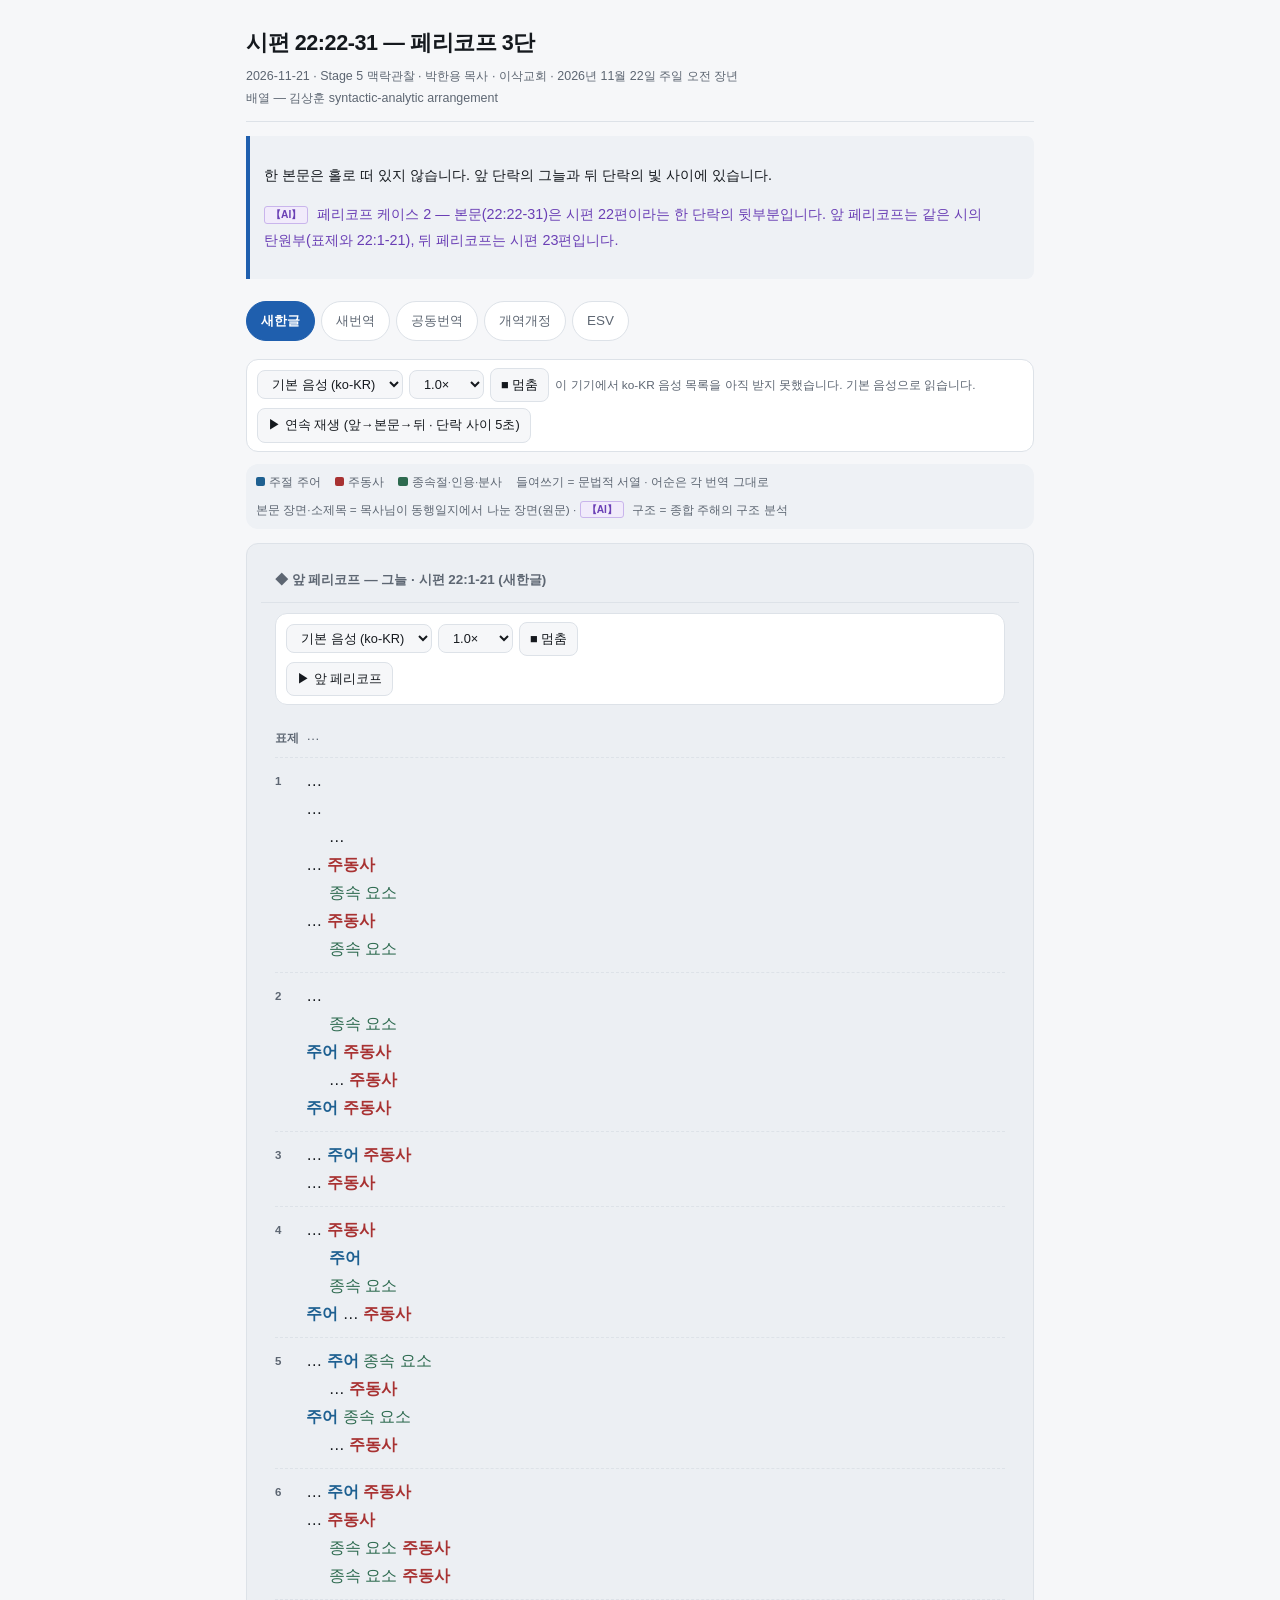
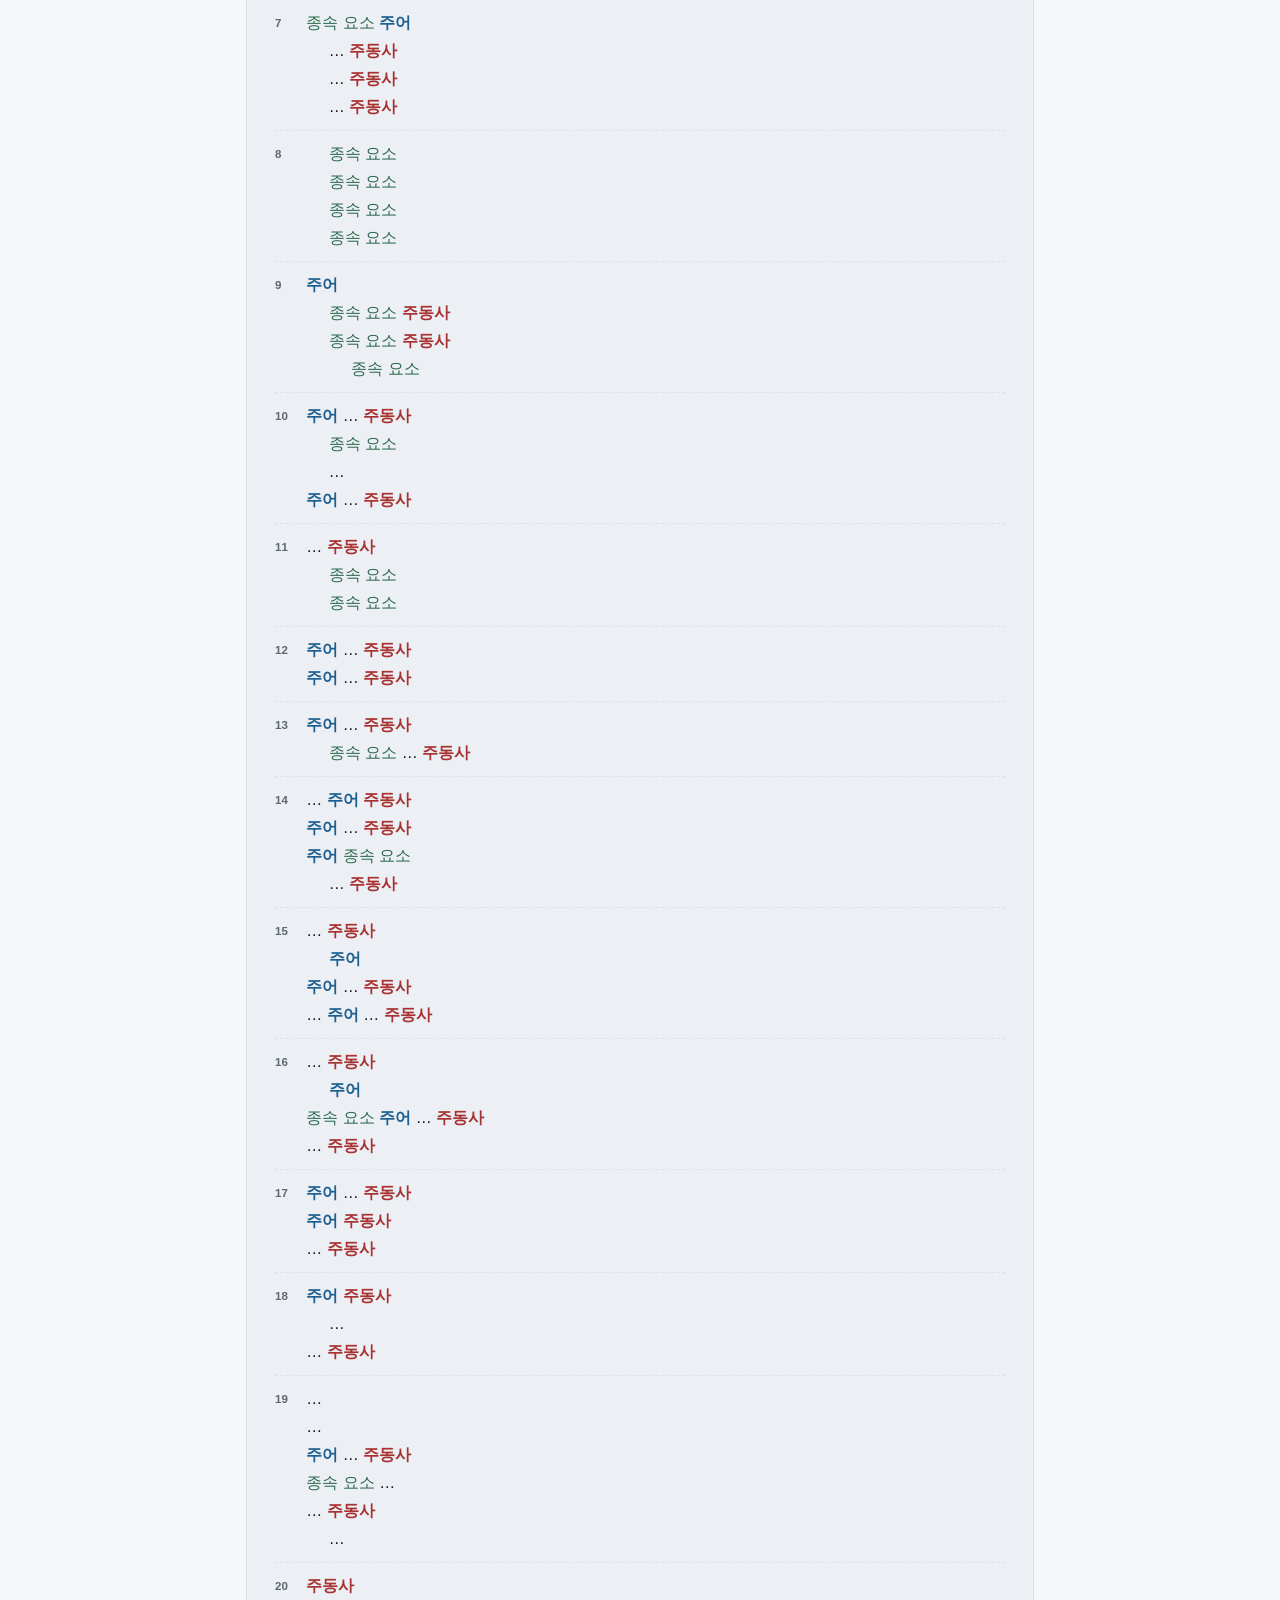
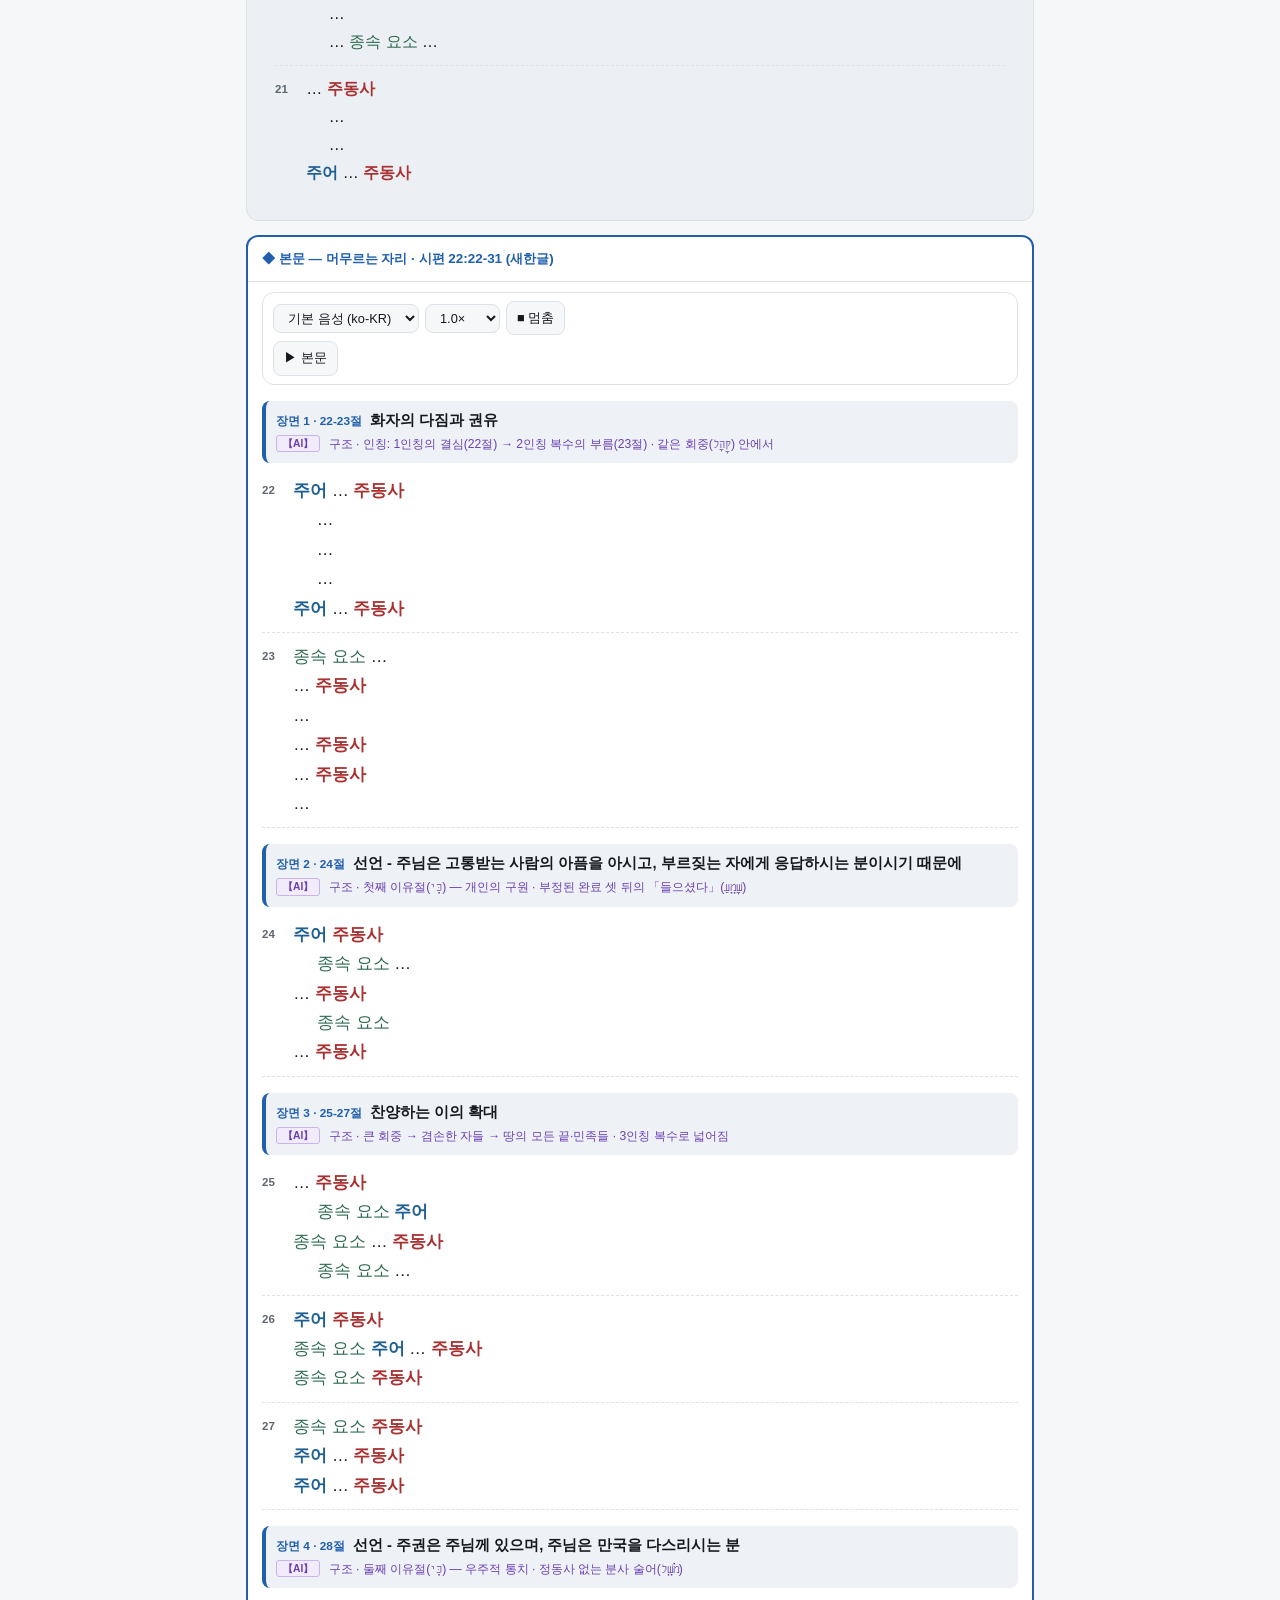
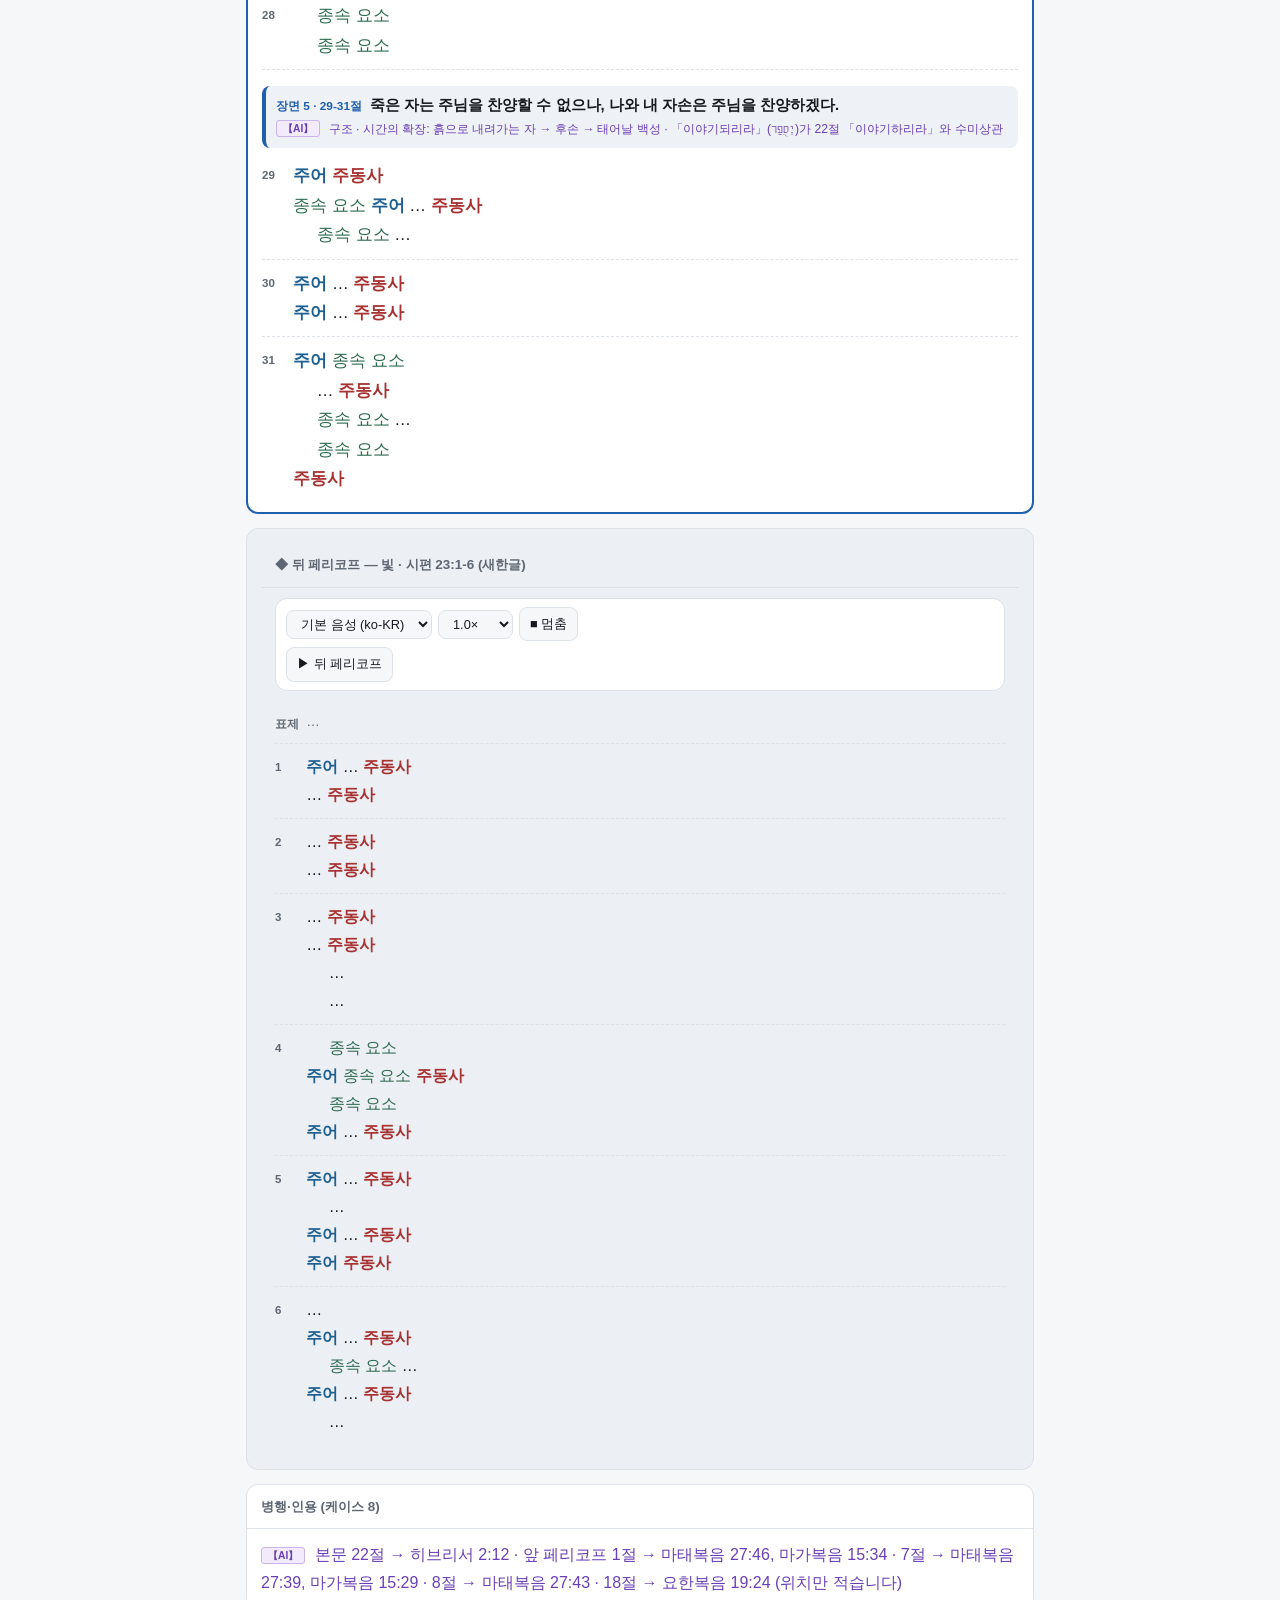
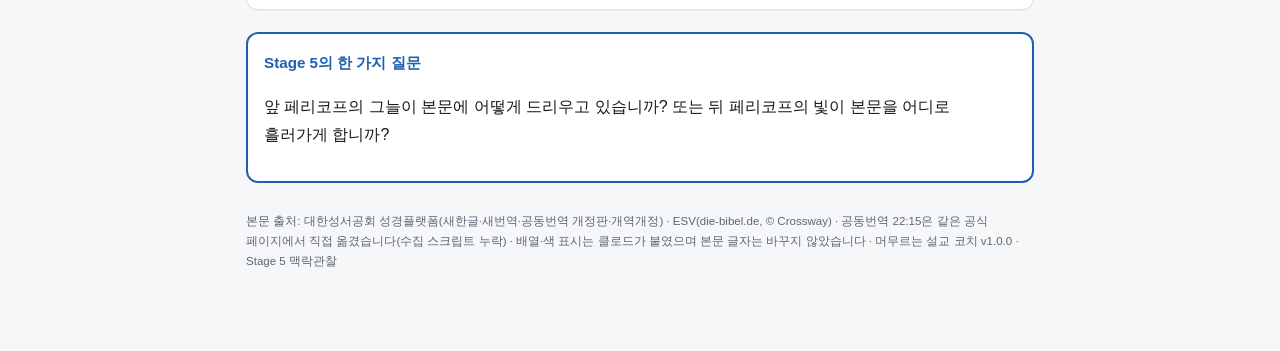
<file: skills/dwelling-sermon-coach/references/template_stage5_맥락관찰.html>
<!doctype html>
<!-- dsc.css v1.0.0 -->
<html lang="ko">
<head>
<meta charset="utf-8">
<meta name="viewport" content="width=device-width, initial-scale=1">
<title>시편 22:22-31 페리코프 3단</title>
<style data-dsc="css">
/* dsc.css v1.0.0 — 머무르는 설교 코치 공통 디자인 (시안 B 「작업대」) */
:root{
 --font-body:-apple-system,BlinkMacSystemFont,"Apple SD Gothic Neo","Pretendard","Noto Sans KR","Malgun Gothic",sans-serif;
 --font-greek:"SBL Greek","New Athena Unicode","Cardo","Gentium Plus","Times New Roman","Noto Serif",Georgia,serif;
 --font-hebrew:"SBL Hebrew","Ezra SIL","Taamey Frank CLM","Noto Serif Hebrew","David Libre","Times New Roman","Arial Hebrew",serif;
 --lh:1.75;--r:12px;--r-s:8px;
 --bg:#f6f7f9;--card:#ffffff;--soft:#eef1f5;--ink:#15191e;--muted:#5d6672;--line:#dde2e8;
 --accent:#1f5fae;--on-accent:#ffffff;
 --ai:#6a3fb5;--ai-bg:#f1ebfb;--ai-line:#c9b5ec;
 --syn-subject:#1e6091;--syn-verb:#a83232;--syn-sub:#2d6a4f;
 --n-intro:#1565c0;--n-rise:#e65100;--n-dev:#2e7d32;--n-crisis:#c62828;--n-climax:#f57f17;--n-end:#4527a0;
 --shade:#eceff3;
}
@media (prefers-color-scheme:dark){:root:not([data-theme="light"]){
 --bg:#0f1318;--card:#171c23;--soft:#1d242d;--ink:#e7ebf0;--muted:#98a3b0;--line:#2a333e;
 --accent:#6fa8ef;--on-accent:#0f1318;--ai:#c3a6f5;--ai-bg:#271f38;--ai-line:#4e3d70;
 --syn-subject:#7cb5e0;--syn-verb:#f08b8b;--syn-sub:#7bc9a3;--shade:#141a21;--n-intro:#7fb2f0;--n-rise:#ffab6e;--n-dev:#7fcf86;--n-crisis:#f08b8b;--n-climax:#ffd166;--n-end:#b7a4f0}}
:root[data-theme="dark"]{
 --bg:#0f1318;--card:#171c23;--soft:#1d242d;--ink:#e7ebf0;--muted:#98a3b0;--line:#2a333e;
 --accent:#6fa8ef;--on-accent:#0f1318;--ai:#c3a6f5;--ai-bg:#271f38;--ai-line:#4e3d70;
 --syn-subject:#7cb5e0;--syn-verb:#f08b8b;--syn-sub:#7bc9a3;--shade:#141a21;--n-intro:#7fb2f0;--n-rise:#ffab6e;--n-dev:#7fcf86;--n-crisis:#f08b8b;--n-climax:#ffd166;--n-end:#b7a4f0}

*{box-sizing:border-box}
html{-webkit-text-size-adjust:100%}
body{margin:0;background:var(--bg);color:var(--ink);font-family:var(--font-body);
 line-height:var(--lh);word-break:keep-all;overflow-wrap:anywhere}
.wrap{max-width:760px;margin:0 auto;padding:24px 16px 80px}
header.dsc-head{padding-bottom:12px;margin-bottom:8px;border-bottom:1px solid var(--line)}
h1{font-size:1.35rem;font-weight:800;letter-spacing:-.02em;margin:0 0 4px}
h2{font-size:1.08rem;font-weight:800;margin:26px 0 8px}
h3{font-size:.95rem;font-weight:700;margin:18px 0 6px}
.meta{font-size:.78rem;color:var(--muted)}
footer.dsc-foot{margin-top:28px;font-size:.72rem;color:var(--muted)}

/* 설교자 원문 / AI 문장 */
.preacher-text{color:var(--ink)}
.claude-text{color:var(--ai)}
.ai-badge{display:inline-block;font-size:.64rem;font-weight:700;line-height:1.5;padding:0 6px;margin-right:5px;
 border-radius:3px;background:var(--ai-bg);color:var(--ai);border:1px solid var(--ai-line);vertical-align:.12em;font-style:normal}
.persona-block{margin:14px 0;padding:14px 16px;background:var(--card);border:1px solid var(--line);
 border-left:4px solid var(--accent);border-radius:var(--r);line-height:1.95}
.legend-bar{display:flex;flex-wrap:wrap;gap:8px 14px;align-items:center;font-size:.74rem;color:var(--muted);
 padding:8px 10px;margin:12px 0;background:var(--soft);border-radius:var(--r)}
.legend-bar .sw{display:inline-block;width:.8em;height:.8em;border-radius:2px;vertical-align:-.05em;margin-right:4px}

/* 본문 시각화 (김상훈 배열) */
.c-s{color:var(--syn-subject);font-weight:700}
.c-v{color:var(--syn-verb);font-weight:700}
.c-g{color:var(--syn-sub)}
.ln{display:block}
.ln.i1{padding-left:1.4em}.ln.i2{padding-left:2.8em}.ln.i3{padding-left:4.2em}
.greek{font-family:var(--font-greek);font-size:1.2em;line-height:1.7}
.hebrew{font-family:var(--font-hebrew);font-size:1.2em;line-height:1.8;direction:rtl;text-align:right}
.hebrew .ln.i1{padding-left:0;padding-right:1.4em}.hebrew .ln.i2{padding-left:0;padding-right:2.8em}.hebrew .ln.i3{padding-left:0;padding-right:4.2em}

/* 카드·블록 */
.card{background:var(--card);border:1px solid var(--line);border-radius:var(--r);margin:14px 0;
 box-shadow:0 1px 2px rgba(0,0,0,.04);overflow:hidden}
.card-h{display:flex;justify-content:space-between;align-items:center;gap:8px;flex-wrap:wrap;
 padding:10px 14px;font-size:.84rem;font-weight:700;color:var(--muted);border-bottom:1px solid var(--line)}
.card-b{padding:12px 14px}
.vn{font-weight:800;color:var(--accent);padding:10px 14px 0}
.vrow{padding:10px 14px;border-top:1px solid var(--line)}
.vrow:first-of-type{border-top:0}
.tr{font-size:.68rem;font-weight:700;color:var(--muted);letter-spacing:.04em;margin-bottom:2px}
.missing{color:var(--muted);font-style:normal}
.guide{background:var(--soft);border-left:4px solid var(--accent);border-radius:0 var(--r-s) var(--r-s) 0;
 padding:12px 14px;margin:14px 0;font-size:.9rem}
.question{margin-top:22px;background:var(--card);border:2px solid var(--accent);border-radius:var(--r);padding:16px}
.question h2{margin:0 0 8px;font-size:.95rem;color:var(--accent)}
.notice{font-size:.8rem;color:var(--muted);padding:8px 12px;border:1px dashed var(--line);border-radius:var(--r-s);margin:12px 0}

/* Stage 5 페리코프 3단 */
.peri{border-radius:var(--r);padding:14px;margin:12px 0;border:1px solid var(--line);background:var(--shade)}
.peri.main{background:var(--card);border:2px solid var(--accent);font-size:1.06rem}
.peri-h{font-size:.8rem;font-weight:800;color:var(--muted);margin-bottom:6px}
.peri.main .peri-h{color:var(--accent)}

/* 설교개요 6단계 서사 */
.narr{display:grid;grid-template-columns:repeat(6,minmax(0,1fr));gap:4px;margin:10px 0}
.narr span{font-size:.68rem;text-align:center;padding:6px 0;border-radius:var(--r-s);color:#fff;font-weight:700}
.n-intro{--n:var(--n-intro)}.n-rise{--n:var(--n-rise)}.n-dev{--n:var(--n-dev)}
.n-crisis{--n:var(--n-crisis)}.n-climax{--n:var(--n-climax)}.n-end{--n:var(--n-end)}
.narr span{background:var(--n)}
.narr .n-rise,.narr .n-climax{color:#1a1a1a}
:root[data-theme="dark"] .narr span{color:#111}
@media (prefers-color-scheme:dark){:root:not([data-theme="light"]) .narr span{color:#111}}
.move{border-left:5px solid var(--n);background:var(--card);border-radius:0 var(--r) var(--r) 0;
 padding:12px 14px;margin:12px 0;border-top:1px solid var(--line);border-right:1px solid var(--line);border-bottom:1px solid var(--line)}
.move-h{font-size:.78rem;font-weight:800;color:var(--n)}

/* 낭독(TTS) 조절 */
.dsc-tts{display:flex;flex-wrap:wrap;gap:6px;align-items:center;font-size:.8rem;margin:10px 0;
 padding:8px 10px;background:var(--card);border:1px solid var(--line);border-radius:var(--r)}
.dsc-tts select,.dsc-tts button,.dsc-play{font:inherit;font-size:.8rem;padding:5px 10px;border-radius:var(--r-s);
 border:1px solid var(--line);background:var(--bg);color:var(--ink);cursor:pointer;max-width:100%}
.dsc-tts select.dsc-voice{max-width:220px}
.dsc-play{background:var(--accent);border-color:var(--accent);color:var(--on-accent);font-weight:700}
.dsc-play:disabled,.dsc-tts button:disabled{opacity:.45;cursor:not-allowed}
.dsc-tts-msg{color:var(--muted);font-size:.74rem}
.dsc-speaking{background:var(--soft);border-radius:var(--r-s);outline:2px solid var(--accent);outline-offset:2px}

@media (max-width:480px){
 .wrap{padding:18px 16px 70px}
 h1{font-size:1.2rem}
 .ln.i1{padding-left:1em}.ln.i2{padding-left:2em}.ln.i3{padding-left:3em}
 .hebrew .ln.i1,.hebrew .ln.i2,.hebrew .ln.i3{padding-left:0}
 .hebrew .ln.i1{padding-right:1em}.hebrew .ln.i2{padding-right:2em}.hebrew .ln.i3{padding-right:3em}
 .dsc-tts select.dsc-voice{max-width:100%;flex:1 1 100%}
}
@media print{.dsc-tts,.dsc-play{display:none}body{background:#fff}}
</style>
<style data-dsc="stage5">
.wrap{max-width:820px}
.tabs{display:flex;flex-wrap:wrap;gap:6px;margin:14px 0 0;position:sticky;top:0;z-index:5;
 padding:8px 0;background:var(--bg)}
.tab{font:inherit;font-size:.84rem;padding:7px 14px;border:1px solid var(--line);background:var(--card);
 color:var(--muted);border-radius:999px;cursor:pointer}
.tab[aria-selected="true"]{background:var(--accent);border-color:var(--accent);color:var(--on-accent);font-weight:700}
.trblock{display:none}.trblock.on{display:block}
.sec{background:var(--card);border:1px solid var(--line);border-radius:var(--r);margin:14px 0;overflow:hidden}
.sec.peri{background:var(--shade)}
.sec.main{border:2px solid var(--accent)}
.sec-h{padding:10px 14px;font-size:.84rem;font-weight:800;color:var(--muted);border-bottom:1px solid var(--line)}
.sec.main .sec-h{color:var(--accent)}
.sec-tr{font-weight:600}
summary.sec-h{cursor:pointer;list-style:none;display:flex;align-items:center;gap:6px}
summary.sec-h::-webkit-details-marker{display:none}
summary.sec-h::before{content:"▸";font-size:.9em;transition:transform .15s}
details[open]>summary.sec-h::before{transform:rotate(90deg)}
.fold{margin-left:auto;font-weight:600;font-size:.78rem}
.fold::after{content:"펼치기"}
details[open] .fold::after{content:"접기"}
details:not([open])>summary.sec-h{border-bottom:0}
summary.sec-h:focus-visible{outline:2px solid var(--accent);outline-offset:-2px}
.sec-b{padding:6px 14px 10px}
.scene{margin:16px 0 4px;padding:8px 10px;border-left:4px solid var(--accent);background:var(--soft);border-radius:var(--r-s)}
.scene:first-child{margin-top:6px}
.scene-h{font-size:.92rem;line-height:1.5}
.scene-no{font-size:.74rem;font-weight:800;color:var(--accent);margin-right:4px;white-space:nowrap}
.scene-t{font-weight:800}
.scene-n{font-size:.76rem;margin-top:3px}
.sec.main .sec-b{font-size:1.05rem}
.v{padding:9px 0;border-bottom:1px dashed var(--line);display:flex;gap:6px}
.v:last-child{border-bottom:0}
.v .n{flex:0 0 2.2em;font-size:.72rem;font-weight:700;color:var(--muted);padding-top:.35em}
.v .lines{flex:1 1 auto;min-width:0}
.v.sup .ln{font-size:.85rem;color:var(--muted)}
.esv{font-family:Georgia,"Times New Roman",serif}
.ln.i0{padding-left:0}
.tts-row{display:flex;flex-wrap:wrap;gap:6px;flex-basis:100%}
.sec-tts{margin:10px 14px 4px}
.dsc-tts:not([data-mirror]).away .dsc-tts-msg{visibility:hidden}
@media (max-width:480px){.v .n{flex-basis:1.8em}.tab{padding:6px 11px}}
@media print{.fold{display:none}.tabs{display:none}.trblock{display:block!important;page-break-after:always}}
</style>
</head>
<!-- 공개 저장소 사본: 성경 번역·원어 본문은 저작권 때문에 자리 표시로 바꾸었습니다. 배열·색 표시·화면 구조는 원본과 같습니다. -->
<body>
<div class="wrap">
<header class="dsc-head">
 <h1>시편 22:22-31 — 페리코프 3단</h1>
 <div class="meta">2026-11-21 · Stage 5 맥락관찰 · 박한용 목사 · 이삭교회 · 2026년 11월 22일 주일 오전 장년<br>배열 — 김상훈 syntactic-analytic arrangement</div>
</header>

<div class="guide">
 <p>한 본문은 홀로 떠 있지 않습니다. 앞 단락의 그늘과 뒤 단락의 빛 사이에 있습니다.</p>
 <p class="claude-text"><span class="ai-badge">【AI】</span> 페리코프 케이스 2 — 본문(22:22-31)은 시편 22편이라는 한 단락의 뒷부분입니다. 앞 페리코프는 같은 시의 탄원부(표제와 22:1-21), 뒤 페리코프는 시편 23편입니다.</p>
</div>

<div class="tabs" role="tablist" aria-label="번역">
 <button type="button" class="tab" data-k="nkt" aria-selected="true">새한글</button>
 <button type="button" class="tab" data-k="rnksv" aria-selected="false">새번역</button>
 <button type="button" class="tab" data-k="kct" aria-selected="false">공동번역</button>
 <button type="button" class="tab" data-k="nkrv" aria-selected="false">개역개정</button>
 <button type="button" class="tab" data-k="esv" aria-selected="false">ESV</button>
</div>

<div class="dsc-tts" data-tts-lang="ko-KR">
 <select class="dsc-voice" aria-label="성우"></select>
 <select class="dsc-rate" aria-label="속도"><option value="0.85">0.85×</option><option value="1" selected>1.0×</option><option value="1.2">1.2×</option><option value="1.5">1.5×</option></select>
 <button class="dsc-stop" type="button">■ 멈춤</button>
 <span class="dsc-tts-msg"></span>
 <span class="tts-row">
  <button class="dsc-play" type="button" data-target='.trblock.on .sec'>▶ 연속 재생 (앞→본문→뒤 · 단락 사이 5초)</button>
 </span>
</div>

<div class="legend-bar">
 <span><i class="sw" style="background:var(--syn-subject)"></i>주절 주어</span>
 <span><i class="sw" style="background:var(--syn-verb)"></i>주동사</span>
 <span><i class="sw" style="background:var(--syn-sub)"></i>종속절·인용·분사</span>
 <span>들여쓰기 = 문법적 서열 · 어순은 각 번역 그대로</span>
 <span>본문 장면·소제목 = 목사님이 동행일지에서 나눈 장면(원문) · <span class="ai-badge">【AI】</span> 구조 = 종합 주해의 구조 분석</span>
</div>

<div class="trblock on" data-tr="nkt" data-lang="ko-KR">
<section class="sec peri" data-sec="before">
 <div class="sec-h">◆ 앞 페리코프 — 그늘 · 시편 22:1-21 <span class="sec-tr">(새한글)</span></div>
 <div class="dsc-tts sec-tts" data-mirror>
  <select class="dsc-voice m-voice" aria-label="성우"></select>
  <select class="m-rate" aria-label="속도"><option value="0.85">0.85×</option><option value="1" selected>1.0×</option><option value="1.2">1.2×</option><option value="1.5">1.5×</option></select>
  <button class="m-stop" type="button">■ 멈춤</button>
  <span class="dsc-tts-msg m-msg"></span>
  <span class="tts-row"><button class="dsc-play" type="button" data-target='.trblock.on [data-sec="before"]'>▶ 앞 페리코프</button></span>
 </div>
 <div class="sec-b" lang="ko">
 <div class="v sup" data-tts-unit><span class="n" data-tts-skip>표제</span><span class="ln">…</span></div>
<div class="v" data-tts-unit data-ref="22:1"><span class="n" data-tts-skip>1</span><div class="lines"><span class="ln i0">…</span> 
<span class="ln i0">…</span> 
<span class="ln i1">…</span> 
<span class="ln i0">… <span class="c-v">주동사</span></span> 
<span class="ln i1"><span class="c-g">종속 요소</span></span> 
<span class="ln i0">… <span class="c-v">주동사</span></span> 
<span class="ln i1"><span class="c-g">종속 요소</span></span> </div></div>
<div class="v" data-tts-unit data-ref="22:2"><span class="n" data-tts-skip>2</span><div class="lines"><span class="ln i0">…</span> 
<span class="ln i1"><span class="c-g">종속 요소</span></span> 
<span class="ln i0"><span class="c-s">주어</span> <span class="c-v">주동사</span></span> 
<span class="ln i1">… <span class="c-v">주동사</span></span> 
<span class="ln i0"><span class="c-s">주어</span> <span class="c-v">주동사</span></span> </div></div>
<div class="v" data-tts-unit data-ref="22:3"><span class="n" data-tts-skip>3</span><div class="lines"><span class="ln i0">… <span class="c-s">주어</span> <span class="c-v">주동사</span></span> 
<span class="ln i0">… <span class="c-v">주동사</span></span> </div></div>
<div class="v" data-tts-unit data-ref="22:4"><span class="n" data-tts-skip>4</span><div class="lines"><span class="ln i0">… <span class="c-v">주동사</span></span> 
<span class="ln i1"><span class="c-s">주어</span></span> 
<span class="ln i1"><span class="c-g">종속 요소</span></span> 
<span class="ln i0"><span class="c-s">주어</span> … <span class="c-v">주동사</span></span> </div></div>
<div class="v" data-tts-unit data-ref="22:5"><span class="n" data-tts-skip>5</span><div class="lines"><span class="ln i0">… <span class="c-s">주어</span> <span class="c-g">종속 요소</span></span> 
<span class="ln i1">… <span class="c-v">주동사</span></span> 
<span class="ln i0"><span class="c-s">주어</span> <span class="c-g">종속 요소</span></span> 
<span class="ln i1">… <span class="c-v">주동사</span></span> </div></div>
<div class="v" data-tts-unit data-ref="22:6"><span class="n" data-tts-skip>6</span><div class="lines"><span class="ln i0">… <span class="c-s">주어</span> <span class="c-v">주동사</span></span> 
<span class="ln i0">… <span class="c-v">주동사</span></span> 
<span class="ln i1"><span class="c-g">종속 요소</span> <span class="c-v">주동사</span></span> 
<span class="ln i1"><span class="c-g">종속 요소</span> <span class="c-v">주동사</span></span> </div></div>
<div class="v" data-tts-unit data-ref="22:7"><span class="n" data-tts-skip>7</span><div class="lines"><span class="ln i0"><span class="c-g">종속 요소</span> <span class="c-s">주어</span></span> 
<span class="ln i1">… <span class="c-v">주동사</span></span> 
<span class="ln i1">… <span class="c-v">주동사</span></span> 
<span class="ln i1">… <span class="c-v">주동사</span></span> </div></div>
<div class="v" data-tts-unit data-ref="22:8"><span class="n" data-tts-skip>8</span><div class="lines"><span class="ln i1"><span class="c-g">종속 요소</span></span> 
<span class="ln i1"><span class="c-g">종속 요소</span></span> 
<span class="ln i1"><span class="c-g">종속 요소</span></span> 
<span class="ln i1"><span class="c-g">종속 요소</span></span> </div></div>
<div class="v" data-tts-unit data-ref="22:9"><span class="n" data-tts-skip>9</span><div class="lines"><span class="ln i0"><span class="c-s">주어</span></span> 
<span class="ln i1"><span class="c-g">종속 요소</span> <span class="c-v">주동사</span></span> 
<span class="ln i1"><span class="c-g">종속 요소</span> <span class="c-v">주동사</span></span> 
<span class="ln i2"><span class="c-g">종속 요소</span></span> </div></div>
<div class="v" data-tts-unit data-ref="22:10"><span class="n" data-tts-skip>10</span><div class="lines"><span class="ln i0"><span class="c-s">주어</span> … <span class="c-v">주동사</span></span> 
<span class="ln i1"><span class="c-g">종속 요소</span></span> 
<span class="ln i1">…</span> 
<span class="ln i0"><span class="c-s">주어</span> … <span class="c-v">주동사</span></span> </div></div>
<div class="v" data-tts-unit data-ref="22:11"><span class="n" data-tts-skip>11</span><div class="lines"><span class="ln i0">… <span class="c-v">주동사</span></span> 
<span class="ln i1"><span class="c-g">종속 요소</span></span> 
<span class="ln i1"><span class="c-g">종속 요소</span></span> </div></div>
<div class="v" data-tts-unit data-ref="22:12"><span class="n" data-tts-skip>12</span><div class="lines"><span class="ln i0"><span class="c-s">주어</span> … <span class="c-v">주동사</span></span> 
<span class="ln i0"><span class="c-s">주어</span> … <span class="c-v">주동사</span></span> </div></div>
<div class="v" data-tts-unit data-ref="22:13"><span class="n" data-tts-skip>13</span><div class="lines"><span class="ln i0"><span class="c-s">주어</span> … <span class="c-v">주동사</span></span> 
<span class="ln i1"><span class="c-g">종속 요소</span> … <span class="c-v">주동사</span></span> </div></div>
<div class="v" data-tts-unit data-ref="22:14"><span class="n" data-tts-skip>14</span><div class="lines"><span class="ln i0">… <span class="c-s">주어</span> <span class="c-v">주동사</span></span> 
<span class="ln i0"><span class="c-s">주어</span> … <span class="c-v">주동사</span></span> 
<span class="ln i0"><span class="c-s">주어</span> <span class="c-g">종속 요소</span></span> 
<span class="ln i1">… <span class="c-v">주동사</span></span> </div></div>
<div class="v" data-tts-unit data-ref="22:15"><span class="n" data-tts-skip>15</span><div class="lines"><span class="ln i0">… <span class="c-v">주동사</span></span> 
<span class="ln i1"><span class="c-s">주어</span></span> 
<span class="ln i0"><span class="c-s">주어</span> … <span class="c-v">주동사</span></span> 
<span class="ln i0">… <span class="c-s">주어</span> … <span class="c-v">주동사</span></span> </div></div>
<div class="v" data-tts-unit data-ref="22:16"><span class="n" data-tts-skip>16</span><div class="lines"><span class="ln i0">… <span class="c-v">주동사</span></span> 
<span class="ln i1"><span class="c-s">주어</span></span> 
<span class="ln i0"><span class="c-g">종속 요소</span> <span class="c-s">주어</span> … <span class="c-v">주동사</span></span> 
<span class="ln i0">… <span class="c-v">주동사</span></span> </div></div>
<div class="v" data-tts-unit data-ref="22:17"><span class="n" data-tts-skip>17</span><div class="lines"><span class="ln i0"><span class="c-s">주어</span> … <span class="c-v">주동사</span></span> 
<span class="ln i0"><span class="c-s">주어</span> <span class="c-v">주동사</span></span> 
<span class="ln i0">… <span class="c-v">주동사</span></span> </div></div>
<div class="v" data-tts-unit data-ref="22:18"><span class="n" data-tts-skip>18</span><div class="lines"><span class="ln i0"><span class="c-s">주어</span> <span class="c-v">주동사</span></span> 
<span class="ln i1">…</span> 
<span class="ln i0">… <span class="c-v">주동사</span></span> </div></div>
<div class="v" data-tts-unit data-ref="22:19"><span class="n" data-tts-skip>19</span><div class="lines"><span class="ln i0">…</span> 
<span class="ln i0">…</span> 
<span class="ln i0"><span class="c-s">주어</span> … <span class="c-v">주동사</span></span> 
<span class="ln i0"><span class="c-g">종속 요소</span> …</span> 
<span class="ln i0">… <span class="c-v">주동사</span></span> 
<span class="ln i1">…</span> </div></div>
<div class="v" data-tts-unit data-ref="22:20"><span class="n" data-tts-skip>20</span><div class="lines"><span class="ln i0"><span class="c-v">주동사</span></span> 
<span class="ln i1">…</span> 
<span class="ln i1">… <span class="c-g">종속 요소</span> …</span> </div></div>
<div class="v" data-tts-unit data-pause="5000" data-ref="22:21"><span class="n" data-tts-skip>21</span><div class="lines"><span class="ln i0">… <span class="c-v">주동사</span></span> 
<span class="ln i1">…</span> 
<span class="ln i1">…</span> 
<span class="ln i0"><span class="c-s">주어</span> … <span class="c-v">주동사</span></span> </div></div>
 </div>
</section>
<section class="sec main" data-sec="main">
 <div class="sec-h">◆ 본문 — 머무르는 자리 · 시편 22:22-31 <span class="sec-tr">(새한글)</span></div>
 <div class="dsc-tts sec-tts" data-mirror>
  <select class="dsc-voice m-voice" aria-label="성우"></select>
  <select class="m-rate" aria-label="속도"><option value="0.85">0.85×</option><option value="1" selected>1.0×</option><option value="1.2">1.2×</option><option value="1.5">1.5×</option></select>
  <button class="m-stop" type="button">■ 멈춤</button>
  <span class="dsc-tts-msg m-msg"></span>
  <span class="tts-row"><button class="dsc-play" type="button" data-target='.trblock.on [data-sec="main"]'>▶ 본문</button></span>
 </div>
 <div class="sec-b" lang="ko">
 <div class="scene"><div class="scene-h"><span class="scene-no">장면 1 · 22-23절</span> <span class="scene-t preacher-text">화자의 다짐과 권유</span></div><div class="scene-n claude-text"><span class="ai-badge">【AI】</span> 구조 · 인칭: 1인칭의 결심(22절) → 2인칭 복수의 부름(23절) · 같은 회중(קָהָל) 안에서</div></div>
<div class="v" data-tts-unit data-ref="22:22"><span class="n" data-tts-skip>22</span><div class="lines"><span class="ln i0"><span class="c-s">주어</span> … <span class="c-v">주동사</span></span> 
<span class="ln i1">…</span> 
<span class="ln i1">…</span> 
<span class="ln i1">…</span> 
<span class="ln i0"><span class="c-s">주어</span> … <span class="c-v">주동사</span></span> </div></div>
<div class="v" data-tts-unit data-ref="22:23"><span class="n" data-tts-skip>23</span><div class="lines"><span class="ln i0"><span class="c-g">종속 요소</span> …</span> 
<span class="ln i0">… <span class="c-v">주동사</span></span> 
<span class="ln i0">…</span> 
<span class="ln i0">… <span class="c-v">주동사</span></span> 
<span class="ln i0">… <span class="c-v">주동사</span></span> 
<span class="ln i0">…</span> </div></div>
<div class="scene"><div class="scene-h"><span class="scene-no">장면 2 · 24절</span> <span class="scene-t preacher-text">선언 - 주님은 고통받는 사람의 아픔을 아시고, 부르짖는 자에게 응답하시는 분이시기 때문에</span></div><div class="scene-n claude-text"><span class="ai-badge">【AI】</span> 구조 · 첫째 이유절(כִּי) — 개인의 구원 · 부정된 완료 셋 뒤의 「들으셨다」(שָׁמֵעַ)</div></div>
<div class="v" data-tts-unit data-ref="22:24"><span class="n" data-tts-skip>24</span><div class="lines"><span class="ln i0"><span class="c-s">주어</span> <span class="c-v">주동사</span></span> 
<span class="ln i1"><span class="c-g">종속 요소</span> …</span> 
<span class="ln i0">… <span class="c-v">주동사</span></span> 
<span class="ln i1"><span class="c-g">종속 요소</span></span> 
<span class="ln i0">… <span class="c-v">주동사</span></span> </div></div>
<div class="scene"><div class="scene-h"><span class="scene-no">장면 3 · 25-27절</span> <span class="scene-t preacher-text">찬양하는 이의 확대</span></div><div class="scene-n claude-text"><span class="ai-badge">【AI】</span> 구조 · 큰 회중 → 겸손한 자들 → 땅의 모든 끝·민족들 · 3인칭 복수로 넓어짐</div></div>
<div class="v" data-tts-unit data-ref="22:25"><span class="n" data-tts-skip>25</span><div class="lines"><span class="ln i0">… <span class="c-v">주동사</span></span> 
<span class="ln i1"><span class="c-g">종속 요소</span> <span class="c-s">주어</span></span> 
<span class="ln i0"><span class="c-g">종속 요소</span> … <span class="c-v">주동사</span></span> 
<span class="ln i1"><span class="c-g">종속 요소</span> …</span> </div></div>
<div class="v" data-tts-unit data-ref="22:26"><span class="n" data-tts-skip>26</span><div class="lines"><span class="ln i0"><span class="c-s">주어</span> <span class="c-v">주동사</span></span> 
<span class="ln i0"><span class="c-g">종속 요소</span> <span class="c-s">주어</span> … <span class="c-v">주동사</span></span> 
<span class="ln i0"><span class="c-g">종속 요소</span> <span class="c-v">주동사</span></span> </div></div>
<div class="v" data-tts-unit data-ref="22:27"><span class="n" data-tts-skip>27</span><div class="lines"><span class="ln i0"><span class="c-g">종속 요소</span> <span class="c-v">주동사</span></span> 
<span class="ln i0"><span class="c-s">주어</span> … <span class="c-v">주동사</span></span> 
<span class="ln i0"><span class="c-s">주어</span> … <span class="c-v">주동사</span></span> </div></div>
<div class="scene"><div class="scene-h"><span class="scene-no">장면 4 · 28절</span> <span class="scene-t preacher-text">선언 - 주권은 주님께 있으며, 주님은 만국을 다스리시는 분</span></div><div class="scene-n claude-text"><span class="ai-badge">【AI】</span> 구조 · 둘째 이유절(כִּי) — 우주적 통치 · 정동사 없는 분사 술어(מֹשֵׁל)</div></div>
<div class="v" data-tts-unit data-ref="22:28"><span class="n" data-tts-skip>28</span><div class="lines"><span class="ln i1"><span class="c-g">종속 요소</span></span> 
<span class="ln i1"><span class="c-g">종속 요소</span></span> </div></div>
<div class="scene"><div class="scene-h"><span class="scene-no">장면 5 · 29-31절</span> <span class="scene-t preacher-text">죽은 자는 주님을 찬양할 수 없으나, 나와 내 자손은 주님을 찬양하겠다.</span></div><div class="scene-n claude-text"><span class="ai-badge">【AI】</span> 구조 · 시간의 확장: 흙으로 내려가는 자 → 후손 → 태어날 백성 · 「이야기되리라」(יְסֻפַּר)가 22절 「이야기하리라」와 수미상관</div></div>
<div class="v" data-tts-unit data-ref="22:29"><span class="n" data-tts-skip>29</span><div class="lines"><span class="ln i0"><span class="c-s">주어</span> <span class="c-v">주동사</span></span> 
<span class="ln i0"><span class="c-g">종속 요소</span> <span class="c-s">주어</span> … <span class="c-v">주동사</span></span> 
<span class="ln i1"><span class="c-g">종속 요소</span> …</span> </div></div>
<div class="v" data-tts-unit data-ref="22:30"><span class="n" data-tts-skip>30</span><div class="lines"><span class="ln i0"><span class="c-s">주어</span> … <span class="c-v">주동사</span></span> 
<span class="ln i0"><span class="c-s">주어</span> … <span class="c-v">주동사</span></span> </div></div>
<div class="v" data-tts-unit data-pause="5000" data-ref="22:31"><span class="n" data-tts-skip>31</span><div class="lines"><span class="ln i0"><span class="c-s">주어</span> <span class="c-g">종속 요소</span></span> 
<span class="ln i1">… <span class="c-v">주동사</span></span> 
<span class="ln i1"><span class="c-g">종속 요소</span> …</span> 
<span class="ln i1"><span class="c-g">종속 요소</span></span> 
<span class="ln i0"><span class="c-v">주동사</span></span> </div></div>
 </div>
</section>
<section class="sec peri" data-sec="after">
 <div class="sec-h">◆ 뒤 페리코프 — 빛 · 시편 23:1-6 <span class="sec-tr">(새한글)</span></div>
 <div class="dsc-tts sec-tts" data-mirror>
  <select class="dsc-voice m-voice" aria-label="성우"></select>
  <select class="m-rate" aria-label="속도"><option value="0.85">0.85×</option><option value="1" selected>1.0×</option><option value="1.2">1.2×</option><option value="1.5">1.5×</option></select>
  <button class="m-stop" type="button">■ 멈춤</button>
  <span class="dsc-tts-msg m-msg"></span>
  <span class="tts-row"><button class="dsc-play" type="button" data-target='.trblock.on [data-sec="after"]'>▶ 뒤 페리코프</button></span>
 </div>
 <div class="sec-b" lang="ko">
 <div class="v sup" data-tts-unit><span class="n" data-tts-skip>표제</span><span class="ln">…</span></div>
<div class="v" data-tts-unit data-ref="23:1"><span class="n" data-tts-skip>1</span><div class="lines"><span class="ln i0"><span class="c-s">주어</span> … <span class="c-v">주동사</span></span> 
<span class="ln i0">… <span class="c-v">주동사</span></span> </div></div>
<div class="v" data-tts-unit data-ref="23:2"><span class="n" data-tts-skip>2</span><div class="lines"><span class="ln i0">… <span class="c-v">주동사</span></span> 
<span class="ln i0">… <span class="c-v">주동사</span></span> </div></div>
<div class="v" data-tts-unit data-ref="23:3"><span class="n" data-tts-skip>3</span><div class="lines"><span class="ln i0">… <span class="c-v">주동사</span></span> 
<span class="ln i0">… <span class="c-v">주동사</span></span> 
<span class="ln i1">…</span> 
<span class="ln i1">…</span> </div></div>
<div class="v" data-tts-unit data-ref="23:4"><span class="n" data-tts-skip>4</span><div class="lines"><span class="ln i1"><span class="c-g">종속 요소</span></span> 
<span class="ln i0"><span class="c-s">주어</span> <span class="c-g">종속 요소</span> <span class="c-v">주동사</span></span> 
<span class="ln i1"><span class="c-g">종속 요소</span></span> 
<span class="ln i0"><span class="c-s">주어</span> … <span class="c-v">주동사</span></span> </div></div>
<div class="v" data-tts-unit data-ref="23:5"><span class="n" data-tts-skip>5</span><div class="lines"><span class="ln i0"><span class="c-s">주어</span> … <span class="c-v">주동사</span></span> 
<span class="ln i1">…</span> 
<span class="ln i0"><span class="c-s">주어</span> … <span class="c-v">주동사</span></span> 
<span class="ln i0"><span class="c-s">주어</span> <span class="c-v">주동사</span></span> </div></div>
<div class="v" data-tts-unit data-ref="23:6"><span class="n" data-tts-skip>6</span><div class="lines"><span class="ln i0">…</span> 
<span class="ln i0"><span class="c-s">주어</span> … <span class="c-v">주동사</span></span> 
<span class="ln i1"><span class="c-g">종속 요소</span> …</span> 
<span class="ln i0"><span class="c-s">주어</span> … <span class="c-v">주동사</span></span> 
<span class="ln i1">…</span> </div></div>
 </div>
</section>
</div>
<div class="trblock" data-tr="rnksv" data-lang="ko-KR">
<section class="sec peri" data-sec="before">
 <div class="sec-h">◆ 앞 페리코프 — 그늘 · 시편 22:1-21 <span class="sec-tr">(새번역)</span></div>
 <div class="dsc-tts sec-tts" data-mirror>
  <select class="dsc-voice m-voice" aria-label="성우"></select>
  <select class="m-rate" aria-label="속도"><option value="0.85">0.85×</option><option value="1" selected>1.0×</option><option value="1.2">1.2×</option><option value="1.5">1.5×</option></select>
  <button class="m-stop" type="button">■ 멈춤</button>
  <span class="dsc-tts-msg m-msg"></span>
  <span class="tts-row"><button class="dsc-play" type="button" data-target='.trblock.on [data-sec="before"]'>▶ 앞 페리코프</button></span>
 </div>
 <div class="sec-b" lang="ko">
 <div class="v sup" data-tts-unit><span class="n" data-tts-skip>표제</span><span class="ln">…</span></div>
<div class="v" data-tts-unit data-ref="22:1"><span class="n" data-tts-skip>1</span><div class="lines"><span class="ln i0">…</span> 
<span class="ln i1">…</span> 
<span class="ln i0">… <span class="c-v">주동사</span></span> 
<span class="ln i1">… <span class="c-g">종속 요소</span></span> 
<span class="ln i2"><span class="c-g">종속 요소</span></span> 
<span class="ln i1">…</span> 
<span class="ln i0"><span class="c-v">주동사</span></span> </div></div>
<div class="v" data-tts-unit data-ref="22:2"><span class="n" data-tts-skip>2</span><div class="lines"><span class="ln i0">…</span> 
<span class="ln i1"><span class="c-g">종속 요소</span></span> 
<span class="ln i0"><span class="c-v">주동사</span></span> 
<span class="ln i1"><span class="c-g">종속 요소</span></span> 
<span class="ln i0"><span class="c-v">주동사</span></span> </div></div>
<div class="v" data-tts-unit data-ref="22:3"><span class="n" data-tts-skip>3</span><div class="lines"><span class="ln i0">… <span class="c-s">주어</span></span> 
<span class="ln i1">…</span> 
<span class="ln i1">… <span class="c-g">종속 요소</span> …</span> 
<span class="ln i0"><span class="c-v">주동사</span></span> </div></div>
<div class="v" data-tts-unit data-ref="22:4"><span class="n" data-tts-skip>4</span><div class="lines"><span class="ln i0"><span class="c-s">주어</span></span> 
<span class="ln i1">…</span> 
<span class="ln i0"><span class="c-v">주동사</span></span> 
<span class="ln i0"><span class="c-s">주어</span> <span class="c-v">주동사</span></span> 
<span class="ln i0"><span class="c-s">주어</span></span> 
<span class="ln i1">…</span> 
<span class="ln i0"><span class="c-v">주동사</span></span> </div></div>
<div class="v" data-tts-unit data-ref="22:5"><span class="n" data-tts-skip>5</span><div class="lines"><span class="ln i1"><span class="c-g">종속 요소</span></span> 
<span class="ln i0"><span class="c-s">주어</span> … <span class="c-v">주동사</span></span> 
<span class="ln i1"><span class="c-g">종속 요소</span></span> 
<span class="ln i0"><span class="c-s">주어</span> … <span class="c-v">주동사</span></span> </div></div>
<div class="v" data-tts-unit data-ref="22:6"><span class="n" data-tts-skip>6</span><div class="lines"><span class="ln i0">… <span class="c-s">주어</span></span> 
<span class="ln i1"><span class="c-g">종속 요소</span> …</span> 
<span class="ln i1">…</span> 
<span class="ln i1">…</span> 
<span class="ln i0"><span class="c-v">주동사</span></span> </div></div>
<div class="v" data-tts-unit data-ref="22:7"><span class="n" data-tts-skip>7</span><div class="lines"><span class="ln i1"><span class="c-g">종속 요소</span></span> 
<span class="ln i0"><span class="c-s">주어</span></span> 
<span class="ln i1">…</span> 
<span class="ln i0"><span class="c-v">주동사</span></span> 
<span class="ln i1"><span class="c-g">종속 요소</span></span> 
<span class="ln i1"><span class="c-g">종속 요소</span></span> 
<span class="ln i0">… <span class="c-v">주동사</span></span> </div></div>
<div class="v" data-tts-unit data-ref="22:8"><span class="n" data-tts-skip>8</span><div class="lines"><span class="ln i1"><span class="c-g">종속 요소</span></span> 
<span class="ln i1"><span class="c-g">종속 요소</span></span> 
<span class="ln i1"><span class="c-g">종속 요소</span></span> 
<span class="ln i1"><span class="c-g">종속 요소</span></span> 
<span class="ln i0"><span class="c-v">주동사</span></span> </div></div>
<div class="v" data-tts-unit data-ref="22:9"><span class="n" data-tts-skip>9</span><div class="lines"><span class="ln i0">… <span class="c-s">주어</span></span> 
<span class="ln i1"><span class="c-g">종속 요소</span> …</span> 
<span class="ln i1"><span class="c-g">종속 요소</span> …</span> 
<span class="ln i0"><span class="c-v">주동사</span></span> </div></div>
<div class="v" data-tts-unit data-ref="22:10"><span class="n" data-tts-skip>10</span><div class="lines"><span class="ln i0"><span class="c-s">주어</span></span> 
<span class="ln i1"><span class="c-g">종속 요소</span> …</span> 
<span class="ln i1">…</span> 
<span class="ln i0"><span class="c-s">주어</span> … <span class="c-v">주동사</span></span> </div></div>
<div class="v" data-tts-unit data-ref="22:11"><span class="n" data-tts-skip>11</span><div class="lines"><span class="ln i0">… <span class="c-v">주동사</span></span> 
<span class="ln i1"><span class="c-g">종속 요소</span></span> 
<span class="ln i1"><span class="c-g">종속 요소</span></span> 
<span class="ln i0"><span class="c-s">주어</span> <span class="c-v">주동사</span></span> </div></div>
<div class="v" data-tts-unit data-ref="22:12"><span class="n" data-tts-skip>12</span><div class="lines"><span class="ln i0"><span class="c-s">주어</span></span> 
<span class="ln i1">…</span> 
<span class="ln i0"><span class="c-v">주동사</span></span> 
<span class="ln i0"><span class="c-s">주어</span></span> 
<span class="ln i1">…</span> 
<span class="ln i0"><span class="c-v">주동사</span></span> </div></div>
<div class="v" data-tts-unit data-ref="22:13"><span class="n" data-tts-skip>13</span><div class="lines"><span class="ln i1"><span class="c-g">종속 요소</span> …</span> 
<span class="ln i1"><span class="c-g">종속 요소</span></span> 
<span class="ln i1">…</span> 
<span class="ln i0"><span class="c-v">주동사</span></span> </div></div>
<div class="v" data-tts-unit data-ref="22:14"><span class="n" data-tts-skip>14</span><div class="lines"><span class="ln i0"><span class="c-s">주어</span></span> 
<span class="ln i1"><span class="c-g">종속 요소</span> …</span> 
<span class="ln i0">… <span class="c-v">주동사</span></span> 
<span class="ln i0"><span class="c-s">주어</span> … <span class="c-v">주동사</span></span> 
<span class="ln i0"><span class="c-s">주어</span></span> 
<span class="ln i1">… <span class="c-g">종속 요소</span></span> 
<span class="ln i0">… <span class="c-v">주동사</span></span> </div></div>
<div class="v" data-tts-unit data-ref="22:15"><span class="n" data-tts-skip>15</span><div class="lines"><span class="ln i0"><span class="c-s">주어</span></span> 
<span class="ln i1">…</span> 
<span class="ln i0"><span class="c-v">주동사</span></span> 
<span class="ln i0"><span class="c-s">주어</span></span> 
<span class="ln i1">…</span> 
<span class="ln i0"><span class="c-v">주동사</span></span> 
<span class="ln i1"><span class="c-g">종속 요소</span></span> 
<span class="ln i1"><span class="c-g">종속 요소</span></span> </div></div>
<div class="v" data-tts-unit data-ref="22:16"><span class="n" data-tts-skip>16</span><div class="lines"><span class="ln i0"><span class="c-s">주어</span> … <span class="c-v">주동사</span></span> 
<span class="ln i1"><span class="c-g">종속 요소</span></span> 
<span class="ln i0"><span class="c-s">주어</span> … <span class="c-v">주동사</span></span> 
<span class="ln i1">…</span> 
<span class="ln i0"><span class="c-v">주동사</span></span> </div></div>
<div class="v" data-tts-unit data-ref="22:17"><span class="n" data-tts-skip>17</span><div class="lines"><span class="ln i0"><span class="c-s">주어</span></span> 
<span class="ln i1"><span class="c-g">종속 요소</span> …</span> 
<span class="ln i1">…</span> 
<span class="ln i0"><span class="c-v">주동사</span></span> 
<span class="ln i0"><span class="c-s">주어</span></span> 
<span class="ln i1"><span class="c-g">종속 요소</span></span> 
<span class="ln i0"><span class="c-v">주동사</span></span> </div></div>
<div class="v" data-tts-unit data-ref="22:18"><span class="n" data-tts-skip>18</span><div class="lines"><span class="ln i1">…</span> 
<span class="ln i0"><span class="c-s">주어</span> <span class="c-v">주동사</span></span> 
<span class="ln i1">…</span> 
<span class="ln i1"><span class="c-g">종속 요소</span></span> 
<span class="ln i0"><span class="c-v">주동사</span></span> </div></div>
<div class="v" data-tts-unit data-ref="22:19"><span class="n" data-tts-skip>19</span><div class="lines"><span class="ln i0">…</span> 
<span class="ln i0"><span class="c-v">주동사</span></span> 
<span class="ln i0">…</span> 
<span class="ln i1">…</span> 
<span class="ln i0">… <span class="c-v">주동사</span></span> </div></div>
<div class="v" data-tts-unit data-ref="22:20"><span class="n" data-tts-skip>20</span><div class="lines"><span class="ln i1">…</span> 
<span class="ln i1">…</span> 
<span class="ln i0"><span class="c-v">주동사</span></span> 
<span class="ln i1">…</span> 
<span class="ln i1">…</span> 
<span class="ln i0"><span class="c-v">주동사</span></span> </div></div>
<div class="v" data-tts-unit data-pause="5000" data-ref="22:21"><span class="n" data-tts-skip>21</span><div class="lines"><span class="ln i1">…</span> 
<span class="ln i0">… <span class="c-v">주동사</span></span> 
<span class="ln i1">…</span> 
<span class="ln i0">… <span class="c-v">주동사</span></span> 
<span class="ln i0"><span class="c-s">주어</span> … <span class="c-v">주동사</span></span> </div></div>
 </div>
</section>
<section class="sec main" data-sec="main">
 <div class="sec-h">◆ 본문 — 머무르는 자리 · 시편 22:22-31 <span class="sec-tr">(새번역)</span></div>
 <div class="dsc-tts sec-tts" data-mirror>
  <select class="dsc-voice m-voice" aria-label="성우"></select>
  <select class="m-rate" aria-label="속도"><option value="0.85">0.85×</option><option value="1" selected>1.0×</option><option value="1.2">1.2×</option><option value="1.5">1.5×</option></select>
  <button class="m-stop" type="button">■ 멈춤</button>
  <span class="dsc-tts-msg m-msg"></span>
  <span class="tts-row"><button class="dsc-play" type="button" data-target='.trblock.on [data-sec="main"]'>▶ 본문</button></span>
 </div>
 <div class="sec-b" lang="ko">
 <div class="scene"><div class="scene-h"><span class="scene-no">장면 1 · 22-23절</span> <span class="scene-t preacher-text">화자의 다짐과 권유</span></div><div class="scene-n claude-text"><span class="ai-badge">【AI】</span> 구조 · 인칭: 1인칭의 결심(22절) → 2인칭 복수의 부름(23절) · 같은 회중(קָהָל) 안에서</div></div>
<div class="v" data-tts-unit data-ref="22:22"><span class="n" data-tts-skip>22</span><div class="lines"><span class="ln i1">…</span> 
<span class="ln i1">…</span> 
<span class="ln i0"><span class="c-v">주동사</span></span> 
<span class="ln i1"><span class="c-g">종속 요소</span> …</span> 
<span class="ln i1">…</span> 
<span class="ln i0"><span class="c-v">주동사</span></span> </div></div>
<div class="v" data-tts-unit data-ref="22:23"><span class="n" data-tts-skip>23</span><div class="lines"><span class="ln i0"><span class="c-g">종속 요소</span> …</span> 
<span class="ln i0"><span class="c-s">주어</span> … <span class="c-v">주동사</span></span> 
<span class="ln i0">…</span> 
<span class="ln i0">… <span class="c-v">주동사</span></span> 
<span class="ln i0">…</span> 
<span class="ln i0">… <span class="c-v">주동사</span></span> </div></div>
<div class="scene"><div class="scene-h"><span class="scene-no">장면 2 · 24절</span> <span class="scene-t preacher-text">선언 - 주님은 고통받는 사람의 아픔을 아시고, 부르짖는 자에게 응답하시는 분이시기 때문에</span></div><div class="scene-n claude-text"><span class="ai-badge">【AI】</span> 구조 · 첫째 이유절(כִּי) — 개인의 구원 · 부정된 완료 셋 뒤의 「들으셨다」(שָׁמֵעַ)</div></div>
<div class="v" data-tts-unit data-ref="22:24"><span class="n" data-tts-skip>24</span><div class="lines"><span class="ln i0"><span class="c-s">주어</span></span> 
<span class="ln i1"><span class="c-g">종속 요소</span> …</span> 
<span class="ln i0">… <span class="c-v">주동사</span></span> 
<span class="ln i0">… <span class="c-v">주동사</span></span> 
<span class="ln i1"><span class="c-g">종속 요소</span> …</span> 
<span class="ln i1">…</span> 
<span class="ln i0"><span class="c-v">주동사</span></span> </div></div>
<div class="scene"><div class="scene-h"><span class="scene-no">장면 3 · 25-27절</span> <span class="scene-t preacher-text">찬양하는 이의 확대</span></div><div class="scene-n claude-text"><span class="ai-badge">【AI】</span> 구조 · 큰 회중 → 겸손한 자들 → 땅의 모든 끝·민족들 · 3인칭 복수로 넓어짐</div></div>
<div class="v" data-tts-unit data-ref="22:25"><span class="n" data-tts-skip>25</span><div class="lines"><span class="ln i1"><span class="c-g">종속 요소</span> …</span> 
<span class="ln i1"><span class="c-g">종속 요소</span> …</span> 
<span class="ln i0"><span class="c-v">주동사</span></span> 
<span class="ln i1"><span class="c-g">종속 요소</span> …</span> 
<span class="ln i1"><span class="c-g">종속 요소</span> …</span> 
<span class="ln i0"><span class="c-v">주동사</span></span> </div></div>
<div class="v" data-tts-unit data-ref="22:26"><span class="n" data-tts-skip>26</span><div class="lines"><span class="ln i0"><span class="c-s">주어</span></span> 
<span class="ln i1"><span class="c-g">종속 요소</span></span> 
<span class="ln i0">… <span class="c-v">주동사</span></span> 
<span class="ln i0">… <span class="c-v">주동사</span></span> 
<span class="ln i1"><span class="c-g">종속 요소</span></span> 
<span class="ln i0"><span class="c-s">주어</span></span> 
<span class="ln i1">…</span> 
<span class="ln i0"><span class="c-v">주동사</span></span> </div></div>
<div class="v" data-tts-unit data-ref="22:27"><span class="n" data-tts-skip>27</span><div class="lines"><span class="ln i1"><span class="c-g">종속 요소</span></span> 
<span class="ln i0"><span class="c-s">주어</span></span> 
<span class="ln i1"><span class="c-g">종속 요소</span></span> 
<span class="ln i1">…</span> 
<span class="ln i0"><span class="c-v">주동사</span></span> 
<span class="ln i0"><span class="c-s">주어</span></span> 
<span class="ln i1">…</span> 
<span class="ln i0"><span class="c-v">주동사</span></span> </div></div>
<div class="scene"><div class="scene-h"><span class="scene-no">장면 4 · 28절</span> <span class="scene-t preacher-text">선언 - 주권은 주님께 있으며, 주님은 만국을 다스리시는 분</span></div><div class="scene-n claude-text"><span class="ai-badge">【AI】</span> 구조 · 둘째 이유절(כִּי) — 우주적 통치 · 정동사 없는 분사 술어(מֹשֵׁל)</div></div>
<div class="v" data-tts-unit data-ref="22:28"><span class="n" data-tts-skip>28</span><div class="lines"><span class="ln i0"><span class="c-s">주어</span> … <span class="c-v">주동사</span></span> 
<span class="ln i0"><span class="c-s">주어</span></span> 
<span class="ln i1"><span class="c-g">종속 요소</span> …</span> 
<span class="ln i0"><span class="c-v">주동사</span></span> </div></div>
<div class="scene"><div class="scene-h"><span class="scene-no">장면 5 · 29-31절</span> <span class="scene-t preacher-text">죽은 자는 주님을 찬양할 수 없으나, 나와 내 자손은 주님을 찬양하겠다.</span></div><div class="scene-n claude-text"><span class="ai-badge">【AI】</span> 구조 · 시간의 확장: 흙으로 내려가는 자 → 후손 → 태어날 백성 · 「이야기되리라」(יְסֻפַּר)가 22절 「이야기하리라」와 수미상관</div></div>
<div class="v" data-tts-unit data-ref="22:29"><span class="n" data-tts-skip>29</span><div class="lines"><span class="ln i1"><span class="c-g">종속 요소</span></span> 
<span class="ln i0"><span class="c-s">주어</span> … <span class="c-v">주동사</span></span> 
<span class="ln i1"><span class="c-g">종속 요소</span></span> 
<span class="ln i0"><span class="c-s">주어</span> … <span class="c-v">주동사</span></span> 
<span class="ln i0">… <span class="c-s">주어</span></span> 
<span class="ln i1">…</span> 
<span class="ln i0"><span class="c-v">주동사</span></span> </div></div>
<div class="v" data-tts-unit data-ref="22:30"><span class="n" data-tts-skip>30</span><div class="lines"><span class="ln i0"><span class="c-s">주어</span> … <span class="c-v">주동사</span></span> 
<span class="ln i0"><span class="c-s">주어</span></span> 
<span class="ln i1"><span class="c-g">종속 요소</span></span> 
<span class="ln i0"><span class="c-v">주동사</span></span> </div></div>
<div class="v" data-tts-unit data-pause="5000" data-ref="22:31"><span class="n" data-tts-skip>31</span><div class="lines"><span class="ln i0"><span class="c-s">주어</span></span> 
<span class="ln i1"><span class="c-g">종속 요소</span></span> 
<span class="ln i1"><span class="c-g">종속 요소</span></span> 
<span class="ln i0"><span class="c-v">주동사</span></span> </div></div>
 </div>
</section>
<section class="sec peri" data-sec="after">
 <div class="sec-h">◆ 뒤 페리코프 — 빛 · 시편 23:1-6 <span class="sec-tr">(새번역)</span></div>
 <div class="dsc-tts sec-tts" data-mirror>
  <select class="dsc-voice m-voice" aria-label="성우"></select>
  <select class="m-rate" aria-label="속도"><option value="0.85">0.85×</option><option value="1" selected>1.0×</option><option value="1.2">1.2×</option><option value="1.5">1.5×</option></select>
  <button class="m-stop" type="button">■ 멈춤</button>
  <span class="dsc-tts-msg m-msg"></span>
  <span class="tts-row"><button class="dsc-play" type="button" data-target='.trblock.on [data-sec="after"]'>▶ 뒤 페리코프</button></span>
 </div>
 <div class="sec-b" lang="ko">
 <div class="v sup" data-tts-unit><span class="n" data-tts-skip>표제</span><span class="ln">…</span></div>
<div class="v" data-tts-unit data-ref="23:1"><span class="n" data-tts-skip>1</span><div class="lines"><span class="ln i0"><span class="c-s">주어</span> … <span class="c-v">주동사</span></span> 
<span class="ln i0">… <span class="c-v">주동사</span></span> </div></div>
<div class="v" data-tts-unit data-ref="23:2"><span class="n" data-tts-skip>2</span><div class="lines"><span class="ln i1">…</span> 
<span class="ln i1">…</span> 
<span class="ln i0"><span class="c-v">주동사</span></span> 
<span class="ln i1"><span class="c-g">종속 요소</span> …</span> 
<span class="ln i0"><span class="c-v">주동사</span></span> </div></div>
<div class="v" data-tts-unit data-ref="23:3"><span class="n" data-tts-skip>3</span><div class="lines"><span class="ln i1">…</span> 
<span class="ln i1">…</span> 
<span class="ln i0"><span class="c-v">주동사</span></span> 
<span class="ln i1">…</span> 
<span class="ln i1">…</span> 
<span class="ln i1">…</span> 
<span class="ln i0"><span class="c-v">주동사</span></span> </div></div>
<div class="v" data-tts-unit data-ref="23:4"><span class="n" data-tts-skip>4</span><div class="lines"><span class="ln i1"><span class="c-g">종속 요소</span></span> 
<span class="ln i1"><span class="c-g">종속 요소</span></span> 
<span class="ln i1"><span class="c-g">종속 요소</span></span> 
<span class="ln i0">… <span class="c-s">주어</span> <span class="c-v">주동사</span></span> </div></div>
<div class="v" data-tts-unit data-ref="23:5"><span class="n" data-tts-skip>5</span><div class="lines"><span class="ln i0"><span class="c-s">주어</span> …</span> 
<span class="ln i1"><span class="c-g">종속 요소</span> …</span> 
<span class="ln i1"><span class="c-g">종속 요소</span></span> 
<span class="ln i1"><span class="c-g">종속 요소</span></span> 
<span class="ln i1"><span class="c-g">종속 요소</span></span> 
<span class="ln i0"><span class="c-s">주어</span> <span class="c-v">주동사</span></span> </div></div>
<div class="v" data-tts-unit data-ref="23:6"><span class="n" data-tts-skip>6</span><div class="lines"><span class="ln i0">… <span class="c-s">주어</span></span> 
<span class="ln i1"><span class="c-g">종속 요소</span> …</span> 
<span class="ln i0">… <span class="c-v">주동사</span></span> 
<span class="ln i0"><span class="c-s">주어</span></span> 
<span class="ln i1"><span class="c-g">종속 요소</span></span> 
<span class="ln i1">…</span> 
<span class="ln i0"><span class="c-v">주동사</span></span> </div></div>
 </div>
</section>
</div>
<div class="trblock" data-tr="kct" data-lang="ko-KR">
<section class="sec peri" data-sec="before">
 <div class="sec-h">◆ 앞 페리코프 — 그늘 · 시편 22:1-21 <span class="sec-tr">(공동번역)</span></div>
 <div class="dsc-tts sec-tts" data-mirror>
  <select class="dsc-voice m-voice" aria-label="성우"></select>
  <select class="m-rate" aria-label="속도"><option value="0.85">0.85×</option><option value="1" selected>1.0×</option><option value="1.2">1.2×</option><option value="1.5">1.5×</option></select>
  <button class="m-stop" type="button">■ 멈춤</button>
  <span class="dsc-tts-msg m-msg"></span>
  <span class="tts-row"><button class="dsc-play" type="button" data-target='.trblock.on [data-sec="before"]'>▶ 앞 페리코프</button></span>
 </div>
 <div class="sec-b" lang="ko">
 <div class="v sup" data-tts-unit><span class="n" data-tts-skip>표제</span><span class="ln">…</span></div>
<div class="v" data-tts-unit data-ref="22:1"><span class="n" data-tts-skip>1</span><div class="lines"><span class="ln i0">…</span> 
<span class="ln i0">…</span> 
<span class="ln i0">… <span class="c-v">주동사</span></span> 
<span class="ln i1"><span class="c-g">종속 요소</span></span> 
<span class="ln i0">… <span class="c-v">주동사</span></span> </div></div>
<div class="v" data-tts-unit data-ref="22:2"><span class="n" data-tts-skip>2</span><div class="lines"><span class="ln i0">…</span> 
<span class="ln i1"><span class="c-g">종속 요소</span></span> 
<span class="ln i0">… <span class="c-v">주동사</span></span> 
<span class="ln i1"><span class="c-g">종속 요소</span></span> 
<span class="ln i0"><span class="c-v">주동사</span></span> </div></div>
<div class="v" data-tts-unit data-ref="22:3"><span class="n" data-tts-skip>3</span><div class="lines"><span class="ln i0">… <span class="c-s">주어</span></span> 
<span class="ln i1"><span class="c-g">종속 요소</span></span> 
<span class="ln i0"><span class="c-v">주동사</span></span> 
<span class="ln i1"><span class="c-g">종속 요소</span></span> 
<span class="ln i0"><span class="c-v">주동사</span></span> </div></div>
<div class="v" data-tts-unit data-ref="22:4"><span class="n" data-tts-skip>4</span><div class="lines"><span class="ln i0"><span class="c-s">주어</span></span> 
<span class="ln i1">…</span> 
<span class="ln i0"><span class="c-v">주동사</span></span> 
<span class="ln i1"><span class="c-g">종속 요소</span></span> 
<span class="ln i0"><span class="c-s">주어</span></span> 
<span class="ln i0"><span class="c-v">주동사</span></span> </div></div>
<div class="v" data-tts-unit data-ref="22:5"><span class="n" data-tts-skip>5</span><div class="lines"><span class="ln i1"><span class="c-g">종속 요소</span></span> 
<span class="ln i0">… <span class="c-v">주동사</span></span> 
<span class="ln i1"><span class="c-g">종속 요소</span></span> 
<span class="ln i0"><span class="c-v">주동사</span></span> </div></div>
<div class="v" data-tts-unit data-ref="22:6"><span class="n" data-tts-skip>6</span><div class="lines"><span class="ln i0"><span class="c-s">주어</span></span> 
<span class="ln i1"><span class="c-g">종속 요소</span></span> 
<span class="ln i0"><span class="c-v">주동사</span></span> 
<span class="ln i1">…</span> 
<span class="ln i0"><span class="c-v">주동사</span></span> 
<span class="ln i1">…</span> 
<span class="ln i0"><span class="c-v">주동사</span></span> </div></div>
<div class="v" data-tts-unit data-ref="22:7"><span class="n" data-tts-skip>7</span><div class="lines"><span class="ln i0"><span class="c-s">주어</span></span> 
<span class="ln i1"><span class="c-g">종속 요소</span></span> 
<span class="ln i0"><span class="c-v">주동사</span></span> 
<span class="ln i1"><span class="c-g">종속 요소</span></span> 
<span class="ln i0"><span class="c-v">주동사</span></span> </div></div>
<div class="v" data-tts-unit data-ref="22:8"><span class="n" data-tts-skip>8</span><div class="lines"><span class="ln i1"><span class="c-g">종속 요소</span></span> 
<span class="ln i1"><span class="c-g">종속 요소</span></span> 
<span class="ln i1"><span class="c-g">종속 요소</span></span> 
<span class="ln i1"><span class="c-g">종속 요소</span></span> </div></div>
<div class="v" data-tts-unit data-ref="22:9"><span class="n" data-tts-skip>9</span><div class="lines"><span class="ln i0"><span class="c-s">주어</span></span> 
<span class="ln i1"><span class="c-g">종속 요소</span></span> 
<span class="ln i1"><span class="c-g">종속 요소</span></span> 
<span class="ln i0"><span class="c-v">주동사</span></span> </div></div>
<div class="v" data-tts-unit data-ref="22:10"><span class="n" data-tts-skip>10</span><div class="lines"><span class="ln i1">…</span> 
<span class="ln i0"><span class="c-s">주어</span></span> 
<span class="ln i1"><span class="c-g">종속 요소</span></span> 
<span class="ln i0"><span class="c-v">주동사</span></span> 
<span class="ln i0"><span class="c-s">주어</span></span> 
<span class="ln i1">…</span> 
<span class="ln i0">… <span class="c-v">주동사</span></span> </div></div>
<div class="v" data-tts-unit data-ref="22:11"><span class="n" data-tts-skip>11</span><div class="lines"><span class="ln i0"><span class="c-v">주동사</span></span> 
<span class="ln i1"><span class="c-g">종속 요소</span></span> 
<span class="ln i0"><span class="c-s">주어</span></span> 
<span class="ln i0"><span class="c-v">주동사</span></span> </div></div>
<div class="v" data-tts-unit data-ref="22:12"><span class="n" data-tts-skip>12</span><div class="lines"><span class="ln i0"><span class="c-s">주어</span></span> 
<span class="ln i1">…</span> 
<span class="ln i0"><span class="c-v">주동사</span></span> 
<span class="ln i0"><span class="c-s">주어</span></span> 
<span class="ln i0"><span class="c-v">주동사</span></span> </div></div>
<div class="v" data-tts-unit data-ref="22:13"><span class="n" data-tts-skip>13</span><div class="lines"><span class="ln i1"><span class="c-g">종속 요소</span></span> 
<span class="ln i1">…</span> 
<span class="ln i0">… <span class="c-v">주동사</span></span> 
<span class="ln i0"><span class="c-v">주동사</span></span> </div></div>
<div class="v" data-tts-unit data-ref="22:14"><span class="n" data-tts-skip>14</span><div class="lines"><span class="ln i1"><span class="c-g">종속 요소</span></span> 
<span class="ln i0"><span class="c-s">주어</span></span> 
<span class="ln i0"><span class="c-v">주동사</span></span> 
<span class="ln i0"><span class="c-s">주어</span></span> 
<span class="ln i0"><span class="c-v">주동사</span></span> 
<span class="ln i0"><span class="c-s">주어</span></span> 
<span class="ln i1">…</span> 
<span class="ln i0"><span class="c-v">주동사</span></span> </div></div>
<div class="v" data-tts-unit data-ref="22:15"><span class="n" data-tts-skip>15</span><div class="lines"><span class="ln i1">…</span> 
<span class="ln i0"><span class="c-s">주어</span></span> 
<span class="ln i0"><span class="c-v">주동사</span></span> 
<span class="ln i0"><span class="c-s">주어</span></span> 
<span class="ln i1">…</span> 
<span class="ln i0"><span class="c-v">주동사</span></span> 
<span class="ln i1"><span class="c-g">종속 요소</span></span> 
<span class="ln i0"><span class="c-s">주어</span></span> </div></div>
<div class="v" data-tts-unit data-ref="22:16"><span class="n" data-tts-skip>16</span><div class="lines"><span class="ln i0"><span class="c-s">주어</span></span> 
<span class="ln i1">…</span> 
<span class="ln i0">… <span class="c-v">주동사</span></span> 
<span class="ln i0"><span class="c-s">주어</span></span> 
<span class="ln i1">…</span> 
<span class="ln i0"><span class="c-v">주동사</span></span> 
<span class="ln i1"><span class="c-g">종속 요소</span></span> </div></div>
<div class="v" data-tts-unit data-ref="22:17"><span class="n" data-tts-skip>17</span><div class="lines"><span class="ln i1"><span class="c-g">종속 요소</span></span> 
<span class="ln i1"><span class="c-g">종속 요소</span></span> 
<span class="ln i0"><span class="c-s">주어</span></span> 
<span class="ln i1">…</span> 
<span class="ln i0"><span class="c-v">주동사</span></span> 
<span class="ln i0"><span class="c-v">주동사</span></span> </div></div>
<div class="v" data-tts-unit data-ref="22:18"><span class="n" data-tts-skip>18</span><div class="lines"><span class="ln i1">…</span> 
<span class="ln i1">…</span> 
<span class="ln i0"><span class="c-v">주동사</span></span> 
<span class="ln i1"><span class="c-g">종속 요소</span></span> 
<span class="ln i0">… <span class="c-v">주동사</span></span> </div></div>
<div class="v" data-tts-unit data-ref="22:19"><span class="n" data-tts-skip>19</span><div class="lines"><span class="ln i0">…</span> 
<span class="ln i0"><span class="c-v">주동사</span></span> 
<span class="ln i0">…</span> 
<span class="ln i0">… <span class="c-v">주동사</span></span> </div></div>
<div class="v" data-tts-unit data-ref="22:20"><span class="n" data-tts-skip>20</span><div class="lines"><span class="ln i1"><span class="c-g">종속 요소</span></span> 
<span class="ln i0">… <span class="c-v">주동사</span></span> 
<span class="ln i1"><span class="c-g">종속 요소</span></span> 
<span class="ln i0">…</span> 
<span class="ln i1">…</span> 
<span class="ln i0"><span class="c-v">주동사</span></span> </div></div>
<div class="v" data-tts-unit data-pause="5000" data-ref="22:21"><span class="n" data-tts-skip>21</span><div class="lines"><span class="ln i1"><span class="c-g">종속 요소</span></span> 
<span class="ln i0">…</span> 
<span class="ln i1">…</span> 
<span class="ln i0"><span class="c-v">주동사</span></span> 
<span class="ln i1"><span class="c-g">종속 요소</span></span> 
<span class="ln i0"><span class="c-v">주동사</span></span> </div></div>
 </div>
</section>
<section class="sec main" data-sec="main">
 <div class="sec-h">◆ 본문 — 머무르는 자리 · 시편 22:22-31 <span class="sec-tr">(공동번역)</span></div>
 <div class="dsc-tts sec-tts" data-mirror>
  <select class="dsc-voice m-voice" aria-label="성우"></select>
  <select class="m-rate" aria-label="속도"><option value="0.85">0.85×</option><option value="1" selected>1.0×</option><option value="1.2">1.2×</option><option value="1.5">1.5×</option></select>
  <button class="m-stop" type="button">■ 멈춤</button>
  <span class="dsc-tts-msg m-msg"></span>
  <span class="tts-row"><button class="dsc-play" type="button" data-target='.trblock.on [data-sec="main"]'>▶ 본문</button></span>
 </div>
 <div class="sec-b" lang="ko">
 <div class="scene"><div class="scene-h"><span class="scene-no">장면 1 · 22-23절</span> <span class="scene-t preacher-text">화자의 다짐과 권유</span></div><div class="scene-n claude-text"><span class="ai-badge">【AI】</span> 구조 · 인칭: 1인칭의 결심(22절) → 2인칭 복수의 부름(23절) · 같은 회중(קָהָל) 안에서</div></div>
<div class="v" data-tts-unit data-ref="22:22"><span class="n" data-tts-skip>22</span><div class="lines"><span class="ln i0">…</span> 
<span class="ln i1">…</span> 
<span class="ln i0"><span class="c-v">주동사</span></span> 
<span class="ln i1">…</span> 
<span class="ln i0">… <span class="c-v">주동사</span></span> </div></div>
<div class="v" data-tts-unit data-ref="22:23"><span class="n" data-tts-skip>23</span><div class="lines"><span class="ln i1"><span class="c-g">종속 요소</span></span> 
<span class="ln i0">…</span> 
<span class="ln i0"><span class="c-v">주동사</span></span> 
<span class="ln i0">…</span> 
<span class="ln i1">…</span> 
<span class="ln i0">… <span class="c-v">주동사</span></span> 
<span class="ln i0">…</span> 
<span class="ln i1">…</span> 
<span class="ln i0"><span class="c-v">주동사</span></span> </div></div>
<div class="scene"><div class="scene-h"><span class="scene-no">장면 2 · 24절</span> <span class="scene-t preacher-text">선언 - 주님은 고통받는 사람의 아픔을 아시고, 부르짖는 자에게 응답하시는 분이시기 때문에</span></div><div class="scene-n claude-text"><span class="ai-badge">【AI】</span> 구조 · 첫째 이유절(כִּי) — 개인의 구원 · 부정된 완료 셋 뒤의 「들으셨다」(שָׁמֵעַ)</div></div>
<div class="v" data-tts-unit data-ref="22:24"><span class="n" data-tts-skip>24</span><div class="lines"><span class="ln i1"><span class="c-g">종속 요소</span></span> 
<span class="ln i2"><span class="c-g">종속 요소</span></span> 
<span class="ln i0"><span class="c-v">주동사</span></span> 
<span class="ln i1"><span class="c-g">종속 요소</span></span> 
<span class="ln i0">… <span class="c-v">주동사</span></span> </div></div>
<div class="scene"><div class="scene-h"><span class="scene-no">장면 3 · 25-27절</span> <span class="scene-t preacher-text">찬양하는 이의 확대</span></div><div class="scene-n claude-text"><span class="ai-badge">【AI】</span> 구조 · 큰 회중 → 겸손한 자들 → 땅의 모든 끝·민족들 · 3인칭 복수로 넓어짐</div></div>
<div class="v" data-tts-unit data-ref="22:25"><span class="n" data-tts-skip>25</span><div class="lines"><span class="ln i1">…</span> 
<span class="ln i1"><span class="c-g">종속 요소</span></span> 
<span class="ln i0"><span class="c-v">주동사</span></span> 
<span class="ln i1"><span class="c-g">종속 요소</span></span> 
<span class="ln i0">… <span class="c-v">주동사</span></span> </div></div>
<div class="v" data-tts-unit data-ref="22:26"><span class="n" data-tts-skip>26</span><div class="lines"><span class="ln i0"><span class="c-s">주어</span></span> 
<span class="ln i0">… <span class="c-v">주동사</span></span> 
<span class="ln i0"><span class="c-s">주어</span></span> 
<span class="ln i0">… <span class="c-v">주동사</span></span> 
<span class="ln i0"><span class="c-s">주어</span></span> 
<span class="ln i1">…</span> 
<span class="ln i0"><span class="c-v">주동사</span></span> </div></div>
<div class="v" data-tts-unit data-ref="22:27"><span class="n" data-tts-skip>27</span><div class="lines"><span class="ln i0"><span class="c-s">주어</span></span> 
<span class="ln i1"><span class="c-g">종속 요소</span></span> 
<span class="ln i0"><span class="c-v">주동사</span></span> 
<span class="ln i0"><span class="c-s">주어</span></span> 
<span class="ln i1">…</span> 
<span class="ln i0"><span class="c-v">주동사</span></span> </div></div>
<div class="scene"><div class="scene-h"><span class="scene-no">장면 4 · 28절</span> <span class="scene-t preacher-text">선언 - 주권은 주님께 있으며, 주님은 만국을 다스리시는 분</span></div><div class="scene-n claude-text"><span class="ai-badge">【AI】</span> 구조 · 둘째 이유절(כִּי) — 우주적 통치 · 정동사 없는 분사 술어(מֹשֵׁל)</div></div>
<div class="v" data-tts-unit data-ref="22:28"><span class="n" data-tts-skip>28</span><div class="lines"><span class="ln i1"><span class="c-g">종속 요소</span></span> 
<span class="ln i0"><span class="c-s">주어</span></span> 
<span class="ln i1">…</span> 
<span class="ln i0"><span class="c-v">주동사</span></span> </div></div>
<div class="scene"><div class="scene-h"><span class="scene-no">장면 5 · 29-31절</span> <span class="scene-t preacher-text">죽은 자는 주님을 찬양할 수 없으나, 나와 내 자손은 주님을 찬양하겠다.</span></div><div class="scene-n claude-text"><span class="ai-badge">【AI】</span> 구조 · 시간의 확장: 흙으로 내려가는 자 → 후손 → 태어날 백성 · 「이야기되리라」(יְסֻפַּר)가 22절 「이야기하리라」와 수미상관</div></div>
<div class="v" data-tts-unit data-ref="22:29"><span class="n" data-tts-skip>29</span><div class="lines"><span class="ln i0"><span class="c-s">주어</span></span> 
<span class="ln i1">…</span> 
<span class="ln i0"><span class="c-v">주동사</span></span> 
<span class="ln i0"><span class="c-s">주어</span></span> 
<span class="ln i1">…</span> 
<span class="ln i0">… <span class="c-v">주동사</span></span> 
<span class="ln i0"><span class="c-s">주어</span></span> 
<span class="ln i1">…</span> 
<span class="ln i0"><span class="c-v">주동사</span></span> </div></div>
<div class="v" data-tts-unit data-ref="22:30"><span class="n" data-tts-skip>30</span><div class="lines"><span class="ln i0"><span class="c-s">주어</span></span> 
<span class="ln i0">… <span class="c-v">주동사</span></span> 
<span class="ln i0">…</span> 
<span class="ln i1">…</span> 
<span class="ln i0"><span class="c-v">주동사</span></span> </div></div>
<div class="v" data-tts-unit data-pause="5000" data-ref="22:31"><span class="n" data-tts-skip>31</span><div class="lines"><span class="ln i1"><span class="c-g">종속 요소</span></span> 
<span class="ln i0">…</span> 
<span class="ln i1">…</span> 
<span class="ln i0"><span class="c-v">주동사</span></span> </div></div>
 </div>
</section>
<section class="sec peri" data-sec="after">
 <div class="sec-h">◆ 뒤 페리코프 — 빛 · 시편 23:1-6 <span class="sec-tr">(공동번역)</span></div>
 <div class="dsc-tts sec-tts" data-mirror>
  <select class="dsc-voice m-voice" aria-label="성우"></select>
  <select class="m-rate" aria-label="속도"><option value="0.85">0.85×</option><option value="1" selected>1.0×</option><option value="1.2">1.2×</option><option value="1.5">1.5×</option></select>
  <button class="m-stop" type="button">■ 멈춤</button>
  <span class="dsc-tts-msg m-msg"></span>
  <span class="tts-row"><button class="dsc-play" type="button" data-target='.trblock.on [data-sec="after"]'>▶ 뒤 페리코프</button></span>
 </div>
 <div class="sec-b" lang="ko">
 <div class="v sup" data-tts-unit><span class="n" data-tts-skip>표제</span><span class="ln">…</span></div>
<div class="v" data-tts-unit data-ref="23:1"><span class="n" data-tts-skip>1</span><div class="lines"><span class="ln i0"><span class="c-s">주어</span></span> 
<span class="ln i0">… <span class="c-v">주동사</span></span> 
<span class="ln i0"><span class="c-v">주동사</span></span> 
<span class="ln i1"><span class="c-g">종속 요소</span></span> 
<span class="ln i0"><span class="c-v">주동사</span></span> </div></div>
<div class="v" data-tts-unit data-ref="23:2"><span class="n" data-tts-skip>2</span><div class="lines"><span class="ln i1"><span class="c-g">종속 요소</span></span> 
<span class="ln i0"><span class="c-v">주동사</span></span> </div></div>
<div class="v" data-tts-unit data-ref="23:3"><span class="n" data-tts-skip>3</span><div class="lines"><span class="ln i1"><span class="c-g">종속 요소</span></span> 
<span class="ln i1">…</span> 
<span class="ln i0"><span class="c-s">주어</span></span> 
<span class="ln i0"><span class="c-v">주동사</span></span> 
<span class="ln i1"><span class="c-g">종속 요소</span></span> 
<span class="ln i1"><span class="c-g">종속 요소</span></span> 
<span class="ln i0"><span class="c-s">주어</span></span> 
<span class="ln i1">…</span> 
<span class="ln i0"><span class="c-v">주동사</span></span> </div></div>
<div class="v" data-tts-unit data-ref="23:4"><span class="n" data-tts-skip>4</span><div class="lines"><span class="ln i1"><span class="c-g">종속 요소</span></span> 
<span class="ln i1"><span class="c-g">종속 요소</span></span> 
<span class="ln i0"><span class="c-v">주동사</span></span> 
<span class="ln i1"><span class="c-g">종속 요소</span></span> 
<span class="ln i0"><span class="c-v">주동사</span></span> </div></div>
<div class="v" data-tts-unit data-ref="23:5"><span class="n" data-tts-skip>5</span><div class="lines"><span class="ln i1"><span class="c-g">종속 요소</span></span> 
<span class="ln i0">… <span class="c-v">주동사</span></span> 
<span class="ln i1"><span class="c-g">종속 요소</span></span> 
<span class="ln i1">…</span> 
<span class="ln i0"><span class="c-v">주동사</span></span> 
<span class="ln i0"><span class="c-s">주어</span></span> 
<span class="ln i0"><span class="c-v">주동사</span></span> </div></div>
<div class="v" data-tts-unit data-ref="23:6"><span class="n" data-tts-skip>6</span><div class="lines"><span class="ln i1"><span class="c-g">종속 요소</span></span> 
<span class="ln i0"><span class="c-s">주어</span></span> 
<span class="ln i1">…</span> 
<span class="ln i1">…</span> 
<span class="ln i0"><span class="c-v">주동사</span></span> </div></div>
 </div>
</section>
</div>
<div class="trblock" data-tr="nkrv" data-lang="ko-KR">
<section class="sec peri" data-sec="before">
 <div class="sec-h">◆ 앞 페리코프 — 그늘 · 시편 22:1-21 <span class="sec-tr">(개역개정)</span></div>
 <div class="dsc-tts sec-tts" data-mirror>
  <select class="dsc-voice m-voice" aria-label="성우"></select>
  <select class="m-rate" aria-label="속도"><option value="0.85">0.85×</option><option value="1" selected>1.0×</option><option value="1.2">1.2×</option><option value="1.5">1.5×</option></select>
  <button class="m-stop" type="button">■ 멈춤</button>
  <span class="dsc-tts-msg m-msg"></span>
  <span class="tts-row"><button class="dsc-play" type="button" data-target='.trblock.on [data-sec="before"]'>▶ 앞 페리코프</button></span>
 </div>
 <div class="sec-b" lang="ko">
 <div class="v sup" data-tts-unit><span class="n" data-tts-skip>표제</span><span class="ln">…</span></div>
<div class="v" data-tts-unit data-ref="22:1"><span class="n" data-tts-skip>1</span><div class="lines"><span class="ln i0">…</span> 
<span class="ln i0">…</span> 
<span class="ln i0">… <span class="c-v">주동사</span></span> 
<span class="ln i0">…</span> 
<span class="ln i1"><span class="c-v">주동사</span></span> 
<span class="ln i0">… <span class="c-v">주동사</span></span> </div></div>
<div class="v" data-tts-unit data-ref="22:2"><span class="n" data-tts-skip>2</span><div class="lines"><span class="ln i0">…</span> 
<span class="ln i0"><span class="c-s">주어</span> … <span class="c-v">주동사</span></span> 
<span class="ln i0">… <span class="c-v">주동사</span></span> 
<span class="ln i0"><span class="c-v">주동사</span></span> </div></div>
<div class="v" data-tts-unit data-ref="22:3"><span class="n" data-tts-skip>3</span><div class="lines"><span class="ln i1"><span class="c-g">종속 요소</span></span> 
<span class="ln i0">…</span> 
<span class="ln i0"><span class="c-s">주어</span> <span class="c-v">주동사</span></span> </div></div>
<div class="v" data-tts-unit data-ref="22:4"><span class="n" data-tts-skip>4</span><div class="lines"><span class="ln i1"><span class="c-g">종속 요소</span></span> 
<span class="ln i1"><span class="c-g">종속 요소</span></span> 
<span class="ln i0">… <span class="c-v">주동사</span></span> </div></div>
<div class="v" data-tts-unit data-ref="22:5"><span class="n" data-tts-skip>5</span><div class="lines"><span class="ln i0"><span class="c-s">주어</span> …</span> 
<span class="ln i1">… <span class="c-v">주동사</span></span> 
<span class="ln i0">…</span> 
<span class="ln i1">… <span class="c-v">주동사</span></span> </div></div>
<div class="v" data-tts-unit data-ref="22:6"><span class="n" data-tts-skip>6</span><div class="lines"><span class="ln i0"><span class="c-s">주어</span> <span class="c-v">주동사</span></span> 
<span class="ln i0"><span class="c-v">주동사</span></span> 
<span class="ln i0">… <span class="c-v">주동사</span></span> 
<span class="ln i0">… <span class="c-v">주동사</span></span> </div></div>
<div class="v" data-tts-unit data-ref="22:7"><span class="n" data-tts-skip>7</span><div class="lines"><span class="ln i0"><span class="c-s">주어</span> …</span> 
<span class="ln i1">… <span class="c-v">주동사</span></span> 
<span class="ln i1">… <span class="c-v">주동사</span></span> 
<span class="ln i1">… <span class="c-v">주동사</span></span> 
<span class="ln i0"><span class="c-v">주동사</span></span> </div></div>
<div class="v" data-tts-unit data-ref="22:8"><span class="n" data-tts-skip>8</span><div class="lines"><span class="ln i1"><span class="c-g">종속 요소</span></span> 
<span class="ln i1"><span class="c-g">종속 요소</span></span> 
<span class="ln i1"><span class="c-g">종속 요소</span></span> 
<span class="ln i1"><span class="c-g">종속 요소</span></span> 
<span class="ln i0"><span class="c-v">주동사</span></span> </div></div>
<div class="v" data-tts-unit data-ref="22:9"><span class="n" data-tts-skip>9</span><div class="lines"><span class="ln i0">… <span class="c-s">주어</span> … <span class="c-v">주동사</span></span> 
<span class="ln i1"><span class="c-g">종속 요소</span></span> 
<span class="ln i0"><span class="c-v">주동사</span></span> </div></div>
<div class="v" data-tts-unit data-ref="22:10"><span class="n" data-tts-skip>10</span><div class="lines"><span class="ln i0"><span class="c-s">주어</span></span> 
<span class="ln i1"><span class="c-g">종속 요소</span></span> 
<span class="ln i0">… <span class="c-v">주동사</span></span> 
<span class="ln i1"><span class="c-g">종속 요소</span></span> 
<span class="ln i0"><span class="c-s">주어</span> … <span class="c-v">주동사</span></span> </div></div>
<div class="v" data-tts-unit data-ref="22:11"><span class="n" data-tts-skip>11</span><div class="lines"><span class="ln i0">… <span class="c-v">주동사</span></span> 
<span class="ln i1"><span class="c-g">종속 요소</span></span> 
<span class="ln i0"><span class="c-s">주어</span> <span class="c-v">주동사</span></span> </div></div>
<div class="v" data-tts-unit data-ref="22:12"><span class="n" data-tts-skip>12</span><div class="lines"><span class="ln i0"><span class="c-s">주어</span> … <span class="c-v">주동사</span></span> 
<span class="ln i0"><span class="c-s">주어</span> … <span class="c-v">주동사</span></span> </div></div>
<div class="v" data-tts-unit data-ref="22:13"><span class="n" data-tts-skip>13</span><div class="lines"><span class="ln i0"><span class="c-s">주어</span></span> 
<span class="ln i1"><span class="c-g">종속 요소</span></span> 
<span class="ln i0">… <span class="c-v">주동사</span></span> </div></div>
<div class="v" data-tts-unit data-ref="22:14"><span class="n" data-tts-skip>14</span><div class="lines"><span class="ln i0"><span class="c-s">주어</span> … <span class="c-v">주동사</span></span> 
<span class="ln i0"><span class="c-s">주어</span> <span class="c-v">주동사</span></span> 
<span class="ln i0"><span class="c-s">주어</span> …</span> 
<span class="ln i1">… <span class="c-v">주동사</span></span> </div></div>
<div class="v" data-tts-unit data-ref="22:15"><span class="n" data-tts-skip>15</span><div class="lines"><span class="ln i0"><span class="c-s">주어</span> …</span> 
<span class="ln i1">… <span class="c-v">주동사</span></span> 
<span class="ln i0"><span class="c-s">주어</span> … <span class="c-v">주동사</span></span> 
<span class="ln i0"><span class="c-s">주어</span> …</span> 
<span class="ln i1">…</span> 
<span class="ln i0"><span class="c-v">주동사</span></span> </div></div>
<div class="v" data-tts-unit data-ref="22:16"><span class="n" data-tts-skip>16</span><div class="lines"><span class="ln i0"><span class="c-s">주어</span> … <span class="c-v">주동사</span></span> 
<span class="ln i0"><span class="c-s">주어</span> …</span> 
<span class="ln i1">… <span class="c-v">주동사</span></span> </div></div>
<div class="v" data-tts-unit data-ref="22:17"><span class="n" data-tts-skip>17</span><div class="lines"><span class="ln i0"><span class="c-s">주어</span> … <span class="c-v">주동사</span></span> 
<span class="ln i0"><span class="c-s">주어</span> …</span> 
<span class="ln i1"><span class="c-v">주동사</span></span> </div></div>
<div class="v" data-tts-unit data-ref="22:18"><span class="n" data-tts-skip>18</span><div class="lines"><span class="ln i0">… <span class="c-v">주동사</span></span> 
<span class="ln i0">… <span class="c-v">주동사</span></span> </div></div>
<div class="v" data-tts-unit data-ref="22:19"><span class="n" data-tts-skip>19</span><div class="lines"><span class="ln i0">…</span> 
<span class="ln i0"><span class="c-v">주동사</span></span> 
<span class="ln i0">…</span> 
<span class="ln i0">… <span class="c-v">주동사</span></span> </div></div>
<div class="v" data-tts-unit data-ref="22:20"><span class="n" data-tts-skip>20</span><div class="lines"><span class="ln i0">… <span class="c-v">주동사</span></span> 
<span class="ln i0">… <span class="c-v">주동사</span></span> </div></div>
<div class="v" data-tts-unit data-pause="5000" data-ref="22:21"><span class="n" data-tts-skip>21</span><div class="lines"><span class="ln i0">… <span class="c-v">주동사</span></span> 
<span class="ln i0"><span class="c-s">주어</span> … <span class="c-v">주동사</span></span> 
<span class="ln i1">…</span> 
<span class="ln i0"><span class="c-v">주동사</span></span> </div></div>
 </div>
</section>
<section class="sec main" data-sec="main">
 <div class="sec-h">◆ 본문 — 머무르는 자리 · 시편 22:22-31 <span class="sec-tr">(개역개정)</span></div>
 <div class="dsc-tts sec-tts" data-mirror>
  <select class="dsc-voice m-voice" aria-label="성우"></select>
  <select class="m-rate" aria-label="속도"><option value="0.85">0.85×</option><option value="1" selected>1.0×</option><option value="1.2">1.2×</option><option value="1.5">1.5×</option></select>
  <button class="m-stop" type="button">■ 멈춤</button>
  <span class="dsc-tts-msg m-msg"></span>
  <span class="tts-row"><button class="dsc-play" type="button" data-target='.trblock.on [data-sec="main"]'>▶ 본문</button></span>
 </div>
 <div class="sec-b" lang="ko">
 <div class="scene"><div class="scene-h"><span class="scene-no">장면 1 · 22-23절</span> <span class="scene-t preacher-text">화자의 다짐과 권유</span></div><div class="scene-n claude-text"><span class="ai-badge">【AI】</span> 구조 · 인칭: 1인칭의 결심(22절) → 2인칭 복수의 부름(23절) · 같은 회중(קָהָל) 안에서</div></div>
<div class="v" data-tts-unit data-ref="22:22"><span class="n" data-tts-skip>22</span><div class="lines"><span class="ln i0"><span class="c-s">주어</span> … <span class="c-v">주동사</span></span> 
<span class="ln i0">… <span class="c-v">주동사</span></span> </div></div>
<div class="v" data-tts-unit data-ref="22:23"><span class="n" data-tts-skip>23</span><div class="lines"><span class="ln i0">…</span> 
<span class="ln i0">… <span class="c-v">주동사</span></span> 
<span class="ln i0">…</span> 
<span class="ln i0">… <span class="c-v">주동사</span></span> 
<span class="ln i0">…</span> 
<span class="ln i0">… <span class="c-v">주동사</span></span> </div></div>
<div class="scene"><div class="scene-h"><span class="scene-no">장면 2 · 24절</span> <span class="scene-t preacher-text">선언 - 주님은 고통받는 사람의 아픔을 아시고, 부르짖는 자에게 응답하시는 분이시기 때문에</span></div><div class="scene-n claude-text"><span class="ai-badge">【AI】</span> 구조 · 첫째 이유절(כִּי) — 개인의 구원 · 부정된 완료 셋 뒤의 「들으셨다」(שָׁמֵעַ)</div></div>
<div class="v" data-tts-unit data-ref="22:24"><span class="n" data-tts-skip>24</span><div class="lines"><span class="ln i0"><span class="c-s">주어</span> …</span> 
<span class="ln i1"><span class="c-v">주동사</span></span> 
<span class="ln i0">… <span class="c-v">주동사</span></span> 
<span class="ln i1"><span class="c-g">종속 요소</span></span> 
<span class="ln i0"><span class="c-v">주동사</span></span> </div></div>
<div class="scene"><div class="scene-h"><span class="scene-no">장면 3 · 25-27절</span> <span class="scene-t preacher-text">찬양하는 이의 확대</span></div><div class="scene-n claude-text"><span class="ai-badge">【AI】</span> 구조 · 큰 회중 → 겸손한 자들 → 땅의 모든 끝·민족들 · 3인칭 복수로 넓어짐</div></div>
<div class="v" data-tts-unit data-ref="22:25"><span class="n" data-tts-skip>25</span><div class="lines"><span class="ln i1">…</span> 
<span class="ln i0"><span class="c-s">주어</span> … <span class="c-v">주동사</span></span> 
<span class="ln i1">…</span> 
<span class="ln i0">… <span class="c-v">주동사</span></span> </div></div>
<div class="v" data-tts-unit data-ref="22:26"><span class="n" data-tts-skip>26</span><div class="lines"><span class="ln i0"><span class="c-s">주어</span> <span class="c-v">주동사</span></span> 
<span class="ln i0"><span class="c-s">주어</span> … <span class="c-v">주동사</span></span> 
<span class="ln i0"><span class="c-s">주어</span> … <span class="c-v">주동사</span></span> </div></div>
<div class="v" data-tts-unit data-ref="22:27"><span class="n" data-tts-skip>27</span><div class="lines"><span class="ln i0"><span class="c-s">주어</span> … <span class="c-v">주동사</span></span> 
<span class="ln i0"><span class="c-s">주어</span> … <span class="c-v">주동사</span></span> </div></div>
<div class="scene"><div class="scene-h"><span class="scene-no">장면 4 · 28절</span> <span class="scene-t preacher-text">선언 - 주권은 주님께 있으며, 주님은 만국을 다스리시는 분</span></div><div class="scene-n claude-text"><span class="ai-badge">【AI】</span> 구조 · 둘째 이유절(כִּי) — 우주적 통치 · 정동사 없는 분사 술어(מֹשֵׁל)</div></div>
<div class="v" data-tts-unit data-ref="22:28"><span class="n" data-tts-skip>28</span><div class="lines"><span class="ln i0"><span class="c-s">주어</span> … <span class="c-v">주동사</span></span> 
<span class="ln i0"><span class="c-s">주어</span> … <span class="c-v">주동사</span></span> </div></div>
<div class="scene"><div class="scene-h"><span class="scene-no">장면 5 · 29-31절</span> <span class="scene-t preacher-text">죽은 자는 주님을 찬양할 수 없으나, 나와 내 자손은 주님을 찬양하겠다.</span></div><div class="scene-n claude-text"><span class="ai-badge">【AI】</span> 구조 · 시간의 확장: 흙으로 내려가는 자 → 후손 → 태어날 백성 · 「이야기되리라」(יְסֻפַּר)가 22절 「이야기하리라」와 수미상관</div></div>
<div class="v" data-tts-unit data-ref="22:29"><span class="n" data-tts-skip>29</span><div class="lines"><span class="ln i0"><span class="c-s">주어</span> <span class="c-v">주동사</span></span> 
<span class="ln i0"><span class="c-s">주어</span></span> 
<span class="ln i1"><span class="c-g">종속 요소</span></span> 
<span class="ln i0">… <span class="c-v">주동사</span></span> </div></div>
<div class="v" data-tts-unit data-ref="22:30"><span class="n" data-tts-skip>30</span><div class="lines"><span class="ln i0"><span class="c-s">주어</span> … <span class="c-v">주동사</span></span> 
<span class="ln i0">… <span class="c-v">주동사</span></span> </div></div>
<div class="v" data-tts-unit data-pause="5000" data-ref="22:31"><span class="n" data-tts-skip>31</span><div class="lines"><span class="ln i0">…</span> 
<span class="ln i1">…</span> 
<span class="ln i0"><span class="c-v">주동사</span></span> 
<span class="ln i1"><span class="c-g">종속 요소</span></span> 
<span class="ln i0"><span class="c-v">주동사</span></span> </div></div>
 </div>
</section>
<section class="sec peri" data-sec="after">
 <div class="sec-h">◆ 뒤 페리코프 — 빛 · 시편 23:1-6 <span class="sec-tr">(개역개정)</span></div>
 <div class="dsc-tts sec-tts" data-mirror>
  <select class="dsc-voice m-voice" aria-label="성우"></select>
  <select class="m-rate" aria-label="속도"><option value="0.85">0.85×</option><option value="1" selected>1.0×</option><option value="1.2">1.2×</option><option value="1.5">1.5×</option></select>
  <button class="m-stop" type="button">■ 멈춤</button>
  <span class="dsc-tts-msg m-msg"></span>
  <span class="tts-row"><button class="dsc-play" type="button" data-target='.trblock.on [data-sec="after"]'>▶ 뒤 페리코프</button></span>
 </div>
 <div class="sec-b" lang="ko">
 <div class="v sup" data-tts-unit><span class="n" data-tts-skip>표제</span><span class="ln">…</span></div>
<div class="v" data-tts-unit data-ref="23:1"><span class="n" data-tts-skip>1</span><div class="lines"><span class="ln i0"><span class="c-s">주어</span> … <span class="c-v">주동사</span></span> 
<span class="ln i0">… <span class="c-s">주어</span> <span class="c-v">주동사</span></span> </div></div>
<div class="v" data-tts-unit data-ref="23:2"><span class="n" data-tts-skip>2</span><div class="lines"><span class="ln i0"><span class="c-s">주어</span> … <span class="c-v">주동사</span></span> 
<span class="ln i1"><span class="c-g">종속 요소</span></span> 
<span class="ln i0">… <span class="c-v">주동사</span></span> </div></div>
<div class="v" data-tts-unit data-ref="23:3"><span class="n" data-tts-skip>3</span><div class="lines"><span class="ln i0">… <span class="c-v">주동사</span></span> 
<span class="ln i1">…</span> 
<span class="ln i0">… <span class="c-v">주동사</span></span> </div></div>
<div class="v" data-tts-unit data-ref="23:4"><span class="n" data-tts-skip>4</span><div class="lines"><span class="ln i1"><span class="c-g">종속 요소</span></span> 
<span class="ln i0">… <span class="c-v">주동사</span></span> 
<span class="ln i1"><span class="c-g">종속 요소</span></span> 
<span class="ln i0"><span class="c-s">주어</span> … <span class="c-v">주동사</span></span> </div></div>
<div class="v" data-tts-unit data-ref="23:5"><span class="n" data-tts-skip>5</span><div class="lines"><span class="ln i0"><span class="c-s">주어</span></span> 
<span class="ln i1">…</span> 
<span class="ln i0">… <span class="c-v">주동사</span></span> 
<span class="ln i0">… <span class="c-v">주동사</span></span> 
<span class="ln i0"><span class="c-s">주어</span> <span class="c-v">주동사</span></span> </div></div>
<div class="v" data-tts-unit data-ref="23:6"><span class="n" data-tts-skip>6</span><div class="lines"><span class="ln i1">…</span> 
<span class="ln i0"><span class="c-s">주어</span> … <span class="c-v">주동사</span></span> 
<span class="ln i0"><span class="c-s">주어</span> … <span class="c-v">주동사</span></span> </div></div>
 </div>
</section>
</div>
<div class="trblock" data-tr="esv" data-lang="en-US">
<section class="sec peri" data-sec="before">
 <div class="sec-h">◆ 앞 페리코프 — 그늘 · 시편 22:1-21 <span class="sec-tr">(ESV)</span></div>
 <div class="dsc-tts sec-tts" data-mirror>
  <select class="dsc-voice m-voice" aria-label="성우"></select>
  <select class="m-rate" aria-label="속도"><option value="0.85">0.85×</option><option value="1" selected>1.0×</option><option value="1.2">1.2×</option><option value="1.5">1.5×</option></select>
  <button class="m-stop" type="button">■ 멈춤</button>
  <span class="dsc-tts-msg m-msg"></span>
  <span class="tts-row"><button class="dsc-play" type="button" data-target='.trblock.on [data-sec="before"]'>▶ 앞 페리코프</button></span>
 </div>
 <div class="sec-b esv" lang="en">
 <div class="v sup" data-tts-unit><span class="n" data-tts-skip>표제</span><span class="ln">…</span></div>
<div class="v" data-tts-unit data-ref="22:1"><span class="n" data-tts-skip>1</span><div class="lines"><span class="ln i0">…</span> 
<span class="ln i0">… <span class="c-v">주동사</span> <span class="c-s">주어</span> <span class="c-v">주동사</span> …</span> 
<span class="ln i0">… <span class="c-v">주동사</span> <span class="c-s">주어</span> …</span> 
<span class="ln i1">…</span> </div></div>
<div class="v" data-tts-unit data-ref="22:2"><span class="n" data-tts-skip>2</span><div class="lines"><span class="ln i0">…</span> 
<span class="ln i0"><span class="c-s">주어</span> <span class="c-v">주동사</span> …</span> 
<span class="ln i1"><span class="c-g">종속 요소</span></span> 
<span class="ln i0">…</span> 
<span class="ln i1"><span class="c-g">종속 요소</span></span> </div></div>
<div class="v" data-tts-unit data-ref="22:3"><span class="n" data-tts-skip>3</span><div class="lines"><span class="ln i0">… <span class="c-s">주어</span> <span class="c-v">주동사</span> …</span> 
<span class="ln i1"><span class="c-g">종속 요소</span></span> </div></div>
<div class="v" data-tts-unit data-ref="22:4"><span class="n" data-tts-skip>4</span><div class="lines"><span class="ln i0">… <span class="c-s">주어</span> <span class="c-v">주동사</span> …</span> 
<span class="ln i0"><span class="c-s">주어</span> <span class="c-v">주동사</span> …</span> 
<span class="ln i0">… <span class="c-s">주어</span> <span class="c-v">주동사</span> …</span> </div></div>
<div class="v" data-tts-unit data-ref="22:5"><span class="n" data-tts-skip>5</span><div class="lines"><span class="ln i0">… <span class="c-s">주어</span> <span class="c-v">주동사</span></span> 
<span class="ln i0">… <span class="c-v">주동사</span> …</span> 
<span class="ln i0">… <span class="c-s">주어</span> <span class="c-v">주동사</span></span> 
<span class="ln i0">… <span class="c-v">주동사</span> …</span> </div></div>
<div class="v" data-tts-unit data-ref="22:6"><span class="n" data-tts-skip>6</span><div class="lines"><span class="ln i0">… <span class="c-s">주어</span> <span class="c-v">주동사</span> …</span> 
<span class="ln i0">…</span> 
<span class="ln i1"><span class="c-g">종속 요소</span></span> 
<span class="ln i1"><span class="c-g">종속 요소</span></span> </div></div>
<div class="v" data-tts-unit data-ref="22:7"><span class="n" data-tts-skip>7</span><div class="lines"><span class="ln i0"><span class="c-s">주어</span> <span class="c-g">종속 요소</span> <span class="c-v">주동사</span> …</span> 
<span class="ln i0"><span class="c-s">주어</span> <span class="c-v">주동사</span> …</span> 
<span class="ln i0"><span class="c-s">주어</span> <span class="c-v">주동사</span> …</span> </div></div>
<div class="v" data-tts-unit data-ref="22:8"><span class="n" data-tts-skip>8</span><div class="lines"><span class="ln i1"><span class="c-g">종속 요소</span></span> 
<span class="ln i1"><span class="c-g">종속 요소</span></span> 
<span class="ln i1"><span class="c-g">종속 요소</span></span> 
<span class="ln i1"><span class="c-g">종속 요소</span></span> </div></div>
<div class="v" data-tts-unit data-ref="22:9"><span class="n" data-tts-skip>9</span><div class="lines"><span class="ln i0">… <span class="c-s">주어</span> <span class="c-v">주동사</span> …</span> 
<span class="ln i1"><span class="c-g">종속 요소</span></span> 
<span class="ln i0"><span class="c-s">주어</span> <span class="c-v">주동사</span> …</span> 
<span class="ln i1">…</span> </div></div>
<div class="v" data-tts-unit data-ref="22:10"><span class="n" data-tts-skip>10</span><div class="lines"><span class="ln i0">… <span class="c-v">주동사</span> <span class="c-s">주어</span> <span class="c-v">주동사</span> …</span> 
<span class="ln i0">… <span class="c-s">주어</span> <span class="c-v">주동사</span> …</span> </div></div>
<div class="v" data-tts-unit data-ref="22:11"><span class="n" data-tts-skip>11</span><div class="lines"><span class="ln i0"><span class="c-v">주동사</span> …</span> 
<span class="ln i1"><span class="c-g">종속 요소</span></span> 
<span class="ln i1"><span class="c-g">종속 요소</span></span> </div></div>
<div class="v" data-tts-unit data-ref="22:12"><span class="n" data-tts-skip>12</span><div class="lines"><span class="ln i0"><span class="c-s">주어</span> <span class="c-v">주동사</span> …</span> 
<span class="ln i0"><span class="c-s">주어</span> <span class="c-v">주동사</span> …</span> </div></div>
<div class="v" data-tts-unit data-ref="22:13"><span class="n" data-tts-skip>13</span><div class="lines"><span class="ln i0"><span class="c-s">주어</span> <span class="c-v">주동사</span> …</span> 
<span class="ln i1">…</span> </div></div>
<div class="v" data-tts-unit data-ref="22:14"><span class="n" data-tts-skip>14</span><div class="lines"><span class="ln i0"><span class="c-s">주어</span> <span class="c-v">주동사</span> …</span> 
<span class="ln i0">… <span class="c-s">주어</span> <span class="c-v">주동사</span> …</span> 
<span class="ln i0"><span class="c-s">주어</span> <span class="c-v">주동사</span> …</span> 
<span class="ln i0"><span class="c-s">주어</span> <span class="c-v">주동사</span> …</span> </div></div>
<div class="v" data-tts-unit data-ref="22:15"><span class="n" data-tts-skip>15</span><div class="lines"><span class="ln i0"><span class="c-s">주어</span> <span class="c-v">주동사</span> …</span> 
<span class="ln i0">… <span class="c-s">주어</span> <span class="c-v">주동사</span> …</span> 
<span class="ln i0"><span class="c-s">주어</span> <span class="c-v">주동사</span> …</span> </div></div>
<div class="v" data-tts-unit data-ref="22:16"><span class="n" data-tts-skip>16</span><div class="lines"><span class="ln i0">… <span class="c-s">주어</span> <span class="c-v">주동사</span> …</span> 
<span class="ln i0"><span class="c-s">주어</span> <span class="c-v">주동사</span> …</span> 
<span class="ln i0"><span class="c-s">주어</span> <span class="c-v">주동사</span> …</span> </div></div>
<div class="v" data-tts-unit data-ref="22:17"><span class="n" data-tts-skip>17</span><div class="lines"><span class="ln i0"><span class="c-s">주어</span> <span class="c-v">주동사</span> …</span> 
<span class="ln i0"><span class="c-s">주어</span> <span class="c-v">주동사</span> …</span> </div></div>
<div class="v" data-tts-unit data-ref="22:18"><span class="n" data-tts-skip>18</span><div class="lines"><span class="ln i0"><span class="c-s">주어</span> <span class="c-v">주동사</span> …</span> 
<span class="ln i0">… <span class="c-s">주어</span> <span class="c-v">주동사</span> …</span> </div></div>
<div class="v" data-tts-unit data-ref="22:19"><span class="n" data-tts-skip>19</span><div class="lines"><span class="ln i0">…</span> 
<span class="ln i0"><span class="c-v">주동사</span> …</span> 
<span class="ln i0">…</span> 
<span class="ln i0"><span class="c-v">주동사</span> …</span> </div></div>
<div class="v" data-tts-unit data-ref="22:20"><span class="n" data-tts-skip>20</span><div class="lines"><span class="ln i0"><span class="c-v">주동사</span> …</span> 
<span class="ln i0">…</span> </div></div>
<div class="v" data-tts-unit data-pause="5000" data-ref="22:21"><span class="n" data-tts-skip>21</span><div class="lines"><span class="ln i0"><span class="c-v">주동사</span> …</span> 
<span class="ln i0"><span class="c-s">주어</span> <span class="c-v">주동사</span> …</span> </div></div>
 </div>
</section>
<section class="sec main" data-sec="main">
 <div class="sec-h">◆ 본문 — 머무르는 자리 · 시편 22:22-31 <span class="sec-tr">(ESV)</span></div>
 <div class="dsc-tts sec-tts" data-mirror>
  <select class="dsc-voice m-voice" aria-label="성우"></select>
  <select class="m-rate" aria-label="속도"><option value="0.85">0.85×</option><option value="1" selected>1.0×</option><option value="1.2">1.2×</option><option value="1.5">1.5×</option></select>
  <button class="m-stop" type="button">■ 멈춤</button>
  <span class="dsc-tts-msg m-msg"></span>
  <span class="tts-row"><button class="dsc-play" type="button" data-target='.trblock.on [data-sec="main"]'>▶ 본문</button></span>
 </div>
 <div class="sec-b esv" lang="en">
 <div class="scene"><div class="scene-h"><span class="scene-no">장면 1 · 22-23절</span> <span class="scene-t preacher-text">화자의 다짐과 권유</span></div><div class="scene-n claude-text"><span class="ai-badge">【AI】</span> 구조 · 인칭: 1인칭의 결심(22절) → 2인칭 복수의 부름(23절) · 같은 회중(קָהָל) 안에서</div></div>
<div class="v" data-tts-unit data-ref="22:22"><span class="n" data-tts-skip>22</span><div class="lines"><span class="ln i0"><span class="c-s">주어</span> <span class="c-v">주동사</span> …</span> 
<span class="ln i0">… <span class="c-s">주어</span> <span class="c-v">주동사</span> …</span> </div></div>
<div class="v" data-tts-unit data-ref="22:23"><span class="n" data-tts-skip>23</span><div class="lines"><span class="ln i0"><span class="c-s">주어</span> <span class="c-g">종속 요소</span></span> 
<span class="ln i0"><span class="c-v">주동사</span> …</span> 
<span class="ln i0"><span class="c-s">주어</span> …</span> 
<span class="ln i0"><span class="c-v">주동사</span> …</span> 
<span class="ln i0">… <span class="c-v">주동사</span> …</span> 
<span class="ln i0">…</span> </div></div>
<div class="scene"><div class="scene-h"><span class="scene-no">장면 2 · 24절</span> <span class="scene-t preacher-text">선언 - 주님은 고통받는 사람의 아픔을 아시고, 부르짖는 자에게 응답하시는 분이시기 때문에</span></div><div class="scene-n claude-text"><span class="ai-badge">【AI】</span> 구조 · 첫째 이유절(כִּי) — 개인의 구원 · 부정된 완료 셋 뒤의 「들으셨다」(שָׁמֵעַ)</div></div>
<div class="v" data-tts-unit data-ref="22:24"><span class="n" data-tts-skip>24</span><div class="lines"><span class="ln i0">… <span class="c-s">주어</span> <span class="c-v">주동사</span></span> 
<span class="ln i1">…</span> 
<span class="ln i0">… <span class="c-s">주어</span> <span class="c-v">주동사</span> …</span> 
<span class="ln i0">… <span class="c-v">주동사</span> …</span> 
<span class="ln i1"><span class="c-g">종속 요소</span></span> </div></div>
<div class="scene"><div class="scene-h"><span class="scene-no">장면 3 · 25-27절</span> <span class="scene-t preacher-text">찬양하는 이의 확대</span></div><div class="scene-n claude-text"><span class="ai-badge">【AI】</span> 구조 · 큰 회중 → 겸손한 자들 → 땅의 모든 끝·민족들 · 3인칭 복수로 넓어짐</div></div>
<div class="v" data-tts-unit data-ref="22:25"><span class="n" data-tts-skip>25</span><div class="lines"><span class="ln i0">… <span class="c-v">주동사</span> <span class="c-s">주어</span> …</span> 
<span class="ln i0">… <span class="c-s">주어</span> <span class="c-v">주동사</span></span> 
<span class="ln i1">… <span class="c-g">종속 요소</span></span> </div></div>
<div class="v" data-tts-unit data-ref="22:26"><span class="n" data-tts-skip>26</span><div class="lines"><span class="ln i0"><span class="c-s">주어</span> <span class="c-v">주동사</span></span> 
<span class="ln i0">… <span class="c-v">주동사</span> …</span> 
<span class="ln i0"><span class="c-s">주어</span> <span class="c-g">종속 요소</span> <span class="c-v">주동사</span> …</span> 
<span class="ln i0">… <span class="c-s">주어</span> <span class="c-v">주동사</span> …</span> </div></div>
<div class="v" data-tts-unit data-ref="22:27"><span class="n" data-tts-skip>27</span><div class="lines"><span class="ln i0"><span class="c-s">주어</span> <span class="c-v">주동사</span></span> 
<span class="ln i0">… <span class="c-v">주동사</span> …</span> 
<span class="ln i0">… <span class="c-s">주어</span> <span class="c-v">주동사</span> …</span> </div></div>
<div class="scene"><div class="scene-h"><span class="scene-no">장면 4 · 28절</span> <span class="scene-t preacher-text">선언 - 주권은 주님께 있으며, 주님은 만국을 다스리시는 분</span></div><div class="scene-n claude-text"><span class="ai-badge">【AI】</span> 구조 · 둘째 이유절(כִּי) — 우주적 통치 · 정동사 없는 분사 술어(מֹשֵׁל)</div></div>
<div class="v" data-tts-unit data-ref="22:28"><span class="n" data-tts-skip>28</span><div class="lines"><span class="ln i0">… <span class="c-s">주어</span> <span class="c-v">주동사</span> …</span> 
<span class="ln i0">… <span class="c-s">주어</span> <span class="c-v">주동사</span> …</span> </div></div>
<div class="scene"><div class="scene-h"><span class="scene-no">장면 5 · 29-31절</span> <span class="scene-t preacher-text">죽은 자는 주님을 찬양할 수 없으나, 나와 내 자손은 주님을 찬양하겠다.</span></div><div class="scene-n claude-text"><span class="ai-badge">【AI】</span> 구조 · 시간의 확장: 흙으로 내려가는 자 → 후손 → 태어날 백성 · 「이야기되리라」(יְסֻפַּר)가 22절 「이야기하리라」와 수미상관</div></div>
<div class="v" data-tts-unit data-ref="22:29"><span class="n" data-tts-skip>29</span><div class="lines"><span class="ln i0"><span class="c-s">주어</span> <span class="c-v">주동사</span> …</span> 
<span class="ln i0">… <span class="c-v">주동사</span></span> 
<span class="ln i0"><span class="c-s">주어</span> <span class="c-g">종속 요소</span></span> 
<span class="ln i1">… <span class="c-g">종속 요소</span></span> </div></div>
<div class="v" data-tts-unit data-ref="22:30"><span class="n" data-tts-skip>30</span><div class="lines"><span class="ln i0"><span class="c-s">주어</span> <span class="c-v">주동사</span> …</span> 
<span class="ln i0"><span class="c-s">주어</span> <span class="c-v">주동사</span> …</span> 
<span class="ln i1">…</span> </div></div>
<div class="v" data-tts-unit data-pause="5000" data-ref="22:31"><span class="n" data-tts-skip>31</span><div class="lines"><span class="ln i0"><span class="c-s">주어</span> <span class="c-v">주동사</span></span> 
<span class="ln i0">… <span class="c-v">주동사</span> …</span> 
<span class="ln i1">…</span> 
<span class="ln i1"><span class="c-g">종속 요소</span></span> </div></div>
 </div>
</section>
<section class="sec peri" data-sec="after">
 <div class="sec-h">◆ 뒤 페리코프 — 빛 · 시편 23:1-6 <span class="sec-tr">(ESV)</span></div>
 <div class="dsc-tts sec-tts" data-mirror>
  <select class="dsc-voice m-voice" aria-label="성우"></select>
  <select class="m-rate" aria-label="속도"><option value="0.85">0.85×</option><option value="1" selected>1.0×</option><option value="1.2">1.2×</option><option value="1.5">1.5×</option></select>
  <button class="m-stop" type="button">■ 멈춤</button>
  <span class="dsc-tts-msg m-msg"></span>
  <span class="tts-row"><button class="dsc-play" type="button" data-target='.trblock.on [data-sec="after"]'>▶ 뒤 페리코프</button></span>
 </div>
 <div class="sec-b esv" lang="en">
 <div class="v sup" data-tts-unit><span class="n" data-tts-skip>표제</span><span class="ln">…</span></div>
<div class="v" data-tts-unit data-ref="23:1"><span class="n" data-tts-skip>1</span><div class="lines"><span class="ln i0"><span class="c-s">주어</span> <span class="c-v">주동사</span> …</span> 
<span class="ln i0"><span class="c-s">주어</span> <span class="c-v">주동사</span> …</span> </div></div>
<div class="v" data-tts-unit data-ref="23:2"><span class="n" data-tts-skip>2</span><div class="lines"><span class="ln i0"><span class="c-s">주어</span> <span class="c-v">주동사</span> …</span> 
<span class="ln i1">…</span> 
<span class="ln i0"><span class="c-s">주어</span> <span class="c-v">주동사</span> …</span> 
<span class="ln i1">…</span> </div></div>
<div class="v" data-tts-unit data-ref="23:3"><span class="n" data-tts-skip>3</span><div class="lines"><span class="ln i0"><span class="c-s">주어</span> <span class="c-v">주동사</span> …</span> 
<span class="ln i0"><span class="c-s">주어</span> <span class="c-v">주동사</span> …</span> 
<span class="ln i1">…</span> </div></div>
<div class="v" data-tts-unit data-ref="23:4"><span class="n" data-tts-skip>4</span><div class="lines"><span class="ln i1"><span class="c-g">종속 요소</span></span> 
<span class="ln i0"><span class="c-s">주어</span> <span class="c-v">주동사</span> …</span> 
<span class="ln i1"><span class="c-g">종속 요소</span></span> 
<span class="ln i0"><span class="c-s">주어</span> …</span> 
<span class="ln i0"><span class="c-s">주어</span> <span class="c-v">주동사</span> …</span> </div></div>
<div class="v" data-tts-unit data-ref="23:5"><span class="n" data-tts-skip>5</span><div class="lines"><span class="ln i0"><span class="c-s">주어</span> <span class="c-v">주동사</span> …</span> 
<span class="ln i1">…</span> 
<span class="ln i0"><span class="c-s">주어</span> <span class="c-v">주동사</span> …</span> 
<span class="ln i0"><span class="c-s">주어</span> <span class="c-v">주동사</span> …</span> </div></div>
<div class="v" data-tts-unit data-ref="23:6"><span class="n" data-tts-skip>6</span><div class="lines"><span class="ln i0">… <span class="c-s">주어</span> <span class="c-v">주동사</span> …</span> 
<span class="ln i1">…</span> 
<span class="ln i0">… <span class="c-s">주어</span> <span class="c-v">주동사</span> …</span> 
<span class="ln i1">…</span> </div></div>
 </div>
</section>
</div>

<section class="card">
 <div class="card-h">병행·인용 (케이스 8)</div>
 <div class="card-b claude-text"><span class="ai-badge">【AI】</span> 본문 22절 → 히브리서 2:12 · 앞 페리코프 1절 → 마태복음 27:46, 마가복음 15:34 · 7절 → 마태복음 27:39, 마가복음 15:29 · 8절 → 마태복음 27:43 · 18절 → 요한복음 19:24 (위치만 적습니다)</div>
</section>

<div class="question">
 <h2>Stage 5의 한 가지 질문</h2>
 <p>앞 페리코프의 그늘이 본문에 어떻게 드리우고 있습니까? 또는 뒤 페리코프의 빛이 본문을 어디로 흘러가게 합니까?</p>
</div>

<footer class="dsc-foot">본문 출처: 대한성서공회 성경플랫폼(새한글·새번역·공동번역 개정판·개역개정) · ESV(die-bibel.de, © Crossway) ·
공동번역 22:15은 같은 공식 페이지에서 직접 옮겼습니다(수집 스크립트 누락) · 배열·색 표시는 클로드가 붙였으며 본문 글자는 바꾸지 않았습니다 · 머무르는 설교 코치 v1.0.0 · Stage 5 맥락관찰</footer>
</div>
<script data-dsc="tts">
/* dsc-tts.js v1.0.0 — 머무르는 설교 코치 공통 낭독
 * 울림 방지 4규칙: ① voice와 lang을 함께 지정하지 않음 ② 단위별 onend 순차 발화
 * ③ 로컬 음성 우선 ④ 성우 선택 상자 · 성우/속도 변경 시 즉시 멈춤. pitch는 1.0 고정.
 *
 * 마크업
 *  <div class="dsc-tts" data-tts-lang="ko-KR">            조절 막대 (페이지에 하나)
 *    <select class="dsc-voice"></select> <select class="dsc-rate">…</select>
 *    <button class="dsc-stop" type="button">■ 멈춤</button> <span class="dsc-tts-msg"></span></div>
 *  <button class="dsc-play" data-target="선택자">▶ 듣기</button>  선택자에 맞는 요소들(또는 그 안의 [data-tts-unit])을 차례로 읽음
 *  속성(단위 또는 그 조상에): data-voice="minsu|jian|yuna"  data-rate="0.85"(사용자 속도에 곱함)
 *                            data-voice-uri="음성 voiceURI" — 정확한 성우 지정(data-voice보다 앞섬, 카드별 성우 상자용)
 *  단위에: data-pause="5000"(다음 단위 전 쉼, ms)   읽지 않음: .ai-badge .tr [data-tts-skip]
 */
(function (w, d) {
  "use strict";
  var S = w.speechSynthesis;
  var HINTS = {
    jian: ["jian", "지안", "yuna", "유나"],
    yuna: ["yuna", "유나"],
    minsu: ["minsu", "민수"],
    samantha: ["samantha"]
  };
  var DEFAULT_HINT = { ko: "jian", en: "samantha" };
  var PREMIUM = /premium|enhanced|프리미엄|고품질/i;
  var st = { voices: [], run: 0, rate: 1.0, lang: "ko-KR", panel: null, current: null, btn: null, utter: null, dog: 0 };

  function loadVoices() {
    return new Promise(function (resolve) {
      var v = S.getVoices();
      if (v.length) { resolve(v); return; }
      var done = false;
      function fin() { if (!done) { done = true; resolve(S.getVoices()); } }
      S.addEventListener("voiceschanged", fin, { once: true });
      setTimeout(fin, 1500);
    });
  }

  function base(lang) { return String(lang || "").toLowerCase().split(/[-_]/)[0]; }

  // 규칙 3: 로컬 음성 우선, 같은 조건이면 프리미엄 우선
  function sortVoices(list) {
    return list.slice().sort(function (a, b) {
      if (a.localService !== b.localService) return a.localService ? -1 : 1;
      var pa = PREMIUM.test(a.name), pb = PREMIUM.test(b.name);
      return pa === pb ? 0 : (pa ? -1 : 1);
    });
  }

  function voicesFor(lang) {
    var b = base(lang);
    return sortVoices(st.voices.filter(function (v) { return base(v.lang) === b; }));
  }

  function byHint(lang, hint) {
    var keys = HINTS[hint] || [];
    var list = voicesFor(lang);
    for (var k = 0; k < keys.length; k++) {
      for (var i = 0; i < list.length; i++) {
        if (list[i].name.toLowerCase().indexOf(keys[k]) !== -1) return list[i];
      }
    }
    return null;
  }

  function byURI(uri) {
    for (var i = 0; i < st.voices.length; i++) if (st.voices[i].voiceURI === uri) return st.voices[i];
    return null;
  }

  function label(v) { return v.name + " (" + v.lang + ")" + (v.localService === false ? " (네트워크)" : ""); }

  function selectedVoice() {
    var sel = st.panel && st.panel.querySelector(".dsc-voice");
    if (!sel || !sel.value) return null;
    for (var i = 0; i < st.voices.length; i++) if (st.voices[i].voiceURI === sel.value) return st.voices[i];
    return null;
  }

  function msg(t) { var m = st.panel && st.panel.querySelector(".dsc-tts-msg"); if (m) m.textContent = t || ""; }

  function clearMark() {
    var on = d.querySelectorAll(".dsc-speaking");
    for (var i = 0; i < on.length; i++) on[i].classList.remove("dsc-speaking");
  }

  function markButton(btn) {
    if (st.btn) {
      st.btn.setAttribute("aria-pressed", "false");
      if (st.btn.getAttribute("data-label")) st.btn.textContent = st.btn.getAttribute("data-label");
    }
    st.btn = btn || null;
    if (btn) {
      if (!btn.getAttribute("data-label")) btn.setAttribute("data-label", btn.textContent);
      btn.setAttribute("aria-pressed", "true");
      btn.textContent = "■ " + btn.getAttribute("data-label").replace(/^▶\s*/, "");
    }
  }

  function stop() {
    st.run++;
    clearTimeout(st.dog);
    if (S) S.cancel();
    st.utter = null;
    clearMark();
    markButton(null);
    st.current = null;
    msg("");
  }

  function unitsOf(sel) {
    var out = [], t = d.querySelectorAll(sel);
    for (var i = 0; i < t.length; i++) {
      var u = t[i].querySelectorAll("[data-tts-unit]");
      if (u.length) out = out.concat(Array.prototype.slice.call(u)); else out.push(t[i]);
    }
    return out;
  }

  function textOf(el) {
    var c = el.cloneNode(true);
    var skip = c.querySelectorAll(".ai-badge,.tr,[data-tts-skip]");
    for (var i = 0; i < skip.length; i++) skip[i].parentNode.removeChild(skip[i]);
    return c.textContent.replace(/[「」『』]/g, " ").replace(/\s+/g, " ").trim();
  }

  function attr(el, name) {
    var h = el.closest ? el.closest("[" + name + "]") : (el.hasAttribute(name) ? el : null);
    return h ? h.getAttribute(name) : null;
  }

  function play(sel, lang, btn) {
    stop();
    var token = st.run, units = unitsOf(sel), i = 0;
    if (!units.length) return;
    st.current = sel;
    markButton(btn);
    function next(ms) { if (token === st.run) { clearTimeout(st.dog); setTimeout(step, ms); } }
    function step() {
      if (token !== st.run) return;
      clearMark();
      if (i >= units.length) { st.utter = null; markButton(null); st.current = null; msg(""); return; }
      var el = units[i++], text = textOf(el);
      if (!text) { step(); return; }
      var sv = selectedVoice();
      if (sv && base(sv.lang) !== base(lang)) sv = byHint(lang, DEFAULT_HINT[base(lang)]) || voicesFor(lang)[0] || null;
      var hint = attr(el, "data-voice"), uri = attr(el, "data-voice-uri");
      var vo = (uri && byURI(uri)) || (hint && byHint(lang, hint)) || sv;
      var utter = new SpeechSynthesisUtterance(text);
      if (vo) utter.voice = vo;        // 규칙 1: 음성을 지정하면 lang 생략
      else utter.lang = lang;          // 폴백일 때만 lang
      var unitRate = parseFloat(attr(el, "data-rate"));
      utter.rate = Math.min(2, Math.max(0.5, (unitRate > 0 ? unitRate : 1) * st.rate));
      utter.pitch = 1.0;               // 고정
      var p = parseInt(el.getAttribute("data-pause"), 10);
      var pause = isNaN(p) ? 120 : p;
      utter.onend = function () { clearTimeout(st.dog); setTimeout(step, pause); };   // 규칙 2: 다음 단위
      utter.onerror = function () { next(120); };
      st.utter = utter;                // 참조를 잡아 두어야 onend가 사라지지 않음
      el.classList.add("dsc-speaking");
      msg("읽는 중 " + i + "/" + units.length);
      clearTimeout(st.dog);            // onend가 끝내 오지 않을 때를 대비한 감시
      st.dog = setTimeout(function () { if (token === st.run) { S.cancel(); next(120); } },
        8000 + text.length * 400 / utter.rate);
      if (S.paused) S.resume();
      S.speak(utter);
    }
    setTimeout(step, 60);              // cancel 직후 바로 speak하면 Safari가 삼킴
  }

  function fillVoices() {
    var sel = st.panel.querySelector(".dsc-voice");
    if (!sel) return;
    var keep = sel.value, list = voicesFor(st.lang);
    sel.innerHTML = "";
    list.forEach(function (v) {
      var o = d.createElement("option");
      o.value = v.voiceURI; o.textContent = label(v);
      sel.appendChild(o);
    });
    var def = byHint(st.lang, DEFAULT_HINT[base(st.lang)]) || list[0];
    if (keep && list.some(function (v) { return v.voiceURI === keep; })) sel.value = keep;
    else if (def) sel.value = def.voiceURI;
    if (!list.length) {
      var o = d.createElement("option");
      o.value = ""; o.textContent = "기본 음성 (" + st.lang + ")";
      sel.appendChild(o);
      msg("이 기기에서 " + st.lang + " 음성 목록을 아직 받지 못했습니다. 기본 음성으로 읽습니다.");
    } else msg("");
    try { d.dispatchEvent(new CustomEvent("dsc-voices")); } catch (e) {}   // 카드별 성우 상자가 목록을 받아 갑니다
  }

  function disable(text) {
    var b = d.querySelectorAll(".dsc-play,.dsc-tts button,.dsc-tts select");
    for (var i = 0; i < b.length; i++) b[i].disabled = true;
    msg(text);
  }

  function init() {
    st.panel = d.querySelector(".dsc-tts");
    if (!st.panel) return;
    st.lang = st.panel.getAttribute("data-tts-lang") || "ko-KR";
    if (!S || !w.SpeechSynthesisUtterance) { disable("이 브라우저는 낭독을 지원하지 않습니다."); return; }
    var rate = st.panel.querySelector(".dsc-rate");
    if (rate) { st.rate = parseFloat(rate.value) || 1.0;
      rate.addEventListener("change", function () { st.rate = parseFloat(rate.value) || 1.0; stop(); }); }
    var sel = st.panel.querySelector(".dsc-voice");
    if (sel) sel.addEventListener("change", stop);       // 규칙 4: 바꾸면 즉시 멈춤
    var sb = st.panel.querySelector(".dsc-stop");
    if (sb) sb.addEventListener("click", stop);
    d.addEventListener("click", function (e) {
      var btn = e.target.closest && e.target.closest(".dsc-play");
      if (!btn || btn.disabled) return;
      var target = btn.getAttribute("data-target");
      if (!target) return;
      if (st.current === target) { stop(); return; }
      play(target, btn.getAttribute("data-lang") || st.lang, btn);
    });
    loadVoices().then(function (v) { st.voices = v || []; fillVoices(); });
    // iOS는 음성 목록을 늦게 채우기도 합니다. 올 때마다 다시 채웁니다.
    S.addEventListener("voiceschanged", function () { st.voices = S.getVoices(); fillVoices(); });
    w.addEventListener("pagehide", stop);   // stop() 안에서 speechSynthesis.cancel()
  }

  w.DSC = w.DSC || {};
  w.DSC.tts = { stop: stop, play: play, version: "1.0.0",
    voiceFor: function (lang, hint) { return byHint(lang, hint); },
    voices: function (lang) { return voicesFor(lang || st.lang); },
    label: label };
  if (d.readyState === "loading") d.addEventListener("DOMContentLoaded", init); else init();
})(window, document);
</script>
<script data-dsc="stage5">
(function (d) {
  "use strict";
  var KEY = "dsc-stage5-tr";
  function show(k) {
    if (window.DSC && DSC.tts) DSC.tts.stop();
    var blk = d.querySelectorAll(".trblock"), lang = "ko-KR";
    for (var i = 0; i < blk.length; i++) {
      var on = blk[i].getAttribute("data-tr") === k;
      blk[i].classList.toggle("on", on);
      if (on) lang = blk[i].getAttribute("data-lang");
    }
    var t = d.querySelectorAll(".tab");
    for (var j = 0; j < t.length; j++) t[j].setAttribute("aria-selected", t[j].getAttribute("data-k") === k ? "true" : "false");
    var p = d.querySelectorAll(".dsc-play");
    for (var n = 0; n < p.length; n++) p[n].setAttribute("data-lang", lang);   // ESV는 영어 음성
    try { localStorage.setItem(KEY, k); } catch (e) {}
  }
  d.addEventListener("click", function (e) {
    var b = e.target.closest && e.target.closest(".tab");
    if (b) show(b.getAttribute("data-k"));
    var p = e.target.closest && e.target.closest(".dsc-play");   // 읽을 페리코페가 접혀 있으면 펼침
    if (p) {
      var s = d.querySelectorAll(p.getAttribute("data-target"));
      for (var i = 0; i < s.length; i++) if (s[i].tagName === "DETAILS") s[i].open = true;
    }
  }, true);
  window.addEventListener("beforeprint", function () {
    var x = d.querySelectorAll("details.peri");
    for (var i = 0; i < x.length; i++) x[i].open = true;
  });
  // 단락 막대 ↔ 맨 위 막대(공통 dsc-tts.js가 쓰는 막대) 맞추기
  var top = d.querySelector(".dsc-tts:not([data-mirror])");
  var tv = top && top.querySelector(".dsc-voice"), tr = top && top.querySelector(".dsc-rate"), tm = top && top.querySelector(".dsc-tts-msg");
  var bars = d.querySelectorAll(".dsc-tts[data-mirror]");
  function each(f) { for (var i = 0; i < bars.length; i++) f(bars[i]); }
  function copyVoices() {
    if (!tv) return;
    each(function (b) {
      var m = b.querySelector(".m-voice");
      m.innerHTML = tv.innerHTML; m.value = tv.value; m.disabled = tv.disabled;
    });
  }
  function copyRate() { if (tr) each(function (b) { b.querySelector(".m-rate").value = tr.value; }); }
  function copyMsg() {
    var on = d.querySelector('.dsc-play[aria-pressed="true"]');
    var host = on && on.closest(".dsc-tts[data-mirror]");
    each(function (b) { b.querySelector(".m-msg").textContent = (b === host && tm) ? tm.textContent : ""; });
    if (top) top.classList.toggle("away", !!host);
  }
  function setTop(el, v) {   // 맨 위 상자를 바꾸고 change를 보내면 공통 스크립트가 멈춤(규칙 4)
    if (!el || el.value === v) return;
    el.value = v; el.dispatchEvent(new Event("change"));
  }
  if (top) {
    each(function (b) {
      b.querySelector(".m-voice").addEventListener("change", function () { setTop(tv, this.value); copyVoices(); });
      b.querySelector(".m-rate").addEventListener("change", function () { setTop(tr, this.value); copyRate(); });
      b.querySelector(".m-stop").addEventListener("click", function () { if (window.DSC && DSC.tts) DSC.tts.stop(); });
    });
    if (tv) { tv.addEventListener("change", copyVoices); new MutationObserver(copyVoices).observe(tv, { childList: true }); }
    if (tr) tr.addEventListener("change", copyRate);
    if (tm) new MutationObserver(copyMsg).observe(tm, { childList: true, characterData: true, subtree: true });
    copyVoices(); copyRate();
  }

  var saved = null;
  try { saved = localStorage.getItem(KEY); } catch (e) {}
  show(saved && d.querySelector('.tab[data-k="' + saved + '"]') ? saved : "nkt");
})(document);
</script>
</body>
</html>
</file>
